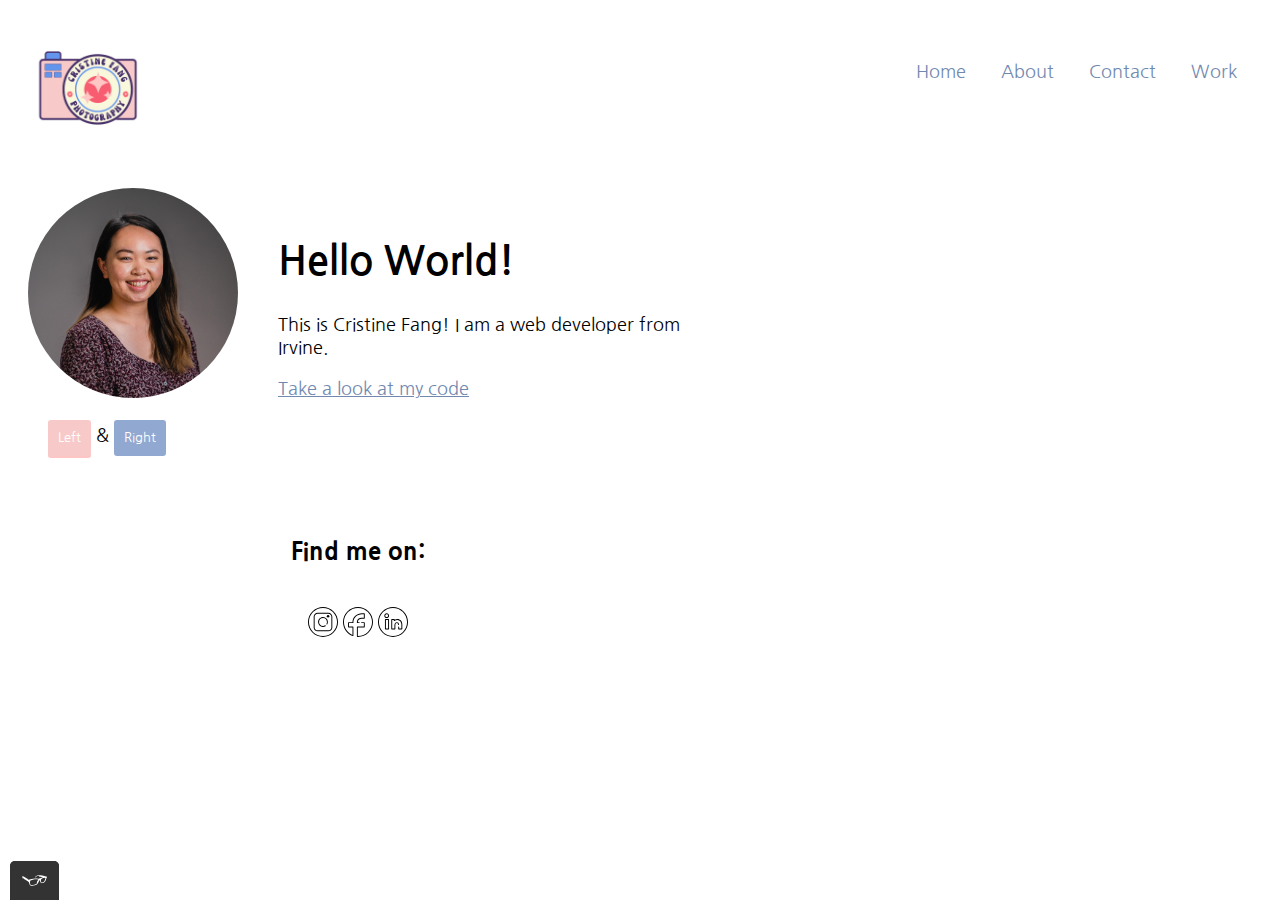
<file: index.html>
<!DOCTYPE html>
<html lang="fr">

<head>
	<title>Cristine's Portfolio</title>
	<link href="https://fonts.googleapis.com/css2?family=Nanum+Gothic:wght@400;700;800&display=swap" rel="stylesheet">
	<link rel="stylesheet" type= "text/css" href="https://necolas.github.io/normalize.css/8.0.1/normalize.css">
	<link rel="shortcut icon" href="img/favicon-32x32.png"/>
	<link rel="stylesheet" type="text/css" href="css/style.production.css"/>
	<meta charset=UTF-8>
</head>
<body>
	<!--This is the Header-->
	<header class="page_header">
		<!--This is for the logo-->
		<img src="img/cristine_logo.png" width="120" height="120" alt="Camera Logo" >
		<nav class="page_header_menubar">
			<ul role="menubar" class="navigation-list">
				<li role="presentation">
					<a href="index.html" role="menuitem" class="navigation-list_item">Home</a>
				</li>
				<li role="presentation">
					<a href="about.html" role="menuitem" class="navigation-list_item">About</a>
				</li>
				<li role="presentation">
					<a href="contact.html" role="menuitem" class="navigation-list_item">Contact</a>
				</li>
				<li role="presentation">
					<a href="work.html" role="menuitem" class="navigation-list_item">Work</a>
				</li>
			</ul>
		</nav>
	</header>


	<!--Main content-->
	<div class=profile>
		<!--This is my portrait-->
		<img src="img/Sis_2019_CristineFang.JPG" width="200" height= "120" alt="This is me" class="self_portrait">
		<div class=profile_text>
			<h1>Hello World!</h1>
			<p> This is Cristine Fang! I am a <span>web</span> developer from Irvine.</p>
			<a href="#">Take a look at my <span>code</span></a>
			<p>
				<button type="button">Left</button> & <button class="button__secondary">Right</button>
			</p>
		</div>
	</div>


	<!--This is the Footer-->
	<footer class=page_footer>
		<h2>Find me on:</h2>
		<div class="social_media">
			<a href="https://www.instagram.com/cristinefang/" target=_blank><img src="img/instagram.svg" width="30" height="30" alt=Instagram></a>
			<a href="https://www.facebook.com/cristinefang123" target=_blank><img src="img/facebook.svg" width="30" height="30" alt=Facebook></a>
			<a href="https://www.linkedin.com/in/cristine-fang" target=_blank><img src="img/linkedin.svg" width="30" height="30" alt=LinkedIn></a>
		</div>
	</footer>
<script src="js/tota11y.min.js"></script>
</body>
</html>
</file>
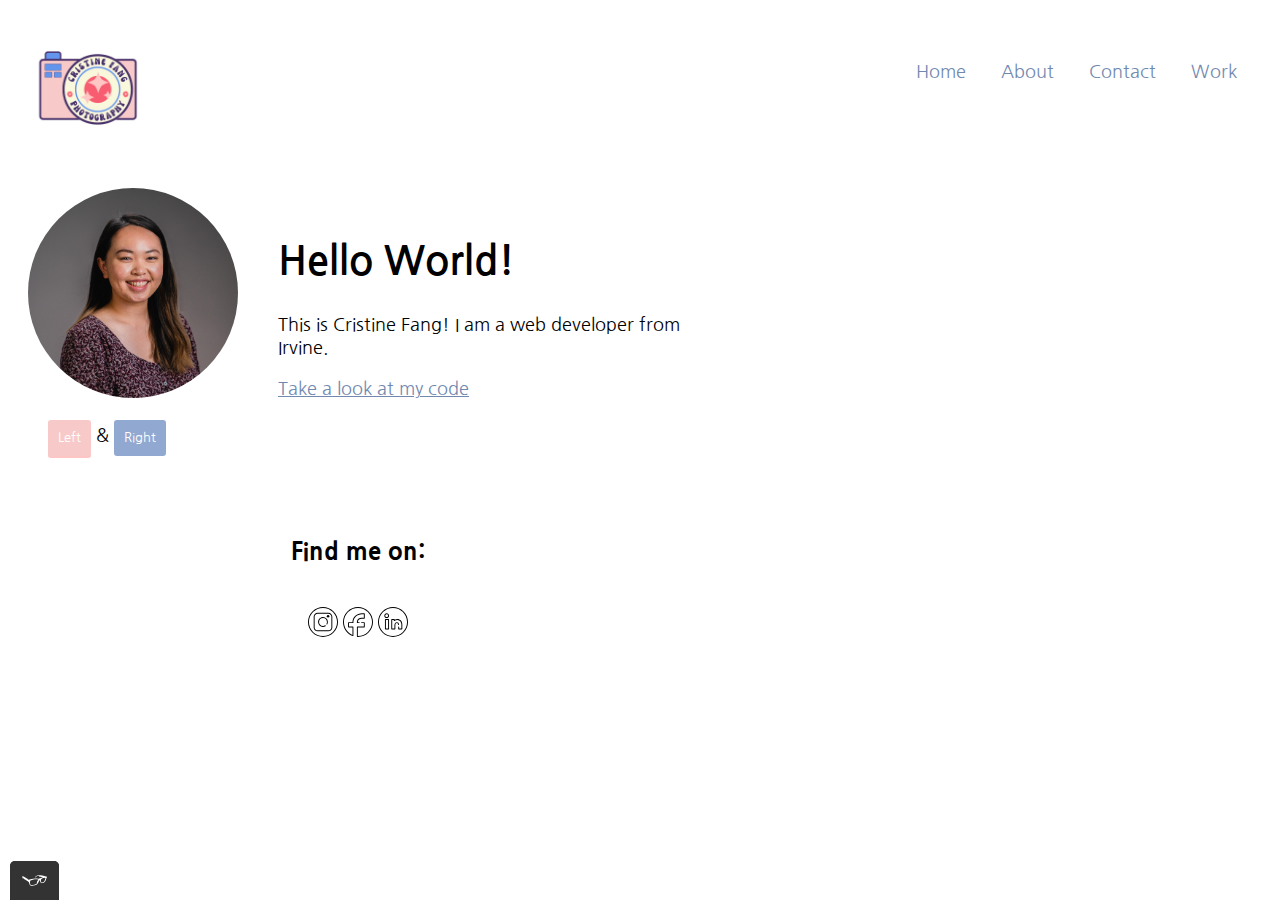
<file: HTML/index.html>
<!DOCTYPE html>
<html>

<head>
	<title>Cristine's HTML Document</title>
	<link href="https://fonts.googleapis.com/css2?family=Nanum+Gothic:wght@400;700;800&display=swap" rel="stylesheet">
	<link rel="stylesheet" type= "text/css" href="https://necolas.github.io/normalize.css/8.0.1/normalize.css">
	<link rel="shortcut icon" href="img/favicon-32x32.png"/>
	<link rel="stylesheet" type="text/css" href="css/styles.css"/>
</head>
<body>
	<!--This is the Header-->
	<header class="page_header">
		<!--This is for the logo-->
		<img src="img/cristine_logo.png" width="120px" height="120px" alt="Camera Logo" >
		<nav class="page_header_menubar">
			<ul role="menubar" class="navigation-list">
				<li role="presentation">
					<a href="index.html" role="menuitem" class="navigation-list_item">Home</a>
				</li>
				<li role="presentation">
					<a href="about.html" role="menuitem" class="navigation-list_item">About</a>
				</li>
				<li role="presentation">
					<a href="contact.html" role="menuitem" class="navigation-list_item">Contact</a>
				</li>
				<li role="presentation">
					<a href="work.html" role="menuitem" class="navigation-list_item">Work</a>
				</li>
			</ul>
		</nav>
	</header>


	<!--Main content-->
	<div class=profile>
		<!--This is my portrait-->
		<img src="img/Sis_2019_CristineFang.JPG" width="200px" height= "120px" alt="This is me" class="self_portrait">
		<div class=profile_text>
			<h1>Hello World!</h1>
			<p> This is Cristine Fang! I am a <span>web</span> developer from Irvine.</p>
			<a href="#">Take a look at my <span>code</span></a>
			<p>
				<button type="button">Left</button> & <button class="button__secondary">Right</button>
			</p>
		</div>
	</div>


	<!--This is the Footer-->
	<footer class=page_footer>
		<h2>Find me on:</h2>
		<div class="social_media">
			<a href="https://www.instagram.com/cristinefang/" target=_blank><img src="img/instagram.svg" width="30px" height="30px" alt=Instagram></a>
			<a href="https://www.facebook.com/cristinefang123" target=_blank><img src="img/facebook.svg" width="30px" height="30px"alt=Facebook></a>
			<a href="https://www.linkedin.com/in/cristine-fang" target=_blank><img src="img/linkedin.svg" width="30px" height="30px" alt=LinkedIn></a>
		</div>
	</footer>
<script src="js/tota11y.min.js"></script>
</body>
</html>
</file>
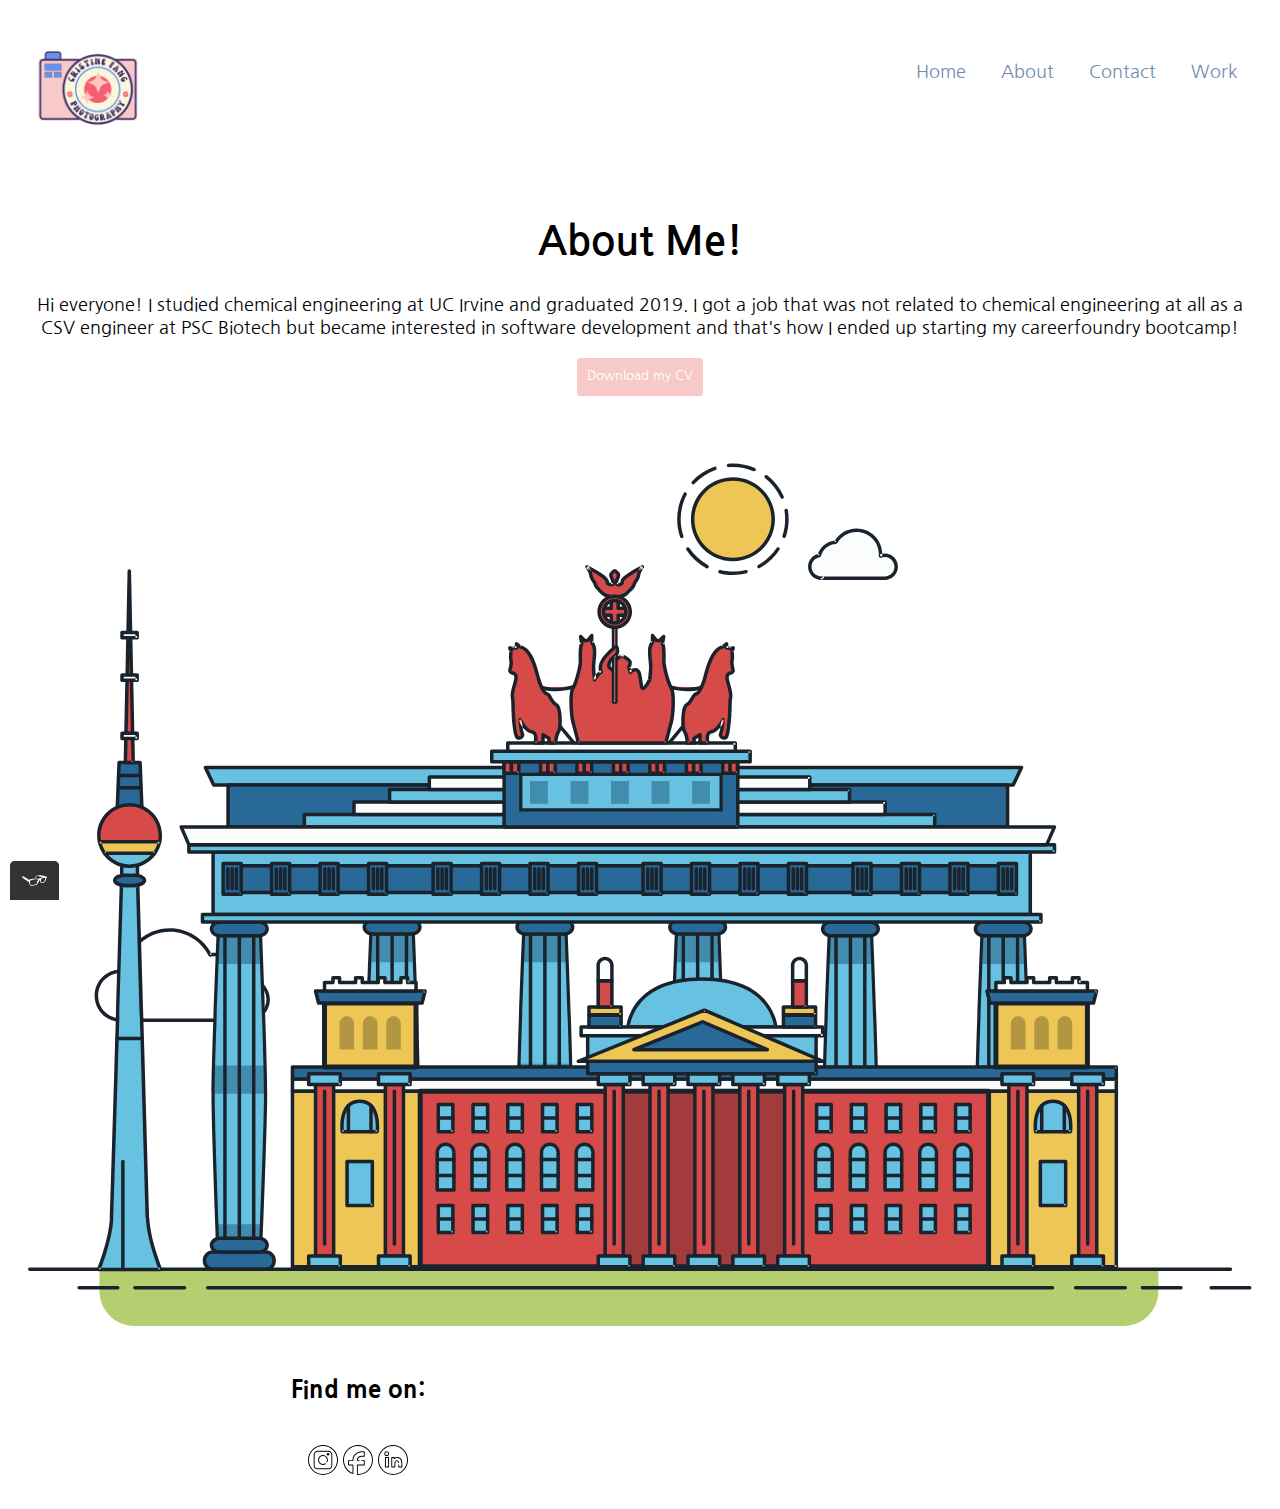
<file: about.html>
<!DOCTYPE html>
<html lang="fr">


<head>
	<title>About Cristine Fang</title>
	<link href="https://fonts.googleapis.com/css2?family=Nanum+Gothic:wght@400;700;800&display=swap" rel="stylesheet">
	<link rel="stylesheet" type= "text/css" href="https://necolas.github.io/normalize.css/8.0.1/normalize.css">
	<link rel="shortcut icon" href="img/favicon-32x32.png"/>
	<link rel="stylesheet" type="text/css" href="css/style.production.css"/>
	<meta charset=UTF-8>
</head>

<body>
	<header class="page_header">
		<!--This is for the logo-->
	<img src="img/cristine_logo.png" width="120" height="120" alt="Camera Logo" >
		<nav class="page_header_menubar">
			<ul role="menubar" class="navigation-list">
				<li role="presentation">
					<a href="index.html" role="menuitem" class="navigation-list_item">Home</a>
				</li>
				<li role="presentation">
					<a href="about.html" role="menuitem" class="navigation-list_item">About</a>
				</li>
				<li role="presentation">
					<a href="contact.html" role="menuitem" class="navigation-list_item">Contact</a>
				</li>
				<li role="presentation">
					<a href="work.html" role="menuitem" class="navigation-list_item">Work</a>
				</li>
			</ul>
		</nav>
	</header>

	<div class="manual_table">
		<h1>About Me!</h1>

		Hi everyone! I studied chemical engineering at UC Irvine and graduated 2019. I got a job that was not related to chemical engineering at all as a CSV engineer at PSC Biotech but became interested in software development and that's how I ended up starting my careerfoundry bootcamp!

	<p>
		<button type: "button"> Download my CV </button>
	</p>
</div>

<div>


	<svg id="about-picture" xmlns="http://www.w3.org/2000/svg" class="berlin-illustration" height="auto" viewBox="0 0 700 505" xmlns:xlink="http://www.w3.org/1999/xlink">
        <defs>
            <polygon id="a" points=".06 231.917 .06 .929 688.717 .929 688.717 231.917"></polygon>
        </defs>
        <g fill="none" fill-rule="evenodd">
          <g transform="translate(0 241)" class="cloud-front">
          <path fill="#1A232C" d="M87.602,29 L87.602,28 C87.326,28.001 87.103,28.024 86.927,28.033 L86.979,29.031 L87.947,28.78 C85.741,20.282 78.041,14.002 68.852,14 C67.858,14 66.904,14.096 65.98,14.231 L66.125,15.22 L67.019,14.772 C62.626,6.015 53.567,0.001 43.102,0 C29.041,0.002 17.524,10.848 16.443,24.632 L17.44,24.71 L17.606,23.724 C16.803,23.589 15.969,23.5 15.102,23.5 C6.817,23.501 0.102,30.215 0.102,38.5 C0.102,46.785 6.817,53.499 15.102,53.5 L87.602,53.5 C94.644,53.499 100.351,47.792 100.352,40.75 C100.351,33.708 94.644,28.001 87.602,28 L87.602,30 C90.573,30 93.254,31.202 95.203,33.149 C97.15,35.097 98.351,37.778 98.352,40.75 C98.351,43.722 97.15,46.403 95.203,48.351 C93.254,50.298 90.573,51.5 87.602,51.5 L15.102,51.5 C11.509,51.5 8.265,50.046 5.909,47.692 C3.555,45.337 2.102,42.093 2.102,38.5 C2.102,34.907 3.555,31.663 5.909,29.308 C8.265,26.954 11.509,25.5 15.102,25.5 C15.831,25.5 16.553,25.575 17.273,25.697 C17.551,25.743 17.832,25.672 18.055,25.499 C18.277,25.325 18.414,25.07 18.436,24.789 C19.436,12.04 30.094,1.998 43.102,2 C52.786,1.999 61.163,7.564 65.231,15.669 C65.425,16.055 65.842,16.272 66.27,16.21 C67.132,16.084 67.988,16 68.852,16 C77.108,15.998 84.027,21.647 86.011,29.283 C86.13,29.741 86.557,30.054 87.031,30.03 C87.27,30.017 87.457,29.999 87.602,30 L87.602,29" transform="translate(38 36)"></path>
            </g>
            <path fill="#B5CE6F" d="M646.484,484.382 C646.484,489.501 644.531,494.62 640.627,498.525 C636.722,502.43 631.603,504.382 626.484,504.382 L60.873,504.382 C55.754,504.382 50.636,502.43 46.731,498.525 C42.826,494.62 40.873,489.501 40.873,484.382 L40.873,471.917 L646.484,471.917 L646.484,484.382"></path>
            <polyline fill="#67C2E2" points="334.824 185.029 101.449 185.029 106.209 195.08 563.438 195.08 568.2 185.029 334.824 185.029"></polyline>
            <path fill="#1A232C" d="M334.824,185.029 L334.824,184.029 L101.449,184.029 C101.104,184.029 100.788,184.203 100.604,184.494 C100.42,184.785 100.398,185.146 100.545,185.457 L105.306,195.508 C105.471,195.856 105.824,196.079 106.209,196.079 L563.438,196.079 C563.824,196.079 564.177,195.856 564.342,195.508 L569.104,185.457 C569.251,185.146 569.229,184.785 569.045,184.494 C568.861,184.203 568.544,184.029 568.2,184.029 L334.824,184.029 L334.824,186.029 L566.62,186.029 L562.806,194.08 L106.842,194.08 L103.029,186.029 L334.824,186.029 L334.824,185.029"></path>
            <polygon fill="#296997" points="114.416 218.974 560.222 218.974 560.222 195.08 114.416 195.08"></polygon>
            <path fill="#1A232C" d="M560.222,218.974 L560.222,217.974 L115.416,217.974 L115.416,196.079 L559.222,196.079 L559.222,218.974 L560.222,218.974 L560.222,217.974 L560.222,218.974 L561.222,218.974 L561.222,195.08 C561.222,194.816 561.115,194.559 560.929,194.372 C560.742,194.186 560.485,194.08 560.222,194.08 L114.416,194.08 C114.152,194.08 113.895,194.186 113.708,194.372 C113.522,194.559 113.416,194.816 113.416,195.08 L113.416,218.974 C113.416,219.237 113.522,219.495 113.708,219.681 C113.895,219.867 114.152,219.974 114.416,219.974 L560.222,219.974 C560.485,219.974 560.742,219.867 560.929,219.681 C561.115,219.495 561.222,219.237 561.222,218.974 L560.222,218.974"></path>
            <polygon fill="#67C2E2" points="105.85 269.08 573.225 269.08 573.225 233.398 105.85 233.398"></polygon>
            <path fill="#1A232C" d="M573.225,233.398 L573.225,232.398 L105.85,232.398 C105.587,232.398 105.329,232.505 105.143,232.691 C104.957,232.877 104.85,233.134 104.85,233.398 L104.85,269.08 C104.85,269.344 104.957,269.601 105.143,269.788 C105.329,269.974 105.587,270.08 105.85,270.08 L573.225,270.08 C573.488,270.08 573.745,269.974 573.932,269.788 C574.118,269.601 574.225,269.344 574.225,269.08 L574.225,233.398 C574.225,233.134 574.118,232.877 573.932,232.691 C573.745,232.505 573.488,232.398 573.225,232.398 L573.225,233.398 L572.225,233.398 L572.225,268.08 L106.85,268.08 L106.85,234.398 L573.225,234.398 L573.225,233.398 L572.225,233.398 L573.225,233.398"></path>
            <polygon fill="#296997" points="116.751 256.508 562.557 256.508 562.557 241.243 116.751 241.243"></polygon>
            <path fill="#1A232C" d="M562.557,256.508 L562.557,255.508 L117.75,255.508 L117.75,242.243 L561.557,242.243 L561.557,256.508 L562.557,256.508 L562.557,255.508 L562.557,256.508 L563.557,256.508 L563.557,241.243 C563.557,240.979 563.45,240.722 563.264,240.535 C563.078,240.349 562.82,240.243 562.557,240.243 L116.75,240.243 C116.487,240.243 116.23,240.349 116.043,240.535 C115.857,240.722 115.751,240.979 115.751,241.243 L115.751,256.508 C115.751,256.771 115.857,257.029 116.043,257.215 C116.23,257.401 116.487,257.508 116.751,257.508 L562.557,257.508 C562.82,257.508 563.077,257.401 563.264,257.215 C563.45,257.029 563.557,256.771 563.557,256.508 L562.557,256.508"></path>
            <polygon fill="#67C2E2" points="158.07 218.974 518.563 218.974 518.563 211.858 158.07 211.858"></polygon>
            <path fill="#1A232C" d="M518.563,211.858 L518.563,210.858 L158.07,210.858 C157.807,210.858 157.549,210.964 157.363,211.151 C157.177,211.337 157.07,211.594 157.07,211.858 L157.07,218.974 C157.07,219.237 157.177,219.495 157.363,219.681 C157.549,219.867 157.807,219.974 158.07,219.974 L518.563,219.974 C518.826,219.974 519.083,219.867 519.27,219.681 C519.456,219.495 519.562,219.237 519.562,218.974 L519.562,211.858 C519.562,211.594 519.456,211.337 519.27,211.151 C519.083,210.964 518.826,210.858 518.563,210.858 L518.563,211.858 L517.563,211.858 L517.563,217.974 L159.07,217.974 L159.07,212.858 L518.563,212.858 L518.563,211.858 L517.563,211.858 L518.563,211.858"></path>
            <polygon fill="#FBFDFC" points="186.438 211.858 490.194 211.858 490.194 204.741 186.438 204.741"></polygon>
            <path fill="#1A232C" d="M490.194,204.741 L490.194,203.741 L186.438,203.741 C186.175,203.741 185.917,203.848 185.731,204.034 C185.545,204.221 185.438,204.478 185.438,204.741 L185.438,211.858 C185.438,212.121 185.545,212.379 185.731,212.565 C185.917,212.751 186.175,212.858 186.438,212.858 L490.194,212.858 C490.458,212.858 490.715,212.751 490.902,212.565 C491.088,212.379 491.194,212.121 491.194,211.858 L491.194,204.741 C491.194,204.478 491.088,204.221 490.902,204.034 C490.715,203.848 490.458,203.741 490.194,203.741 L490.194,204.741 L489.194,204.741 L489.194,210.858 L187.438,210.858 L187.438,205.741 L490.194,205.741 L490.194,204.741 L489.194,204.741 L490.194,204.741"></path>
            <polygon fill="#67C2E2" points="206.805 204.741 469.828 204.741 469.828 197.624 206.805 197.624"></polygon>
            <path fill="#1A232C" d="M469.828,197.624 L469.828,196.624 L206.805,196.624 C206.541,196.624 206.284,196.731 206.098,196.917 C205.911,197.103 205.805,197.361 205.805,197.624 L205.805,204.741 C205.805,205.005 205.911,205.262 206.098,205.449 C206.284,205.635 206.541,205.741 206.805,205.741 L469.828,205.741 C470.091,205.741 470.349,205.635 470.535,205.449 C470.722,205.262 470.828,205.005 470.828,204.741 L470.828,197.624 C470.828,197.361 470.722,197.103 470.535,196.917 C470.349,196.731 470.091,196.624 469.828,196.624 L469.828,197.624 L468.828,197.624 L468.828,203.741 L207.805,203.741 L207.805,198.624 L469.828,198.624 L469.828,197.624 L468.828,197.624 L469.828,197.624"></path>
            <polygon fill="#FBFDFC" points="229.521 197.624 447.111 197.624 447.111 190.509 229.521 190.509"></polygon>
            <path fill="#1A232C" d="M447.111,190.509 L447.111,189.509 L229.521,189.509 C229.258,189.509 229,189.616 228.814,189.802 C228.628,189.988 228.521,190.246 228.521,190.509 L228.521,197.624 C228.521,197.888 228.628,198.145 228.814,198.332 C229,198.518 229.258,198.624 229.521,198.624 L447.111,198.624 C447.375,198.624 447.632,198.518 447.818,198.332 C448.005,198.145 448.111,197.888 448.111,197.624 L448.111,190.509 C448.111,190.246 448.005,189.988 447.818,189.802 C447.632,189.616 447.375,189.509 447.111,189.509 L447.111,190.509 L446.111,190.509 L446.111,196.624 L230.521,196.624 L230.521,191.509 L447.111,191.509 L447.111,190.509 L446.111,190.509 L447.111,190.509"></path>
            <path fill="#67C2E2" d="M135.607,355.447 C135.163,337.766 134.264,313.326 133.648,297.387 C133.274,287.721 133.004,281.18 133.004,281.18 L108.722,281.18 C108.722,281.18 108.452,287.721 108.079,297.387 C107.462,313.326 106.563,337.766 106.119,355.447 C105.953,362.059 105.85,367.732 105.85,371.653 L105.85,371.654 C105.85,386.117 107.243,424.332 108.089,446.189 C108.457,455.706 108.722,462.126 108.722,462.126 L133.004,462.126 C133.004,462.126 133.269,455.706 133.637,446.189 C134.482,424.332 135.876,386.117 135.876,371.654 L135.876,371.653 C135.876,367.732 135.773,362.059 135.607,355.447"></path>
            <path fill="#428DAE" d="M133.648 297.387L108.079 297.387C108.452 287.721 108.722 281.18 108.722 281.18L133.004 281.18C133.004 281.18 133.274 287.721 133.648 297.387M135.876 371.654L105.85 371.654 105.85 371.653C105.85 367.732 105.953 362.059 106.119 355.447L135.607 355.447C135.773 362.059 135.876 367.732 135.876 371.653L135.876 371.654M133.004 462.126L108.722 462.126C108.722 462.126 108.457 455.706 108.089 446.189L133.637 446.189C133.269 455.706 133.004 462.126 133.004 462.126"></path>
            <path fill="#1A232C" d="M109.612,461.199 L132.114,461.199 C132.447,453.007 134.949,390.886 134.949,371.653 C134.949,352.42 132.447,290.299 132.114,282.108 L109.612,282.108 C109.279,290.299 106.778,352.42 106.778,371.653 C106.778,390.886 109.279,453.007 109.612,461.199 Z M133.895,463.054 L107.832,463.054 L107.794,462.164 C107.766,461.466 104.922,392.193 104.922,371.653 C104.922,351.114 107.766,281.839 107.794,281.142 L107.832,280.252 L133.895,280.252 L133.931,281.142 C133.96,281.839 136.804,351.114 136.804,371.653 C136.804,392.193 133.96,461.466 133.931,462.164 L133.895,463.054 L133.895,463.054 Z"></path>
            <path fill="#1A232C" d="M111.638 281.18L111.638 462.126C111.638 462.679 112.086 463.126 112.638 463.126 113.19 463.126 113.638 462.679 113.638 462.126L113.638 281.18C113.638 280.628 113.19 280.18 112.638 280.18 112.086 280.18 111.638 280.628 111.638 281.18M119.863 281.18L119.863 462.126C119.863 462.679 120.311 463.126 120.863 463.126 121.416 463.126 121.863 462.679 121.863 462.126L121.863 281.18C121.863 280.628 121.416 280.18 120.863 280.18 120.311 280.18 119.863 280.628 119.863 281.18M128.088 281.18L128.088 462.126C128.088 462.679 128.536 463.126 129.088 463.126 129.64 463.126 130.088 462.679 130.088 462.126L130.088 281.18C130.088 280.628 129.64 280.18 129.088 280.18 128.536 280.18 128.088 280.628 128.088 281.18"></path>
            <path fill="#296997" d="M136.79,277.265 C136.79,279.418 134.675,281.18 132.09,281.18 L109.636,281.18 C107.051,281.18 104.936,279.418 104.936,277.265 C104.936,275.111 107.051,273.349 109.636,273.349 L132.09,273.349 C134.675,273.349 136.79,275.111 136.79,277.265"></path>
            <path fill="#1A232C" d="M136.79,277.265 L135.79,277.265 C135.789,278.005 135.433,278.704 134.769,279.262 C134.109,279.814 133.155,280.181 132.09,280.18 L109.636,280.18 C108.571,280.181 107.617,279.814 106.956,279.262 C106.293,278.704 105.936,278.005 105.936,277.265 C105.936,276.524 106.293,275.825 106.957,275.267 C107.617,274.715 108.571,274.348 109.636,274.349 L132.09,274.349 C133.155,274.348 134.109,274.716 134.769,275.267 C135.433,275.825 135.789,276.524 135.79,277.265 L137.79,277.265 C137.791,275.851 137.09,274.593 136.049,273.731 C135.006,272.863 133.61,272.35 132.09,272.349 L109.636,272.349 C108.116,272.35 106.72,272.863 105.676,273.731 C104.636,274.593 103.935,275.851 103.936,277.265 C103.935,278.678 104.636,279.937 105.677,280.798 C106.72,281.666 108.116,282.179 109.636,282.18 L132.09,282.18 C133.61,282.179 135.006,281.666 136.049,280.798 C137.09,279.937 137.791,278.678 137.79,277.265 L136.79,277.265"></path>
            <path fill="#296997" d="M140.775,467.217 C140.775,469.803 138.661,471.917 136.076,471.917 L105.65,471.917 C103.065,471.917 100.951,469.803 100.951,467.217 L100.951,466.825 C100.951,464.241 103.065,462.126 105.65,462.126 L136.076,462.126 C138.661,462.126 140.775,464.241 140.775,466.825 L140.775,467.217"></path>
            <path fill="#1A232C" d="M140.775,467.217 L139.775,467.217 C139.775,468.235 139.361,469.155 138.688,469.83 C138.013,470.503 137.093,470.917 136.076,470.917 L105.65,470.917 C104.633,470.917 103.713,470.504 103.038,469.83 C102.365,469.155 101.951,468.235 101.951,467.217 L101.951,466.825 C101.951,465.808 102.365,464.889 103.038,464.214 C103.713,463.54 104.633,463.127 105.65,463.126 L136.076,463.126 C137.093,463.127 138.013,463.54 138.688,464.214 C139.362,464.889 139.775,465.808 139.775,466.825 L139.775,467.217 L141.775,467.217 L141.775,466.825 C141.772,463.684 139.217,461.13 136.076,461.126 L105.65,461.126 C102.509,461.13 99.955,463.684 99.951,466.825 L99.951,467.217 C99.954,470.36 102.509,472.914 105.65,472.917 L136.076,472.917 C139.217,472.914 141.772,470.36 141.775,467.217 L140.775,467.217"></path>
            <path fill="#296997" d="M136.79,458.208 C136.79,460.363 134.675,462.126 132.09,462.126 L109.636,462.126 C107.051,462.126 104.936,460.363 104.936,458.208 C104.936,456.057 107.051,454.292 109.636,454.292 L132.09,454.292 C134.675,454.292 136.79,456.057 136.79,458.208"></path>
            <path fill="#1A232C" d="M136.79,458.208 L135.79,458.208 C135.789,458.949 135.432,459.649 134.769,460.207 C134.108,460.76 133.154,461.128 132.09,461.126 L109.636,461.126 C108.572,461.128 107.617,460.76 106.957,460.207 C106.293,459.649 105.936,458.949 105.936,458.208 C105.936,457.47 106.293,456.77 106.957,456.212 C107.617,455.659 108.572,455.291 109.636,455.292 L132.09,455.292 C133.154,455.291 134.108,455.659 134.769,456.212 C135.433,456.77 135.789,457.47 135.79,458.208 L137.79,458.208 C137.791,456.796 137.09,455.538 136.05,454.675 C135.006,453.808 133.61,453.294 132.09,453.292 L109.636,453.292 C108.115,453.294 106.719,453.808 105.676,454.675 C104.636,455.538 103.935,456.796 103.936,458.208 C103.935,459.622 104.636,460.881 105.676,461.743 C106.72,462.611 108.116,463.125 109.636,463.126 L132.09,463.126 C133.61,463.125 135.006,462.611 136.05,461.743 C137.09,460.881 137.791,459.622 137.79,458.208 L136.79,458.208"></path>
            <path fill="#67C2E2" d="M572.471,355.447 C572.025,337.766 571.126,313.326 570.51,297.387 C570.137,287.721 569.867,281.18 569.867,281.18 L545.585,281.18 C545.585,281.18 545.315,287.721 544.942,297.387 C544.326,313.326 543.427,337.766 542.981,355.447 C542.815,362.059 542.713,367.732 542.713,371.653 L542.713,371.654 C542.713,386.117 544.107,424.332 544.952,446.189 C545.32,455.706 545.585,462.126 545.585,462.126 L569.867,462.126 C569.867,462.126 570.132,455.706 570.499,446.189 C571.346,424.332 572.739,386.117 572.739,371.654 L572.739,371.653 C572.739,367.732 572.637,362.059 572.471,355.447"></path>
            <path fill="#428DAE" d="M569.582 297.387L566.951 297.387 566.951 282.108 568.977 282.108C569.063 284.206 569.29 289.841 569.582 297.387M564.951 297.387L545.871 297.387C546.162 289.841 546.39 284.206 546.476 282.108L564.951 282.108 564.951 297.387M571.8 369.187L566.951 369.187 566.951 356.265 571.562 356.265C571.685 361.272 571.771 365.701 571.8 369.187M564.951 369.187L543.653 369.187C543.684 365.512 543.777 360.79 543.912 355.447L553.551 355.447 553.551 356.265 564.951 356.265 564.951 369.187"></path>
            <path fill="#1A232C" d="M546.476,461.199 L568.977,461.199 C569.31,453.007 571.812,390.886 571.812,371.653 C571.812,352.42 569.31,290.299 568.977,282.108 L546.476,282.108 C546.142,290.299 543.642,352.42 543.642,371.653 C543.642,390.886 546.142,453.007 546.476,461.199 M570.758,463.054 L544.694,463.054 L544.658,462.164 C544.629,461.466 541.785,392.193 541.785,371.653 C541.785,351.114 544.629,281.839 544.658,281.142 L544.694,280.252 L570.758,280.252 L570.795,281.142 C570.823,281.839 573.667,351.114 573.667,371.653 C573.667,392.193 570.823,461.466 570.795,462.164 L570.758,463.054"></path>
            <path fill="#1A232C" d="M548.501 281.18L548.501 462.126C548.501 462.679 548.949 463.126 549.501 463.126 550.053 463.126 550.501 462.679 550.501 462.126L550.501 281.18C550.501 280.628 550.053 280.18 549.501 280.18 548.949 280.18 548.501 280.628 548.501 281.18M556.727 281.18L556.727 462.126C556.727 462.679 557.174 463.126 557.727 463.126 558.279 463.126 558.727 462.679 558.727 462.126L558.727 281.18C558.727 280.628 558.279 280.18 557.727 280.18 557.174 280.18 556.727 280.628 556.727 281.18M564.951 281.18L564.951 462.126C564.951 462.679 565.399 463.126 565.951 463.126 566.503 463.126 566.951 462.679 566.951 462.126L566.951 281.18C566.951 280.628 566.503 280.18 565.951 280.18 565.399 280.18 564.951 280.628 564.951 281.18"></path>
            <path fill="#296997" d="M573.653,277.265 C573.653,279.418 571.537,281.18 568.953,281.18 L546.499,281.18 C543.915,281.18 541.799,279.418 541.799,277.265 C541.799,275.111 543.915,273.349 546.499,273.349 L568.953,273.349 C571.537,273.349 573.653,275.111 573.653,277.265"></path>
            <path fill="#1A232C" d="M573.653,277.265 L572.653,277.265 C572.653,278.005 572.296,278.704 571.632,279.262 C570.972,279.814 570.017,280.181 568.953,280.18 L546.499,280.18 C545.435,280.181 544.48,279.814 543.82,279.262 C543.156,278.704 542.8,278.005 542.799,277.265 C542.8,276.525 543.156,275.825 543.82,275.267 C544.481,274.715 545.435,274.348 546.499,274.349 L568.953,274.349 C570.017,274.348 570.972,274.715 571.632,275.267 C572.296,275.825 572.653,276.525 572.653,277.265 L574.653,277.265 C574.654,275.851 573.953,274.593 572.912,273.731 C571.869,272.863 570.473,272.35 568.953,272.349 L546.499,272.349 C544.979,272.35 543.583,272.863 542.54,273.731 C541.499,274.593 540.798,275.851 540.799,277.265 C540.798,278.679 541.499,279.937 542.54,280.798 C543.583,281.666 544.979,282.179 546.499,282.18 L568.953,282.18 C570.473,282.179 571.869,281.666 572.912,280.798 C573.953,279.937 574.654,278.679 574.653,277.265 L573.653,277.265"></path>
            <path fill="#296997" d="M577.639,467.217 C577.639,469.803 575.524,471.917 572.938,471.917 L542.514,471.917 C539.929,471.917 537.813,469.803 537.813,467.217 L537.813,466.825 C537.813,464.241 539.929,462.126 542.514,462.126 L572.938,462.126 C575.524,462.126 577.639,464.241 577.639,466.825 L577.639,467.217"></path>
            <path fill="#1A232C" d="M577.639,467.217 L576.639,467.217 C576.638,468.235 576.225,469.155 575.551,469.83 C574.876,470.503 573.956,470.917 572.938,470.917 L542.514,470.917 C541.497,470.917 540.576,470.503 539.901,469.83 C539.227,469.155 538.814,468.234 538.813,467.217 L538.813,466.825 C538.814,465.808 539.227,464.889 539.901,464.214 C540.576,463.54 541.497,463.127 542.514,463.126 L572.938,463.126 C573.956,463.127 574.876,463.54 575.551,464.214 C576.225,464.888 576.638,465.808 576.639,466.825 L576.639,467.217 L578.639,467.217 L578.639,466.825 C578.635,463.684 576.081,461.13 572.938,461.126 L542.514,461.126 C539.372,461.13 536.817,463.684 536.813,466.825 L536.813,467.217 C536.817,470.36 539.372,472.914 542.514,472.917 L572.938,472.917 C576.081,472.914 578.635,470.359 578.639,467.217 L577.639,467.217"></path>
            <path fill="#296997" d="M573.653,458.208 C573.653,460.363 571.537,462.126 568.953,462.126 L546.499,462.126 C543.915,462.126 541.799,460.363 541.799,458.208 C541.799,456.057 543.915,454.292 546.499,454.292 L568.953,454.292 C571.537,454.292 573.653,456.057 573.653,458.208"></path>
            <path fill="#1A232C" d="M573.653,458.208 L572.653,458.208 C572.653,458.949 572.296,459.649 571.632,460.207 C570.971,460.76 570.017,461.128 568.953,461.126 L546.499,461.126 C545.435,461.128 544.481,460.76 543.82,460.207 C543.157,459.649 542.799,458.949 542.799,458.208 C542.799,457.47 543.156,456.77 543.82,456.212 C544.481,455.659 545.435,455.291 546.499,455.292 L568.953,455.292 C570.017,455.291 570.971,455.659 571.632,456.212 C572.296,456.77 572.653,457.47 572.653,458.208 L574.653,458.208 C574.654,456.796 573.953,455.538 572.912,454.675 C571.869,453.808 570.473,453.294 568.953,453.292 L546.499,453.292 C544.979,453.294 543.583,453.808 542.54,454.675 C541.499,455.538 540.798,456.796 540.799,458.208 C540.798,459.622 541.499,460.881 542.54,461.743 C543.583,462.611 544.979,463.125 546.499,463.126 L568.953,463.126 C570.473,463.125 571.869,462.611 572.912,461.743 C573.953,460.881 574.654,459.622 574.653,458.208 L573.653,458.208"></path>
            <path fill="#67C2E2" d="M485.098,355.447 C484.654,337.766 483.753,313.326 483.137,297.387 C482.764,287.721 482.494,281.18 482.494,281.18 L458.213,281.18 C458.213,281.18 457.942,287.721 457.569,297.387 C456.953,313.326 456.055,337.766 455.608,355.447 C455.443,362.059 455.34,367.732 455.34,371.653 L455.34,371.654 C455.34,386.117 456.733,424.332 457.58,446.189 C457.948,455.706 458.213,462.126 458.213,462.126 L482.494,462.126 C482.494,462.126 482.759,455.706 483.126,446.189 C483.973,424.332 485.366,386.117 485.366,371.654 L485.366,371.653 C485.366,367.732 485.265,362.059 485.098,355.447"></path>
            <path fill="#428DAE" d="M483.137 297.387L457.569 297.387C457.942 287.721 458.213 281.18 458.213 281.18L482.494 281.18C482.494 281.18 482.764 287.721 483.137 297.387M485.355 369.187L455.351 369.187C455.382 365.502 455.475 360.78 455.608 355.447L485.098 355.447C485.232 360.78 485.325 365.502 485.355 369.187"></path>
            <path fill="#1A232C" d="M459.103,461.199 L481.605,461.199 C481.938,453.007 484.439,390.886 484.439,371.653 C484.439,352.42 481.938,290.299 481.605,282.108 L459.103,282.108 C458.769,290.299 456.268,352.42 456.268,371.653 C456.268,390.886 458.769,453.007 459.103,461.199 Z M483.386,463.054 L457.321,463.054 L457.285,462.164 C457.256,461.466 454.412,392.193 454.412,371.653 C454.412,351.114 457.256,281.839 457.285,281.142 L457.321,280.252 L483.386,280.252 L483.422,281.142 C483.45,281.839 486.294,351.114 486.294,371.653 C486.294,392.193 483.45,461.466 483.422,462.164 L483.386,463.054 L483.386,463.054 Z"></path>
            <path fill="#1A232C" d="M461.128 281.18L461.128 462.126C461.128 462.679 461.576 463.126 462.128 463.126 462.68 463.126 463.128 462.679 463.128 462.126L463.128 281.18C463.128 280.628 462.68 280.18 462.128 280.18 461.576 280.18 461.128 280.628 461.128 281.18M469.354 281.18L469.354 462.126C469.354 462.679 469.801 463.126 470.354 463.126 470.906 463.126 471.354 462.679 471.354 462.126L471.354 281.18C471.354 280.628 470.906 280.18 470.354 280.18 469.801 280.18 469.354 280.628 469.354 281.18M477.578 281.18L477.578 462.126C477.578 462.679 478.026 463.126 478.578 463.126 479.13 463.126 479.578 462.679 479.578 462.126L479.578 281.18C479.578 280.628 479.13 280.18 478.578 280.18 478.026 280.18 477.578 280.628 477.578 281.18"></path>
            <path fill="#296997" d="M486.281,277.265 C486.281,279.418 484.164,281.18 481.58,281.18 L459.126,281.18 C456.542,281.18 454.426,279.418 454.426,277.265 C454.426,275.111 456.542,273.349 459.126,273.349 L481.58,273.349 C484.164,273.349 486.281,275.111 486.281,277.265"></path>
            <path fill="#1A232C" d="M486.281,277.265 L485.281,277.265 C485.281,278.005 484.924,278.704 484.26,279.262 C483.599,279.814 482.644,280.181 481.58,280.18 L459.126,280.18 C458.062,280.181 457.107,279.814 456.447,279.262 C455.783,278.704 455.427,278.005 455.426,277.265 C455.427,276.525 455.783,275.825 456.447,275.267 C457.108,274.715 458.062,274.348 459.126,274.349 L481.58,274.349 C482.644,274.348 483.599,274.716 484.26,275.268 C484.924,275.825 485.281,276.525 485.281,277.265 L487.281,277.265 C487.282,275.851 486.58,274.593 485.54,273.731 C484.496,272.863 483.1,272.35 481.58,272.349 L459.126,272.349 C457.606,272.35 456.21,272.863 455.167,273.731 C454.126,274.593 453.425,275.851 453.426,277.265 C453.425,278.679 454.126,279.937 455.167,280.798 C456.21,281.666 457.606,282.179 459.126,282.18 L481.58,282.18 C483.1,282.179 484.496,281.666 485.54,280.799 C486.58,279.937 487.282,278.679 487.281,277.265 L486.281,277.265"></path>
            <path fill="#296997" d="M490.266,467.217 C490.266,469.803 488.151,471.917 485.565,471.917 L455.141,471.917 C452.556,471.917 450.44,469.803 450.44,467.217 L450.44,466.825 C450.44,464.241 452.556,462.126 455.141,462.126 L485.565,462.126 C488.151,462.126 490.266,464.241 490.266,466.825 L490.266,467.217"></path>
            <path fill="#1A232C" d="M490.266,467.217 L489.266,467.217 C489.265,468.235 488.852,469.155 488.178,469.83 C487.503,470.503 486.583,470.917 485.565,470.917 L455.141,470.917 C454.124,470.917 453.203,470.503 452.528,469.83 C451.854,469.155 451.441,468.234 451.44,467.217 L451.44,466.825 C451.441,465.808 451.854,464.889 452.528,464.214 C453.203,463.54 454.124,463.127 455.141,463.126 L485.565,463.126 C486.583,463.127 487.503,463.54 488.178,464.214 C488.852,464.888 489.265,465.808 489.266,466.825 L489.266,467.217 L491.266,467.217 L491.266,466.825 C491.262,463.684 488.708,461.13 485.565,461.126 L455.141,461.126 C451.999,461.13 449.444,463.684 449.44,466.825 L449.44,467.217 C449.444,470.36 451.999,472.914 455.141,472.917 L485.565,472.917 C488.708,472.914 491.262,470.359 491.266,467.217 L490.266,467.217"></path>
            <path fill="#296997" d="M486.281,458.208 C486.281,460.363 484.164,462.126 481.58,462.126 L459.126,462.126 C456.542,462.126 454.426,460.363 454.426,458.208 C454.426,456.057 456.542,454.292 459.126,454.292 L481.58,454.292 C484.164,454.292 486.281,456.057 486.281,458.208"></path>
            <path fill="#1A232C" d="M486.281,458.208 L485.281,458.208 C485.281,458.949 484.923,459.649 484.26,460.207 C483.599,460.76 482.644,461.128 481.58,461.126 L459.126,461.126 C458.062,461.128 457.108,460.76 456.447,460.207 C455.784,459.649 455.427,458.949 455.426,458.208 C455.426,457.47 455.783,456.77 456.447,456.212 C457.108,455.659 458.062,455.291 459.126,455.292 L481.58,455.292 C482.644,455.291 483.598,455.659 484.26,456.212 C484.924,456.77 485.281,457.47 485.281,458.208 L487.281,458.208 C487.282,456.795 486.58,455.538 485.54,454.675 C484.496,453.808 483.1,453.294 481.58,453.292 L459.126,453.292 C457.606,453.294 456.21,453.808 455.167,454.675 C454.126,455.538 453.425,456.796 453.426,458.208 C453.425,459.622 454.126,460.881 455.167,461.743 C456.21,462.611 457.606,463.125 459.126,463.126 L481.58,463.126 C483.1,463.125 484.496,462.611 485.54,461.743 C486.581,460.881 487.282,459.622 487.281,458.208 L486.281,458.208"></path>
            <path fill="#67C2E2" d="M397.726,354.466 C397.28,336.787 396.381,312.346 395.765,296.407 C395.392,286.742 395.122,280.2 395.122,280.2 L370.84,280.2 C370.84,280.2 370.57,286.742 370.197,296.407 C369.581,312.346 368.682,336.787 368.236,354.466 C368.07,361.078 367.968,366.751 367.968,370.672 L367.968,370.673 C367.968,385.136 369.361,423.352 370.207,445.208 C370.575,454.726 370.84,461.146 370.84,461.146 L395.122,461.146 C395.122,461.146 395.386,454.726 395.754,445.208 C396.601,423.352 397.994,385.136 397.994,370.673 L397.994,370.672 C397.994,366.751 397.892,361.078 397.726,354.466"></path>
            <path fill="#428DAE" d="M394.837 296.407L392.206 296.407 392.206 281.127 394.233 281.127C394.318 283.225 394.545 288.861 394.837 296.407L394.837 296.407zM383.981 296.407L390.206 296.407 390.206 281.127 383.981 281.127 383.981 296.407zM375.756 296.407L381.98 296.407 381.98 281.127 375.756 281.127 375.756 296.407zM373.756 296.407L371.126 296.407C371.417 288.861 371.645 283.225 371.73 281.127L373.756 281.127 373.756 296.407 373.756 296.407zM397.062 369.187L392.206 369.187 392.206 354.466 396.796 354.466C396.943 360.298 397.041 365.389 397.062 369.187L397.062 369.187zM383.981 369.187L390.206 369.187 390.206 354.466 383.981 354.466 383.981 369.187zM375.756 369.187L381.98 369.187 381.98 354.466 375.756 354.466 375.756 369.187zM373.756 369.187L368.9 369.187C368.921 365.389 369.019 360.298 369.166 354.466L373.756 354.466 373.756 369.187 373.756 369.187z"></path>
            <path fill="#1A232C" d="M371.73,460.218 L394.233,460.218 C394.565,452.027 397.066,389.906 397.066,370.672 C397.066,351.44 394.565,289.319 394.233,281.127 L371.73,281.127 C371.397,289.319 368.895,351.44 368.895,370.672 C368.895,389.906 371.397,452.027 371.73,460.218 M396.013,462.074 L369.949,462.074 L369.912,461.184 C369.884,460.486 367.04,391.212 367.04,370.672 C367.04,350.133 369.884,280.859 369.912,280.162 L369.949,279.272 L396.013,279.272 L396.05,280.162 C396.078,280.859 398.922,350.133 398.922,370.672 C398.922,391.212 396.078,460.486 396.05,461.184 L396.013,462.074"></path>
            <path fill="#1A232C" d="M373.756 280.2L373.756 461.146C373.756 461.698 374.203 462.146 374.756 462.146 375.308 462.146 375.756 461.698 375.756 461.146L375.756 280.2C375.756 279.647 375.308 279.2 374.756 279.2 374.203 279.2 373.756 279.647 373.756 280.2M381.98 280.2L381.98 461.146C381.98 461.698 382.428 462.146 382.98 462.146 383.533 462.146 383.981 461.698 383.981 461.146L383.981 280.2C383.981 279.647 383.533 279.2 382.98 279.2 382.428 279.2 381.98 279.647 381.98 280.2M390.206 280.2L390.206 461.146C390.206 461.698 390.654 462.146 391.206 462.146 391.758 462.146 392.206 461.698 392.206 461.146L392.206 280.2C392.206 279.647 391.758 279.2 391.206 279.2 390.654 279.2 390.206 279.647 390.206 280.2"></path>
            <path fill="#296997" d="M398.908,276.285 C398.908,278.439 396.792,280.2 394.208,280.2 L371.754,280.2 C369.17,280.2 367.053,278.439 367.053,276.285 C367.053,274.13 369.17,272.369 371.754,272.369 L394.208,272.369 C396.792,272.369 398.908,274.13 398.908,276.285"></path>
            <path fill="#1A232C" d="M398.908,276.285 L397.908,276.285 C397.907,277.025 397.551,277.724 396.887,278.281 C396.227,278.833 395.272,279.201 394.208,279.2 L371.754,279.2 C370.69,279.201 369.735,278.833 369.074,278.281 C368.41,277.724 368.053,277.025 368.053,276.285 C368.053,275.544 368.41,274.845 369.074,274.287 C369.735,273.735 370.69,273.367 371.754,273.369 L394.208,273.369 C395.272,273.367 396.227,273.735 396.887,274.287 C397.551,274.844 397.907,275.544 397.908,276.285 L399.908,276.285 C399.909,274.871 399.208,273.612 398.167,272.75 C397.124,271.883 395.728,271.37 394.208,271.369 L371.754,271.369 C370.234,271.37 368.838,271.883 367.794,272.75 C366.754,273.612 366.052,274.871 366.053,276.285 C366.052,277.699 366.754,278.957 367.795,279.818 C368.838,280.686 370.234,281.198 371.754,281.2 L394.208,281.2 C395.728,281.198 397.123,280.686 398.167,279.818 C399.208,278.957 399.909,277.698 399.908,276.285 L398.908,276.285"></path>
            <path fill="#296997" d="M402.894,466.237 C402.894,468.823 400.779,470.937 398.193,470.937 L367.768,470.937 C365.183,470.937 363.068,468.823 363.068,466.237 L363.068,465.844 C363.068,463.26 365.183,461.146 367.768,461.146 L398.193,461.146 C400.779,461.146 402.894,463.26 402.894,465.844 L402.894,466.237"></path>
            <path fill="#1A232C" d="M402.894,466.237 L401.894,466.237 C401.893,467.254 401.48,468.174 400.806,468.849 C400.131,469.523 399.211,469.937 398.193,469.937 L367.768,469.937 C366.751,469.937 365.831,469.523 365.156,468.849 C364.482,468.174 364.069,467.254 364.068,466.237 L364.068,465.844 C364.069,464.828 364.482,463.908 365.156,463.233 C365.831,462.56 366.751,462.146 367.768,462.146 L398.193,462.146 C399.211,462.146 400.131,462.56 400.806,463.233 C401.48,463.908 401.893,464.828 401.894,465.844 L401.894,466.237 L403.894,466.237 L403.894,465.844 C403.89,462.703 401.336,460.15 398.193,460.146 L367.768,460.146 C364.626,460.15 362.072,462.703 362.068,465.844 L362.068,466.237 C362.072,469.379 364.626,471.933 367.768,471.937 L398.193,471.937 C401.336,471.933 403.89,469.379 403.894,466.237 L402.894,466.237"></path>
            <path fill="#296997" d="M398.908,457.228 C398.908,459.382 396.792,461.146 394.208,461.146 L371.754,461.146 C369.17,461.146 367.053,459.382 367.053,457.228 C367.053,455.077 369.17,453.312 371.754,453.312 L394.208,453.312 C396.792,453.312 398.908,455.077 398.908,457.228"></path>
            <path fill="#1A232C" d="M398.908,457.228 L397.908,457.228 C397.908,457.968 397.55,458.669 396.887,459.226 C396.226,459.779 395.272,460.147 394.208,460.146 L371.754,460.146 C370.69,460.147 369.736,459.779 369.074,459.226 C368.411,458.668 368.053,457.968 368.053,457.228 C368.053,456.489 368.41,455.789 369.074,455.231 C369.736,454.679 370.69,454.311 371.754,454.312 L394.208,454.312 C395.272,454.311 396.226,454.679 396.887,455.231 C397.551,455.789 397.908,456.489 397.908,457.228 L399.908,457.228 C399.909,455.815 399.208,454.557 398.167,453.695 C397.124,452.827 395.728,452.313 394.208,452.312 L371.754,452.312 C370.234,452.313 368.838,452.827 367.794,453.695 C366.754,454.557 366.052,455.815 366.053,457.228 C366.052,458.642 366.753,459.901 367.794,460.763 C368.838,461.631 370.234,462.145 371.754,462.146 L394.208,462.146 C395.728,462.145 397.124,461.631 398.167,460.763 C399.208,459.9 399.909,458.642 399.908,457.228 L398.908,457.228"></path>
            <path fill="#67C2E2" d="M310.353,354.466 C309.908,336.787 309.009,312.346 308.393,296.407 C308.019,286.742 307.75,280.2 307.75,280.2 L283.467,280.2 C283.467,280.2 283.198,286.742 282.824,296.407 C282.208,312.346 281.309,336.787 280.864,354.466 C280.698,361.078 280.596,366.751 280.596,370.672 L280.596,370.673 C280.596,385.136 281.989,423.352 282.834,445.208 C283.202,454.726 283.467,461.146 283.467,461.146 L307.75,461.146 C307.75,461.146 308.014,454.726 308.382,445.208 C309.228,423.352 310.622,385.136 310.622,370.673 L310.622,370.672 C310.622,366.751 310.518,361.078 310.353,354.466"></path>
            <path fill="#428DAE" d="M308.393 296.407L282.824 296.407C283.198 286.742 283.467 280.2 283.467 280.2L307.75 280.2C307.75 280.2 308.019 286.742 308.393 296.407M310.617 369.187L280.6 369.187C280.621 365.377 280.718 360.285 280.864 354.466L310.353 354.466C310.498 360.285 310.596 365.377 310.617 369.187"></path>
            <path fill="#1A232C" d="M284.357,460.218 L306.86,460.218 C307.193,452.027 309.694,389.906 309.694,370.672 C309.694,351.44 307.193,289.319 306.86,281.127 L284.357,281.127 C284.024,289.319 281.523,351.44 281.523,370.672 C281.523,389.906 284.024,452.027 284.357,460.218 Z M308.639,462.074 L282.576,462.074 L282.54,461.184 C282.511,460.486 279.668,391.212 279.668,370.672 C279.668,350.133 282.511,280.859 282.54,280.162 L282.576,279.272 L308.639,279.272 L308.677,280.162 C308.706,280.859 311.549,350.133 311.549,370.672 C311.549,391.212 308.706,460.486 308.677,461.184 L308.639,462.074 L308.639,462.074 Z"></path>
            <path fill="#1A232C" d="M286.383 280.2L286.383 461.146C286.383 461.698 286.831 462.146 287.383 462.146 287.936 462.146 288.383 461.698 288.383 461.146L288.383 280.2C288.383 279.647 287.936 279.2 287.383 279.2 286.831 279.2 286.383 279.647 286.383 280.2M294.608 280.2L294.608 461.146C294.608 461.698 295.056 462.146 295.608 462.146 296.161 462.146 296.608 461.698 296.608 461.146L296.608 280.2C296.608 279.647 296.161 279.2 295.608 279.2 295.056 279.2 294.608 279.647 294.608 280.2M302.834 280.2L302.834 461.146C302.834 461.698 303.281 462.146 303.834 462.146 304.386 462.146 304.834 461.698 304.834 461.146L304.834 280.2C304.834 279.647 304.386 279.2 303.834 279.2 303.281 279.2 302.834 279.647 302.834 280.2"></path>
            <path fill="#296997" d="M311.535,276.285 C311.535,278.439 309.42,280.2 306.836,280.2 L284.381,280.2 C281.797,280.2 279.681,278.439 279.681,276.285 C279.681,274.13 281.797,272.369 284.381,272.369 L306.836,272.369 C309.42,272.369 311.535,274.13 311.535,276.285"></path>
            <path fill="#1A232C" d="M311.535,276.285 L310.535,276.285 C310.534,277.025 310.177,277.724 309.514,278.282 C308.854,278.833 307.901,279.201 306.836,279.2 L284.381,279.2 C283.316,279.201 282.362,278.833 281.702,278.281 C281.038,277.724 280.681,277.025 280.681,276.285 C280.681,275.544 281.038,274.844 281.702,274.287 C282.362,273.735 283.317,273.367 284.381,273.369 L306.836,273.369 C307.9,273.367 308.854,273.735 309.514,274.287 C310.177,274.844 310.534,275.544 310.535,276.285 L312.535,276.285 C312.535,274.871 311.835,273.613 310.795,272.75 C309.751,271.883 308.356,271.37 306.836,271.369 L284.381,271.369 C282.861,271.37 281.465,271.883 280.422,272.75 C279.381,273.612 278.68,274.871 278.681,276.285 C278.68,277.698 279.381,278.957 280.422,279.818 C281.465,280.686 282.861,281.198 284.381,281.2 L306.836,281.2 C308.356,281.198 309.751,280.685 310.794,279.818 C311.835,278.956 312.535,277.698 312.535,276.285 L311.535,276.285"></path>
            <path fill="#296997" d="M315.522,466.237 C315.522,468.823 313.407,470.937 310.821,470.937 L280.396,470.937 C277.811,470.937 275.696,468.823 275.696,466.237 L275.696,465.844 C275.696,463.26 277.811,461.146 280.396,461.146 L310.821,461.146 C313.407,461.146 315.522,463.26 315.522,465.844 L315.522,466.237"></path>
            <path fill="#1A232C" d="M315.522,466.237 L314.522,466.237 C314.521,467.254 314.108,468.174 313.434,468.849 C312.759,469.523 311.838,469.937 310.821,469.937 L280.396,469.937 C279.379,469.937 278.458,469.523 277.783,468.849 C277.11,468.174 276.696,467.254 276.696,466.237 L276.696,465.844 C276.696,464.828 277.11,463.908 277.783,463.233 C278.458,462.56 279.379,462.146 280.396,462.146 L310.821,462.146 C311.838,462.146 312.759,462.56 313.434,463.233 C314.108,463.908 314.521,464.828 314.522,465.844 L314.522,466.237 L316.521,466.237 L316.521,465.844 C316.518,462.703 313.963,460.15 310.821,460.146 L280.396,460.146 C277.254,460.15 274.7,462.703 274.696,465.844 L274.696,466.237 C274.699,469.379 277.254,471.933 280.396,471.937 L310.821,471.937 C313.963,471.933 316.518,469.379 316.521,466.237 L315.522,466.237"></path>
            <path fill="#296997" d="M311.535,457.228 C311.535,459.382 309.42,461.146 306.836,461.146 L284.381,461.146 C281.797,461.146 279.681,459.382 279.681,457.228 C279.681,455.077 281.797,453.312 284.381,453.312 L306.836,453.312 C309.42,453.312 311.535,455.077 311.535,457.228"></path>
            <path fill="#1A232C" d="M311.535,457.228 L310.535,457.228 C310.534,457.969 310.177,458.669 309.514,459.227 C308.854,459.779 307.9,460.147 306.836,460.146 L284.381,460.146 C283.317,460.147 282.363,459.779 281.702,459.227 C281.038,458.669 280.681,457.968 280.681,457.228 C280.681,456.489 281.038,455.789 281.702,455.231 C282.363,454.679 283.317,454.311 284.381,454.312 L306.836,454.312 C307.9,454.311 308.854,454.679 309.514,455.231 C310.177,455.789 310.534,456.489 310.535,457.228 L312.535,457.228 C312.535,455.815 311.835,454.558 310.795,453.695 C309.752,452.827 308.356,452.313 306.836,452.312 L284.381,452.312 C282.861,452.313 281.465,452.827 280.422,453.695 C279.381,454.557 278.68,455.815 278.681,457.228 C278.68,458.642 279.381,459.9 280.422,460.763 C281.465,461.631 282.861,462.145 284.381,462.146 L306.836,462.146 C308.356,462.145 309.752,461.631 310.795,460.763 C311.835,459.9 312.535,458.641 312.535,457.228 L311.535,457.228"></path>
            <path fill="#67C2E2" d="M222.981,354.466 C222.535,336.787 221.636,312.346 221.02,296.407 C220.647,286.742 220.377,280.2 220.377,280.2 L196.094,280.2 C196.094,280.2 195.825,286.742 195.452,296.407 C194.835,312.346 193.936,336.787 193.491,354.466 C193.325,361.078 193.223,366.751 193.223,370.672 L193.223,370.673 C193.223,385.136 194.616,423.352 195.462,445.208 C195.83,454.726 196.094,461.146 196.094,461.146 L220.377,461.146 C220.377,461.146 220.642,454.726 221.009,445.208 C221.855,423.352 223.249,385.136 223.249,370.673 L223.249,370.672 C223.249,366.751 223.146,361.078 222.981,354.466"></path>
            <path fill="#428DAE" d="M220.091 296.407L209.236 296.407 209.236 281.127 219.487 281.127C219.573 283.225 219.8 288.861 220.091 296.407L220.091 296.407zM201.011 296.407L207.236 296.407 207.236 281.127 201.011 281.127 201.011 296.407zM199.011 296.407L196.381 296.407C196.672 288.861 196.899 283.225 196.985 281.127L199.011 281.127 199.011 296.407 199.011 296.407zM222.317 369.187L209.236 369.187 209.236 356.265 221.923 356.265 221.923 354.466 222.051 354.466C222.198 360.298 222.296 365.389 222.317 369.187L222.317 369.187zM201.011 369.187L207.236 369.187 207.236 356.265 201.011 356.265 201.011 369.187zM199.011 369.187L194.155 369.187C194.174 365.784 194.255 361.345 194.377 356.265L199.011 356.265 199.011 369.187 199.011 369.187z"></path>
            <path fill="#1A232C" d="M196.985,460.218 L219.487,460.218 C219.82,452.027 222.321,389.906 222.321,370.672 C222.321,351.44 219.82,289.319 219.487,281.127 L196.985,281.127 C196.651,289.319 194.151,351.44 194.151,370.672 C194.151,389.906 196.651,452.027 196.985,460.218 M221.267,462.074 L195.204,462.074 L195.167,461.184 C195.138,460.486 192.295,391.212 192.295,370.672 C192.295,350.133 195.138,280.859 195.167,280.162 L195.204,279.272 L221.267,279.272 L221.305,280.162 C221.334,280.859 224.177,350.133 224.177,370.672 C224.177,391.212 221.334,460.486 221.305,461.184 L221.267,462.074"></path>
            <path fill="#1A232C" d="M199.011 280.2L199.011 461.146C199.011 461.698 199.458 462.146 200.011 462.146 200.563 462.146 201.011 461.698 201.011 461.146L201.011 280.2C201.011 279.647 200.563 279.2 200.011 279.2 199.458 279.2 199.011 279.647 199.011 280.2M207.236 280.2L207.236 461.146C207.236 461.698 207.684 462.146 208.236 462.146 208.788 462.146 209.236 461.698 209.236 461.146L209.236 280.2C209.236 279.647 208.788 279.2 208.236 279.2 207.684 279.2 207.236 279.647 207.236 280.2M215.461 280.2L215.461 461.146C215.461 461.698 215.909 462.146 216.461 462.146 217.013 462.146 217.461 461.698 217.461 461.146L217.461 280.2C217.461 279.647 217.013 279.2 216.461 279.2 215.909 279.2 215.461 279.647 215.461 280.2"></path>
            <path fill="#296997" d="M224.162,276.285 C224.162,278.439 222.047,280.2 219.463,280.2 L197.008,280.2 C194.424,280.2 192.308,278.439 192.308,276.285 C192.308,274.13 194.424,272.369 197.008,272.369 L219.463,272.369 C222.047,272.369 224.162,274.13 224.162,276.285"></path>
            <path fill="#1A232C" d="M224.162,276.285 L223.162,276.285 C223.161,277.025 222.805,277.724 222.142,278.282 C221.482,278.833 220.528,279.201 219.463,279.2 L197.008,279.2 C195.944,279.201 194.99,278.833 194.329,278.281 C193.665,277.724 193.308,277.025 193.308,276.285 C193.308,275.544 193.665,274.845 194.329,274.287 C194.99,273.735 195.944,273.367 197.008,273.369 L219.463,273.369 C220.528,273.367 221.481,273.735 222.142,274.287 C222.805,274.844 223.161,275.544 223.162,276.285 L225.162,276.285 C225.163,274.871 224.462,273.613 223.422,272.75 C222.379,271.883 220.983,271.37 219.463,271.369 L197.008,271.369 C195.489,271.37 194.093,271.883 193.049,272.75 C192.008,273.612 191.307,274.871 191.308,276.285 C191.307,277.698 192.008,278.957 193.049,279.818 C194.093,280.686 195.489,281.198 197.008,281.2 L219.463,281.2 C220.983,281.198 222.379,280.686 223.422,279.818 C224.462,278.956 225.163,277.698 225.162,276.285 L224.162,276.285"></path>
            <path fill="#296997" d="M228.149,466.237 C228.149,468.823 226.034,470.937 223.448,470.937 L193.022,470.937 C190.438,470.937 188.323,468.823 188.323,466.237 L188.323,465.844 C188.323,463.26 190.438,461.146 193.022,461.146 L223.448,461.146 C226.034,461.146 228.149,463.26 228.149,465.844 L228.149,466.237"></path>
            <path fill="#1A232C" d="M228.149,466.237 L227.149,466.237 C227.149,467.254 226.735,468.174 226.061,468.849 C225.386,469.523 224.466,469.937 223.448,469.937 L193.022,469.937 C192.006,469.937 191.086,469.523 190.411,468.849 C189.737,468.174 189.324,467.254 189.323,466.237 L189.323,465.844 C189.324,464.828 189.737,463.908 190.411,463.233 C191.086,462.56 192.006,462.146 193.022,462.146 L223.448,462.146 C224.466,462.146 225.386,462.56 226.061,463.233 C226.735,463.908 227.149,464.828 227.149,465.844 L227.149,466.237 L229.149,466.237 L229.149,465.844 C229.145,462.703 226.59,460.15 223.448,460.146 L193.022,460.146 C189.881,460.15 187.327,462.703 187.323,465.844 L187.323,466.237 C187.327,469.379 189.881,471.933 193.022,471.937 L223.448,471.937 C226.59,471.933 229.145,469.379 229.149,466.237 L228.149,466.237"></path>
            <path fill="#296997" d="M224.162,457.228 C224.162,459.382 222.047,461.146 219.463,461.146 L197.008,461.146 C194.424,461.146 192.308,459.382 192.308,457.228 C192.308,455.077 194.424,453.312 197.008,453.312 L219.463,453.312 C222.047,453.312 224.162,455.077 224.162,457.228"></path>
            <path fill="#1A232C" d="M224.162,457.228 L223.162,457.228 C223.161,457.969 222.805,458.669 222.141,459.227 C221.481,459.779 220.527,460.147 219.463,460.146 L197.008,460.146 C195.944,460.147 194.99,459.779 194.329,459.227 C193.665,458.669 193.308,457.968 193.308,457.228 C193.308,456.489 193.665,455.789 194.329,455.231 C194.99,454.679 195.945,454.311 197.008,454.312 L219.463,454.312 C220.527,454.311 221.481,454.679 222.141,455.231 C222.805,455.789 223.161,456.489 223.162,457.228 L225.162,457.228 C225.163,455.815 224.462,454.557 223.422,453.695 C222.379,452.827 220.984,452.313 219.463,452.312 L197.008,452.312 C195.488,452.313 194.092,452.827 193.049,453.695 C192.008,454.557 191.307,455.815 191.308,457.228 C191.307,458.642 192.008,459.9 193.049,460.763 C194.092,461.631 195.488,462.145 197.008,462.146 L219.463,462.146 C220.983,462.145 222.379,461.631 223.422,460.763 C224.462,459.9 225.163,458.641 225.162,457.228 L224.162,457.228"></path>
            <polygon fill="#67C2E2" points="99.774 273.349 579.301 273.349 579.301 269.08 99.774 269.08"></polygon>
            <path fill="#1A232C" d="M579.301,273.349 L579.301,272.349 L100.774,272.349 L100.774,270.08 L578.301,270.08 L578.301,273.349 L579.301,273.349 L579.301,272.349 L579.301,273.349 L580.301,273.349 L580.301,269.08 C580.301,268.817 580.194,268.56 580.008,268.373 C579.822,268.187 579.564,268.08 579.301,268.08 L99.774,268.08 C99.511,268.08 99.254,268.187 99.067,268.373 C98.881,268.56 98.774,268.817 98.774,269.08 L98.774,273.349 C98.774,273.612 98.881,273.87 99.067,274.056 C99.254,274.242 99.511,274.349 99.774,274.349 L579.301,274.349 C579.564,274.349 579.822,274.242 580.008,274.056 C580.194,273.87 580.301,273.612 580.301,273.349 L579.301,273.349"></path>
            <polygon fill="#67C2E2" points="92.01 233.398 587.064 233.398 587.064 229.131 92.01 229.131"></polygon>
            <path fill="#1A232C" d="M587.064,233.398 L587.064,232.398 L93.01,232.398 L93.01,230.131 L586.064,230.131 L586.064,233.398 L587.064,233.398 L587.064,232.398 L587.064,233.398 L588.064,233.398 L588.064,229.131 C588.064,228.868 587.958,228.61 587.772,228.424 C587.585,228.238 587.328,228.131 587.064,228.131 L92.01,228.131 C91.746,228.131 91.489,228.238 91.303,228.424 C91.116,228.61 91.01,228.868 91.01,229.131 L91.01,233.398 C91.01,233.661 91.117,233.919 91.303,234.105 C91.489,234.291 91.746,234.398 92.01,234.398 L587.064,234.398 C587.328,234.398 587.585,234.291 587.771,234.105 C587.958,233.919 588.064,233.661 588.064,233.398 L587.064,233.398"></path>
            <polyline fill="#FBFDFC" points="337.318 218.974 87.572 218.974 92.01 229.131 582.626 229.131 587.064 218.974 337.318 218.974"></polyline>
            <path fill="#1A232C" d="M337.318,218.974 L337.318,217.974 L87.572,217.974 C87.235,217.974 86.92,218.144 86.736,218.426 C86.551,218.709 86.521,219.065 86.656,219.374 L91.093,229.532 C91.253,229.896 91.612,230.131 92.01,230.131 L582.626,230.131 C583.024,230.131 583.383,229.897 583.542,229.532 L587.981,219.374 C588.116,219.065 588.086,218.709 587.901,218.426 C587.716,218.144 587.402,217.974 587.064,217.974 L337.318,217.974 L337.318,219.974 L585.536,219.974 L581.972,228.131 L92.664,228.131 L89.1,219.974 L337.318,219.974 L337.318,218.974"></path>
            <polygon fill="#296997" points="272.283 218.974 405.943 218.974 405.943 181.701 272.283 181.701"></polygon>
            <path fill="#1A232C" d="M405.943,218.974 L405.943,217.974 L273.283,217.974 L273.283,182.701 L404.943,182.701 L404.943,218.974 L405.943,218.974 L405.943,217.974 L405.943,218.974 L406.943,218.974 L406.943,181.701 C406.943,181.437 406.837,181.18 406.65,180.993 C406.464,180.807 406.207,180.701 405.943,180.701 L272.283,180.701 C272.02,180.701 271.762,180.807 271.576,180.993 C271.39,181.18 271.283,181.437 271.283,181.701 L271.283,218.974 C271.283,219.237 271.39,219.495 271.576,219.681 C271.762,219.867 272.02,219.974 272.283,219.974 L405.943,219.974 C406.207,219.974 406.464,219.867 406.65,219.681 C406.837,219.495 406.943,219.237 406.943,218.974 L405.943,218.974"></path>
            <polygon fill="#67C2E2" points="281.833 209.312 396.393 209.312 396.393 188.946 281.833 188.946"></polygon>
            <polygon fill="#428DAE" points="287.111 205.753 297.328 205.753 297.328 192.749 287.111 192.749"></polygon>
            <polygon fill="#428DAE" points="310.284 205.753 320.501 205.753 320.501 192.749 310.284 192.749"></polygon>
            <polygon fill="#428DAE" points="333.457 205.753 343.673 205.753 343.673 192.749 333.457 192.749"></polygon>
            <polygon fill="#428DAE" points="356.63 205.753 366.847 205.753 366.847 192.749 356.63 192.749"></polygon>
            <polygon fill="#428DAE" points="379.804 205.753 390.02 205.753 390.02 192.749 379.804 192.749"></polygon>
            <path fill="#1A232C" d="M282.761,208.384 L395.465,208.384 L395.465,189.873 L282.761,189.873 L282.761,208.384 Z M280.905,210.24 L397.32,210.24 L397.32,188.018 L280.905,188.018 L280.905,210.24 Z"></path>
            <polygon fill="#D64A4A" points="272.283 188.359 276.48 188.359 276.48 181.701 272.283 181.701"></polygon>
            <path fill="#1A232C" d="M276.48,188.359 L276.48,187.359 L273.283,187.359 L273.283,182.701 L275.48,182.701 L275.48,188.359 L276.48,188.359 L276.48,187.359 L276.48,188.359 L277.48,188.359 L277.48,181.701 C277.48,181.437 277.374,181.18 277.188,180.993 C277.001,180.807 276.744,180.701 276.48,180.701 L272.283,180.701 C272.02,180.701 271.762,180.807 271.576,180.993 C271.39,181.18 271.283,181.437 271.283,181.701 L271.283,188.359 C271.283,188.622 271.39,188.88 271.576,189.066 C271.762,189.252 272.02,189.359 272.283,189.359 L276.48,189.359 C276.744,189.359 277.001,189.252 277.188,189.066 C277.374,188.88 277.48,188.622 277.48,188.359 L276.48,188.359"></path>
            <polygon fill="#D64A4A" points="276.48 188.359 280.678 188.359 280.678 181.701 276.48 181.701"></polygon>
            <path fill="#1A232C" d="M280.678,188.359 L280.678,187.359 L277.48,187.359 L277.48,182.701 L279.678,182.701 L279.678,188.359 L280.678,188.359 L280.678,187.359 L280.678,188.359 L281.678,188.359 L281.678,181.701 C281.678,181.437 281.571,181.18 281.385,180.993 C281.199,180.807 280.941,180.701 280.678,180.701 L276.48,180.701 C276.217,180.701 275.96,180.807 275.773,180.993 C275.587,181.18 275.48,181.437 275.48,181.701 L275.48,188.359 C275.48,188.622 275.587,188.88 275.773,189.066 C275.96,189.252 276.217,189.359 276.48,189.359 L280.678,189.359 C280.941,189.359 281.199,189.252 281.385,189.066 C281.571,188.88 281.678,188.622 281.678,188.359 L280.678,188.359"></path>
            <polygon fill="#D64A4A" points="293.13 188.359 297.328 188.359 297.328 181.701 293.13 181.701"></polygon>
            <path fill="#1A232C" d="M297.328,188.359 L297.328,187.359 L294.13,187.359 L294.13,182.701 L296.328,182.701 L296.328,188.359 L297.328,188.359 L297.328,187.359 L297.328,188.359 L298.328,188.359 L298.328,181.701 C298.328,181.437 298.221,181.18 298.035,180.993 C297.849,180.807 297.591,180.701 297.328,180.701 L293.13,180.701 C292.867,180.701 292.609,180.807 292.423,180.993 C292.237,181.18 292.13,181.437 292.13,181.701 L292.13,188.359 C292.13,188.622 292.237,188.88 292.423,189.066 C292.609,189.252 292.867,189.359 293.13,189.359 L297.328,189.359 C297.591,189.359 297.849,189.252 298.035,189.066 C298.221,188.88 298.328,188.622 298.328,188.359 L297.328,188.359"></path>
            <polygon fill="#D64A4A" points="297.328 188.359 301.524 188.359 301.524 181.701 297.328 181.701"></polygon>
            <path fill="#1A232C" d="M301.524,188.359 L301.524,187.359 L298.328,187.359 L298.328,182.701 L300.524,182.701 L300.524,188.359 L301.524,188.359 L301.524,187.359 L301.524,188.359 L302.524,188.359 L302.524,181.701 C302.524,181.437 302.418,181.18 302.232,180.993 C302.045,180.807 301.788,180.701 301.524,180.701 L297.328,180.701 C297.064,180.701 296.807,180.807 296.621,180.993 C296.434,181.18 296.328,181.437 296.328,181.701 L296.328,188.359 C296.328,188.622 296.434,188.88 296.621,189.066 C296.807,189.252 297.064,189.359 297.328,189.359 L301.524,189.359 C301.788,189.359 302.045,189.252 302.232,189.066 C302.418,188.88 302.524,188.622 302.524,188.359 L301.524,188.359"></path>
            <polygon fill="#D64A4A" points="313.977 188.359 318.175 188.359 318.175 181.701 313.977 181.701"></polygon>
            <path fill="#1A232C" d="M318.175,188.359 L318.175,187.359 L314.977,187.359 L314.977,182.701 L317.175,182.701 L317.175,188.359 L318.175,188.359 L318.175,187.359 L318.175,188.359 L319.175,188.359 L319.175,181.701 C319.175,181.437 319.068,181.18 318.882,180.993 C318.696,180.807 318.438,180.701 318.175,180.701 L313.977,180.701 C313.714,180.701 313.456,180.807 313.27,180.993 C313.084,181.18 312.977,181.437 312.977,181.701 L312.977,188.359 C312.977,188.622 313.084,188.88 313.27,189.066 C313.456,189.252 313.714,189.359 313.977,189.359 L318.175,189.359 C318.438,189.359 318.696,189.252 318.882,189.066 C319.068,188.88 319.175,188.622 319.175,188.359 L318.175,188.359"></path>
            <polygon fill="#D64A4A" points="318.175 188.359 322.372 188.359 322.372 181.701 318.175 181.701"></polygon>
            <path fill="#1A232C" d="M322.372,188.359 L322.372,187.359 L319.175,187.359 L319.175,182.701 L321.372,182.701 L321.372,188.359 L322.372,188.359 L322.372,187.359 L322.372,188.359 L323.372,188.359 L323.372,181.701 C323.372,181.437 323.265,181.18 323.079,180.993 C322.893,180.807 322.635,180.701 322.372,180.701 L318.175,180.701 C317.911,180.701 317.654,180.807 317.468,180.993 C317.281,181.18 317.175,181.437 317.175,181.701 L317.175,188.359 C317.175,188.622 317.282,188.88 317.468,189.066 C317.654,189.252 317.911,189.359 318.175,189.359 L322.372,189.359 C322.635,189.359 322.892,189.252 323.079,189.066 C323.265,188.88 323.372,188.622 323.372,188.359 L322.372,188.359"></path>
            <polygon fill="#D64A4A" points="334.824 188.359 339.022 188.359 339.022 181.701 334.824 181.701"></polygon>
            <path fill="#1A232C" d="M339.022,188.359 L339.022,187.359 L335.824,187.359 L335.824,182.701 L338.021,182.701 L338.022,188.359 L339.022,188.359 L339.022,187.359 L339.022,188.359 L340.021,188.359 L340.021,181.701 C340.021,181.437 339.915,181.18 339.729,180.993 C339.542,180.807 339.285,180.701 339.022,180.701 L334.824,180.701 C334.561,180.701 334.303,180.807 334.117,180.993 C333.931,181.18 333.824,181.437 333.824,181.701 L333.824,188.359 C333.824,188.622 333.931,188.88 334.117,189.066 C334.303,189.252 334.561,189.359 334.824,189.359 L339.022,189.359 C339.285,189.359 339.542,189.252 339.729,189.066 C339.915,188.88 340.021,188.622 340.021,188.359 L339.022,188.359"></path>
            <polygon fill="#D64A4A" points="339.022 188.359 343.219 188.359 343.219 181.701 339.022 181.701"></polygon>
            <path fill="#1A232C" d="M343.219,188.359 L343.219,187.359 L340.021,187.359 L340.021,182.701 L342.219,182.701 L342.219,188.359 L343.219,188.359 L343.219,187.359 L343.219,188.359 L344.219,188.359 L344.219,181.701 C344.219,181.437 344.112,181.18 343.926,180.993 C343.74,180.807 343.482,180.701 343.219,180.701 L339.022,180.701 C338.758,180.701 338.501,180.807 338.314,180.993 C338.128,181.18 338.022,181.437 338.022,181.701 L338.022,188.359 C338.022,188.622 338.128,188.88 338.314,189.066 C338.501,189.252 338.758,189.359 339.022,189.359 L343.219,189.359 C343.482,189.359 343.74,189.252 343.926,189.066 C344.112,188.88 344.219,188.622 344.219,188.359 L343.219,188.359"></path>
            <polygon fill="#D64A4A" points="355.671 188.359 359.868 188.359 359.868 181.701 355.671 181.701"></polygon>
            <path fill="#1A232C" d="M359.868,188.359 L359.868,187.359 L356.671,187.359 L356.671,182.701 L358.868,182.701 L358.868,188.359 L359.868,188.359 L359.868,187.359 L359.868,188.359 L360.868,188.359 L360.868,181.701 C360.868,181.437 360.762,181.18 360.575,180.993 C360.389,180.807 360.132,180.701 359.868,180.701 L355.671,180.701 C355.408,180.701 355.15,180.807 354.964,180.993 C354.778,181.18 354.671,181.437 354.671,181.701 L354.671,188.359 C354.671,188.622 354.778,188.88 354.964,189.066 C355.15,189.252 355.408,189.359 355.671,189.359 L359.868,189.359 C360.132,189.359 360.389,189.252 360.575,189.066 C360.762,188.88 360.868,188.622 360.868,188.359 L359.868,188.359"></path>
            <polygon fill="#D64A4A" points="359.868 188.359 364.065 188.359 364.065 181.701 359.868 181.701"></polygon>
            <path fill="#1A232C" d="M364.065,188.359 L364.065,187.359 L360.868,187.359 L360.868,182.701 L363.065,182.701 L363.065,188.359 L364.065,188.359 L364.065,187.359 L364.065,188.359 L365.065,188.359 L365.065,181.701 C365.065,181.437 364.959,181.18 364.773,180.993 C364.586,180.807 364.329,180.701 364.065,180.701 L359.868,180.701 C359.605,180.701 359.347,180.807 359.161,180.993 C358.975,181.18 358.868,181.437 358.868,181.701 L358.868,188.359 C358.868,188.622 358.975,188.88 359.161,189.066 C359.347,189.252 359.605,189.359 359.868,189.359 L364.065,189.359 C364.329,189.359 364.586,189.252 364.773,189.066 C364.959,188.88 365.065,188.622 365.065,188.359 L364.065,188.359"></path>
            <polygon fill="#D64A4A" points="376.518 188.359 380.715 188.359 380.715 181.701 376.518 181.701"></polygon>
            <path fill="#1A232C" d="M380.715,188.359 L380.715,187.359 L377.518,187.359 L377.518,182.701 L379.715,182.701 L379.715,188.359 L380.715,188.359 L380.715,187.359 L380.715,188.359 L381.715,188.359 L381.715,181.701 C381.715,181.437 381.608,181.18 381.422,180.993 C381.236,180.807 380.978,180.701 380.715,180.701 L376.518,180.701 C376.254,180.701 375.997,180.807 375.81,180.993 C375.624,181.18 375.518,181.437 375.518,181.701 L375.518,188.359 C375.518,188.622 375.624,188.88 375.81,189.066 C375.997,189.252 376.254,189.359 376.518,189.359 L380.715,189.359 C380.978,189.359 381.236,189.252 381.422,189.066 C381.608,188.88 381.715,188.622 381.715,188.359 L380.715,188.359"></path>
            <polygon fill="#D64A4A" points="380.715 188.359 384.912 188.359 384.912 181.701 380.715 181.701"></polygon>
            <path fill="#1A232C" d="M384.912,188.359 L384.912,187.359 L381.715,187.359 L381.715,182.701 L383.912,182.701 L383.912,188.359 L384.912,188.359 L384.912,187.359 L384.912,188.359 L385.912,188.359 L385.912,181.701 C385.912,181.437 385.805,181.18 385.619,180.993 C385.433,180.807 385.175,180.701 384.912,180.701 L380.715,180.701 C380.452,180.701 380.194,180.807 380.008,180.993 C379.822,181.18 379.715,181.437 379.715,181.701 L379.715,188.359 C379.715,188.622 379.822,188.88 380.008,189.066 C380.194,189.252 380.452,189.359 380.715,189.359 L384.912,189.359 C385.175,189.359 385.433,189.252 385.619,189.066 C385.805,188.88 385.912,188.622 385.912,188.359 L384.912,188.359"></path>
            <polygon fill="#D64A4A" points="397.364 188.359 401.561 188.359 401.561 181.701 397.364 181.701"></polygon>
            <path fill="#1A232C" d="M401.561,188.359 L401.561,187.359 L398.364,187.359 L398.364,182.701 L400.561,182.701 L400.561,188.359 L401.561,188.359 L401.561,187.359 L401.561,188.359 L402.561,188.359 L402.561,181.701 C402.561,181.437 402.454,181.18 402.268,180.993 C402.081,180.807 401.824,180.701 401.561,180.701 L397.364,180.701 C397.101,180.701 396.843,180.807 396.657,180.993 C396.471,181.18 396.364,181.437 396.364,181.701 L396.364,188.359 C396.364,188.622 396.471,188.88 396.657,189.066 C396.843,189.252 397.101,189.359 397.364,189.359 L401.561,189.359 C401.824,189.359 402.081,189.252 402.268,189.066 C402.454,188.88 402.561,188.622 402.561,188.359 L401.561,188.359"></path>
            <polygon fill="#D64A4A" points="401.561 188.359 405.759 188.359 405.759 181.701 401.561 181.701"></polygon>
            <path fill="#1A232C" d="M405.759,188.359 L405.759,187.359 L402.561,187.359 L402.561,182.701 L404.759,182.701 L404.759,188.359 L405.759,188.359 L405.759,187.359 L405.759,188.359 L406.759,188.359 L406.759,181.701 C406.759,181.437 406.652,181.18 406.466,180.993 C406.28,180.807 406.022,180.701 405.759,180.701 L401.561,180.701 C401.297,180.701 401.04,180.807 400.853,180.993 C400.667,181.18 400.561,181.437 400.561,181.701 L400.561,188.359 C400.561,188.622 400.667,188.88 400.853,189.066 C401.04,189.252 401.297,189.359 401.561,189.359 L405.759,189.359 C406.022,189.359 406.28,189.252 406.466,189.066 C406.652,188.88 406.759,188.622 406.759,188.359 L405.759,188.359"></path>
            <polygon fill="#67C2E2" points="265.221 181.701 413.006 181.701 413.006 175.695 265.221 175.695"></polygon>
            <path fill="#1A232C" d="M413.006,175.695 L413.006,174.695 L265.221,174.695 C264.957,174.695 264.7,174.801 264.514,174.988 C264.327,175.174 264.221,175.431 264.221,175.695 L264.221,181.701 C264.221,181.964 264.327,182.221 264.514,182.408 C264.7,182.594 264.957,182.701 265.221,182.701 L413.006,182.701 C413.269,182.701 413.527,182.594 413.713,182.408 C413.899,182.221 414.006,181.964 414.006,181.701 L414.006,175.695 C414.006,175.431 413.899,175.174 413.713,174.988 C413.527,174.801 413.269,174.695 413.006,174.695 L413.006,175.695 L412.006,175.695 L412.006,180.701 L266.221,180.701 L266.221,176.695 L413.006,176.695 L413.006,175.695 L412.006,175.695 L413.006,175.695"></path>
            <polygon fill="#FBFDFC" points="274.382 175.695 404.506 175.695 404.506 170.979 274.382 170.979"></polygon>
            <path fill="#1A232C" d="M404.506,170.979 L404.506,169.979 L274.382,169.979 C274.119,169.979 273.861,170.086 273.675,170.272 C273.489,170.458 273.382,170.716 273.382,170.979 L273.382,175.695 C273.382,175.958 273.489,176.216 273.675,176.402 C273.861,176.588 274.119,176.695 274.382,176.695 L404.506,176.695 C404.769,176.695 405.027,176.588 405.213,176.402 C405.399,176.216 405.506,175.958 405.506,175.695 L405.506,170.979 C405.506,170.716 405.399,170.458 405.213,170.272 C405.027,170.086 404.769,169.979 404.506,169.979 L404.506,170.979 L403.506,170.979 L403.506,174.695 L275.382,174.695 L275.382,171.979 L404.506,171.979 L404.506,170.979 L403.506,170.979 L404.506,170.979"></path>
            <path fill="#D64A4A" d="M375.91,159.845 L366.735,170.979"></path>
            <path fill="#1A232C" d="M375.138,159.209 L365.964,170.343 C365.612,170.769 365.673,171.399 366.099,171.751 C366.526,172.102 367.156,172.041 367.507,171.615 L376.682,160.481 C377.033,160.055 376.972,159.425 376.546,159.073 C376.12,158.722 375.49,158.783 375.138,159.209"></path>
            <path fill="#D64A4A" d="M401.361,153.429 C401.361,153.429 400.742,167.964 398.733,168.119 C396.723,168.273 395.486,167.037 396.259,165.335 C397.031,163.634 397.495,157.604 397.495,157.604 C397.495,157.604 394.402,164.098 390.847,164.562 C387.29,165.026 388.837,170.979 388.837,170.979 L384.353,170.979 L384.353,166.263 L380.95,168.273 L380.95,170.979 L377.239,170.979 C377.239,170.979 376.621,165.953 375.384,164.252 C374.147,162.552 374.147,150.336 376.775,149.099 C379.404,147.862 380.485,143.068 382.033,142.914 C383.579,142.759 385.435,139.049 386.672,135.183 C387.909,131.317 390.46,117.285 397.418,116.009 L399.506,114.269 L399.506,116.704 C399.506,116.704 400.55,116.473 401.361,116.936 L403.333,116.588 L402.637,118.676 C402.637,118.676 403.101,122.851 402.637,124.011 C402.173,125.17 403.333,129.693 403.333,129.693 C403.333,129.693 402.985,130.737 401.478,131.085 C399.97,131.433 399.622,132.593 399.854,134.448 C400.086,136.304 402.289,141.986 401.825,144.653 C401.361,147.321 401.519,150.726 401.361,153.429"></path>
            <path fill="#1A232C" d="M401.361,153.429 L400.362,153.387 C400.362,153.387 400.353,153.608 400.332,154.002 C400.26,155.379 400.05,158.847 399.645,161.95 C399.444,163.499 399.189,164.962 398.898,165.982 C398.756,166.49 398.597,166.888 398.479,167.088 L398.408,167.196 L398.387,167.221 L398.569,167.406 L398.449,167.179 L398.387,167.221 L398.569,167.406 L398.449,167.179 L398.697,167.651 L398.657,167.121 L398.449,167.179 L398.697,167.651 L398.657,167.121 L398.4,167.132 C397.86,167.133 397.483,166.988 397.289,166.836 C397.096,166.675 397.036,166.56 397.026,166.316 C397.026,166.178 397.06,165.99 397.169,165.749 C397.429,165.165 397.598,164.439 397.76,163.595 C398.232,161.093 398.49,157.699 398.492,157.681 C398.529,157.199 398.219,156.762 397.753,156.638 C397.286,156.513 396.8,156.738 396.592,157.174 L396.563,157.235 C396.404,157.559 395.603,159.129 394.473,160.622 C393.91,161.368 393.264,162.092 392.605,162.628 C391.945,163.168 391.285,163.5 390.717,163.57 C390.092,163.65 389.529,163.876 389.079,164.214 C388.399,164.723 388.006,165.437 387.788,166.143 C387.568,166.854 387.503,167.584 387.502,168.266 C387.505,169.843 387.859,171.184 387.869,171.23 L388.837,170.979 L388.837,169.979 L385.353,169.979 L385.353,166.263 C385.353,165.903 385.161,165.573 384.848,165.395 C384.535,165.216 384.154,165.219 383.844,165.402 L380.442,167.412 C380.137,167.592 379.95,167.919 379.95,168.273 L379.95,169.979 L377.239,169.979 L377.239,170.979 L378.232,170.857 C378.229,170.84 378.073,169.562 377.754,168.047 C377.594,167.289 377.395,166.472 377.146,165.71 C376.893,164.947 376.61,164.245 376.192,163.664 L376.176,163.636 C376.129,163.552 376.04,163.311 375.966,162.986 C375.733,162 375.58,160.263 375.582,158.403 C375.581,156.47 375.74,154.375 376.074,152.735 C376.24,151.917 376.452,151.213 376.681,150.727 C376.904,150.231 377.156,150.009 377.201,150.004 C378.062,149.596 378.721,148.948 379.272,148.253 C380.096,147.208 380.706,146.017 381.241,145.125 C381.505,144.681 381.752,144.314 381.942,144.105 C382.036,144 382.113,143.937 382.15,143.914 L382.173,143.901 L382.117,143.754 L382.132,143.909 L382.173,143.901 L382.117,143.754 L382.132,143.909 C382.515,143.87 382.854,143.729 383.15,143.547 C383.668,143.224 384.09,142.773 384.499,142.232 C385.107,141.42 385.67,140.39 386.198,139.232 C386.723,138.074 387.208,136.789 387.624,135.488 C387.953,134.457 388.339,132.869 388.858,131.003 C389.632,128.212 390.698,124.826 392.168,122.09 C392.9,120.722 393.733,119.522 394.645,118.638 C395.56,117.752 396.531,117.189 397.598,116.992 C397.765,116.962 397.928,116.885 398.058,116.777 L398.506,116.404 L398.506,116.704 C398.506,117.008 398.643,117.294 398.88,117.484 C399.117,117.674 399.426,117.747 399.723,117.681 L399.644,117.325 L399.716,117.682 L399.723,117.681 L399.644,117.325 L399.716,117.682 C399.725,117.68 399.905,117.646 400.129,117.646 C400.388,117.644 400.688,117.698 400.865,117.805 C401.069,117.921 401.303,117.962 401.535,117.921 L401.853,117.865 L401.688,118.36 C401.642,118.498 401.627,118.641 401.643,118.787 C401.643,118.787 401.655,118.894 401.674,119.088 C401.73,119.666 401.843,120.989 401.843,122.112 C401.843,122.485 401.83,122.836 401.803,123.115 C401.778,123.391 401.725,123.606 401.708,123.639 C401.549,124.057 401.533,124.424 401.527,124.834 C401.531,125.838 401.744,127.072 401.95,128.105 C402.157,129.132 402.362,129.931 402.364,129.942 L403.333,129.693 L402.384,129.377 L402.762,129.503 L402.395,129.347 L402.384,129.377 L402.762,129.503 L402.395,129.347 C402.392,129.356 402.329,129.497 402.165,129.654 C401.999,129.81 401.739,129.996 401.253,130.11 C400.462,130.284 399.756,130.712 399.337,131.358 C398.916,131.999 398.789,132.737 398.788,133.5 C398.788,133.844 398.815,134.201 398.861,134.572 C398.93,135.103 399.092,135.731 399.296,136.481 C399.602,137.597 400.005,138.947 400.329,140.271 C400.655,141.591 400.892,142.895 400.889,143.819 C400.889,144.076 400.872,144.301 400.84,144.482 C400.353,147.317 400.521,150.743 400.363,153.371 L400.362,153.387 L401.361,153.429 L402.36,153.487 C402.516,150.709 402.37,147.325 402.81,144.825 C402.867,144.499 402.889,144.165 402.889,143.819 C402.883,142.181 402.401,140.226 401.915,138.423 C401.671,137.525 401.422,136.673 401.225,135.952 C401.027,135.236 400.882,134.633 400.846,134.324 C400.807,134.016 400.788,133.74 400.788,133.5 C400.787,132.958 400.889,132.631 401.005,132.462 C401.122,132.297 401.261,132.17 401.703,132.059 C402.656,131.843 403.32,131.368 403.712,130.929 C404.108,130.49 404.25,130.103 404.282,130.009 C404.342,129.829 404.349,129.629 404.302,129.445 L404.269,129.315 C404.195,129.014 404.006,128.224 403.837,127.337 C403.668,126.455 403.525,125.457 403.527,124.834 C403.527,124.694 403.534,124.575 403.545,124.493 L403.561,124.4 L403.566,124.381 L403.547,124.375 L403.565,124.382 L403.566,124.381 L403.547,124.375 L403.565,124.382 C403.703,124.028 403.753,123.689 403.793,123.311 C403.83,122.935 403.843,122.529 403.843,122.112 C403.842,120.451 403.632,118.585 403.631,118.566 L402.637,118.676 L403.585,118.993 L404.282,116.905 C404.394,116.569 404.321,116.203 404.09,115.935 C403.859,115.667 403.508,115.542 403.159,115.603 L401.187,115.952 L401.361,116.936 L401.858,116.068 C401.224,115.711 400.595,115.649 400.129,115.646 C399.661,115.647 399.337,115.718 399.289,115.728 L399.506,116.704 L400.506,116.704 L400.506,114.269 C400.506,113.88 400.282,113.528 399.93,113.363 C399.578,113.198 399.165,113.252 398.866,113.501 L396.778,115.24 L397.418,116.009 L397.238,115.025 C395.176,115.405 393.519,116.71 392.195,118.377 C390.205,120.888 388.847,124.295 387.829,127.447 C387.323,129.023 386.907,130.535 386.561,131.829 C386.215,133.121 385.936,134.204 385.719,134.878 C385.118,136.76 384.36,138.607 383.599,139.946 C383.22,140.615 382.838,141.155 382.513,141.494 C382.352,141.663 382.206,141.78 382.101,141.844 C381.995,141.91 381.938,141.919 381.934,141.919 C381.485,141.964 381.12,142.169 380.841,142.397 C380.351,142.803 380.016,143.307 379.669,143.86 C379.161,144.688 378.665,145.643 378.108,146.459 C377.555,147.28 376.945,147.922 376.35,148.194 C375.615,148.556 375.203,149.184 374.869,149.88 C374.379,150.938 374.079,152.284 373.874,153.772 C373.673,155.257 373.583,156.873 373.582,158.403 C373.583,159.803 373.658,161.127 373.803,162.222 C373.876,162.77 373.966,163.261 374.081,163.689 C374.201,164.12 374.322,164.481 374.575,164.84 C374.777,165.11 375.034,165.674 375.245,166.331 C375.569,167.321 375.826,168.528 375.994,169.475 C376.079,169.949 376.142,170.358 376.185,170.648 C376.206,170.793 376.221,170.908 376.232,170.985 L376.247,171.101 C376.308,171.601 376.735,171.979 377.239,171.979 L380.95,171.979 C381.214,171.979 381.471,171.872 381.657,171.686 C381.844,171.5 381.95,171.242 381.95,170.979 L381.95,168.844 L383.353,168.015 L383.353,170.979 C383.353,171.242 383.459,171.5 383.645,171.686 C383.832,171.872 384.089,171.979 384.353,171.979 L388.837,171.979 C389.148,171.979 389.438,171.836 389.628,171.591 C389.818,171.345 389.883,171.028 389.805,170.727 L389.803,170.721 C389.776,170.62 389.5,169.458 389.502,168.266 C389.498,167.536 389.614,166.806 389.854,166.343 C389.973,166.109 390.11,165.941 390.277,165.816 C390.445,165.692 390.65,165.598 390.976,165.553 C392.149,165.395 393.157,164.785 394.035,164.04 C395.349,162.913 396.412,161.428 397.176,160.214 C397.937,159.001 398.386,158.058 398.398,158.034 L397.495,157.604 L396.498,157.527 C396.498,157.528 396.47,157.894 396.415,158.479 C396.333,159.356 396.191,160.715 396,161.994 C395.905,162.634 395.798,163.254 395.683,163.775 C395.571,164.294 395.44,164.725 395.348,164.922 C395.14,165.379 395.026,165.85 395.026,166.316 C395.016,167.158 395.435,167.95 396.075,168.426 C396.713,168.91 397.523,169.13 398.4,169.131 C398.535,169.131 398.671,169.126 398.81,169.116 C399.245,169.082 399.583,168.857 399.801,168.635 C400.213,168.207 400.418,167.722 400.63,167.14 C400.982,166.128 401.245,164.807 401.468,163.351 C402.127,158.999 402.359,153.49 402.36,153.472 L401.361,153.429 L402.36,153.487 L401.361,153.429"></path>
            <path fill="#D64A4A" d="M385.085,139.252 C385.085,139.252 376.873,142.052 366.735,138.714"></path>
            <path fill="#1A232C" d="M384.762,138.305 L384.739,138.313 C384.438,138.411 381.414,139.352 376.96,139.351 C374.127,139.351 370.717,138.973 367.048,137.764 C366.523,137.592 365.958,137.877 365.786,138.402 C365.613,138.926 365.898,139.491 366.423,139.664 C370.325,140.949 373.949,141.351 376.96,141.351 C382.011,141.35 385.335,140.222 385.408,140.198 C385.93,140.02 386.21,139.452 386.031,138.929 C385.853,138.406 385.285,138.127 384.762,138.305"></path>
            <polyline fill="#CA6A6F" points="334.873 122.735 336.209 121.807 336.209 103.793 334.873 103.793 334.873 122.735"></polyline>
            <path fill="#1A232C" d="M334.873,122.735 L335.443,123.556 L336.779,122.628 C337.049,122.441 337.209,122.135 337.209,121.807 L337.209,103.793 C337.209,103.53 337.102,103.272 336.916,103.086 C336.73,102.9 336.472,102.793 336.209,102.793 L334.873,102.793 C334.61,102.793 334.352,102.9 334.166,103.086 C333.98,103.272 333.873,103.53 333.873,103.793 L333.873,122.735 C333.873,123.108 334.079,123.448 334.41,123.621 C334.74,123.794 335.137,123.769 335.443,123.556 L334.873,122.735 L335.873,122.735 L335.873,104.793 L336.209,104.793 L336.209,103.793 L335.209,103.793 L335.209,121.284 L334.303,121.913 L334.873,122.735 L335.873,122.735 L334.873,122.735"></path>
            <path fill="#D64A4A" d="M367.891,139.512 C366.035,136.729 363.603,126.832 363.659,124.359 C363.715,121.885 363.909,115.777 362.865,114.269 L363.562,110.094 L361.01,112.53 L359.387,112.298 L357.183,109.514 L357.183,113.457 C357.183,113.457 355.676,114.849 355.56,118.212 C355.443,121.575 356.255,125.75 356.139,128.302 C356.023,130.853 355.549,134.796 355.549,134.796 C355.549,134.796 352.987,140.117 351.563,139.742 C350.139,139.367 350.663,130.296 348.414,129.396 C346.166,128.497 344.426,130.621 344.426,130.621 L343.614,127.606 C343.614,127.606 344.774,125.634 344.194,124.359 C343.628,123.113 339.976,121.209 339.804,121.12 L339.804,121.111 L339.796,121.116 L339.787,121.111 L339.787,121.12 C339.614,121.21 335.963,123.113 335.397,124.359 C334.816,125.634 335.977,127.606 335.977,127.606 L335.165,130.621 C335.165,130.621 334.469,129.345 332.846,128.185 C331.222,127.026 332.961,123.895 333.657,123.083 C334.353,122.271 337.601,120.415 337.137,118.096 C336.673,115.777 337.368,114.153 331.338,120.3 C325.307,126.446 327.858,130.505 327.858,130.505 C326.351,130.853 324.043,134.796 324.043,134.796 C324.043,134.796 323.568,130.853 323.452,128.302 C323.336,125.75 324.147,121.575 324.032,118.212 C323.916,114.849 322.408,113.457 322.408,113.457 L322.408,109.514 L320.205,112.298 L318.581,112.53 L316.03,110.094 L316.726,114.269 C315.682,115.777 315.875,121.885 315.931,124.359 C315.987,126.832 313.555,136.729 311.7,139.512 C309.844,142.295 310.617,155.285 311.7,159.15 C312.782,163.015 314.792,170.979 314.792,170.979 L364.799,170.979 C364.799,170.979 366.809,163.015 367.891,159.15 C368.974,155.285 369.746,142.295 367.891,139.512"></path>
            <path fill="#1A232C" d="M367.891,139.512 L368.723,138.957 C368.35,138.406 367.861,137.322 367.396,136.025 C366.691,134.073 365.998,131.609 365.488,129.41 C365.233,128.31 365.022,127.275 364.878,126.407 C364.733,125.542 364.656,124.828 364.658,124.447 L364.659,124.386 L364.659,124.381 C364.677,123.58 364.71,122.379 364.71,121.071 C364.71,119.714 364.675,118.244 364.547,116.949 C364.482,116.3 364.395,115.696 364.268,115.155 C364.136,114.613 363.984,114.138 363.687,113.7 L362.865,114.269 L363.852,114.433 L364.548,110.259 C364.619,109.833 364.411,109.412 364.029,109.21 C363.648,109.008 363.184,109.073 362.871,109.371 L360.671,111.471 L359.923,111.364 L357.967,108.893 C357.702,108.559 357.256,108.43 356.854,108.57 C356.452,108.71 356.183,109.088 356.183,109.514 L356.183,113.457 L357.183,113.457 L356.504,112.723 C356.362,112.843 354.68,114.514 354.56,118.178 C354.552,118.416 354.548,118.657 354.548,118.9 C354.549,120.464 354.703,122.111 354.854,123.658 C355.005,125.203 355.151,126.654 355.15,127.767 C355.15,127.939 355.147,128.102 355.14,128.257 C355.084,129.495 354.938,131.11 354.806,132.404 C354.74,133.052 354.677,133.621 354.631,134.028 C354.585,134.434 354.556,134.676 354.556,134.676 L355.549,134.796 L354.648,134.362 L354.624,134.411 C354.5,134.664 353.897,135.868 353.185,136.968 C352.832,137.516 352.447,138.038 352.119,138.379 C351.958,138.549 351.81,138.671 351.719,138.727 L351.641,138.769 L351.712,138.968 L351.712,138.76 L351.641,138.769 L351.712,138.968 L351.712,138.76 L351.712,139.173 L351.816,138.774 L351.712,138.76 L351.712,139.173 L351.816,138.774 L351.691,139.252 L352.076,138.922 C352.063,138.906 351.978,138.817 351.817,138.775 L351.691,139.252 L352.076,138.922 L352.021,138.969 L352.08,138.927 L352.076,138.922 L352.021,138.969 L352.08,138.927 C352.066,138.917 351.966,138.714 351.888,138.414 C351.741,137.884 351.611,137.06 351.488,136.142 C351.301,134.758 351.122,133.155 350.799,131.766 C350.636,131.07 350.44,130.425 350.153,129.856 C350.008,129.571 349.838,129.303 349.619,129.061 C349.401,128.821 349.124,128.603 348.786,128.468 C348.276,128.263 347.766,128.174 347.289,128.174 C346.154,128.178 345.255,128.651 344.647,129.084 C344.035,129.522 343.69,129.943 343.652,129.987 L344.426,130.621 L345.391,130.361 L344.58,127.346 L343.614,127.606 L344.476,128.113 C344.493,128.084 344.7,127.731 344.913,127.204 C345.123,126.675 345.352,125.977 345.357,125.186 C345.356,124.791 345.295,124.364 345.105,123.945 C344.969,123.65 344.791,123.418 344.593,123.196 C344.247,122.814 343.826,122.468 343.375,122.135 C342.031,121.149 340.398,120.304 340.265,120.233 L339.804,121.12 L340.804,121.12 L340.804,121.111 C340.804,120.757 340.614,120.427 340.309,120.248 C340.003,120.069 339.622,120.066 339.313,120.24 L339.306,120.244 L339.796,121.116 L340.243,120.221 L340.234,120.217 C339.923,120.061 339.557,120.078 339.261,120.261 C338.966,120.443 338.787,120.764 338.787,121.111 L338.787,121.12 L339.787,121.12 L339.326,120.233 C339.226,120.285 338.249,120.793 337.201,121.463 C336.675,121.8 336.132,122.175 335.656,122.573 C335.418,122.772 335.196,122.977 334.998,123.196 C334.8,123.418 334.622,123.65 334.486,123.945 C334.296,124.364 334.234,124.791 334.234,125.186 C334.239,125.977 334.468,126.675 334.678,127.204 C334.891,127.731 335.098,128.084 335.115,128.113 L335.977,127.606 L335.011,127.346 L334.199,130.361 L335.165,130.621 L336.043,130.142 C335.995,130.057 335.223,128.658 333.427,127.372 C333.33,127.3 333.288,127.243 333.245,127.148 C333.204,127.054 333.173,126.912 333.173,126.722 C333.167,126.278 333.363,125.608 333.639,125.023 C333.907,124.44 334.262,123.909 334.416,123.734 C334.465,123.669 334.758,123.413 335.116,123.124 C335.66,122.677 336.383,122.09 337.003,121.354 C337.313,120.984 337.6,120.574 337.818,120.109 C338.035,119.645 338.182,119.118 338.182,118.55 C338.182,118.336 338.161,118.118 338.117,117.9 C338.016,117.403 337.978,116.908 337.867,116.413 C337.805,116.163 337.736,115.896 337.518,115.592 C337.409,115.442 337.248,115.287 337.042,115.178 C336.837,115.068 336.599,115.018 336.389,115.019 C335.932,115.029 335.609,115.188 335.271,115.38 C334.77,115.679 334.219,116.129 333.471,116.81 C332.727,117.49 331.801,118.4 330.624,119.599 C327.22,123.058 326.316,126.058 326.322,128.137 C326.323,129.893 326.943,130.927 327.012,131.037 L327.858,130.505 L327.633,129.53 C327.271,129.616 326.974,129.777 326.699,129.962 C326.221,130.29 325.799,130.714 325.394,131.173 C324.197,132.543 323.198,134.264 323.18,134.291 L324.043,134.796 L325.035,134.676 C325.035,134.676 325.006,134.434 324.96,134.027 C324.822,132.81 324.535,130.118 324.451,128.256 C324.444,128.103 324.44,127.94 324.44,127.769 C324.439,126.656 324.585,125.204 324.737,123.658 C324.888,122.11 325.043,120.462 325.043,118.897 C325.043,118.655 325.039,118.416 325.031,118.178 C324.911,114.514 323.229,112.843 323.087,112.723 L322.408,113.457 L323.408,113.457 L323.408,109.514 C323.408,109.088 323.139,108.709 322.737,108.57 C322.335,108.43 321.888,108.559 321.624,108.893 L319.668,111.364 L318.92,111.471 L316.72,109.371 C316.408,109.073 315.944,109.008 315.562,109.21 C315.18,109.412 314.972,109.832 315.043,110.259 L315.739,114.433 L316.726,114.269 L315.903,113.7 C315.607,114.138 315.455,114.614 315.323,115.157 C315.133,115.967 315.028,116.928 314.963,117.954 C314.9,118.978 314.88,120.061 314.88,121.079 C314.88,122.384 314.913,123.581 314.931,124.382 L314.931,124.38 L314.932,124.446 C314.935,124.96 314.795,126.042 314.546,127.326 C314.175,129.263 313.567,131.723 312.889,133.931 C312.55,135.034 312.193,136.076 311.843,136.953 C311.495,137.828 311.144,138.546 310.868,138.957 C310.573,139.404 310.38,139.916 310.218,140.502 C309.746,142.248 309.583,144.724 309.579,147.403 C309.58,149.695 309.709,152.114 309.916,154.248 C310.125,156.387 310.402,158.218 310.737,159.42 C311.274,161.337 312.047,164.293 312.683,166.763 C313.002,167.999 313.287,169.114 313.492,169.921 C313.697,170.727 313.822,171.222 313.822,171.224 C313.935,171.669 314.333,171.979 314.792,171.979 L364.799,171.979 C365.258,171.979 365.656,171.669 365.768,171.224 C365.769,171.222 365.894,170.727 366.099,169.921 C366.714,167.504 368.048,162.297 368.854,159.419 C369.188,158.218 369.465,156.387 369.675,154.249 C369.882,152.115 370.011,149.696 370.011,147.404 C370.011,145.621 369.933,143.919 369.747,142.472 C369.653,141.748 369.532,141.088 369.373,140.502 C369.21,139.916 369.018,139.404 368.723,138.957 L367.059,140.067 C367.169,140.228 367.32,140.569 367.443,141.03 C367.83,142.422 368.015,144.825 368.011,147.404 C368.011,149.62 367.885,151.987 367.684,154.055 C367.485,156.119 367.203,157.907 366.928,158.88 C365.839,162.771 363.831,170.73 363.829,170.734 L364.799,170.979 L364.799,169.979 L314.792,169.979 L314.792,170.979 L315.762,170.734 C315.76,170.73 313.752,162.771 312.663,158.88 C312.388,157.907 312.105,156.119 311.906,154.055 C311.706,151.986 311.579,149.619 311.579,147.403 C311.579,145.681 311.656,144.046 311.827,142.728 C311.912,142.069 312.021,141.49 312.147,141.03 C312.271,140.569 312.421,140.228 312.532,140.067 C313.077,139.242 313.575,138.082 314.075,136.704 C314.819,134.644 315.524,132.128 316.05,129.861 C316.313,128.727 316.531,127.657 316.685,126.734 C316.838,125.807 316.93,125.043 316.932,124.446 L316.93,124.337 L316.93,124.336 C316.912,123.529 316.88,122.351 316.88,121.079 C316.879,119.758 316.915,118.335 317.033,117.15 C317.092,116.559 317.172,116.028 317.269,115.615 C317.362,115.204 317.492,114.909 317.548,114.838 C317.695,114.625 317.755,114.36 317.712,114.105 L317.509,112.889 L317.891,113.253 C318.113,113.465 318.418,113.563 318.723,113.52 L320.346,113.288 C320.599,113.252 320.83,113.119 320.989,112.918 L321.408,112.388 L321.408,113.457 C321.408,113.736 321.525,114.003 321.73,114.192 L321.98,113.921 L321.72,114.183 L321.73,114.192 L321.98,113.921 L321.72,114.183 C321.749,114.222 322.927,115.373 323.032,118.247 C323.04,118.459 323.043,118.676 323.043,118.897 C323.043,120.33 322.897,121.924 322.746,123.464 C322.597,125.007 322.441,126.493 322.44,127.769 C322.44,127.966 322.444,128.159 322.453,128.347 C322.573,130.964 323.049,134.903 323.05,134.915 C323.101,135.341 323.419,135.688 323.839,135.775 C324.259,135.862 324.689,135.671 324.905,135.301 L324.928,135.264 C325.045,135.066 325.627,134.109 326.326,133.195 C326.673,132.738 327.053,132.293 327.394,131.971 C327.563,131.811 327.723,131.682 327.85,131.599 C327.977,131.514 328.07,131.48 328.083,131.479 C328.399,131.406 328.659,131.186 328.783,130.886 C328.907,130.586 328.878,130.247 328.705,129.973 L328.242,130.263 L328.712,129.984 L328.705,129.973 L328.242,130.263 L328.712,129.984 L328.654,129.869 C328.545,129.629 328.323,129.035 328.322,128.137 C328.329,126.634 328.923,124.201 332.052,121 C333.601,119.42 334.701,118.363 335.449,117.731 C335.822,117.416 336.108,117.208 336.289,117.102 L336.463,117.014 L336.461,117.009 L336.462,117.013 L336.463,117.014 L336.461,117.009 L336.462,117.013 L336.389,116.646 L336.389,117.019 L336.462,117.013 L336.389,116.646 L336.389,117.019 L336.389,116.416 L336.109,116.947 C336.206,117 336.321,117.021 336.389,117.019 L336.389,116.416 L336.109,116.947 L336.385,116.423 L335.924,116.799 L336.109,116.947 L336.385,116.423 L335.924,116.799 L336.176,116.593 L335.881,116.734 L335.924,116.799 L336.176,116.593 L335.881,116.734 L335.891,116.762 C335.918,116.84 335.959,117.051 335.998,117.32 C336.038,117.591 336.083,117.925 336.156,118.292 L336.182,118.55 C336.182,118.845 336.081,119.166 335.866,119.524 C335.547,120.06 334.976,120.627 334.407,121.112 C334.122,121.356 333.839,121.583 333.585,121.794 C333.328,122.009 333.107,122.192 332.898,122.432 C332.566,122.825 332.178,123.429 331.826,124.181 C331.482,124.931 331.18,125.796 331.173,126.722 C331.173,127.119 331.235,127.535 331.408,127.939 C331.579,128.342 331.873,128.722 332.265,128.999 C332.99,129.517 333.507,130.062 333.838,130.469 C334.003,130.672 334.122,130.841 334.196,130.953 L334.274,131.077 L334.288,131.102 L334.29,131.105 L334.771,130.836 L334.287,131.1 L334.29,131.105 L334.771,130.836 L334.287,131.1 C334.482,131.458 334.878,131.662 335.283,131.614 C335.688,131.566 336.025,131.274 336.131,130.881 L336.942,127.866 C337.012,127.608 336.974,127.329 336.838,127.099 L336.547,127.27 L336.84,127.101 L336.838,127.099 L336.547,127.27 L336.84,127.101 C336.835,127.093 336.671,126.807 336.518,126.419 C336.362,126.034 336.23,125.541 336.234,125.186 C336.234,125.002 336.265,124.864 336.307,124.773 C336.312,124.756 336.372,124.656 336.484,124.535 C336.678,124.318 337.014,124.029 337.4,123.747 C338.565,122.888 340.156,122.054 340.248,122.007 C340.579,121.835 340.787,121.493 340.787,121.12 L340.787,121.111 L339.787,121.111 L339.34,122.006 L339.349,122.01 C339.645,122.158 339.998,122.149 340.286,121.987 L340.294,121.983 L339.804,121.111 L338.804,121.111 L338.804,121.12 C338.804,121.493 339.011,121.835 339.342,122.007 C339.415,122.045 340.35,122.533 341.312,123.148 C341.792,123.455 342.279,123.794 342.652,124.107 C342.839,124.262 342.996,124.411 343.107,124.535 C343.218,124.656 343.279,124.756 343.284,124.773 C343.326,124.864 343.357,125.002 343.357,125.186 C343.361,125.553 343.219,126.065 343.058,126.456 C342.979,126.653 342.898,126.821 342.84,126.936 L342.771,127.066 L342.754,127.096 L342.751,127.101 L343.045,127.271 L342.752,127.099 L342.751,127.101 L343.045,127.271 L342.752,127.099 C342.617,127.329 342.579,127.608 342.649,127.866 L343.46,130.881 C343.558,131.244 343.848,131.52 344.216,131.599 C344.584,131.678 344.961,131.546 345.199,131.255 L345.151,131.215 L345.198,131.256 L345.199,131.255 L345.151,131.215 L345.198,131.256 C345.227,131.221 345.494,130.922 345.886,130.658 C346.281,130.389 346.779,130.172 347.289,130.174 C347.522,130.175 347.767,130.215 348.043,130.325 L348.11,130.376 C348.192,130.452 348.335,130.656 348.465,130.968 C348.7,131.511 348.903,132.349 349.062,133.274 C349.305,134.668 349.464,136.261 349.677,137.579 C349.786,138.241 349.904,138.831 350.084,139.346 C350.176,139.604 350.282,139.848 350.453,140.09 C350.62,140.324 350.887,140.595 351.308,140.709 C351.443,140.744 351.58,140.761 351.712,140.76 C352.185,140.755 352.546,140.576 352.846,140.379 C353.37,140.025 353.788,139.544 354.199,139.009 C355.406,137.413 356.433,135.258 356.45,135.23 C356.498,135.13 356.528,135.025 356.542,134.915 C356.543,134.903 357.019,130.964 357.138,128.347 C357.146,128.158 357.15,127.965 357.15,127.767 C357.149,126.491 356.994,125.007 356.844,123.464 C356.694,121.925 356.548,120.332 356.548,118.9 C356.548,118.678 356.552,118.46 356.559,118.247 C356.613,116.71 356.978,115.674 357.306,115.027 C357.47,114.705 357.627,114.48 357.733,114.343 L357.85,114.204 L357.871,114.183 L357.611,113.922 L357.861,114.192 L357.871,114.183 L357.611,113.922 L357.861,114.192 C358.066,114.003 358.183,113.736 358.183,113.457 L358.183,112.388 L358.603,112.918 C358.761,113.119 358.992,113.252 359.245,113.288 L360.868,113.52 C361.172,113.563 361.478,113.465 361.7,113.253 L362.082,112.889 L361.879,114.104 C361.836,114.36 361.895,114.625 362.043,114.838 C362.099,114.909 362.228,115.203 362.321,115.614 C362.468,116.233 362.571,117.114 362.63,118.073 C362.69,119.034 362.71,120.081 362.71,121.071 C362.71,122.346 362.678,123.527 362.659,124.336 L362.66,124.332 L362.658,124.447 C362.661,125.238 362.822,126.348 363.079,127.704 C363.468,129.726 364.088,132.233 364.79,134.519 C365.141,135.661 365.512,136.748 365.89,137.695 C366.271,138.644 366.647,139.447 367.059,140.067 L367.891,139.512"></path>
            <polyline fill="#CA6A6F" points="334.873 122.028 334.873 147.553 336.209 147.553 336.209 120.741 334.873 122.028"></polyline>
            <path fill="#1A232C" d="M334.873,122.028 L333.873,122.028 L333.873,147.553 C333.873,147.816 333.98,148.074 334.166,148.26 C334.352,148.446 334.61,148.553 334.873,148.553 L336.209,148.553 C336.472,148.553 336.73,148.446 336.916,148.26 C337.102,148.074 337.209,147.816 337.209,147.553 L337.209,120.741 C337.209,120.339 336.97,119.977 336.6,119.82 C336.231,119.663 335.804,119.742 335.515,120.02 L334.179,121.308 C333.984,121.496 333.873,121.757 333.873,122.028 L334.873,122.028 L335.567,122.748 L336.903,121.461 L336.209,120.741 L335.209,120.741 L335.209,146.553 L334.873,146.553 L334.873,147.553 L335.873,147.553 L335.873,122.028 L334.873,122.028 L335.567,122.748 L334.873,122.028"></path>
            <polyline fill="#D64A4A" points="342.586 93.971 337.516 93.971 337.516 88.9 333.565 88.9 333.565 93.971 328.495 93.971 328.495 97.921 333.565 97.921 333.565 102.991 337.516 102.991 337.516 97.921 342.586 97.921 342.586 93.971"></polyline>
            <path fill="#1A232C" d="M342.586,93.971 L342.586,92.971 L338.516,92.971 L338.516,88.9 C338.516,88.637 338.409,88.379 338.223,88.193 C338.037,88.007 337.779,87.9 337.516,87.9 L333.565,87.9 C333.302,87.9 333.045,88.007 332.858,88.193 C332.672,88.379 332.565,88.637 332.565,88.9 L332.565,92.971 L328.495,92.971 C328.232,92.971 327.974,93.077 327.788,93.263 C327.602,93.45 327.495,93.707 327.495,93.971 L327.495,97.921 C327.495,98.184 327.602,98.442 327.788,98.628 C327.974,98.814 328.232,98.921 328.495,98.921 L332.565,98.921 L332.565,102.991 C332.565,103.254 332.672,103.512 332.858,103.698 C333.045,103.884 333.302,103.991 333.565,103.991 L337.516,103.991 C337.779,103.991 338.037,103.884 338.223,103.698 C338.409,103.512 338.516,103.254 338.516,102.991 L338.516,98.921 L342.586,98.921 C342.849,98.921 343.107,98.814 343.293,98.628 C343.479,98.442 343.586,98.184 343.586,97.921 L343.586,93.971 C343.586,93.707 343.479,93.45 343.293,93.263 C343.107,93.077 342.849,92.971 342.586,92.971 L342.586,93.971 L341.586,93.971 L341.586,96.921 L337.516,96.921 C337.252,96.921 336.995,97.027 336.809,97.214 C336.622,97.4 336.516,97.657 336.516,97.921 L336.516,101.991 L334.565,101.991 L334.565,97.921 C334.565,97.657 334.459,97.4 334.273,97.214 C334.086,97.027 333.829,96.921 333.565,96.921 L329.495,96.921 L329.495,94.971 L333.565,94.971 C333.829,94.971 334.086,94.864 334.273,94.678 C334.459,94.491 334.565,94.234 334.565,93.971 L334.565,89.9 L336.516,89.9 L336.516,93.971 C336.516,94.234 336.622,94.491 336.809,94.678 C336.995,94.864 337.252,94.971 337.516,94.971 L342.586,94.971 L342.586,93.971 L341.586,93.971 L342.586,93.971"></path>
            <path fill="#D64A4A" d="M335.541,102.324 C332.019,102.324 329.162,99.468 329.162,95.946 C329.162,92.423 332.019,89.567 335.541,89.567 C339.064,89.567 341.919,92.423 341.919,95.946 C341.919,99.468 339.064,102.324 335.541,102.324 Z M335.541,87.016 C330.609,87.016 326.611,91.014 326.611,95.946 C326.611,100.878 330.609,104.875 335.541,104.875 C340.473,104.875 344.471,100.878 344.471,95.946 C344.471,91.014 340.473,87.016 335.541,87.016 L335.541,87.016 Z"></path>
            <path fill="#1A232C" d="M335.541,102.324 L335.541,101.324 C334.053,101.324 332.714,100.724 331.738,99.749 C330.763,98.772 330.163,97.434 330.162,95.946 C330.163,94.458 330.763,93.119 331.738,92.143 C332.714,91.168 334.053,90.568 335.541,90.567 C337.029,90.568 338.367,91.168 339.344,92.143 C340.319,93.119 340.918,94.457 340.919,95.946 C340.918,97.434 340.319,98.772 339.344,99.749 C338.367,100.724 337.029,101.324 335.541,101.324 L335.541,103.324 C339.616,103.323 342.918,100.021 342.919,95.946 C342.918,91.871 339.616,88.568 335.541,88.567 C331.466,88.568 328.163,91.87 328.162,95.946 C328.163,100.021 331.466,103.323 335.541,103.324 L335.541,102.324 Z M335.541,87.016 L335.541,86.016 C330.057,86.017 325.612,90.461 325.611,95.946 C325.612,101.431 330.057,105.875 335.541,105.875 C341.025,105.875 345.47,101.43 345.471,95.946 C345.47,90.461 341.025,86.017 335.541,86.016 L335.541,88.016 C337.734,88.016 339.71,88.902 341.148,90.339 C342.585,91.777 343.47,93.753 343.471,95.946 C343.47,98.139 342.585,100.115 341.148,101.553 C339.71,102.989 337.734,103.875 335.541,103.875 C333.348,103.875 331.372,102.989 329.934,101.553 C328.497,100.115 327.611,98.139 327.611,95.946 C327.611,93.753 328.497,91.777 329.934,90.339 C331.372,88.902 333.348,88.016 335.541,88.016 L335.541,87.016 L335.541,87.016 Z"></path>
            <path fill="#D64A4A" d="M339.82,78.756 C340.028,80.465 338.022,80.532 336.685,80.394 C336.639,80.248 336.308,79.108 336.693,77.97 C337.106,76.752 338.44,75.129 337.223,73.853 C336.005,72.578 335.541,72.531 335.541,72.531 C335.541,72.531 335.077,72.578 333.859,73.853 C332.642,75.129 333.976,76.752 334.389,77.97 C334.774,79.108 334.442,80.248 334.397,80.394 C333.061,80.532 331.054,80.465 331.261,78.756 C331.569,76.217 319.664,70.239 319.664,70.239 C319.664,70.239 321.751,72.868 321.905,74.955 C322.06,77.042 324.303,78.975 324.457,80.367 C324.611,81.759 327.858,84.62 328.941,85.702 C330.024,86.784 333.432,87.272 333.432,87.272 L335.541,87.016 L337.65,87.272 C337.65,87.272 341.058,86.784 342.141,85.702 C343.223,84.62 346.47,81.759 346.624,80.367 C346.779,78.975 349.022,77.042 349.176,74.955 C349.33,72.868 351.418,70.239 351.418,70.239 C351.418,70.239 339.512,76.217 339.82,78.756"></path>
            <path fill="#1A232C" d="M339.82,78.756 L338.828,78.876 L338.835,78.993 C338.832,79.12 338.813,79.136 338.803,79.155 C338.793,79.177 338.711,79.261 338.471,79.333 C338.239,79.403 337.894,79.442 337.536,79.441 C337.284,79.441 337.025,79.424 336.787,79.4 L336.685,80.394 L337.639,80.094 C337.629,80.067 337.507,79.648 337.509,79.151 C337.508,78.872 337.545,78.571 337.64,78.291 C337.74,77.987 337.987,77.518 338.229,76.983 C338.466,76.445 338.718,75.822 338.723,75.074 C338.734,74.437 338.483,73.711 337.946,73.163 C337.297,72.484 336.824,72.102 336.463,71.871 C336.103,71.642 335.847,71.558 335.641,71.536 L335.442,71.536 C335.235,71.558 334.979,71.642 334.619,71.871 C334.258,72.102 333.785,72.484 333.136,73.163 C332.599,73.711 332.348,74.437 332.359,75.074 C332.364,75.822 332.616,76.445 332.853,76.983 C333.095,77.518 333.342,77.987 333.442,78.291 C333.537,78.57 333.573,78.871 333.573,79.15 C333.574,79.649 333.454,80.062 333.441,80.102 L334.397,80.394 L334.295,79.4 C334.057,79.424 333.798,79.441 333.546,79.441 C333.068,79.446 332.614,79.365 332.42,79.26 C332.319,79.209 332.29,79.172 332.278,79.155 C332.268,79.136 332.249,79.119 332.246,78.992 L332.253,78.877 L332.254,78.876 L332.267,78.657 C332.266,78.306 332.172,77.996 332.045,77.718 C331.802,77.197 331.435,76.752 330.989,76.296 C330.206,75.506 329.155,74.707 327.998,73.918 C324.537,71.564 320.132,69.357 320.112,69.345 C319.694,69.135 319.183,69.245 318.888,69.608 C318.592,69.972 318.589,70.495 318.88,70.861 L318.897,70.882 C318.993,71.006 319.488,71.658 319.96,72.485 C320.436,73.306 320.866,74.325 320.908,75.029 C321.023,76.411 321.738,77.524 322.344,78.468 C322.651,78.939 322.943,79.366 323.147,79.724 C323.355,80.08 323.457,80.368 323.463,80.477 L323.463,80.478 C323.503,80.824 323.616,81.114 323.753,81.395 C323.997,81.883 324.336,82.35 324.727,82.826 C325.311,83.537 326.014,84.255 326.662,84.891 C327.308,85.524 327.904,86.078 328.235,86.409 C328.666,86.833 329.176,87.096 329.713,87.326 C330.517,87.662 331.392,87.886 332.084,88.038 C332.773,88.188 333.273,88.26 333.29,88.262 L333.552,88.265 L335.541,88.023 L337.53,88.265 L337.792,88.262 C337.815,88.259 338.694,88.133 339.742,87.861 C340.266,87.723 340.833,87.551 341.369,87.326 C341.906,87.096 342.416,86.833 342.848,86.409 C343.356,85.899 344.46,84.894 345.458,83.837 C345.959,83.304 346.438,82.757 346.825,82.216 C347.018,81.945 347.189,81.675 347.328,81.395 C347.465,81.114 347.577,80.823 347.618,80.477 L347.618,80.478 C347.624,80.369 347.726,80.08 347.934,79.725 C348.241,79.185 348.743,78.5 349.202,77.727 C349.657,76.95 350.092,76.065 350.173,75.029 C350.217,74.277 350.706,73.171 351.216,72.322 C351.468,71.894 351.719,71.522 351.905,71.261 C351.997,71.131 352.074,71.028 352.126,70.959 L352.185,70.882 L352.201,70.861 C352.492,70.495 352.489,69.972 352.194,69.608 C351.899,69.245 351.388,69.135 350.969,69.345 C350.955,69.353 348.039,70.816 345.093,72.624 C343.619,73.529 342.139,74.516 340.986,75.481 C340.408,75.966 339.911,76.442 339.524,76.936 C339.331,77.185 339.165,77.439 339.036,77.718 C338.909,77.996 338.815,78.306 338.814,78.657 L338.828,78.879 L338.828,78.876 L339.82,78.756 L340.813,78.633 L340.62,78.657 L340.814,78.657 L340.813,78.633 L340.62,78.657 L340.814,78.657 L340.756,78.657 L340.814,78.664 L340.814,78.657 L340.756,78.657 L340.814,78.664 C340.804,78.655 340.903,78.387 341.189,78.057 C341.677,77.468 342.617,76.685 343.724,75.907 C345.387,74.733 347.433,73.531 349.054,72.631 C349.865,72.181 350.57,71.805 351.072,71.543 C351.322,71.411 351.522,71.308 351.659,71.238 C351.795,71.169 351.866,71.133 351.867,71.133 L351.418,70.239 L350.635,69.617 C350.617,69.641 350.071,70.327 349.493,71.306 C348.921,72.294 348.289,73.545 348.179,74.881 C348.139,75.587 347.655,76.484 347.063,77.375 C346.771,77.823 346.463,78.27 346.199,78.731 C345.938,79.194 345.702,79.669 345.63,80.256 L345.63,80.257 C345.632,80.259 345.609,80.362 345.535,80.508 C345.409,80.767 345.146,81.15 344.81,81.556 C344.306,82.17 343.643,82.852 343.019,83.463 C342.394,84.076 341.813,84.615 341.434,84.994 C341.324,85.112 341.002,85.315 340.595,85.482 C339.984,85.74 339.194,85.949 338.573,86.084 C338.262,86.151 337.991,86.202 337.801,86.235 C337.706,86.251 337.631,86.264 337.58,86.272 L337.509,86.282 L337.65,87.272 L337.771,86.28 L335.662,86.023 L335.42,86.023 L333.311,86.28 L333.432,87.272 L333.574,86.282 L333.443,86.262 C333.134,86.212 332.316,86.067 331.495,85.829 C331.085,85.711 330.675,85.57 330.339,85.417 C330.003,85.268 329.745,85.096 329.648,84.994 C329.074,84.422 328.013,83.455 327.078,82.464 C326.613,81.972 326.184,81.475 325.884,81.055 C325.735,80.845 325.618,80.655 325.545,80.508 C325.471,80.362 325.448,80.258 325.45,80.257 L325.451,80.257 C325.38,79.67 325.143,79.195 324.883,78.731 C324.486,78.042 323.992,77.373 323.601,76.709 C323.206,76.047 322.937,75.41 322.903,74.881 C322.792,73.545 322.161,72.294 321.588,71.306 C321.01,70.327 320.465,69.641 320.447,69.617 L319.664,70.239 L319.215,71.133 C319.215,71.133 319.389,71.22 319.702,71.382 C320.797,71.949 323.555,73.414 326.005,74.997 C327.228,75.786 328.376,76.608 329.174,77.329 C329.573,77.687 329.883,78.022 330.065,78.28 C330.156,78.408 330.214,78.515 330.241,78.584 L330.265,78.655 L330.267,78.665 L330.335,78.657 L330.267,78.657 L330.267,78.665 L330.335,78.657 L330.267,78.657 L330.443,78.657 L330.268,78.635 L330.267,78.657 L330.443,78.657 L330.268,78.635 L330.268,78.634 C330.254,78.754 330.246,78.873 330.246,78.992 C330.243,79.45 330.371,79.907 330.617,80.269 C330.99,80.82 331.537,81.1 332.04,81.25 C332.551,81.4 333.063,81.44 333.546,81.441 C333.885,81.441 334.208,81.419 334.5,81.389 C334.899,81.348 335.236,81.071 335.354,80.687 C335.398,80.539 335.572,79.948 335.573,79.15 C335.573,78.703 335.517,78.187 335.336,77.649 C335.146,77.1 334.878,76.617 334.678,76.165 C334.472,75.717 334.353,75.318 334.359,75.074 C334.369,74.861 334.39,74.761 334.583,74.544 C335.152,73.947 335.519,73.668 335.695,73.557 L335.79,73.501 L335.813,73.49 L335.582,72.942 L335.641,73.526 C335.756,73.515 335.813,73.49 335.813,73.49 L335.582,72.942 L335.641,73.526 L335.541,72.531 L335.442,73.526 L335.506,72.885 L335.27,73.49 C335.28,73.494 335.339,73.516 335.442,73.526 L335.506,72.885 L335.27,73.49 L335.28,73.495 C335.352,73.527 335.753,73.76 336.499,74.544 C336.692,74.761 336.713,74.861 336.723,75.074 C336.729,75.318 336.61,75.717 336.404,76.165 C336.204,76.617 335.936,77.1 335.746,77.649 C335.564,78.187 335.509,78.704 335.509,79.151 C335.51,79.95 335.682,80.535 335.731,80.694 C335.85,81.074 336.186,81.348 336.582,81.389 C336.874,81.419 337.197,81.441 337.536,81.441 C338.179,81.436 338.876,81.378 339.551,81.051 C339.885,80.886 340.22,80.634 340.464,80.27 C340.71,79.908 340.838,79.451 340.835,78.993 C340.835,78.875 340.828,78.755 340.813,78.635 L340.813,78.633 L339.82,78.756"></path>
            <path fill="#D64A4A" d="M302.979,159.845 L312.154,170.979"></path>
            <path fill="#1A232C" d="M302.207,160.481 L311.382,171.615 C311.733,172.041 312.364,172.102 312.79,171.751 C313.216,171.399 313.277,170.769 312.926,170.343 L303.75,159.209 C303.399,158.783 302.769,158.722 302.343,159.073 C301.916,159.425 301.856,160.055 302.207,160.481"></path>
            <path fill="#D64A4A" d="M277.527,153.429 C277.527,153.429 278.146,167.964 280.156,168.119 C282.166,168.273 283.403,167.037 282.63,165.335 C281.856,163.634 281.393,157.604 281.393,157.604 C281.393,157.604 284.485,164.098 288.042,164.562 C291.598,165.026 290.052,170.979 290.052,170.979 L294.536,170.979 L294.536,166.263 L297.938,168.273 L297.938,170.979 L301.649,170.979 C301.649,170.979 302.267,165.953 303.505,164.252 C304.742,162.552 304.742,150.336 302.113,149.099 C299.484,147.862 298.402,143.068 296.855,142.914 C295.309,142.759 293.454,139.049 292.217,135.183 C290.98,131.317 288.429,117.285 281.47,116.009 L279.383,114.269 L279.383,116.704 C279.383,116.704 278.339,116.473 277.527,116.936 L275.556,116.588 L276.251,118.676 C276.251,118.676 275.788,122.851 276.251,124.011 C276.715,125.17 275.556,129.693 275.556,129.693 C275.556,129.693 275.904,130.737 277.411,131.085 C278.919,131.433 279.267,132.593 279.035,134.448 C278.803,136.304 276.6,141.986 277.064,144.653 C277.527,147.321 277.37,150.726 277.527,153.429"></path>
            <path fill="#1A232C" d="M277.527,153.429 L276.528,153.472 C276.529,153.484 276.684,157.131 277.094,160.826 C277.3,162.677 277.567,164.534 277.926,165.997 C278.109,166.732 278.307,167.364 278.574,167.896 C278.711,168.162 278.863,168.408 279.088,168.635 C279.307,168.857 279.644,169.082 280.079,169.116 C280.218,169.126 280.354,169.131 280.489,169.131 C281.366,169.13 282.176,168.91 282.814,168.426 C283.454,167.95 283.873,167.158 283.862,166.316 C283.862,165.85 283.748,165.379 283.54,164.922 C283.414,164.655 283.234,163.989 283.093,163.224 C282.873,162.065 282.695,160.63 282.575,159.496 C282.514,158.928 282.468,158.434 282.437,158.083 C282.405,157.732 282.39,157.528 282.39,157.527 L281.393,157.604 L280.49,158.034 C280.506,158.066 281.297,159.73 282.574,161.495 C283.214,162.379 283.975,163.289 284.853,164.04 C285.731,164.785 286.739,165.395 287.912,165.553 C288.238,165.598 288.444,165.692 288.612,165.816 C288.858,166 289.054,166.298 289.191,166.737 C289.328,167.172 289.387,167.721 289.386,168.268 C289.387,168.902 289.31,169.531 289.233,169.992 C289.194,170.223 289.156,170.413 289.128,170.541 L289.094,170.687 L289.086,170.721 L289.084,170.728 C289.006,171.028 289.071,171.345 289.261,171.591 C289.451,171.836 289.742,171.979 290.052,171.979 L294.536,171.979 C294.799,171.979 295.057,171.872 295.243,171.686 C295.429,171.5 295.536,171.242 295.536,170.979 L295.536,168.015 L296.938,168.844 L296.938,170.979 C296.938,171.242 297.045,171.5 297.231,171.686 C297.417,171.872 297.675,171.979 297.938,171.979 L301.649,171.979 C302.153,171.979 302.581,171.601 302.642,171.101 C302.642,171.101 302.651,171.031 302.669,170.895 C302.734,170.421 302.917,169.189 303.211,167.919 C303.357,167.285 303.531,166.641 303.725,166.089 C303.916,165.538 304.139,165.076 304.313,164.841 C304.567,164.481 304.688,164.12 304.808,163.689 C304.979,163.048 305.098,162.261 305.181,161.36 C305.264,160.46 305.306,159.452 305.307,158.402 C305.306,156.361 305.147,154.172 304.774,152.337 C304.586,151.417 304.348,150.586 304.02,149.88 C303.686,149.184 303.273,148.556 302.539,148.194 C302.085,147.983 301.623,147.569 301.184,147.012 C300.522,146.179 299.939,145.069 299.364,144.1 C299.072,143.614 298.784,143.161 298.433,142.768 C298.257,142.572 298.062,142.388 297.822,142.232 C297.584,142.078 297.289,141.952 296.955,141.919 C296.951,141.919 296.893,141.91 296.787,141.844 C296.601,141.734 296.301,141.453 295.989,141.032 C295.514,140.402 294.997,139.475 294.512,138.405 C294.025,137.333 293.565,136.114 293.169,134.878 C292.88,133.976 292.483,132.36 291.958,130.468 C291.166,127.622 290.079,124.123 288.484,121.144 C287.683,119.654 286.755,118.29 285.636,117.203 C284.521,116.119 283.192,115.307 281.651,115.025 L281.47,116.009 L282.11,115.24 L280.023,113.501 C279.724,113.252 279.311,113.198 278.959,113.363 C278.606,113.528 278.383,113.88 278.383,114.269 L278.383,116.704 L279.383,116.704 L279.6,115.728 C279.551,115.718 279.228,115.647 278.759,115.646 C278.293,115.649 277.665,115.711 277.031,116.068 L277.527,116.936 L277.701,115.952 L275.73,115.603 C275.384,115.543 275.028,115.669 274.799,115.935 C274.569,116.201 274.496,116.572 274.607,116.904 L275.303,118.992 L276.251,118.676 L275.258,118.566 C275.256,118.585 275.046,120.451 275.045,122.112 C275.045,122.529 275.058,122.935 275.095,123.311 C275.135,123.689 275.185,124.028 275.323,124.382 L275.342,124.374 L275.322,124.38 L275.323,124.382 L275.342,124.374 L275.322,124.38 C275.333,124.405 275.363,124.59 275.361,124.834 C275.364,125.549 275.175,126.744 274.978,127.711 C274.88,128.197 274.782,128.634 274.708,128.947 C274.671,129.104 274.641,129.229 274.619,129.315 L274.587,129.445 C274.54,129.629 274.547,129.829 274.607,130.01 C274.639,130.103 274.781,130.49 275.177,130.929 C275.569,131.368 276.233,131.843 277.186,132.059 C277.628,132.17 277.766,132.297 277.884,132.462 C278,132.631 278.102,132.958 278.101,133.499 C278.101,133.739 278.081,134.016 278.043,134.324 C278.006,134.633 277.862,135.237 277.664,135.952 C277.368,137.034 276.957,138.407 276.617,139.796 C276.278,141.189 276.003,142.587 275.999,143.82 C276,144.165 276.022,144.5 276.078,144.825 C276.296,146.07 276.373,147.548 276.411,149.053 C276.449,150.56 276.448,152.093 276.529,153.487 L277.527,153.429 L276.528,153.472 L277.527,153.429 L278.526,153.371 C278.449,152.062 278.448,150.541 278.41,149.003 C278.371,147.462 278.295,145.904 278.049,144.482 C278.017,144.301 277.999,144.076 277.999,143.82 C277.993,142.582 278.424,140.691 278.903,138.948 C279.142,138.072 279.389,137.225 279.593,136.481 C279.797,135.731 279.959,135.103 280.027,134.572 C280.074,134.201 280.101,133.844 280.101,133.499 C280.099,132.737 279.973,131.998 279.551,131.357 C279.132,130.712 278.426,130.284 277.636,130.11 C277.082,129.979 276.818,129.757 276.66,129.587 L276.512,129.384 L276.493,129.346 L276.127,129.503 L276.504,129.377 L276.493,129.346 L276.127,129.503 L276.504,129.377 L275.556,129.693 L276.524,129.942 C276.527,129.931 276.732,129.132 276.939,128.105 C277.144,127.072 277.357,125.838 277.361,124.834 C277.355,124.425 277.339,124.057 277.18,123.639 C277.163,123.606 277.11,123.391 277.086,123.115 C277.058,122.836 277.045,122.485 277.045,122.112 C277.045,121.364 277.095,120.525 277.145,119.879 C277.171,119.556 277.196,119.281 277.215,119.088 C277.233,118.894 277.245,118.787 277.245,118.787 C277.261,118.641 277.246,118.499 277.2,118.36 L277.035,117.865 L277.353,117.921 C277.585,117.962 277.819,117.921 278.024,117.805 C278.201,117.698 278.501,117.644 278.759,117.646 C278.887,117.646 279.001,117.657 279.077,117.667 L279.159,117.68 L279.173,117.682 L279.245,117.324 L279.166,117.681 L279.173,117.682 L279.245,117.324 L279.166,117.681 C279.462,117.747 279.772,117.674 280.009,117.484 C280.245,117.294 280.383,117.008 280.383,116.704 L280.383,116.404 L280.83,116.777 C280.964,116.889 281.118,116.961 281.29,116.992 C282.707,117.25 283.978,118.178 285.128,119.622 C286.85,121.776 288.181,125.012 289.156,128.06 C289.646,129.584 290.053,131.062 290.396,132.346 C290.74,133.631 291.017,134.712 291.264,135.488 C291.9,137.471 292.689,139.412 293.551,140.934 C293.984,141.695 294.433,142.353 294.929,142.875 C295.179,143.136 295.441,143.364 295.739,143.547 C296.035,143.729 296.373,143.87 296.756,143.909 L296.775,143.724 L296.723,143.903 L296.756,143.909 L296.775,143.724 L296.723,143.903 L296.738,143.852 L296.715,143.9 L296.723,143.903 L296.738,143.852 L296.715,143.9 C296.723,143.902 296.807,143.953 296.92,144.076 C297.122,144.289 297.395,144.696 297.686,145.191 C298.128,145.935 298.626,146.875 299.248,147.76 C299.873,148.641 300.627,149.499 301.688,150.004 C301.733,150.009 301.984,150.231 302.208,150.727 C302.554,151.458 302.85,152.671 303.033,154.04 C303.219,155.413 303.307,156.952 303.307,158.402 C303.307,159.728 303.233,160.983 303.103,161.958 C303.039,162.445 302.959,162.863 302.877,163.171 C302.836,163.324 302.794,163.449 302.758,163.536 L302.713,163.636 L302.696,163.664 C302.279,164.245 301.995,164.947 301.742,165.71 C301.004,167.983 300.663,170.825 300.657,170.857 L301.649,170.979 L301.649,169.979 L298.938,169.979 L298.938,168.273 C298.938,167.919 298.751,167.592 298.447,167.412 L295.045,165.402 C294.734,165.219 294.354,165.216 294.04,165.395 C293.727,165.573 293.536,165.903 293.536,166.263 L293.536,169.979 L290.052,169.979 L290.052,170.979 L291.02,171.23 C291.03,171.184 291.384,169.844 291.386,168.268 C291.382,167.36 291.277,166.361 290.82,165.443 C290.591,164.987 290.261,164.552 289.809,164.214 C289.359,163.876 288.796,163.65 288.171,163.57 C287.565,163.496 286.854,163.121 286.151,162.518 C285.096,161.622 284.104,160.27 283.406,159.152 C283.055,158.593 282.775,158.092 282.583,157.735 C282.488,157.556 282.414,157.413 282.365,157.316 L282.311,157.206 L282.295,157.174 C282.088,156.738 281.602,156.513 281.135,156.638 C280.668,156.762 280.358,157.199 280.396,157.681 C280.396,157.69 280.513,159.208 280.729,160.954 C280.837,161.828 280.969,162.758 281.128,163.596 C281.291,164.439 281.459,165.165 281.72,165.749 C281.829,165.99 281.862,166.178 281.862,166.316 C281.852,166.56 281.792,166.676 281.6,166.837 C281.405,166.988 281.028,167.133 280.489,167.132 L280.232,167.121 L280.192,167.649 L280.442,167.18 L280.232,167.121 L280.192,167.649 L280.442,167.18 L280.323,167.403 L280.502,167.221 L280.442,167.18 L280.323,167.403 L280.502,167.221 C280.487,167.222 280.298,166.935 280.15,166.49 C279.872,165.706 279.61,164.454 279.4,163.063 C279.082,160.972 278.862,158.544 278.723,156.647 C278.654,155.698 278.605,154.881 278.573,154.302 C278.541,153.724 278.527,153.387 278.526,153.387 L278.526,153.371 L277.527,153.429"></path>
            <path fill="#D64A4A" d="M293.804,139.252 C293.804,139.252 302.015,142.052 312.154,138.714"></path>
            <path fill="#1A232C" d="M293.481,140.198 C293.555,140.222 296.878,141.35 301.929,141.351 C304.939,141.351 308.564,140.949 312.467,139.664 C312.991,139.491 313.276,138.926 313.104,138.402 C312.931,137.877 312.366,137.592 311.841,137.764 C308.171,138.973 304.762,139.351 301.929,139.351 C299.553,139.351 297.585,139.084 296.219,138.82 C295.536,138.687 295.004,138.556 294.647,138.459 C294.469,138.41 294.334,138.37 294.246,138.343 L294.15,138.313 L294.127,138.305 C293.604,138.127 293.036,138.406 292.858,138.929 C292.679,139.452 292.959,140.02 293.481,140.198"></path>
            <polygon fill="#296997" points="111.594 257.55 121.907 257.55 121.907 239.925 111.594 239.925"></polygon>
            <path fill="#1A232C" d="M121.907,257.55 L121.907,256.55 L112.594,256.55 L112.594,240.925 L120.907,240.925 L120.907,257.55 L121.907,257.55 L121.907,256.55 L121.907,257.55 L122.907,257.55 L122.907,239.925 C122.907,239.662 122.801,239.404 122.614,239.218 C122.428,239.032 122.171,238.925 121.907,238.925 L111.594,238.925 C111.331,238.925 111.073,239.032 110.887,239.218 C110.701,239.404 110.594,239.662 110.594,239.925 L110.594,257.55 C110.594,257.813 110.701,258.071 110.887,258.257 C111.073,258.443 111.331,258.55 111.594,258.55 L121.907,258.55 C122.171,258.55 122.428,258.443 122.614,258.257 C122.801,258.071 122.907,257.813 122.907,257.55 L121.907,257.55"></path>
            <path fill="#296997" d="M114.335,242.929 L114.335,254.287"></path>
            <path fill="#1A232C" d="M113.335,242.929 L113.335,254.287 C113.335,254.839 113.783,255.287 114.335,255.287 C114.888,255.287 115.335,254.839 115.335,254.287 L115.335,242.929 C115.335,242.377 114.888,241.929 114.335,241.929 C113.783,241.929 113.335,242.377 113.335,242.929"></path>
            <path fill="#296997" d="M116.751,242.929 L116.751,254.287"></path>
            <path fill="#1A232C" d="M115.751,242.929 L115.751,254.287 C115.751,254.839 116.198,255.287 116.751,255.287 C117.303,255.287 117.751,254.839 117.751,254.287 L117.751,242.929 C117.751,242.377 117.303,241.929 116.751,241.929 C116.198,241.929 115.751,242.377 115.751,242.929"></path>
            <path fill="#296997" d="M119.166,242.929 L119.166,254.287"></path>
            <path fill="#1A232C" d="M118.166,242.929 L118.166,254.287 C118.166,254.839 118.614,255.287 119.166,255.287 C119.718,255.287 120.166,254.839 120.166,254.287 L120.166,242.929 C120.166,242.377 119.718,241.929 119.166,241.929 C118.614,241.929 118.166,242.377 118.166,242.929"></path>
            <polygon fill="#296997" points="139.314 257.55 149.627 257.55 149.627 239.925 139.314 239.925"></polygon>
            <path fill="#1A232C" d="M149.627,257.55 L149.627,256.55 L140.314,256.55 L140.314,240.925 L148.627,240.925 L148.627,257.55 L149.627,257.55 L149.627,256.55 L149.627,257.55 L150.627,257.55 L150.627,239.925 C150.627,239.662 150.521,239.404 150.335,239.218 C150.148,239.032 149.891,238.925 149.627,238.925 L139.314,238.925 C139.051,238.925 138.794,239.032 138.607,239.218 C138.421,239.404 138.314,239.662 138.314,239.925 L138.314,257.55 C138.314,257.813 138.421,258.071 138.607,258.257 C138.794,258.443 139.051,258.55 139.314,258.55 L149.627,258.55 C149.891,258.55 150.148,258.443 150.335,258.257 C150.521,258.071 150.627,257.813 150.627,257.55 L149.627,257.55"></path>
            <path fill="#296997" d="M142.055,242.929 L142.055,254.287"></path>
            <path fill="#1A232C" d="M141.055,242.929 L141.055,254.287 C141.055,254.839 141.503,255.287 142.055,255.287 C142.607,255.287 143.055,254.839 143.055,254.287 L143.055,242.929 C143.055,242.377 142.607,241.929 142.055,241.929 C141.503,241.929 141.055,242.377 141.055,242.929"></path>
            <path fill="#296997" d="M144.47,242.929 L144.47,254.287"></path>
            <path fill="#1A232C" d="M143.47,242.929 L143.47,254.287 C143.47,254.839 143.918,255.287 144.47,255.287 C145.023,255.287 145.47,254.839 145.47,254.287 L145.47,242.929 C145.47,242.377 145.023,241.929 144.47,241.929 C143.918,241.929 143.47,242.377 143.47,242.929"></path>
            <path fill="#296997" d="M146.886,242.929 L146.886,254.287"></path>
            <path fill="#1A232C" d="M145.886,242.929 L145.886,254.287 C145.886,254.839 146.333,255.287 146.886,255.287 C147.438,255.287 147.886,254.839 147.886,254.287 L147.886,242.929 C147.886,242.377 147.438,241.929 146.886,241.929 C146.333,241.929 145.886,242.377 145.886,242.929"></path>
            <polygon fill="#296997" points="167.034 257.55 177.347 257.55 177.347 239.925 167.034 239.925"></polygon>
            <path fill="#1A232C" d="M177.347,257.55 L177.347,256.55 L168.034,256.55 L168.034,240.925 L176.347,240.925 L176.347,257.55 L177.347,257.55 L177.347,256.55 L177.347,257.55 L178.347,257.55 L178.347,239.925 C178.347,239.662 178.241,239.404 178.054,239.218 C177.868,239.032 177.611,238.925 177.347,238.925 L167.034,238.925 C166.771,238.925 166.513,239.032 166.327,239.218 C166.141,239.404 166.034,239.662 166.034,239.925 L166.034,257.55 C166.034,257.813 166.141,258.071 166.327,258.257 C166.513,258.443 166.771,258.55 167.034,258.55 L177.347,258.55 C177.611,258.55 177.868,258.443 178.054,258.257 C178.24,258.071 178.347,257.813 178.347,257.55 L177.347,257.55"></path>
            <path fill="#296997" d="M169.775,242.929 L169.775,254.287"></path>
            <path fill="#1A232C" d="M168.775,242.929 L168.775,254.287 C168.775,254.839 169.223,255.287 169.775,255.287 C170.327,255.287 170.775,254.839 170.775,254.287 L170.775,242.929 C170.775,242.377 170.327,241.929 169.775,241.929 C169.223,241.929 168.775,242.377 168.775,242.929"></path>
            <path fill="#296997" d="M172.19,242.929 L172.19,254.287"></path>
            <path fill="#1A232C" d="M171.19,242.929 L171.19,254.287 C171.19,254.839 171.638,255.287 172.19,255.287 C172.743,255.287 173.19,254.839 173.19,254.287 L173.19,242.929 C173.19,242.377 172.743,241.929 172.19,241.929 C171.638,241.929 171.19,242.377 171.19,242.929"></path>
            <path fill="#296997" d="M174.606,242.929 L174.606,254.287"></path>
            <path fill="#1A232C" d="M173.606,242.929 L173.606,254.287 C173.606,254.839 174.054,255.287 174.606,255.287 C175.158,255.287 175.606,254.839 175.606,254.287 L175.606,242.929 C175.606,242.377 175.158,241.929 174.606,241.929 C174.054,241.929 173.606,242.377 173.606,242.929"></path>
            <polygon fill="#296997" points="194.754 257.55 205.067 257.55 205.067 239.925 194.754 239.925"></polygon>
            <path fill="#1A232C" d="M205.067,257.55 L205.067,256.55 L195.754,256.55 L195.754,240.925 L204.067,240.925 L204.067,257.55 L205.067,257.55 L205.067,256.55 L205.067,257.55 L206.067,257.55 L206.067,239.925 C206.067,239.662 205.961,239.404 205.775,239.218 C205.588,239.032 205.331,238.925 205.067,238.925 L194.754,238.925 C194.491,238.925 194.233,239.032 194.047,239.218 C193.861,239.404 193.754,239.662 193.754,239.925 L193.754,257.55 C193.754,257.813 193.861,258.071 194.047,258.257 C194.233,258.443 194.491,258.55 194.754,258.55 L205.067,258.55 C205.331,258.55 205.588,258.443 205.775,258.257 C205.961,258.071 206.067,257.813 206.067,257.55 L205.067,257.55"></path>
            <path fill="#296997" d="M197.495,242.929 L197.495,254.287"></path>
            <path fill="#1A232C" d="M196.495,242.929 L196.495,254.287 C196.495,254.839 196.942,255.287 197.495,255.287 C198.047,255.287 198.495,254.839 198.495,254.287 L198.495,242.929 C198.495,242.377 198.047,241.929 197.495,241.929 C196.942,241.929 196.495,242.377 196.495,242.929"></path>
            <path fill="#296997" d="M199.91,242.929 L199.91,254.287"></path>
            <path fill="#1A232C" d="M198.91,242.929 L198.91,254.287 C198.91,254.839 199.358,255.287 199.91,255.287 C200.462,255.287 200.91,254.839 200.91,254.287 L200.91,242.929 C200.91,242.377 200.462,241.929 199.91,241.929 C199.358,241.929 198.91,242.377 198.91,242.929"></path>
            <path fill="#296997" d="M202.326,242.929 L202.326,254.287"></path>
            <path fill="#1A232C" d="M201.326,242.929 L201.326,254.287 C201.326,254.839 201.773,255.287 202.326,255.287 C202.878,255.287 203.326,254.839 203.326,254.287 L203.326,242.929 C203.326,242.377 202.878,241.929 202.326,241.929 C201.773,241.929 201.326,242.377 201.326,242.929"></path>
            <polygon fill="#296997" points="231.671 257.55 241.985 257.55 241.985 239.925 231.671 239.925"></polygon>
            <path fill="#1A232C" d="M241.985,257.55 L241.985,256.55 L232.671,256.55 L232.671,240.925 L240.985,240.925 L240.985,257.55 L241.985,257.55 L241.985,256.55 L241.985,257.55 L242.985,257.55 L242.985,239.925 C242.985,239.662 242.878,239.404 242.692,239.218 C242.506,239.032 242.248,238.925 241.985,238.925 L231.671,238.925 C231.408,238.925 231.15,239.032 230.964,239.218 C230.778,239.404 230.671,239.662 230.671,239.925 L230.671,257.55 C230.671,257.813 230.778,258.071 230.964,258.257 C231.15,258.443 231.408,258.55 231.671,258.55 L241.985,258.55 C242.248,258.55 242.506,258.443 242.692,258.257 C242.878,258.071 242.985,257.813 242.985,257.55 L241.985,257.55"></path>
            <path fill="#296997" d="M234.413,242.929 L234.413,254.287"></path>
            <path fill="#1A232C" d="M233.413,242.929 L233.413,254.287 C233.413,254.839 233.86,255.287 234.413,255.287 C234.965,255.287 235.413,254.839 235.413,254.287 L235.413,242.929 C235.413,242.377 234.965,241.929 234.413,241.929 C233.86,241.929 233.413,242.377 233.413,242.929"></path>
            <path fill="#296997" d="M236.828,242.929 L236.828,254.287"></path>
            <path fill="#1A232C" d="M235.828,242.929 L235.828,254.287 C235.828,254.839 236.276,255.287 236.828,255.287 C237.38,255.287 237.828,254.839 237.828,254.287 L237.828,242.929 C237.828,242.377 237.38,241.929 236.828,241.929 C236.276,241.929 235.828,242.377 235.828,242.929"></path>
            <path fill="#296997" d="M239.243,242.929 L239.243,254.287"></path>
            <path fill="#1A232C" d="M238.243,242.929 L238.243,254.287 C238.243,254.839 238.691,255.287 239.243,255.287 C239.795,255.287 240.243,254.839 240.243,254.287 L240.243,242.929 C240.243,242.377 239.795,241.929 239.243,241.929 C238.691,241.929 238.243,242.377 238.243,242.929"></path>
            <polygon fill="#296997" points="259.391 257.55 269.705 257.55 269.705 239.925 259.391 239.925"></polygon>
            <path fill="#1A232C" d="M269.705,257.55 L269.705,256.55 L260.391,256.55 L260.391,240.925 L268.705,240.925 L268.705,257.55 L269.705,257.55 L269.705,256.55 L269.705,257.55 L270.705,257.55 L270.705,239.925 C270.705,239.662 270.598,239.404 270.412,239.218 C270.226,239.032 269.968,238.925 269.705,238.925 L259.391,238.925 C259.128,238.925 258.87,239.032 258.684,239.218 C258.498,239.404 258.391,239.662 258.391,239.925 L258.391,257.55 C258.391,257.813 258.498,258.071 258.684,258.257 C258.87,258.443 259.128,258.55 259.391,258.55 L269.705,258.55 C269.968,258.55 270.225,258.443 270.412,258.257 C270.598,258.071 270.705,257.813 270.705,257.55 L269.705,257.55"></path>
            <path fill="#296997" d="M262.133,242.929 L262.133,254.287"></path>
            <path fill="#1A232C" d="M261.133,242.929 L261.133,254.287 C261.133,254.839 261.581,255.287 262.133,255.287 C262.685,255.287 263.133,254.839 263.133,254.287 L263.133,242.929 C263.133,242.377 262.685,241.929 262.133,241.929 C261.581,241.929 261.133,242.377 261.133,242.929"></path>
            <path fill="#296997" d="M264.548,242.929 L264.548,254.287"></path>
            <path fill="#1A232C" d="M263.548,242.929 L263.548,254.287 C263.548,254.839 263.996,255.287 264.548,255.287 C265.1,255.287 265.548,254.839 265.548,254.287 L265.548,242.929 C265.548,242.377 265.1,241.929 264.548,241.929 C263.996,241.929 263.548,242.377 263.548,242.929"></path>
            <path fill="#296997" d="M266.963,242.929 L266.963,254.287"></path>
            <path fill="#1A232C" d="M265.963,242.929 L265.963,254.287 C265.963,254.839 266.411,255.287 266.963,255.287 C267.515,255.287 267.963,254.839 267.963,254.287 L267.963,242.929 C267.963,242.377 267.515,241.929 266.963,241.929 C266.411,241.929 265.963,242.377 265.963,242.929"></path>
            <polygon fill="#296997" points="287.111 257.55 297.425 257.55 297.425 239.925 287.111 239.925"></polygon>
            <path fill="#1A232C" d="M297.425,257.55 L297.425,256.55 L288.111,256.55 L288.111,240.925 L296.425,240.925 L296.425,257.55 L297.425,257.55 L297.425,256.55 L297.425,257.55 L298.425,257.55 L298.425,239.925 C298.425,239.662 298.318,239.404 298.132,239.218 C297.946,239.032 297.688,238.925 297.425,238.925 L287.111,238.925 C286.848,238.925 286.59,239.032 286.404,239.218 C286.218,239.404 286.111,239.662 286.111,239.925 L286.111,257.55 C286.111,257.813 286.218,258.071 286.404,258.257 C286.59,258.443 286.848,258.55 287.111,258.55 L297.425,258.55 C297.688,258.55 297.946,258.443 298.132,258.257 C298.318,258.071 298.425,257.813 298.425,257.55 L297.425,257.55"></path>
            <path fill="#296997" d="M289.853,242.929 L289.853,254.287"></path>
            <path fill="#1A232C" d="M288.853,242.929 L288.853,254.287 C288.853,254.839 289.3,255.287 289.853,255.287 C290.405,255.287 290.853,254.839 290.853,254.287 L290.853,242.929 C290.853,242.377 290.405,241.929 289.853,241.929 C289.3,241.929 288.853,242.377 288.853,242.929"></path>
            <path fill="#296997" d="M292.268,242.929 L292.268,254.287"></path>
            <path fill="#1A232C" d="M291.268,242.929 L291.268,254.287 C291.268,254.839 291.715,255.287 292.268,255.287 C292.82,255.287 293.268,254.839 293.268,254.287 L293.268,242.929 C293.268,242.377 292.82,241.929 292.268,241.929 C291.715,241.929 291.268,242.377 291.268,242.929"></path>
            <path fill="#296997" d="M294.683,242.929 L294.683,254.287"></path>
            <path fill="#1A232C" d="M293.683,242.929 L293.683,254.287 C293.683,254.839 294.13,255.287 294.683,255.287 C295.235,255.287 295.683,254.839 295.683,254.287 L295.683,242.929 C295.683,242.377 295.235,241.929 294.683,241.929 C294.13,241.929 293.683,242.377 293.683,242.929"></path>
            <polygon fill="#296997" points="314.831 257.55 325.145 257.55 325.145 239.925 314.831 239.925"></polygon>
            <path fill="#1A232C" d="M325.145,257.55 L325.145,256.55 L315.831,256.55 L315.831,240.925 L324.145,240.925 L324.145,257.55 L325.145,257.55 L325.145,256.55 L325.145,257.55 L326.145,257.55 L326.145,239.925 C326.145,239.662 326.038,239.404 325.852,239.218 C325.665,239.032 325.408,238.925 325.145,238.925 L314.831,238.925 C314.568,238.925 314.31,239.032 314.124,239.218 C313.938,239.404 313.831,239.662 313.831,239.925 L313.831,257.55 C313.831,257.813 313.938,258.071 314.124,258.257 C314.31,258.443 314.568,258.55 314.831,258.55 L325.145,258.55 C325.408,258.55 325.665,258.443 325.852,258.257 C326.038,258.071 326.145,257.813 326.145,257.55 L325.145,257.55"></path>
            <path fill="#296997" d="M317.573,242.929 L317.573,254.287"></path>
            <path fill="#1A232C" d="M316.573,242.929 L316.573,254.287 C316.573,254.839 317.02,255.287 317.573,255.287 C318.125,255.287 318.573,254.839 318.573,254.287 L318.573,242.929 C318.573,242.377 318.125,241.929 317.573,241.929 C317.02,241.929 316.573,242.377 316.573,242.929"></path>
            <path fill="#296997" d="M319.987,242.929 L319.987,254.287"></path>
            <path fill="#1A232C" d="M318.987,242.929 L318.987,254.287 C318.987,254.839 319.435,255.287 319.987,255.287 C320.54,255.287 320.987,254.839 320.987,254.287 L320.987,242.929 C320.987,242.377 320.54,241.929 319.987,241.929 C319.435,241.929 318.987,242.377 318.987,242.929"></path>
            <path fill="#296997" d="M322.403,242.929 L322.403,254.287"></path>
            <path fill="#1A232C" d="M321.403,242.929 L321.403,254.287 C321.403,254.839 321.851,255.287 322.403,255.287 C322.955,255.287 323.403,254.839 323.403,254.287 L323.403,242.929 C323.403,242.377 322.955,241.929 322.403,241.929 C321.851,241.929 321.403,242.377 321.403,242.929"></path>
            <polygon fill="#296997" points="351.749 257.55 362.063 257.55 362.063 239.925 351.749 239.925"></polygon>
            <path fill="#1A232C" d="M362.063,257.55 L362.063,256.55 L352.749,256.55 L352.749,240.925 L361.063,240.925 L361.063,257.55 L362.063,257.55 L362.063,256.55 L362.063,257.55 L363.063,257.55 L363.063,239.925 C363.063,239.662 362.956,239.404 362.77,239.218 C362.583,239.032 362.326,238.925 362.063,238.925 L351.749,238.925 C351.486,238.925 351.228,239.032 351.042,239.218 C350.856,239.404 350.749,239.662 350.749,239.925 L350.749,257.55 C350.749,257.813 350.856,258.071 351.042,258.257 C351.228,258.443 351.486,258.55 351.749,258.55 L362.063,258.55 C362.326,258.55 362.583,258.443 362.77,258.257 C362.956,258.071 363.063,257.813 363.063,257.55 L362.063,257.55"></path>
            <path fill="#296997" d="M354.49,242.929 L354.49,254.287"></path>
            <path fill="#1A232C" d="M353.49,242.929 L353.49,254.287 C353.49,254.839 353.938,255.287 354.49,255.287 C355.043,255.287 355.49,254.839 355.49,254.287 L355.49,242.929 C355.49,242.377 355.043,241.929 354.49,241.929 C353.938,241.929 353.49,242.377 353.49,242.929"></path>
            <path fill="#296997" d="M356.904,242.929 L356.904,254.287"></path>
            <path fill="#1A232C" d="M355.904,242.929 L355.904,254.287 C355.904,254.839 356.352,255.287 356.904,255.287 C357.457,255.287 357.904,254.839 357.904,254.287 L357.904,242.929 C357.904,242.377 357.457,241.929 356.904,241.929 C356.352,241.929 355.904,242.377 355.904,242.929"></path>
            <path fill="#296997" d="M359.321,242.929 L359.321,254.287"></path>
            <path fill="#1A232C" d="M358.321,242.929 L358.321,254.287 C358.321,254.839 358.769,255.287 359.321,255.287 C359.874,255.287 360.321,254.839 360.321,254.287 L360.321,242.929 C360.321,242.377 359.874,241.929 359.321,241.929 C358.769,241.929 358.321,242.377 358.321,242.929"></path>
            <polygon fill="#296997" points="379.469 257.55 389.781 257.55 389.781 239.925 379.469 239.925"></polygon>
            <path fill="#1A232C" d="M389.781,257.55 L389.781,256.55 L380.469,256.55 L380.469,240.925 L388.781,240.925 L388.781,257.55 L389.781,257.55 L389.781,256.55 L389.781,257.55 L390.781,257.55 L390.781,239.925 C390.781,239.662 390.675,239.404 390.488,239.218 C390.302,239.032 390.045,238.925 389.781,238.925 L379.469,238.925 C379.205,238.925 378.948,239.032 378.762,239.218 C378.575,239.404 378.469,239.662 378.469,239.925 L378.469,257.55 C378.469,257.813 378.575,258.071 378.762,258.257 C378.948,258.443 379.205,258.55 379.469,258.55 L389.781,258.55 C390.045,258.55 390.302,258.443 390.488,258.257 C390.675,258.071 390.781,257.813 390.781,257.55 L389.781,257.55"></path>
            <path fill="#296997" d="M382.21,242.929 L382.21,254.287"></path>
            <path fill="#1A232C" d="M381.21,242.929 L381.21,254.287 C381.21,254.839 381.658,255.287 382.21,255.287 C382.762,255.287 383.21,254.839 383.21,254.287 L383.21,242.929 C383.21,242.377 382.762,241.929 382.21,241.929 C381.658,241.929 381.21,242.377 381.21,242.929"></path>
            <path fill="#296997" d="M384.625,242.929 L384.625,254.287"></path>
            <path fill="#1A232C" d="M383.625,242.929 L383.625,254.287 C383.625,254.839 384.073,255.287 384.625,255.287 C385.177,255.287 385.625,254.839 385.625,254.287 L385.625,242.929 C385.625,242.377 385.177,241.929 384.625,241.929 C384.073,241.929 383.625,242.377 383.625,242.929"></path>
            <path fill="#296997" d="M387.041,242.929 L387.041,254.287"></path>
            <path fill="#1A232C" d="M386.041,242.929 L386.041,254.287 C386.041,254.839 386.489,255.287 387.041,255.287 C387.593,255.287 388.041,254.839 388.041,254.287 L388.041,242.929 C388.041,242.377 387.593,241.929 387.041,241.929 C386.489,241.929 386.041,242.377 386.041,242.929"></path>
            <polygon fill="#296997" points="407.189 257.55 417.502 257.55 417.502 239.925 407.189 239.925"></polygon>
            <path fill="#1A232C" d="M417.502,257.55 L417.502,256.55 L408.188,256.55 L408.188,240.925 L416.502,240.925 L416.502,257.55 L417.502,257.55 L417.502,256.55 L417.502,257.55 L418.502,257.55 L418.502,239.925 C418.502,239.662 418.395,239.404 418.209,239.218 C418.023,239.032 417.765,238.925 417.502,238.925 L407.189,238.925 C406.925,238.925 406.668,239.032 406.481,239.218 C406.295,239.404 406.189,239.662 406.189,239.925 L406.189,257.55 C406.189,257.813 406.295,258.071 406.481,258.257 C406.668,258.443 406.925,258.55 407.189,258.55 L417.502,258.55 C417.765,258.55 418.023,258.443 418.209,258.257 C418.395,258.071 418.502,257.813 418.502,257.55 L417.502,257.55"></path>
            <path fill="#296997" d="M409.93,242.929 L409.93,254.287"></path>
            <path fill="#1A232C" d="M408.93,242.929 L408.93,254.287 C408.93,254.839 409.377,255.287 409.93,255.287 C410.482,255.287 410.93,254.839 410.93,254.287 L410.93,242.929 C410.93,242.377 410.482,241.929 409.93,241.929 C409.377,241.929 408.93,242.377 408.93,242.929"></path>
            <path fill="#296997" d="M412.345,242.929 L412.345,254.287"></path>
            <path fill="#1A232C" d="M411.345,242.929 L411.345,254.287 C411.345,254.839 411.792,255.287 412.345,255.287 C412.897,255.287 413.345,254.839 413.345,254.287 L413.345,242.929 C413.345,242.377 412.897,241.929 412.345,241.929 C411.792,241.929 411.345,242.377 411.345,242.929"></path>
            <path fill="#296997" d="M414.761,242.929 L414.761,254.287"></path>
            <path fill="#1A232C" d="M413.761,242.929 L413.761,254.287 C413.761,254.839 414.208,255.287 414.761,255.287 C415.313,255.287 415.761,254.839 415.761,254.287 L415.761,242.929 C415.761,242.377 415.313,241.929 414.761,241.929 C414.208,241.929 413.761,242.377 413.761,242.929"></path>
            <polygon fill="#296997" points="434.908 257.55 445.222 257.55 445.222 239.925 434.908 239.925"></polygon>
            <path fill="#1A232C" d="M445.222,257.55 L445.222,256.55 L435.908,256.55 L435.908,240.925 L444.222,240.925 L444.222,257.55 L445.222,257.55 L445.222,256.55 L445.222,257.55 L446.222,257.55 L446.222,239.925 C446.222,239.662 446.115,239.404 445.929,239.218 C445.743,239.032 445.485,238.925 445.222,238.925 L434.908,238.925 C434.645,238.925 434.387,239.032 434.201,239.218 C434.015,239.404 433.908,239.662 433.908,239.925 L433.908,257.55 C433.908,257.813 434.015,258.071 434.201,258.257 C434.387,258.443 434.645,258.55 434.908,258.55 L445.222,258.55 C445.485,258.55 445.743,258.443 445.929,258.257 C446.115,258.071 446.222,257.813 446.222,257.55 L445.222,257.55"></path>
            <path fill="#296997" d="M437.649,242.929 L437.649,254.287"></path>
            <path fill="#1A232C" d="M436.649,242.929 L436.649,254.287 C436.649,254.839 437.097,255.287 437.649,255.287 C438.202,255.287 438.649,254.839 438.649,254.287 L438.649,242.929 C438.649,242.377 438.202,241.929 437.649,241.929 C437.097,241.929 436.649,242.377 436.649,242.929"></path>
            <path fill="#296997" d="M440.065,242.929 L440.065,254.287"></path>
            <path fill="#1A232C" d="M439.065,242.929 L439.065,254.287 C439.065,254.839 439.513,255.287 440.065,255.287 C440.618,255.287 441.065,254.839 441.065,254.287 L441.065,242.929 C441.065,242.377 440.618,241.929 440.065,241.929 C439.513,241.929 439.065,242.377 439.065,242.929"></path>
            <path fill="#296997" d="M442.48,242.929 L442.48,254.287"></path>
            <path fill="#1A232C" d="M441.48,242.929 L441.48,254.287 C441.48,254.839 441.928,255.287 442.48,255.287 C443.033,255.287 443.48,254.839 443.48,254.287 L443.48,242.929 C443.48,242.377 443.033,241.929 442.48,241.929 C441.928,241.929 441.48,242.377 441.48,242.929"></path>
            <polygon fill="#296997" points="471.825 257.55 482.139 257.55 482.139 239.925 471.825 239.925"></polygon>
            <path fill="#1A232C" d="M482.139,257.55 L482.139,256.55 L472.825,256.55 L472.825,240.925 L481.139,240.925 L481.139,257.55 L482.139,257.55 L482.139,256.55 L482.139,257.55 L483.139,257.55 L483.139,239.925 C483.139,239.662 483.032,239.404 482.846,239.218 C482.66,239.032 482.402,238.925 482.139,238.925 L471.825,238.925 C471.562,238.925 471.304,239.032 471.118,239.218 C470.932,239.404 470.825,239.662 470.825,239.925 L470.825,257.55 C470.825,257.813 470.932,258.071 471.118,258.257 C471.304,258.443 471.562,258.55 471.825,258.55 L482.139,258.55 C482.402,258.55 482.66,258.443 482.846,258.257 C483.032,258.071 483.139,257.813 483.139,257.55 L482.139,257.55"></path>
            <path fill="#296997" d="M474.566,242.929 L474.566,254.287"></path>
            <path fill="#1A232C" d="M473.566,242.929 L473.566,254.287 C473.566,254.839 474.014,255.287 474.566,255.287 C475.119,255.287 475.566,254.839 475.566,254.287 L475.566,242.929 C475.566,242.377 475.119,241.929 474.566,241.929 C474.014,241.929 473.566,242.377 473.566,242.929"></path>
            <path fill="#296997" d="M476.981,242.929 L476.981,254.287"></path>
            <path fill="#1A232C" d="M475.981,242.929 L475.981,254.287 C475.981,254.839 476.429,255.287 476.981,255.287 C477.534,255.287 477.981,254.839 477.981,254.287 L477.981,242.929 C477.981,242.377 477.534,241.929 476.981,241.929 C476.429,241.929 475.981,242.377 475.981,242.929"></path>
            <path fill="#296997" d="M479.397,242.929 L479.397,254.287"></path>
            <path fill="#1A232C" d="M478.397,242.929 L478.397,254.287 C478.397,254.839 478.844,255.287 479.397,255.287 C479.949,255.287 480.397,254.839 480.397,254.287 L480.397,242.929 C480.397,242.377 479.949,241.929 479.397,241.929 C478.844,241.929 478.397,242.377 478.397,242.929"></path>
            <polygon fill="#296997" points="499.545 257.55 509.858 257.55 509.858 239.925 499.545 239.925"></polygon>
            <path fill="#1A232C" d="M509.858,257.55 L509.858,256.55 L500.545,256.55 L500.545,240.925 L508.858,240.925 L508.858,257.55 L509.858,257.55 L509.858,256.55 L509.858,257.55 L510.858,257.55 L510.858,239.925 C510.858,239.662 510.752,239.404 510.566,239.218 C510.379,239.032 510.122,238.925 509.858,238.925 L499.545,238.925 C499.282,238.925 499.024,239.032 498.838,239.218 C498.652,239.404 498.545,239.662 498.545,239.925 L498.545,257.55 C498.545,257.813 498.652,258.071 498.838,258.257 C499.024,258.443 499.282,258.55 499.545,258.55 L509.858,258.55 C510.122,258.55 510.379,258.443 510.566,258.257 C510.752,258.071 510.858,257.813 510.858,257.55 L509.858,257.55"></path>
            <path fill="#296997" d="M502.286,242.929 L502.286,254.287"></path>
            <path fill="#1A232C" d="M501.286,242.929 L501.286,254.287 C501.286,254.839 501.734,255.287 502.286,255.287 C502.838,255.287 503.286,254.839 503.286,254.287 L503.286,242.929 C503.286,242.377 502.838,241.929 502.286,241.929 C501.734,241.929 501.286,242.377 501.286,242.929"></path>
            <path fill="#296997" d="M504.702,242.929 L504.702,254.287"></path>
            <path fill="#1A232C" d="M503.702,242.929 L503.702,254.287 C503.702,254.839 504.15,255.287 504.702,255.287 C505.254,255.287 505.702,254.839 505.702,254.287 L505.702,242.929 C505.702,242.377 505.254,241.929 504.702,241.929 C504.15,241.929 503.702,242.377 503.702,242.929"></path>
            <path fill="#296997" d="M507.117,242.929 L507.117,254.287"></path>
            <path fill="#1A232C" d="M506.117,242.929 L506.117,254.287 C506.117,254.839 506.565,255.287 507.117,255.287 C507.669,255.287 508.117,254.839 508.117,254.287 L508.117,242.929 C508.117,242.377 507.669,241.929 507.117,241.929 C506.565,241.929 506.117,242.377 506.117,242.929"></path>
            <polygon fill="#296997" points="527.265 257.55 537.579 257.55 537.579 239.925 527.265 239.925"></polygon>
            <path fill="#1A232C" d="M537.579,257.55 L537.579,256.55 L528.265,256.55 L528.265,240.925 L536.579,240.925 L536.579,257.55 L537.579,257.55 L537.579,256.55 L537.579,257.55 L538.579,257.55 L538.579,239.925 C538.579,239.662 538.472,239.404 538.286,239.218 C538.1,239.032 537.842,238.925 537.579,238.925 L527.265,238.925 C527.001,238.925 526.744,239.032 526.557,239.218 C526.371,239.404 526.265,239.662 526.265,239.925 L526.265,257.55 C526.265,257.813 526.371,258.071 526.557,258.257 C526.744,258.443 527.001,258.55 527.265,258.55 L537.579,258.55 C537.842,258.55 538.1,258.443 538.286,258.257 C538.472,258.071 538.579,257.813 538.579,257.55 L537.579,257.55"></path>
            <path fill="#296997" d="M530.007,242.929 L530.007,254.287"></path>
            <path fill="#1A232C" d="M529.007,242.929 L529.007,254.287 C529.007,254.839 529.455,255.287 530.007,255.287 C530.559,255.287 531.007,254.839 531.007,254.287 L531.007,242.929 C531.007,242.377 530.559,241.929 530.007,241.929 C529.455,241.929 529.007,242.377 529.007,242.929"></path>
            <path fill="#296997" d="M532.422,242.929 L532.422,254.287"></path>
            <path fill="#1A232C" d="M531.422,242.929 L531.422,254.287 C531.422,254.839 531.87,255.287 532.422,255.287 C532.974,255.287 533.422,254.839 533.422,254.287 L533.422,242.929 C533.422,242.377 532.974,241.929 532.422,241.929 C531.87,241.929 531.422,242.377 531.422,242.929"></path>
            <path fill="#296997" d="M534.838,242.929 L534.838,254.287"></path>
            <path fill="#1A232C" d="M533.838,242.929 L533.838,254.287 C533.838,254.839 534.286,255.287 534.838,255.287 C535.39,255.287 535.838,254.839 535.838,254.287 L535.838,242.929 C535.838,242.377 535.39,241.929 534.838,241.929 C534.286,241.929 533.838,242.377 533.838,242.929"></path>
            <polygon fill="#296997" points="554.985 257.55 565.299 257.55 565.299 239.925 554.985 239.925"></polygon>
            <path fill="#1A232C" d="M565.299,257.55 L565.299,256.55 L555.985,256.55 L555.985,240.925 L564.299,240.925 L564.299,257.55 L565.299,257.55 L565.299,256.55 L565.299,257.55 L566.299,257.55 L566.299,239.925 C566.299,239.662 566.192,239.404 566.006,239.218 C565.82,239.032 565.562,238.925 565.299,238.925 L554.985,238.925 C554.722,238.925 554.464,239.032 554.278,239.218 C554.092,239.404 553.985,239.662 553.985,239.925 L553.985,257.55 C553.985,257.813 554.092,258.071 554.278,258.257 C554.464,258.443 554.722,258.55 554.985,258.55 L565.299,258.55 C565.562,258.55 565.82,258.443 566.006,258.257 C566.192,258.071 566.299,257.813 566.299,257.55 L565.299,257.55"></path>
            <path fill="#296997" d="M557.727,242.929 L557.727,254.287"></path>
            <path fill="#1A232C" d="M556.727,242.929 L556.727,254.287 C556.727,254.839 557.174,255.287 557.727,255.287 C558.279,255.287 558.727,254.839 558.727,254.287 L558.727,242.929 C558.727,242.377 558.279,241.929 557.727,241.929 C557.174,241.929 556.727,242.377 556.727,242.929"></path>
            <path fill="#296997" d="M560.142,242.929 L560.142,254.287"></path>
            <path fill="#1A232C" d="M559.142,242.929 L559.142,254.287 C559.142,254.839 559.589,255.287 560.142,255.287 C560.694,255.287 561.142,254.839 561.142,254.287 L561.142,242.929 C561.142,242.377 560.694,241.929 560.142,241.929 C559.589,241.929 559.142,242.377 559.142,242.929"></path>
            <path fill="#296997" d="M562.557,242.929 L562.557,254.287"></path>
            <g transform="translate(0 241)">
                <mask id="b" fill="white">
                    <use xlink:href="#a"></use>
                </mask>
                <path fill="#1A232C" d="M561.557 1.929L561.557 13.287C561.557 13.839 562.004 14.287 562.557 14.287 563.109 14.287 563.557 13.839 563.557 13.287L563.557 1.929C563.557 1.377 563.109.929 562.557.929 562.004.929 561.557 1.377 561.557 1.929M1 231.917L687.717 231.917C688.269 231.917 688.717 231.47 688.717 230.917 688.717 230.365 688.269 229.917 687.717 229.917L1 229.917C.448 229.917 0 230.365 0 230.917 0 231.47.448 231.917 1 231.917" mask="url(#b)"></path>
            </g>

            <path fill="#FBFDFC" d="M102.808,482.615 L585.908,482.615"></path>
            <path fill="#1A232C" d="M102.808,483.615 L585.908,483.615 C586.46,483.615 586.908,483.167 586.908,482.615 C586.908,482.062 586.46,481.615 585.908,481.615 L102.808,481.615 C102.256,481.615 101.808,482.062 101.808,482.615 C101.808,483.167 102.256,483.615 102.808,483.615"></path>
            <path fill="#67C2E2" d="M68.388,442.64 C67.908,430.16 62.767,252.426 62.767,252.426 L53.434,252.426 C53.434,252.426 48.293,430.16 47.814,442.64 C47.333,455.12 40.434,472.06 40.434,472.06 L75.767,472.06 C75.767,472.06 68.868,455.12 68.388,442.64"></path>
            <path fill="#1A232C" d="M68.388,442.64 L69.387,442.602 C69.147,436.377 67.742,388.814 66.397,342.824 C65.724,319.827 65.067,297.22 64.577,280.363 C64.333,271.934 64.13,264.943 63.988,260.059 C63.918,257.616 63.862,255.701 63.824,254.396 C63.787,253.091 63.767,252.399 63.767,252.397 C63.751,251.857 63.307,251.426 62.767,251.426 L53.434,251.426 C52.894,251.426 52.45,251.857 52.434,252.397 C52.434,252.399 52.414,253.091 52.377,254.396 C51.81,273.964 47.264,430.919 46.814,442.602 C46.584,448.681 44.762,455.987 42.988,461.736 C42.102,464.612 41.23,467.104 40.581,468.874 C40.256,469.759 39.987,470.463 39.799,470.945 C39.706,471.186 39.632,471.372 39.583,471.496 C39.533,471.621 39.508,471.683 39.508,471.683 C39.382,471.992 39.418,472.34 39.604,472.618 C39.791,472.895 40.1,473.06 40.434,473.06 L75.767,473.06 C76.101,473.06 76.41,472.895 76.597,472.618 C76.784,472.34 76.819,471.992 76.693,471.683 C76.693,471.683 76.668,471.621 76.618,471.496 C76.246,470.562 74.542,466.204 72.881,460.64 C71.218,455.079 69.603,448.3 69.387,442.602 L68.388,442.64 L67.388,442.678 C67.638,449.08 69.505,456.484 71.302,462.324 C73.1,468.161 74.834,472.419 74.841,472.437 L75.767,472.06 L75.767,471.06 L40.434,471.06 L40.434,472.06 L41.36,472.437 C41.368,472.419 43.102,468.161 44.9,462.324 C46.696,456.484 48.563,449.08 48.813,442.678 C49.293,430.18 54.434,252.459 54.434,252.455 L53.434,252.426 L53.434,253.426 L62.767,253.426 L62.767,252.426 L61.768,252.455 C61.768,252.459 66.908,430.18 67.388,442.678 L68.388,442.64"></path>
            <polygon fill="#67C2E2" points="53.601 247.426 62.601 247.426 62.601 239.676 53.601 239.676"></polygon>
            <path fill="#1A232C" d="M62.601,247.426 L62.601,246.426 L54.601,246.426 L54.601,240.676 L61.601,240.676 L61.601,247.426 L62.601,247.426 L62.601,246.426 L62.601,247.426 L63.601,247.426 L63.601,239.676 C63.601,239.413 63.494,239.155 63.308,238.969 C63.121,238.783 62.864,238.676 62.601,238.676 L53.601,238.676 C53.337,238.676 53.08,238.783 52.894,238.969 C52.707,239.155 52.601,239.413 52.601,239.676 L52.601,247.426 C52.601,247.689 52.707,247.947 52.894,248.133 C53.08,248.319 53.337,248.426 53.601,248.426 L62.601,248.426 C62.864,248.426 63.121,248.319 63.308,248.133 C63.494,247.947 63.601,247.689 63.601,247.426 L62.601,247.426"></path>
            <polyline fill="#296997" points="65.267 211.176 50.934 211.176 52.101 182.093 64.101 182.093 65.267 211.176"></polyline>
            <path fill="#1A232C" d="M65.267,211.176 L65.267,210.176 L51.975,210.176 L53.061,183.093 L63.14,183.093 L64.268,211.216 L65.267,211.176 L65.267,210.176 L65.267,211.176 L66.266,211.136 L65.1,182.053 C65.078,181.516 64.638,181.093 64.101,181.093 L52.101,181.093 C51.564,181.093 51.123,181.516 51.101,182.053 L49.935,211.136 C49.924,211.407 50.025,211.674 50.213,211.869 C50.401,212.064 50.663,212.176 50.934,212.176 L65.267,212.176 C65.538,212.176 65.8,212.064 65.988,211.869 C66.176,211.674 66.277,211.407 66.266,211.136 L65.267,211.176"></path>
            <path fill="#296997" d="M66.601,249.509 C66.601,251.114 63.9,252.426 60.601,252.426 L55.601,252.426 C52.301,252.426 49.601,251.114 49.601,249.509 C49.601,247.906 52.301,246.593 55.601,246.593 L60.601,246.593 C63.9,246.593 66.601,247.906 66.601,249.509"></path>
            <path fill="#296997" d="M66.601,249.509 C66.601,251.114 63.9,252.426 60.601,252.426 L55.601,252.426 C52.301,252.426 49.601,251.114 49.601,249.509 C49.601,247.906 52.301,246.593 55.601,246.593 L60.601,246.593 C63.9,246.593 66.601,247.906 66.601,249.509"></path>
            <path fill="#1A232C" d="M66.601,249.509 L65.601,249.509 C65.599,249.621 65.562,249.764 65.374,249.984 C65.099,250.308 64.48,250.703 63.637,250.976 C62.794,251.254 61.738,251.427 60.601,251.426 L55.601,251.426 C54.084,251.429 52.71,251.116 51.8,250.67 C51.345,250.45 51.012,250.198 50.827,249.984 C50.639,249.764 50.602,249.621 50.601,249.509 C50.602,249.397 50.639,249.255 50.827,249.035 C51.102,248.711 51.721,248.316 52.565,248.043 C53.407,247.765 54.463,247.592 55.601,247.593 L60.601,247.593 C62.117,247.59 63.491,247.903 64.401,248.349 C64.856,248.569 65.189,248.821 65.374,249.035 C65.562,249.255 65.599,249.397 65.601,249.509 L67.601,249.509 C67.602,248.819 67.301,248.196 66.88,247.719 C66.241,246.998 65.334,246.501 64.262,246.143 C63.188,245.79 61.938,245.594 60.601,245.593 L55.601,245.593 C53.817,245.596 52.191,245.939 50.926,246.55 C50.294,246.859 49.746,247.236 49.321,247.719 C48.9,248.196 48.599,248.819 48.601,249.509 C48.599,250.199 48.9,250.823 49.321,251.3 C49.96,252.021 50.867,252.518 51.939,252.876 C53.013,253.229 54.263,253.425 55.601,253.426 L60.601,253.426 C62.384,253.423 64.01,253.08 65.275,252.469 C65.907,252.16 66.456,251.783 66.88,251.3 C67.301,250.823 67.602,250.199 67.601,249.509 L66.601,249.509"></path>
            <polyline fill="#D64A4A" points="60.184 182.093 55.684 182.093 57.934 72.676 60.184 182.093"></polyline>
            <path fill="#1A232C" d="M60.184,182.093 L60.184,181.093 L56.705,181.093 L57.934,121.316 L59.184,182.114 L60.184,182.093 L60.184,181.093 L60.184,182.093 L61.184,182.073 L58.934,72.656 C58.923,72.113 58.477,71.676 57.934,71.676 C57.391,71.676 56.945,72.113 56.934,72.656 L54.684,182.073 C54.679,182.34 54.783,182.602 54.97,182.793 C55.157,182.984 55.417,183.093 55.684,183.093 L60.184,183.093 C60.451,183.093 60.712,182.984 60.898,182.793 C61.085,182.602 61.189,182.34 61.184,182.073 L60.184,182.093"></path>
            <polygon fill="#FBFDFC" points="53.768 168.426 62.435 168.426 62.435 165.426 53.768 165.426"></polygon>
            <path fill="#1A232C" d="M62.434,168.426 L62.434,167.426 L54.768,167.426 L54.768,166.426 L61.434,166.426 L61.434,168.426 L62.434,168.426 L62.434,167.426 L62.434,168.426 L63.434,168.426 L63.434,165.426 C63.434,165.163 63.327,164.905 63.141,164.719 C62.955,164.533 62.697,164.426 62.434,164.426 L53.768,164.426 C53.504,164.426 53.247,164.533 53.061,164.719 C52.874,164.905 52.768,165.163 52.768,165.426 L52.768,168.426 C52.768,168.689 52.874,168.947 53.061,169.133 C53.247,169.319 53.504,169.426 53.768,169.426 L62.434,169.426 C62.697,169.426 62.955,169.319 63.141,169.133 C63.327,168.947 63.434,168.689 63.434,168.426 L62.434,168.426"></path>
            <polygon fill="#FBFDFC" points="53.768 135.093 62.435 135.093 62.435 132.093 53.768 132.093"></polygon>
            <path fill="#1A232C" d="M62.434,135.093 L62.434,134.093 L54.768,134.093 L54.768,133.093 L61.434,133.093 L61.434,135.093 L62.434,135.093 L62.434,134.093 L62.434,135.093 L63.434,135.093 L63.434,132.093 C63.434,131.829 63.327,131.572 63.141,131.386 C62.955,131.199 62.697,131.093 62.434,131.093 L53.768,131.093 C53.504,131.093 53.247,131.199 53.061,131.386 C52.874,131.572 52.768,131.829 52.768,132.093 L52.768,135.093 C52.768,135.356 52.874,135.614 53.061,135.8 C53.247,135.986 53.504,136.093 53.768,136.093 L62.434,136.093 C62.697,136.093 62.955,135.986 63.141,135.8 C63.327,135.614 63.434,135.356 63.434,135.093 L62.434,135.093"></path>
            <polygon fill="#FBFDFC" points="53.768 110.759 62.435 110.759 62.435 107.759 53.768 107.759"></polygon>
            <path fill="#1A232C" d="M62.434 110.759L62.434 109.759 54.768 109.759 54.768 108.759 61.434 108.759 61.434 110.759 62.434 110.759 62.434 109.759 62.434 110.759 63.434 110.759 63.434 107.759C63.434 107.496 63.327 107.238 63.141 107.052 62.955 106.866 62.697 106.759 62.434 106.759L53.768 106.759C53.504 106.759 53.247 106.866 53.061 107.052 52.874 107.238 52.768 107.496 52.768 107.759L52.768 110.759C52.768 111.022 52.874 111.28 53.061 111.466 53.247 111.652 53.504 111.759 53.768 111.759L62.434 111.759C62.697 111.759 62.955 111.652 63.141 111.466 63.327 111.28 63.434 111.022 63.434 110.759L62.434 110.759M52.05 190.551L63.809 190.551C64.361 190.551 64.809 190.103 64.809 189.551 64.809 188.999 64.361 188.551 63.809 188.551L52.05 188.551C51.498 188.551 51.05 188.999 51.05 189.551 51.05 190.103 51.498 190.551 52.05 190.551M52.05 197.634L63.809 197.634C64.361 197.634 64.809 197.186 64.809 196.634 64.809 196.082 64.361 195.634 63.809 195.634L52.05 195.634C51.498 195.634 51.05 196.082 51.05 196.634 51.05 197.186 51.498 197.634 52.05 197.634"></path>
            <path fill="#D64A4A" d="M75.684,223.843 C75.684,214.132 67.811,206.259 58.101,206.259 C48.39,206.259 40.517,214.132 40.517,223.843 C40.517,225.072 40.645,226.269 40.884,227.426 L75.317,227.426 C75.556,226.269 75.684,225.072 75.684,223.843"></path>
            <path fill="#1A232C" d="M75.684,223.843 L76.684,223.843 C76.683,213.58 68.364,205.26 58.101,205.259 C47.837,205.26 39.518,213.58 39.517,223.843 C39.517,225.141 39.652,226.407 39.905,227.629 C40.001,228.093 40.41,228.426 40.884,228.426 L75.317,228.426 C75.791,228.426 76.2,228.093 76.296,227.629 C76.549,226.407 76.684,225.141 76.684,223.843 L74.684,223.843 C74.684,225.002 74.564,226.131 74.338,227.224 L75.317,227.426 L75.317,226.426 L40.884,226.426 L40.884,227.426 L41.864,227.224 C41.638,226.131 41.517,225.002 41.517,223.843 C41.518,219.261 43.372,215.121 46.374,212.117 C49.379,209.114 53.518,207.26 58.101,207.259 C62.683,207.26 66.823,209.114 69.827,212.117 C72.829,215.121 74.684,219.261 74.684,223.843 L75.684,223.843"></path>
            <path fill="#67C2E2" d="M58.101,241.426 C63.971,241.426 69.155,238.538 72.349,234.118 L43.852,234.118 C47.046,238.538 52.23,241.426 58.101,241.426"></path>
            <path fill="#1A232C" d="M58.101,241.426 L58.101,242.426 C64.305,242.426 69.789,239.371 73.16,234.703 C73.38,234.398 73.411,233.998 73.24,233.662 C73.068,233.327 72.725,233.118 72.349,233.118 L43.852,233.118 C43.476,233.118 43.133,233.327 42.962,233.662 C42.79,233.997 42.821,234.398 43.042,234.703 C46.412,239.371 51.897,242.426 58.101,242.426 L58.101,240.426 C52.563,240.426 47.68,237.705 44.663,233.532 L43.852,234.118 L43.852,235.118 L72.349,235.118 L72.349,234.118 L71.538,233.532 C68.521,237.705 63.638,240.426 58.101,240.426 L58.101,241.426"></path>
            <path fill="#EDC655" d="M40.884,227.426 C41.394,229.888 42.431,232.15 43.852,234.118 L72.349,234.118 C73.771,232.15 74.807,229.888 75.317,227.426 L40.884,227.426"></path>
            <path fill="#1A232C" d="M40.884,227.426 L39.905,227.629 C40.445,230.236 41.542,232.628 43.041,234.703 C43.229,234.963 43.531,235.118 43.852,235.118 L72.349,235.118 C72.67,235.118 72.972,234.963 73.16,234.703 C74.659,232.628 75.756,230.236 76.296,227.629 C76.357,227.335 76.282,227.028 76.092,226.795 C75.903,226.562 75.617,226.426 75.317,226.426 L40.884,226.426 C40.584,226.426 40.298,226.562 40.109,226.795 C39.919,227.028 39.844,227.335 39.905,227.629 L40.884,227.426 L40.884,228.426 L75.317,228.426 L75.317,227.426 L74.338,227.223 C73.858,229.54 72.882,231.672 71.538,233.532 L72.349,234.118 L72.349,233.118 L43.852,233.118 L43.852,234.118 L44.663,233.532 C43.319,231.672 42.343,229.54 41.863,227.223 L40.884,227.426 L40.884,228.426 L40.884,227.426"></path>
            <polygon fill="#FBFDFC" points="151.248 370.187 622.418 370.187 622.418 363.226 151.248 363.226"></polygon>
            <path fill="#1A232C" d="M622.418,363.226 L622.418,362.226 L151.248,362.226 C150.984,362.226 150.727,362.333 150.54,362.519 C150.354,362.705 150.248,362.963 150.248,363.226 L150.248,370.187 C150.248,370.45 150.354,370.708 150.54,370.894 C150.727,371.08 150.984,371.187 151.248,371.187 L622.418,371.187 C622.681,371.187 622.939,371.08 623.125,370.894 C623.311,370.708 623.418,370.45 623.418,370.187 L623.418,363.226 C623.418,362.963 623.311,362.705 623.125,362.519 C622.939,362.333 622.681,362.226 622.418,362.226 L622.418,363.226 L621.418,363.226 L621.418,369.187 L152.248,369.187 L152.248,364.226 L622.418,364.226 L622.418,363.226 L621.418,363.226 L622.418,363.226"></path>
            <polygon fill="#296997" points="151.248 363.226 622.418 363.226 622.418 356.265 151.248 356.265"></polygon>
            <path fill="#1A232C" d="M622.418,356.265 L622.418,355.265 L151.248,355.265 C150.984,355.265 150.727,355.372 150.54,355.558 C150.354,355.744 150.248,356.002 150.248,356.265 L150.248,363.226 C150.248,363.489 150.354,363.747 150.54,363.933 C150.727,364.119 150.984,364.226 151.248,364.226 L622.418,364.226 C622.681,364.226 622.939,364.119 623.125,363.933 C623.311,363.747 623.418,363.489 623.418,363.226 L623.418,356.265 C623.418,356.002 623.311,355.744 623.125,355.558 C622.939,355.372 622.681,355.265 622.418,355.265 L622.418,356.265 L621.418,356.265 L621.418,362.226 L152.248,362.226 L152.248,357.265 L622.418,357.265 L622.418,356.265 L621.418,356.265 L622.418,356.265"></path>
            <polygon fill="#EDC655" points="151.248 470.489 622.418 470.489 622.418 370.187 151.248 370.187"></polygon>
            <path fill="#1A232C" d="M622.418,470.489 L622.418,469.489 L152.248,469.489 L152.248,371.187 L621.418,371.187 L621.418,470.489 L622.418,470.489 L622.418,469.489 L622.418,470.489 L623.418,470.489 L623.418,370.187 C623.418,369.923 623.311,369.666 623.125,369.48 C622.939,369.294 622.681,369.187 622.418,369.187 L151.248,369.187 C150.984,369.187 150.727,369.294 150.541,369.48 C150.354,369.666 150.248,369.923 150.248,370.187 L150.248,470.489 C150.248,470.752 150.354,471.009 150.541,471.196 C150.727,471.382 150.984,471.489 151.248,471.489 L622.418,471.489 C622.681,471.489 622.939,471.382 623.125,471.196 C623.311,471.009 623.418,470.752 623.418,470.489 L622.418,470.489"></path>
            <path fill="#67C2E2" d="M385.404,305.937 C345.101,305.937 343.136,333.42 343.136,333.42 L427.674,333.42 C427.674,333.42 425.709,305.937 385.404,305.937"></path>
            <path fill="#1A232C" d="M385.404,305.937 L385.404,304.937 C375.216,304.937 367.392,306.675 361.394,309.316 C352.392,313.274 347.542,319.273 344.993,324.269 C342.438,329.268 342.146,333.259 342.138,333.349 C342.118,333.627 342.214,333.898 342.404,334.102 C342.594,334.305 342.857,334.42 343.136,334.42 L427.674,334.42 C427.952,334.42 428.216,334.305 428.406,334.102 C428.595,333.898 428.691,333.627 428.671,333.349 C428.66,333.234 428.148,326.163 422.432,319.052 C419.576,315.5 415.414,311.955 409.415,309.316 C403.417,306.675 395.593,304.937 385.404,304.937 L385.404,306.937 C395.368,306.937 402.904,308.634 408.609,311.146 C417.164,314.918 421.644,320.513 424.036,325.18 C425.229,327.512 425.892,329.612 426.255,331.118 C426.436,331.871 426.542,332.476 426.603,332.887 C426.633,333.092 426.652,333.249 426.663,333.352 L426.674,333.464 L426.676,333.492 L427.674,333.42 L427.674,332.42 L343.136,332.42 L343.136,333.42 L344.133,333.492 L344.134,333.483 C344.156,333.184 344.779,326.52 350.189,319.994 C352.896,316.727 356.796,313.478 362.469,311.029 C368.141,308.582 375.597,306.937 385.404,306.937 L385.404,305.937"></path>
            <polygon fill="#FBFDFC" points="316.336 338.418 454.474 338.418 454.474 333.42 316.336 333.42"></polygon>
            <path fill="#1A232C" d="M454.474,338.418 L454.474,337.418 L317.336,337.418 L317.336,334.42 L453.474,334.42 L453.474,338.418 L454.474,338.418 L454.474,337.418 L454.474,338.418 L455.474,338.418 L455.474,333.42 C455.474,333.157 455.367,332.899 455.181,332.713 C454.995,332.527 454.737,332.42 454.474,332.42 L316.336,332.42 C316.073,332.42 315.815,332.527 315.629,332.713 C315.443,332.899 315.336,333.157 315.336,333.42 L315.336,338.418 C315.336,338.682 315.443,338.939 315.629,339.125 C315.815,339.312 316.073,339.418 316.336,339.418 L454.474,339.418 C454.737,339.418 454.995,339.312 455.181,339.125 C455.367,338.939 455.474,338.682 455.474,338.418 L454.474,338.418"></path>
            <polygon fill="#67C2E2" points="320.084 353.053 450.726 353.053 450.726 338.418 320.084 338.418"></polygon>
            <path fill="#1A232C" d="M450.726,353.053 L450.726,352.053 L321.083,352.053 L321.083,339.418 L449.726,339.418 L449.726,353.053 L450.726,353.053 L450.726,352.053 L450.726,353.053 L451.726,353.053 L451.726,338.418 C451.726,338.155 451.619,337.897 451.433,337.711 C451.247,337.525 450.989,337.418 450.726,337.418 L320.084,337.418 C319.82,337.418 319.563,337.525 319.376,337.711 C319.19,337.897 319.084,338.155 319.084,338.418 L319.084,353.053 C319.084,353.316 319.19,353.574 319.376,353.76 C319.563,353.946 319.82,354.053 320.084,354.053 L450.726,354.053 C450.989,354.053 451.246,353.946 451.433,353.76 C451.619,353.574 451.726,353.316 451.726,353.053 L450.726,353.053"></path>
            <polygon fill="#D64A4A" points="224.304 470.489 549.362 470.489 549.362 370.187 224.304 370.187"></polygon>
            <polygon fill="#A33B3C" points="333.939 470.489 437.875 470.489 437.875 371.615 333.939 371.615"></polygon>
            <path fill="#1A232C" d="M225.731,469.061 L547.935,469.061 L547.935,371.615 L225.731,371.615 L225.731,469.061 Z M549.362,471.916 L224.304,471.916 C223.514,471.916 222.876,471.278 222.876,470.489 L222.876,370.187 C222.876,369.397 223.514,368.758 224.304,368.758 L549.362,368.758 C550.151,368.758 550.79,369.397 550.79,370.187 L550.79,470.489 C550.79,471.278 550.151,471.916 549.362,471.916 L549.362,471.916 Z"></path>
            <polygon fill="#D64A4A" points="330.079 464.42 340.429 464.42 340.429 366.26 330.079 366.26"></polygon>
            <path fill="#1A232C" d="M340.429,464.42 L340.429,463.42 L331.079,463.42 L331.079,367.26 L339.429,367.26 L339.429,464.42 L340.429,464.42 L340.429,463.42 L340.429,464.42 L341.429,464.42 L341.429,366.26 C341.429,365.997 341.322,365.739 341.136,365.553 C340.95,365.367 340.692,365.26 340.429,365.26 L330.079,365.26 C329.816,365.26 329.558,365.367 329.372,365.553 C329.186,365.739 329.079,365.997 329.079,366.26 L329.079,464.42 C329.079,464.684 329.186,464.941 329.372,465.127 C329.558,465.314 329.816,465.42 330.079,465.42 L340.429,465.42 C340.692,465.42 340.95,465.314 341.136,465.127 C341.322,464.941 341.429,464.684 341.429,464.42 L340.429,464.42"></path>
            <path fill="#1A232C" d="M334.254,370.187 L334.254,457.52 C334.254,458.072 334.702,458.52 335.254,458.52 C335.806,458.52 336.254,458.072 336.254,457.52 L336.254,370.187 C336.254,369.635 335.806,369.187 335.254,369.187 C334.702,369.187 334.254,369.635 334.254,370.187"></path>
            <polygon fill="#67C2E2" points="326.15 366.26 344.237 366.26 344.237 360.192 326.15 360.192"></polygon>
            <path fill="#1A232C" d="M344.237,366.26 L344.237,365.26 L327.15,365.26 L327.15,361.192 L343.237,361.192 L343.237,366.26 L344.237,366.26 L344.237,365.26 L344.237,366.26 L345.237,366.26 L345.237,360.192 C345.237,359.928 345.131,359.671 344.944,359.485 C344.758,359.298 344.501,359.192 344.237,359.192 L326.15,359.192 C325.887,359.192 325.63,359.298 325.443,359.485 C325.257,359.671 325.15,359.928 325.15,360.192 L325.15,366.26 C325.15,366.523 325.257,366.781 325.443,366.967 C325.63,367.153 325.887,367.26 326.15,367.26 L344.237,367.26 C344.501,367.26 344.758,367.153 344.944,366.967 C345.131,366.781 345.237,366.523 345.237,366.26 L344.237,366.26"></path>
            <polygon fill="#67C2E2" points="326.15 470.489 344.237 470.489 344.237 464.42 326.15 464.42"></polygon>
            <path fill="#1A232C" d="M344.237,470.489 L344.237,469.489 L327.15,469.489 L327.15,465.42 L343.237,465.42 L343.237,470.489 L344.237,470.489 L344.237,469.489 L344.237,470.489 L345.237,470.489 L345.237,464.42 C345.237,464.157 345.131,463.899 344.944,463.713 C344.758,463.527 344.501,463.42 344.237,463.42 L326.15,463.42 C325.887,463.42 325.63,463.527 325.443,463.713 C325.257,463.899 325.15,464.157 325.15,464.42 L325.15,470.489 C325.15,470.752 325.257,471.01 325.443,471.196 C325.63,471.382 325.887,471.489 326.15,471.489 L344.237,471.489 C344.501,471.489 344.758,471.382 344.944,471.196 C345.131,471.01 345.237,470.752 345.237,470.489 L344.237,470.489"></path>
            <polygon fill="#D64A4A" points="164.455 464.42 174.806 464.42 174.806 366.26 164.455 366.26"></polygon>
            <path fill="#1A232C" d="M174.806,464.42 L174.806,463.42 L165.455,463.42 L165.455,367.26 L173.806,367.26 L173.806,464.42 L174.806,464.42 L174.806,463.42 L174.806,464.42 L175.806,464.42 L175.806,366.26 C175.806,365.997 175.699,365.739 175.513,365.553 C175.327,365.367 175.069,365.26 174.806,365.26 L164.455,365.26 C164.191,365.26 163.934,365.367 163.748,365.553 C163.561,365.739 163.455,365.997 163.455,366.26 L163.455,464.42 C163.455,464.684 163.561,464.941 163.748,465.127 C163.934,465.314 164.191,465.42 164.455,465.42 L174.806,465.42 C175.069,465.42 175.327,465.314 175.513,465.127 C175.699,464.941 175.806,464.684 175.806,464.42 L174.806,464.42"></path>
            <path fill="#1A232C" d="M168.631,370.187 L168.631,457.52 C168.631,458.072 169.079,458.52 169.631,458.52 C170.183,458.52 170.631,458.072 170.631,457.52 L170.631,370.187 C170.631,369.635 170.183,369.187 169.631,369.187 C169.079,369.187 168.631,369.635 168.631,370.187"></path>
            <polygon fill="#67C2E2" points="160.528 366.26 178.614 366.26 178.614 360.192 160.528 360.192"></polygon>
            <path fill="#1A232C" d="M178.614,366.26 L178.614,365.26 L161.528,365.26 L161.528,361.192 L177.614,361.192 L177.614,366.26 L178.614,366.26 L178.614,365.26 L178.614,366.26 L179.614,366.26 L179.614,360.192 C179.614,359.928 179.507,359.671 179.321,359.485 C179.135,359.298 178.877,359.192 178.614,359.192 L160.528,359.192 C160.265,359.192 160.007,359.298 159.821,359.485 C159.635,359.671 159.528,359.928 159.528,360.192 L159.528,366.26 C159.528,366.523 159.635,366.781 159.821,366.967 C160.007,367.153 160.265,367.26 160.528,367.26 L178.614,367.26 C178.877,367.26 179.135,367.153 179.321,366.967 C179.507,366.781 179.614,366.523 179.614,366.26 L178.614,366.26"></path>
            <polygon fill="#67C2E2" points="160.528 470.489 178.614 470.489 178.614 464.42 160.528 464.42"></polygon>
            <path fill="#1A232C" d="M178.614,470.489 L178.614,469.489 L161.528,469.489 L161.528,465.42 L177.614,465.42 L177.614,470.489 L178.614,470.489 L178.614,469.489 L178.614,470.489 L179.614,470.489 L179.614,464.42 C179.614,464.157 179.507,463.899 179.321,463.713 C179.135,463.527 178.877,463.42 178.614,463.42 L160.528,463.42 C160.265,463.42 160.007,463.527 159.821,463.713 C159.635,463.899 159.528,464.157 159.528,464.42 L159.528,470.489 C159.528,470.752 159.635,471.01 159.821,471.196 C160.007,471.382 160.265,471.489 160.528,471.489 L178.614,471.489 C178.877,471.489 179.135,471.382 179.321,471.196 C179.507,471.01 179.614,470.752 179.614,470.489 L178.614,470.489"></path>
            <polygon fill="#D64A4A" points="204.375 464.42 214.726 464.42 214.726 366.26 204.375 366.26"></polygon>
            <path fill="#1A232C" d="M214.726,464.42 L214.726,463.42 L205.375,463.42 L205.375,367.26 L213.726,367.26 L213.726,464.42 L214.726,464.42 L214.726,463.42 L214.726,464.42 L215.726,464.42 L215.726,366.26 C215.726,365.997 215.619,365.739 215.433,365.553 C215.247,365.367 214.989,365.26 214.726,365.26 L204.375,365.26 C204.111,365.26 203.854,365.367 203.667,365.553 C203.481,365.739 203.375,365.997 203.375,366.26 L203.375,464.42 C203.375,464.684 203.481,464.941 203.667,465.127 C203.854,465.314 204.111,465.42 204.375,465.42 L214.726,465.42 C214.989,465.42 215.246,465.314 215.433,465.127 C215.619,464.941 215.726,464.684 215.726,464.42 L214.726,464.42"></path>
            <path fill="#1A232C" d="M208.55,370.187 L208.55,457.52 C208.55,458.072 208.998,458.52 209.55,458.52 C210.102,458.52 210.55,458.072 210.55,457.52 L210.55,370.187 C210.55,369.635 210.102,369.187 209.55,369.187 C208.998,369.187 208.55,369.635 208.55,370.187"></path>
            <polygon fill="#67C2E2" points="200.447 366.26 218.534 366.26 218.534 360.192 200.447 360.192"></polygon>
            <path fill="#1A232C" d="M218.534,366.26 L218.534,365.26 L201.447,365.26 L201.447,361.192 L217.534,361.192 L217.534,366.26 L218.534,366.26 L218.534,365.26 L218.534,366.26 L219.534,366.26 L219.534,360.192 C219.534,359.928 219.427,359.671 219.241,359.485 C219.055,359.298 218.797,359.192 218.534,359.192 L200.447,359.192 C200.184,359.192 199.926,359.298 199.74,359.485 C199.554,359.671 199.447,359.928 199.447,360.192 L199.447,366.26 C199.447,366.523 199.554,366.781 199.74,366.967 C199.926,367.153 200.184,367.26 200.447,367.26 L218.534,367.26 C218.797,367.26 219.055,367.153 219.241,366.967 C219.427,366.781 219.534,366.523 219.534,366.26 L218.534,366.26"></path>
            <polygon fill="#67C2E2" points="200.447 470.489 218.534 470.489 218.534 464.42 200.447 464.42"></polygon>
            <path fill="#1A232C" d="M218.534,470.489 L218.534,469.489 L201.447,469.489 L201.447,465.42 L217.534,465.42 L217.534,470.489 L218.534,470.489 L218.534,469.489 L218.534,470.489 L219.534,470.489 L219.534,464.42 C219.534,464.157 219.427,463.899 219.241,463.713 C219.055,463.527 218.797,463.42 218.534,463.42 L200.447,463.42 C200.184,463.42 199.926,463.527 199.74,463.713 C199.554,463.899 199.447,464.157 199.447,464.42 L199.447,470.489 C199.447,470.752 199.554,471.01 199.74,471.196 C199.926,471.382 200.184,471.489 200.447,471.489 L218.534,471.489 C218.797,471.489 219.055,471.382 219.241,471.196 C219.427,471.01 219.534,470.752 219.534,470.489 L218.534,470.489"></path>
            <polygon fill="#D64A4A" points="432.7 464.42 443.053 464.42 443.053 366.26 432.7 366.26"></polygon>
            <path fill="#1A232C" d="M443.053,464.42 L443.053,463.42 L433.7,463.42 L433.7,367.26 L442.053,367.26 L442.053,464.42 L443.053,464.42 L443.053,463.42 L443.053,464.42 L444.053,464.42 L444.053,366.26 C444.053,365.997 443.946,365.739 443.76,365.553 C443.574,365.367 443.316,365.26 443.053,365.26 L432.7,365.26 C432.437,365.26 432.179,365.367 431.993,365.553 C431.807,365.739 431.7,365.997 431.7,366.26 L431.7,464.42 C431.7,464.684 431.807,464.941 431.993,465.127 C432.179,465.314 432.437,465.42 432.7,465.42 L443.053,465.42 C443.316,465.42 443.574,465.314 443.76,465.127 C443.946,464.941 444.053,464.684 444.053,464.42 L443.053,464.42"></path>
            <path fill="#1A232C" d="M436.875,370.187 L436.875,457.52 C436.875,458.072 437.323,458.52 437.875,458.52 C438.427,458.52 438.875,458.072 438.875,457.52 L438.875,370.187 C438.875,369.635 438.427,369.187 437.875,369.187 C437.323,369.187 436.875,369.635 436.875,370.187"></path>
            <polygon fill="#67C2E2" points="428.774 366.26 446.859 366.26 446.859 360.192 428.774 360.192"></polygon>
            <path fill="#1A232C" d="M446.859,366.26 L446.859,365.26 L429.774,365.26 L429.774,361.192 L445.859,361.192 L445.859,366.26 L446.859,366.26 L446.859,365.26 L446.859,366.26 L447.859,366.26 L447.859,360.192 C447.859,359.928 447.753,359.671 447.566,359.485 C447.38,359.298 447.123,359.192 446.859,359.192 L428.774,359.192 C428.511,359.192 428.254,359.298 428.067,359.485 C427.881,359.671 427.774,359.928 427.774,360.192 L427.774,366.26 C427.774,366.523 427.881,366.781 428.067,366.967 C428.254,367.153 428.511,367.26 428.774,367.26 L446.859,367.26 C447.123,367.26 447.38,367.153 447.566,366.967 C447.753,366.781 447.859,366.523 447.859,366.26 L446.859,366.26"></path>
            <polygon fill="#67C2E2" points="428.774 470.489 446.859 470.489 446.859 464.42 428.774 464.42"></polygon>
            <path fill="#1A232C" d="M446.859,470.489 L446.859,469.489 L429.774,469.489 L429.774,465.42 L445.859,465.42 L445.859,470.489 L446.859,470.489 L446.859,469.489 L446.859,470.489 L447.859,470.489 L447.859,464.42 C447.859,464.157 447.753,463.899 447.566,463.713 C447.38,463.527 447.123,463.42 446.859,463.42 L428.774,463.42 C428.511,463.42 428.254,463.527 428.067,463.713 C427.881,463.899 427.774,464.157 427.774,464.42 L427.774,470.489 C427.774,470.752 427.881,471.01 428.067,471.196 C428.254,471.382 428.511,471.489 428.774,471.489 L446.859,471.489 C447.123,471.489 447.38,471.382 447.566,471.196 C447.753,471.01 447.859,470.752 447.859,470.489 L446.859,470.489"></path>
            <polygon fill="#D64A4A" points="407.045 464.42 417.396 464.42 417.396 366.26 407.045 366.26"></polygon>
            <path fill="#1A232C" d="M417.396,464.42 L417.396,463.42 L408.045,463.42 L408.045,367.26 L416.396,367.26 L416.396,464.42 L417.396,464.42 L417.396,463.42 L417.396,464.42 L418.396,464.42 L418.396,366.26 C418.396,365.997 418.289,365.739 418.103,365.553 C417.916,365.367 417.659,365.26 417.396,365.26 L407.045,365.26 C406.782,365.26 406.524,365.367 406.338,365.553 C406.152,365.739 406.045,365.997 406.045,366.26 L406.045,464.42 C406.045,464.684 406.152,464.941 406.338,465.127 C406.524,465.314 406.782,465.42 407.045,465.42 L417.396,465.42 C417.659,465.42 417.916,465.314 418.103,465.127 C418.289,464.941 418.396,464.684 418.396,464.42 L417.396,464.42"></path>
            <path fill="#1A232C" d="M411.221,370.187 L411.221,457.52 C411.221,458.072 411.668,458.52 412.221,458.52 C412.773,458.52 413.221,458.072 413.221,457.52 L413.221,370.187 C413.221,369.635 412.773,369.187 412.221,369.187 C411.668,369.187 411.221,369.635 411.221,370.187"></path>
            <polygon fill="#67C2E2" points="403.118 366.26 421.203 366.26 421.203 360.192 403.118 360.192"></polygon>
            <path fill="#1A232C" d="M421.203,366.26 L421.203,365.26 L404.118,365.26 L404.118,361.192 L420.203,361.192 L420.203,366.26 L421.203,366.26 L421.203,365.26 L421.203,366.26 L422.203,366.26 L422.203,360.192 C422.203,359.928 422.096,359.671 421.91,359.485 C421.724,359.298 421.466,359.192 421.203,359.192 L403.118,359.192 C402.855,359.192 402.597,359.298 402.411,359.485 C402.225,359.671 402.118,359.928 402.118,360.192 L402.118,366.26 C402.118,366.523 402.225,366.781 402.411,366.967 C402.597,367.153 402.855,367.26 403.118,367.26 L421.203,367.26 C421.466,367.26 421.724,367.153 421.91,366.967 C422.096,366.781 422.203,366.523 422.203,366.26 L421.203,366.26"></path>
            <polygon fill="#67C2E2" points="403.118 470.489 421.203 470.489 421.203 464.42 403.118 464.42"></polygon>
            <path fill="#1A232C" d="M421.203,470.489 L421.203,469.489 L404.118,469.489 L404.118,465.42 L420.203,465.42 L420.203,470.489 L421.203,470.489 L421.203,469.489 L421.203,470.489 L422.203,470.489 L422.203,464.42 C422.203,464.157 422.096,463.899 421.91,463.713 C421.724,463.527 421.466,463.42 421.203,463.42 L403.118,463.42 C402.855,463.42 402.597,463.527 402.411,463.713 C402.225,463.899 402.118,464.157 402.118,464.42 L402.118,470.489 C402.118,470.752 402.225,471.01 402.411,471.196 C402.597,471.382 402.855,471.489 403.118,471.489 L421.203,471.489 C421.466,471.489 421.724,471.382 421.91,471.196 C422.096,471.01 422.203,470.752 422.203,470.489 L421.203,470.489"></path>
            <polygon fill="#D64A4A" points="381.389 464.42 391.74 464.42 391.74 366.26 381.389 366.26"></polygon>
            <path fill="#1A232C" d="M391.74,464.42 L391.74,463.42 L382.389,463.42 L382.389,367.26 L390.74,367.26 L390.74,464.42 L391.74,464.42 L391.74,463.42 L391.74,464.42 L392.74,464.42 L392.74,366.26 C392.74,365.997 392.634,365.739 392.447,365.553 C392.261,365.367 392.004,365.26 391.74,365.26 L381.389,365.26 C381.125,365.26 380.868,365.367 380.682,365.553 C380.495,365.739 380.389,365.997 380.389,366.26 L380.389,464.42 C380.389,464.684 380.495,464.941 380.682,465.127 C380.868,465.314 381.125,465.42 381.389,465.42 L391.74,465.42 C392.004,465.42 392.261,465.314 392.447,465.127 C392.634,464.941 392.74,464.684 392.74,464.42 L391.74,464.42"></path>
            <path fill="#1A232C" d="M385.565,370.187 L385.565,457.52 C385.565,458.072 386.013,458.52 386.565,458.52 C387.118,458.52 387.565,458.072 387.565,457.52 L387.565,370.187 C387.565,369.635 387.118,369.187 386.565,369.187 C386.013,369.187 385.565,369.635 385.565,370.187"></path>
            <polygon fill="#67C2E2" points="377.463 366.26 395.549 366.26 395.549 360.192 377.463 360.192"></polygon>
            <path fill="#1A232C" d="M395.549,366.26 L395.549,365.26 L378.463,365.26 L378.463,361.192 L394.549,361.192 L394.549,366.26 L395.549,366.26 L395.549,365.26 L395.549,366.26 L396.549,366.26 L396.549,360.192 C396.549,359.928 396.442,359.671 396.256,359.485 C396.07,359.298 395.812,359.192 395.549,359.192 L377.463,359.192 C377.2,359.192 376.942,359.298 376.756,359.485 C376.57,359.671 376.463,359.928 376.463,360.192 L376.463,366.26 C376.463,366.523 376.57,366.781 376.756,366.967 C376.942,367.153 377.2,367.26 377.463,367.26 L395.549,367.26 C395.812,367.26 396.07,367.153 396.256,366.967 C396.442,366.781 396.549,366.523 396.549,366.26 L395.549,366.26"></path>
            <polygon fill="#67C2E2" points="377.463 470.489 395.549 470.489 395.549 464.42 377.463 464.42"></polygon>
            <path fill="#1A232C" d="M395.549,470.489 L395.549,469.489 L378.463,469.489 L378.463,465.42 L394.549,465.42 L394.549,470.489 L395.549,470.489 L395.549,469.489 L395.549,470.489 L396.549,470.489 L396.549,464.42 C396.549,464.157 396.442,463.899 396.256,463.713 C396.07,463.527 395.812,463.42 395.549,463.42 L377.463,463.42 C377.2,463.42 376.942,463.527 376.756,463.713 C376.57,463.899 376.463,464.157 376.463,464.42 L376.463,470.489 C376.463,470.752 376.57,471.01 376.756,471.196 C376.942,471.382 377.2,471.489 377.463,471.489 L395.549,471.489 C395.812,471.489 396.07,471.382 396.256,471.196 C396.442,471.01 396.549,470.752 396.549,470.489 L395.549,470.489"></path>
            <polygon fill="#D64A4A" points="355.733 464.42 366.086 464.42 366.086 366.26 355.733 366.26"></polygon>
            <path fill="#1A232C" d="M366.086,464.42 L366.086,463.42 L356.733,463.42 L356.733,367.26 L365.086,367.26 L365.086,464.42 L366.086,464.42 L366.086,463.42 L366.086,464.42 L367.086,464.42 L367.086,366.26 C367.086,365.997 366.979,365.739 366.793,365.553 C366.607,365.367 366.349,365.26 366.086,365.26 L355.733,365.26 C355.47,365.26 355.213,365.367 355.026,365.553 C354.84,365.739 354.733,365.997 354.733,366.26 L354.733,464.42 C354.733,464.684 354.84,464.941 355.026,465.127 C355.213,465.314 355.47,465.42 355.733,465.42 L366.086,465.42 C366.349,465.42 366.607,465.314 366.793,465.127 C366.979,464.941 367.086,464.684 367.086,464.42 L366.086,464.42"></path>
            <path fill="#1A232C" d="M359.909,370.187 L359.909,457.52 C359.909,458.072 360.357,458.52 360.909,458.52 C361.461,458.52 361.909,458.072 361.909,457.52 L361.909,370.187 C361.909,369.635 361.461,369.187 360.909,369.187 C360.357,369.187 359.909,369.635 359.909,370.187"></path>
            <polygon fill="#67C2E2" points="351.808 366.26 369.893 366.26 369.893 360.192 351.808 360.192"></polygon>
            <path fill="#1A232C" d="M369.893,366.26 L369.893,365.26 L352.808,365.26 L352.808,361.192 L368.893,361.192 L368.893,366.26 L369.893,366.26 L369.893,365.26 L369.893,366.26 L370.893,366.26 L370.893,360.192 C370.893,359.928 370.786,359.671 370.6,359.485 C370.414,359.298 370.156,359.192 369.893,359.192 L351.808,359.192 C351.544,359.192 351.287,359.298 351.101,359.485 C350.914,359.671 350.808,359.928 350.808,360.192 L350.808,366.26 C350.808,366.523 350.914,366.781 351.101,366.967 C351.287,367.153 351.544,367.26 351.808,367.26 L369.893,367.26 C370.156,367.26 370.413,367.153 370.6,366.967 C370.786,366.781 370.893,366.523 370.893,366.26 L369.893,366.26"></path>
            <polygon fill="#67C2E2" points="351.808 470.489 369.893 470.489 369.893 464.42 351.808 464.42"></polygon>
            <path fill="#1A232C" d="M369.893,470.489 L369.893,469.489 L352.808,469.489 L352.808,465.42 L368.893,465.42 L368.893,470.489 L369.893,470.489 L369.893,469.489 L369.893,470.489 L370.893,470.489 L370.893,464.42 C370.893,464.157 370.786,463.899 370.6,463.713 C370.414,463.527 370.156,463.42 369.893,463.42 L351.808,463.42 C351.544,463.42 351.287,463.527 351.101,463.713 C350.914,463.899 350.808,464.157 350.808,464.42 L350.808,470.489 C350.808,470.752 350.914,471.01 351.101,471.196 C351.287,471.382 351.544,471.489 351.808,471.489 L369.893,471.489 C370.156,471.489 370.413,471.382 370.6,471.196 C370.786,471.01 370.893,470.752 370.893,470.489 L369.893,470.489"></path>
            <polygon fill="#296997" points="320.084 360.192 450.726 360.192 450.726 353.053 320.084 353.053"></polygon>
            <path fill="#1A232C" d="M450.726,360.192 L450.726,359.192 L321.083,359.192 L321.083,354.053 L449.726,354.053 L449.726,360.192 L450.726,360.192 L450.726,359.192 L450.726,360.192 L451.726,360.192 L451.726,353.053 C451.726,352.79 451.619,352.532 451.433,352.346 C451.247,352.16 450.989,352.053 450.726,352.053 L320.084,352.053 C319.82,352.053 319.563,352.16 319.376,352.346 C319.19,352.532 319.084,352.79 319.084,353.053 L319.084,360.192 C319.084,360.455 319.19,360.713 319.376,360.899 C319.563,361.085 319.82,361.192 320.084,361.192 L450.726,361.192 C450.989,361.192 451.246,361.085 451.433,360.899 C451.619,360.713 451.726,360.455 451.726,360.192 L450.726,360.192"></path>
            <polyline fill="#EDC655" points="386.833 323.783 314.73 353.053 454.651 353.053 386.833 323.783"></polyline>
            <path fill="#1A232C" d="M386.833,323.783 L386.457,322.856 L314.353,352.127 C313.911,352.306 313.657,352.777 313.748,353.245 C313.839,353.713 314.253,354.053 314.73,354.053 L454.651,354.053 C455.125,354.053 455.535,353.72 455.631,353.255 C455.727,352.791 455.483,352.323 455.048,352.135 L387.229,322.864 C386.984,322.759 386.704,322.756 386.457,322.856 L386.833,323.783 L386.437,324.701 L449.811,352.053 L319.851,352.053 L387.209,324.709 L386.833,323.783 L386.437,324.701 L386.833,323.783"></path>
            <polyline fill="#296997" points="385.859 330.435 346.522 346.403 422.859 346.403 385.859 330.435"></polyline>
            <path fill="#1A232C" d="M385.859,330.435 L385.483,329.508 L346.146,345.476 C345.704,345.656 345.45,346.126 345.541,346.594 C345.632,347.062 346.046,347.403 346.522,347.403 L422.859,347.403 C423.333,347.403 423.743,347.069 423.839,346.605 C423.935,346.141 423.691,345.672 423.256,345.485 L386.256,329.517 C386.01,329.411 385.731,329.408 385.483,329.508 L385.859,330.435 L385.463,331.353 L418.018,345.403 L351.645,345.403 L386.236,331.361 L385.859,330.435 L385.463,331.353 L385.859,330.435"></path>
            <polygon fill="#296997" points="320.821 333.42 339.204 333.42 339.204 326.639 320.821 326.639"></polygon>
            <path fill="#1A232C" d="M339.204,333.42 L339.204,332.42 L321.821,332.42 L321.821,327.639 L338.204,327.639 L338.204,333.42 L339.204,333.42 L339.204,332.42 L339.204,333.42 L340.204,333.42 L340.204,326.639 C340.204,326.376 340.097,326.118 339.911,325.932 C339.725,325.746 339.467,325.639 339.204,325.639 L320.821,325.639 C320.558,325.639 320.3,325.746 320.114,325.932 C319.928,326.118 319.821,326.376 319.821,326.639 L319.821,333.42 C319.821,333.684 319.928,333.941 320.114,334.127 C320.3,334.314 320.558,334.42 320.821,334.42 L339.204,334.42 C339.467,334.42 339.725,334.314 339.911,334.127 C340.097,333.941 340.204,333.684 340.204,333.42 L339.204,333.42"></path>
            <polygon fill="#EDC655" points="320.821 326.459 339.204 326.459 339.204 321.999 320.821 321.999"></polygon>
            <path fill="#1A232C" d="M339.204,326.459 L339.204,325.459 L321.821,325.459 L321.821,322.999 L338.204,322.999 L338.204,326.459 L339.204,326.459 L339.204,325.459 L339.204,326.459 L340.204,326.459 L340.204,321.999 C340.204,321.736 340.097,321.478 339.911,321.292 C339.725,321.106 339.467,320.999 339.204,320.999 L320.821,320.999 C320.558,320.999 320.3,321.106 320.114,321.292 C319.928,321.478 319.821,321.736 319.821,321.999 L319.821,326.459 C319.821,326.723 319.928,326.98 320.114,327.166 C320.3,327.353 320.558,327.459 320.821,327.459 L339.204,327.459 C339.467,327.459 339.725,327.353 339.911,327.166 C340.097,326.98 340.204,326.723 340.204,326.459 L339.204,326.459"></path>
            <polygon fill="#D64A4A" points="326.086 321.999 333.939 321.999 333.939 306.956 326.086 306.956"></polygon>
            <path fill="#1A232C" d="M333.939,321.999 L333.939,320.999 L327.086,320.999 L327.086,307.956 L332.939,307.956 L332.939,321.999 L333.939,321.999 L333.939,320.999 L333.939,321.999 L334.939,321.999 L334.939,306.956 C334.939,306.693 334.833,306.436 334.647,306.249 C334.46,306.063 334.203,305.956 333.939,305.956 L326.086,305.956 C325.823,305.956 325.565,306.063 325.379,306.249 C325.193,306.436 325.086,306.693 325.086,306.956 L325.086,321.999 C325.086,322.263 325.193,322.52 325.379,322.706 C325.565,322.893 325.823,322.999 326.086,322.999 L333.939,322.999 C334.203,322.999 334.46,322.893 334.647,322.706 C334.833,322.52 334.939,322.263 334.939,321.999 L333.939,321.999"></path>
            <path fill="#FBFDFC" d="M330.012,294.232 C327.842,294.232 326.086,295.99 326.086,298.159 L326.086,306.956 L333.939,306.956 L333.939,298.159 C333.939,295.99 332.183,294.232 330.012,294.232"></path>
            <path fill="#1A232C" d="M330.012,294.232 L330.012,293.232 C327.29,293.232 325.086,295.438 325.086,298.159 L325.086,306.956 C325.086,307.22 325.193,307.477 325.379,307.664 C325.565,307.85 325.823,307.956 326.086,307.956 L333.939,307.956 C334.203,307.956 334.46,307.85 334.647,307.664 C334.833,307.477 334.939,307.22 334.939,306.956 L334.939,298.159 C334.939,295.437 332.735,293.232 330.012,293.232 L330.012,295.232 C331.63,295.235 332.937,296.542 332.939,298.159 L332.939,305.956 L327.086,305.956 L327.086,298.159 C327.089,296.542 328.395,295.235 330.012,295.232 L330.012,294.232"></path>
            <polygon fill="#296997" points="432.034 333.42 450.418 333.42 450.418 326.639 432.034 326.639"></polygon>
            <path fill="#1A232C" d="M450.418,333.42 L450.418,332.42 L433.034,332.42 L433.034,327.639 L449.418,327.639 L449.418,333.42 L450.418,333.42 L450.418,332.42 L450.418,333.42 L451.418,333.42 L451.418,326.639 C451.418,326.376 451.311,326.118 451.125,325.932 C450.939,325.746 450.681,325.639 450.418,325.639 L432.034,325.639 C431.771,325.639 431.513,325.746 431.327,325.932 C431.141,326.118 431.034,326.376 431.034,326.639 L431.034,333.42 C431.034,333.684 431.141,333.941 431.327,334.127 C431.513,334.314 431.771,334.42 432.034,334.42 L450.418,334.42 C450.681,334.42 450.939,334.314 451.125,334.127 C451.311,333.941 451.418,333.684 451.418,333.42 L450.418,333.42"></path>
            <polygon fill="#EDC655" points="432.034 326.459 450.418 326.459 450.418 321.999 432.034 321.999"></polygon>
            <path fill="#1A232C" d="M450.418,326.459 L450.418,325.459 L433.034,325.459 L433.034,322.999 L449.418,322.999 L449.418,326.459 L450.418,326.459 L450.418,325.459 L450.418,326.459 L451.418,326.459 L451.418,321.999 C451.418,321.736 451.311,321.478 451.125,321.292 C450.939,321.106 450.681,320.999 450.418,320.999 L432.034,320.999 C431.771,320.999 431.513,321.106 431.327,321.292 C431.141,321.478 431.034,321.736 431.034,321.999 L431.034,326.459 C431.034,326.723 431.141,326.98 431.327,327.166 C431.513,327.353 431.771,327.459 432.034,327.459 L450.418,327.459 C450.681,327.459 450.939,327.353 451.125,327.166 C451.311,326.98 451.418,326.723 451.418,326.459 L450.418,326.459"></path>
            <polygon fill="#D64A4A" points="437.301 321.999 445.152 321.999 445.152 306.956 437.301 306.956"></polygon>
            <path fill="#1A232C" d="M445.152,321.999 L445.152,320.999 L438.301,320.999 L438.301,307.956 L444.152,307.956 L444.152,321.999 L445.152,321.999 L445.152,320.999 L445.152,321.999 L446.152,321.999 L446.152,306.956 C446.152,306.693 446.046,306.436 445.859,306.249 C445.673,306.063 445.416,305.956 445.152,305.956 L437.301,305.956 C437.037,305.956 436.78,306.063 436.594,306.249 C436.407,306.436 436.301,306.693 436.301,306.956 L436.301,321.999 C436.301,322.263 436.408,322.52 436.594,322.706 C436.78,322.893 437.037,322.999 437.301,322.999 L445.152,322.999 C445.416,322.999 445.673,322.893 445.859,322.706 C446.046,322.52 446.152,322.263 446.152,321.999 L445.152,321.999"></path>
            <path fill="#FBFDFC" d="M441.227,294.232 C439.057,294.232 437.301,295.99 437.301,298.159 L437.301,306.956 L445.152,306.956 L445.152,298.159 C445.152,295.99 443.397,294.232 441.227,294.232"></path>
            <path fill="#1A232C" d="M441.227,294.232 L441.227,293.232 C438.504,293.232 436.301,295.438 436.301,298.159 L436.301,306.956 C436.301,307.22 436.408,307.477 436.594,307.664 C436.78,307.85 437.037,307.956 437.301,307.956 L445.152,307.956 C445.416,307.956 445.673,307.85 445.859,307.664 C446.046,307.477 446.152,307.22 446.152,306.956 L446.152,298.159 C446.152,295.438 443.949,293.232 441.227,293.232 L441.227,295.232 C442.844,295.235 444.149,296.541 444.152,298.159 L444.152,305.956 L438.301,305.956 L438.301,298.159 C438.304,296.541 439.609,295.235 441.227,295.232 L441.227,294.232"></path>
            <path fill="#67C2E2" d="M323.059,405.168 C323.059,402.541 320.928,400.409 318.298,400.409 C315.668,400.409 313.539,402.541 313.539,405.168 L313.539,426.585 L323.058,426.585 L323.058,405.182 L323.059,405.168"></path>
            <path fill="#1A232C" d="M323.059,405.168 L324.059,405.168 C324.058,401.989 321.481,399.409 318.298,399.409 C315.115,399.409 312.54,401.989 312.539,405.168 L312.539,426.585 C312.539,426.849 312.646,427.106 312.832,427.292 C313.018,427.479 313.276,427.585 313.539,427.585 L323.058,427.585 C323.321,427.585 323.579,427.479 323.765,427.292 C323.951,427.106 324.058,426.849 324.058,426.585 L324.058,405.182 L323.058,405.182 L324.055,405.253 L324.056,405.24 L324.059,405.168 L323.059,405.168 L322.061,405.097 L322.06,405.111 L322.058,405.182 L322.058,425.585 L314.539,425.585 L314.539,405.168 C314.54,404.128 314.958,403.194 315.64,402.51 C316.323,401.828 317.256,401.409 318.298,401.409 C319.34,401.409 320.274,401.828 320.957,402.51 C321.639,403.194 322.058,404.128 322.059,405.168 L323.059,405.168 L322.061,405.097 L323.059,405.168"></path>
            <path fill="#67C2E2" d="M313.539,409.212 L323.058,409.212"></path>
            <path fill="#1A232C" d="M313.539,410.212 L323.058,410.212 C323.61,410.212 324.058,409.765 324.058,409.212 C324.058,408.66 323.61,408.212 323.058,408.212 L313.539,408.212 C312.987,408.212 312.539,408.66 312.539,409.212 C312.539,409.765 312.987,410.212 313.539,410.212"></path>
            <path fill="#67C2E2" d="M313.539,418.373 L323.058,418.373"></path>
            <path fill="#1A232C" d="M313.539,419.373 L323.058,419.373 C323.61,419.373 324.058,418.926 324.058,418.373 C324.058,417.821 323.61,417.373 323.058,417.373 L313.539,417.373 C312.987,417.373 312.539,417.821 312.539,418.373 C312.539,418.926 312.987,419.373 313.539,419.373"></path>
            <path fill="#67C2E2" d="M303.189,405.168 C303.189,402.541 301.058,400.409 298.43,400.409 C295.8,400.409 293.67,402.541 293.67,405.168 L293.67,426.585 L303.189,426.585 L303.189,405.168"></path>
            <path fill="#1A232C" d="M303.189,405.168 L304.189,405.168 C304.188,401.988 301.611,399.41 298.43,399.409 C295.247,399.409 292.671,401.989 292.67,405.168 L292.67,426.585 C292.67,426.849 292.777,427.106 292.963,427.292 C293.149,427.479 293.407,427.585 293.67,427.585 L303.189,427.585 C303.452,427.585 303.709,427.479 303.896,427.292 C304.082,427.106 304.188,426.849 304.188,426.585 L304.188,405.182 L303.189,405.182 L304.186,405.253 L304.187,405.24 L304.189,405.168 L303.189,405.168 L302.192,405.097 L302.191,405.111 L302.189,405.182 L302.189,425.585 L294.67,425.585 L294.67,405.168 C294.67,404.128 295.089,403.194 295.771,402.51 C296.454,401.828 297.388,401.409 298.43,401.409 C299.471,401.409 300.404,401.828 301.088,402.51 C301.77,403.194 302.189,404.128 302.189,405.168 L303.189,405.168 L302.192,405.097 L303.189,405.168"></path>
            <path fill="#67C2E2" d="M293.67,409.212 L303.189,409.212"></path>
            <path fill="#1A232C" d="M293.67,410.212 L303.189,410.212 C303.741,410.212 304.189,409.765 304.189,409.212 C304.189,408.66 303.741,408.212 303.189,408.212 L293.67,408.212 C293.118,408.212 292.67,408.66 292.67,409.212 C292.67,409.765 293.118,410.212 293.67,410.212"></path>
            <path fill="#67C2E2" d="M293.67,418.373 L303.189,418.373"></path>
            <path fill="#1A232C" d="M293.67,419.373 L303.189,419.373 C303.741,419.373 304.189,418.926 304.189,418.373 C304.189,417.821 303.741,417.373 303.189,417.373 L293.67,417.373 C293.118,417.373 292.67,417.821 292.67,418.373 C292.67,418.926 293.118,419.373 293.67,419.373"></path>
            <path fill="#67C2E2" d="M283.321,405.168 C283.321,402.541 281.189,400.409 278.561,400.409 C275.931,400.409 273.8,402.541 273.8,405.168 L273.8,426.585 L283.319,426.585 L283.319,405.182 L283.321,405.168"></path>
            <path fill="#1A232C" d="M283.321,405.168 L284.321,405.168 C284.32,401.988 281.743,399.41 278.561,399.409 C275.378,399.409 272.801,401.989 272.8,405.168 L272.8,426.585 C272.8,426.849 272.907,427.106 273.093,427.292 C273.279,427.479 273.537,427.585 273.8,427.585 L283.319,427.585 C283.582,427.585 283.84,427.479 284.026,427.292 C284.212,427.106 284.319,426.849 284.319,426.585 L284.319,405.182 L283.319,405.182 L284.303,405.358 L284.306,405.344 L284.321,405.168 L283.321,405.168 L282.337,404.993 L282.334,405.006 L282.319,405.182 L282.319,425.585 L274.8,425.585 L274.8,405.168 C274.801,404.128 275.219,403.194 275.901,402.51 C276.585,401.828 277.519,401.409 278.561,401.409 C279.602,401.409 280.536,401.828 281.22,402.51 C281.902,403.194 282.321,404.128 282.321,405.168 L283.321,405.168 L282.337,404.993 L283.321,405.168"></path>
            <path fill="#67C2E2" d="M273.8,409.212 L283.319,409.212"></path>
            <path fill="#1A232C" d="M273.8,410.212 L283.319,410.212 C283.871,410.212 284.319,409.765 284.319,409.212 C284.319,408.66 283.871,408.212 283.319,408.212 L273.8,408.212 C273.248,408.212 272.8,408.66 272.8,409.212 C272.8,409.765 273.248,410.212 273.8,410.212"></path>
            <path fill="#67C2E2" d="M273.8,418.373 L283.319,418.373"></path>
            <path fill="#1A232C" d="M273.8,419.373 L283.319,419.373 C283.871,419.373 284.319,418.926 284.319,418.373 C284.319,417.821 283.871,417.373 283.319,417.373 L273.8,417.373 C273.248,417.373 272.8,417.821 272.8,418.373 C272.8,418.926 273.248,419.373 273.8,419.373"></path>
            <path fill="#67C2E2" d="M263.452,405.168 C263.452,402.541 261.32,400.409 258.691,400.409 C256.062,400.409 253.931,402.541 253.931,405.168 L253.931,426.585 L263.451,426.585 L263.451,405.182 L263.452,405.168"></path>
            <path fill="#1A232C" d="M263.452,405.168 L264.452,405.168 C264.451,401.988 261.873,399.41 258.691,399.409 C255.509,399.409 252.932,401.989 252.931,405.168 L252.931,426.585 C252.931,426.849 253.038,427.106 253.224,427.292 C253.41,427.479 253.668,427.585 253.931,427.585 L263.451,427.585 C263.714,427.585 263.972,427.479 264.158,427.292 C264.344,427.106 264.451,426.849 264.451,426.585 L264.451,405.182 L263.451,405.182 L264.448,405.253 L264.449,405.24 L264.452,405.168 L263.452,405.168 L262.454,405.097 L262.453,405.111 L262.451,405.182 L262.451,425.585 L254.931,425.585 L254.931,405.168 C254.932,404.128 255.35,403.194 256.032,402.51 C256.716,401.828 257.65,401.409 258.691,401.409 C259.732,401.409 260.666,401.828 261.35,402.51 C262.032,403.194 262.451,404.128 262.452,405.168 L263.452,405.168 L262.454,405.097 L263.452,405.168"></path>
            <path fill="#67C2E2" d="M253.931,409.212 L263.451,409.212"></path>
            <path fill="#1A232C" d="M253.931,410.212 L263.451,410.212 C264.003,410.212 264.451,409.765 264.451,409.212 C264.451,408.66 264.003,408.212 263.451,408.212 L253.931,408.212 C253.379,408.212 252.931,408.66 252.931,409.212 C252.931,409.765 253.379,410.212 253.931,410.212"></path>
            <path fill="#67C2E2" d="M253.931,418.373 L263.451,418.373"></path>
            <path fill="#1A232C" d="M253.931,419.373 L263.451,419.373 C264.003,419.373 264.451,418.926 264.451,418.373 C264.451,417.821 264.003,417.373 263.451,417.373 L253.931,417.373 C253.379,417.373 252.931,417.821 252.931,418.373 C252.931,418.926 253.379,419.373 253.931,419.373"></path>
            <path fill="#67C2E2" d="M243.583,405.168 C243.583,402.541 241.451,400.409 238.822,400.409 C236.193,400.409 234.062,402.541 234.062,405.168 L234.062,426.585 L243.581,426.585 L243.581,405.182 L243.583,405.168"></path>
            <path fill="#1A232C" d="M243.583,405.168 L244.583,405.168 C244.582,401.988 242.004,399.41 238.822,399.409 C235.64,399.409 233.063,401.989 233.062,405.168 L233.062,426.585 C233.062,426.849 233.169,427.106 233.355,427.292 C233.541,427.479 233.799,427.585 234.062,427.585 L243.581,427.585 C243.844,427.585 244.102,427.479 244.288,427.292 C244.474,427.106 244.581,426.849 244.581,426.585 L244.581,405.182 L243.581,405.182 L244.575,405.289 L244.577,405.275 L244.583,405.168 L243.583,405.168 L242.588,405.062 L242.587,405.075 L242.581,405.182 L242.581,425.585 L235.062,425.585 L235.062,405.168 C235.063,404.128 235.481,403.194 236.163,402.51 C236.847,401.828 237.781,401.409 238.822,401.409 C239.863,401.409 240.797,401.828 241.481,402.51 C242.163,403.194 242.582,404.128 242.583,405.168 L243.583,405.168 L242.588,405.062 L243.583,405.168"></path>
            <path fill="#67C2E2" d="M234.062,409.212 L243.581,409.212"></path>
            <path fill="#1A232C" d="M234.062,410.212 L243.581,410.212 C244.133,410.212 244.581,409.765 244.581,409.212 C244.581,408.66 244.133,408.212 243.581,408.212 L234.062,408.212 C233.51,408.212 233.062,408.66 233.062,409.212 C233.062,409.765 233.51,410.212 234.062,410.212"></path>
            <path fill="#67C2E2" d="M234.062,418.373 L243.581,418.373"></path>
            <path fill="#1A232C" d="M234.062,419.373 L243.581,419.373 C244.133,419.373 244.581,418.926 244.581,418.373 C244.581,417.821 244.133,417.373 243.581,417.373 L234.062,417.373 C233.51,417.373 233.062,417.821 233.062,418.373 C233.062,418.926 233.51,419.373 234.062,419.373"></path>
            <polygon fill="#67C2E2" points="314.134 393.269 322.464 393.269 322.464 377.801 314.134 377.801"></polygon>
            <path fill="#1A232C" d="M322.464,393.269 L322.464,392.269 L315.134,392.269 L315.134,378.801 L321.464,378.801 L321.464,393.269 L322.464,393.269 L322.464,392.269 L322.464,393.269 L323.464,393.269 L323.464,377.801 C323.464,377.538 323.357,377.28 323.171,377.094 C322.985,376.908 322.727,376.801 322.464,376.801 L314.134,376.801 C313.87,376.801 313.613,376.908 313.427,377.094 C313.24,377.28 313.134,377.538 313.134,377.801 L313.134,393.269 C313.134,393.532 313.241,393.79 313.427,393.976 C313.613,394.162 313.87,394.269 314.134,394.269 L322.464,394.269 C322.727,394.269 322.985,394.162 323.171,393.976 C323.357,393.79 323.464,393.532 323.464,393.269 L322.464,393.269"></path>
            <path fill="#67C2E2" d="M314.134,385.535 L322.464,385.535"></path>
            <path fill="#1A232C" d="M314.134,386.535 L322.464,386.535 C323.016,386.535 323.464,386.087 323.464,385.535 C323.464,384.982 323.016,384.535 322.464,384.535 L314.134,384.535 C313.582,384.535 313.134,384.982 313.134,385.535 C313.134,386.087 313.582,386.535 314.134,386.535"></path>
            <polygon fill="#67C2E2" points="294.264 393.269 302.593 393.269 302.593 377.801 294.264 377.801"></polygon>
            <path fill="#1A232C" d="M302.593,393.269 L302.593,392.269 L295.264,392.269 L295.264,378.801 L301.593,378.801 L301.593,393.269 L302.593,393.269 L302.593,392.269 L302.593,393.269 L303.593,393.269 L303.593,377.801 C303.593,377.538 303.486,377.28 303.3,377.094 C303.114,376.908 302.856,376.801 302.593,376.801 L294.264,376.801 C294,376.801 293.743,376.908 293.557,377.094 C293.37,377.28 293.264,377.538 293.264,377.801 L293.264,393.269 C293.264,393.532 293.37,393.79 293.557,393.976 C293.743,394.162 294,394.269 294.264,394.269 L302.593,394.269 C302.856,394.269 303.114,394.162 303.3,393.976 C303.486,393.79 303.593,393.532 303.593,393.269 L302.593,393.269"></path>
            <path fill="#67C2E2" d="M294.264,385.535 L302.593,385.535"></path>
            <path fill="#1A232C" d="M294.264,386.535 L302.593,386.535 C303.145,386.535 303.593,386.087 303.593,385.535 C303.593,384.982 303.145,384.535 302.593,384.535 L294.264,384.535 C293.711,384.535 293.264,384.982 293.264,385.535 C293.264,386.087 293.711,386.535 294.264,386.535"></path>
            <polygon fill="#67C2E2" points="274.393 393.269 282.723 393.269 282.723 377.801 274.393 377.801"></polygon>
            <path fill="#1A232C" d="M282.723,393.269 L282.723,392.269 L275.393,392.269 L275.393,378.801 L281.723,378.801 L281.723,393.269 L282.723,393.269 L282.723,392.269 L282.723,393.269 L283.723,393.269 L283.723,377.801 C283.723,377.538 283.616,377.28 283.43,377.094 C283.244,376.908 282.986,376.801 282.723,376.801 L274.393,376.801 C274.13,376.801 273.872,376.908 273.686,377.094 C273.5,377.28 273.393,377.538 273.393,377.801 L273.393,393.269 C273.393,393.532 273.5,393.79 273.686,393.976 C273.872,394.162 274.13,394.269 274.393,394.269 L282.723,394.269 C282.986,394.269 283.244,394.162 283.43,393.976 C283.616,393.79 283.723,393.532 283.723,393.269 L282.723,393.269"></path>
            <path fill="#67C2E2" d="M274.393,385.535 L282.723,385.535"></path>
            <path fill="#1A232C" d="M274.393,386.535 L282.723,386.535 C283.275,386.535 283.723,386.087 283.723,385.535 C283.723,384.982 283.275,384.535 282.723,384.535 L274.393,384.535 C273.841,384.535 273.393,384.982 273.393,385.535 C273.393,386.087 273.841,386.535 274.393,386.535"></path>
            <polygon fill="#67C2E2" points="254.522 393.269 262.852 393.269 262.852 377.801 254.522 377.801"></polygon>
            <path fill="#1A232C" d="M262.852,393.269 L262.852,392.269 L255.522,392.269 L255.522,378.801 L261.852,378.801 L261.852,393.269 L262.852,393.269 L262.852,392.269 L262.852,393.269 L263.852,393.269 L263.852,377.801 C263.852,377.538 263.745,377.28 263.559,377.094 C263.373,376.908 263.115,376.801 262.852,376.801 L254.522,376.801 C254.259,376.801 254.001,376.908 253.815,377.094 C253.629,377.28 253.522,377.538 253.522,377.801 L253.522,393.269 C253.522,393.532 253.629,393.79 253.815,393.976 C254.001,394.162 254.259,394.269 254.522,394.269 L262.852,394.269 C263.115,394.269 263.373,394.162 263.559,393.976 C263.745,393.79 263.852,393.532 263.852,393.269 L262.852,393.269"></path>
            <path fill="#67C2E2" d="M254.522,385.535 L262.852,385.535"></path>
            <path fill="#1A232C" d="M254.522,386.535 L262.852,386.535 C263.404,386.535 263.852,386.087 263.852,385.535 C263.852,384.982 263.404,384.535 262.852,384.535 L254.522,384.535 C253.97,384.535 253.522,384.982 253.522,385.535 C253.522,386.087 253.97,386.535 254.522,386.535"></path>
            <polygon fill="#67C2E2" points="234.651 393.269 242.981 393.269 242.981 377.801 234.651 377.801"></polygon>
            <path fill="#1A232C" d="M242.981,393.269 L242.981,392.269 L235.651,392.269 L235.651,378.801 L241.981,378.801 L241.981,393.269 L242.981,393.269 L242.981,392.269 L242.981,393.269 L243.981,393.269 L243.981,377.801 C243.981,377.538 243.875,377.28 243.689,377.094 C243.502,376.908 243.245,376.801 242.981,376.801 L234.651,376.801 C234.388,376.801 234.13,376.908 233.944,377.094 C233.758,377.28 233.651,377.538 233.651,377.801 L233.651,393.269 C233.651,393.532 233.758,393.79 233.944,393.976 C234.131,394.162 234.388,394.269 234.651,394.269 L242.981,394.269 C243.245,394.269 243.502,394.162 243.689,393.976 C243.875,393.79 243.981,393.532 243.981,393.269 L242.981,393.269"></path>
            <path fill="#67C2E2" d="M234.651,385.535 L242.981,385.535"></path>
            <path fill="#1A232C" d="M234.651,386.535 L242.981,386.535 C243.534,386.535 243.981,386.087 243.981,385.535 C243.981,384.982 243.534,384.535 242.981,384.535 L234.651,384.535 C234.099,384.535 233.651,384.982 233.651,385.535 C233.651,386.087 234.099,386.535 234.651,386.535"></path>
            <polygon fill="#67C2E2" points="314.134 450.974 322.464 450.974 322.464 435.506 314.134 435.506"></polygon>
            <path fill="#1A232C" d="M322.464,450.974 L322.464,449.974 L315.134,449.974 L315.134,436.506 L321.464,436.506 L321.464,450.974 L322.464,450.974 L322.464,449.974 L322.464,450.974 L323.464,450.974 L323.464,435.506 C323.464,435.243 323.357,434.985 323.171,434.799 C322.985,434.613 322.727,434.506 322.464,434.506 L314.134,434.506 C313.87,434.506 313.613,434.613 313.427,434.799 C313.24,434.985 313.134,435.243 313.134,435.506 L313.134,450.974 C313.134,451.237 313.241,451.495 313.427,451.681 C313.613,451.867 313.87,451.974 314.134,451.974 L322.464,451.974 C322.727,451.974 322.985,451.867 323.171,451.681 C323.357,451.495 323.464,451.237 323.464,450.974 L322.464,450.974"></path>
            <path fill="#67C2E2" d="M314.134,443.241 L322.464,443.241"></path>
            <path fill="#1A232C" d="M314.134,444.241 L322.464,444.241 C323.016,444.241 323.464,443.793 323.464,443.241 C323.464,442.688 323.016,442.241 322.464,442.241 L314.134,442.241 C313.582,442.241 313.134,442.688 313.134,443.241 C313.134,443.793 313.582,444.241 314.134,444.241"></path>
            <polygon fill="#67C2E2" points="294.264 450.974 302.593 450.974 302.593 435.506 294.264 435.506"></polygon>
            <path fill="#1A232C" d="M302.593,450.974 L302.593,449.974 L295.264,449.974 L295.264,436.506 L301.593,436.506 L301.593,450.974 L302.593,450.974 L302.593,449.974 L302.593,450.974 L303.593,450.974 L303.593,435.506 C303.593,435.243 303.486,434.985 303.3,434.799 C303.114,434.613 302.856,434.506 302.593,434.506 L294.264,434.506 C294,434.506 293.743,434.613 293.557,434.799 C293.37,434.985 293.264,435.243 293.264,435.506 L293.264,450.974 C293.264,451.237 293.37,451.495 293.557,451.681 C293.743,451.867 294,451.974 294.264,451.974 L302.593,451.974 C302.856,451.974 303.114,451.867 303.3,451.681 C303.486,451.495 303.593,451.237 303.593,450.974 L302.593,450.974"></path>
            <path fill="#67C2E2" d="M294.264,443.241 L302.593,443.241"></path>
            <path fill="#1A232C" d="M294.264,444.241 L302.593,444.241 C303.145,444.241 303.593,443.793 303.593,443.241 C303.593,442.688 303.145,442.241 302.593,442.241 L294.264,442.241 C293.711,442.241 293.264,442.688 293.264,443.241 C293.264,443.793 293.711,444.241 294.264,444.241"></path>
            <polygon fill="#67C2E2" points="274.393 450.974 282.723 450.974 282.723 435.506 274.393 435.506"></polygon>
            <path fill="#1A232C" d="M282.723,450.974 L282.723,449.974 L275.393,449.974 L275.393,436.506 L281.723,436.506 L281.723,450.974 L282.723,450.974 L282.723,449.974 L282.723,450.974 L283.723,450.974 L283.723,435.506 C283.723,435.243 283.616,434.985 283.43,434.799 C283.244,434.613 282.986,434.506 282.723,434.506 L274.393,434.506 C274.13,434.506 273.872,434.613 273.686,434.799 C273.5,434.985 273.393,435.243 273.393,435.506 L273.393,450.974 C273.393,451.237 273.5,451.495 273.686,451.681 C273.872,451.867 274.13,451.974 274.393,451.974 L282.723,451.974 C282.986,451.974 283.244,451.867 283.43,451.681 C283.616,451.495 283.723,451.237 283.723,450.974 L282.723,450.974"></path>
            <path fill="#67C2E2" d="M274.393,443.241 L282.723,443.241"></path>
            <path fill="#1A232C" d="M274.393,444.241 L282.723,444.241 C283.275,444.241 283.723,443.793 283.723,443.241 C283.723,442.688 283.275,442.241 282.723,442.241 L274.393,442.241 C273.841,442.241 273.393,442.688 273.393,443.241 C273.393,443.793 273.841,444.241 274.393,444.241"></path>
            <polygon fill="#67C2E2" points="254.522 450.974 262.852 450.974 262.852 435.506 254.522 435.506"></polygon>
            <path fill="#1A232C" d="M262.852,450.974 L262.852,449.974 L255.522,449.974 L255.522,436.506 L261.852,436.506 L261.852,450.974 L262.852,450.974 L262.852,449.974 L262.852,450.974 L263.852,450.974 L263.852,435.506 C263.852,435.243 263.745,434.985 263.559,434.799 C263.373,434.613 263.115,434.506 262.852,434.506 L254.522,434.506 C254.259,434.506 254.001,434.613 253.815,434.799 C253.629,434.985 253.522,435.243 253.522,435.506 L253.522,450.974 C253.522,451.237 253.629,451.495 253.815,451.681 C254.001,451.867 254.259,451.974 254.522,451.974 L262.852,451.974 C263.115,451.974 263.373,451.867 263.559,451.681 C263.745,451.495 263.852,451.237 263.852,450.974 L262.852,450.974"></path>
            <path fill="#67C2E2" d="M254.522,443.241 L262.852,443.241"></path>
            <path fill="#1A232C" d="M254.522,444.241 L262.852,444.241 C263.404,444.241 263.852,443.793 263.852,443.241 C263.852,442.688 263.404,442.241 262.852,442.241 L254.522,442.241 C253.97,442.241 253.522,442.688 253.522,443.241 C253.522,443.793 253.97,444.241 254.522,444.241"></path>
            <polygon fill="#67C2E2" points="234.651 450.974 242.981 450.974 242.981 435.506 234.651 435.506"></polygon>
            <path fill="#1A232C" d="M242.981,450.974 L242.981,449.974 L235.651,449.974 L235.651,436.506 L241.981,436.506 L241.981,450.974 L242.981,450.974 L242.981,449.974 L242.981,450.974 L243.981,450.974 L243.981,435.506 C243.981,435.243 243.875,434.985 243.689,434.799 C243.502,434.613 243.245,434.506 242.981,434.506 L234.651,434.506 C234.388,434.506 234.13,434.613 233.944,434.799 C233.758,434.985 233.651,435.243 233.651,435.506 L233.651,450.974 C233.651,451.237 233.758,451.495 233.944,451.681 C234.131,451.867 234.388,451.974 234.651,451.974 L242.981,451.974 C243.245,451.974 243.502,451.867 243.689,451.681 C243.875,451.495 243.981,451.237 243.981,450.974 L242.981,450.974"></path>
            <path fill="#67C2E2" d="M234.651,443.241 L242.981,443.241"></path>
            <path fill="#1A232C" d="M234.651,444.241 L242.981,444.241 C243.534,444.241 243.981,443.793 243.981,443.241 C243.981,442.688 243.534,442.241 242.981,442.241 L234.651,442.241 C234.099,442.241 233.651,442.688 233.651,443.241 C233.651,443.793 234.099,444.241 234.651,444.241"></path>
            <path fill="#67C2E2" d="M539.414,405.168 C539.414,402.541 537.283,400.409 534.654,400.409 C532.024,400.409 529.894,402.541 529.894,405.168 L529.894,426.585 L539.413,426.585 L539.413,405.182 L539.414,405.168"></path>
            <path fill="#1A232C" d="M539.414,405.168 L540.414,405.168 C540.413,401.989 537.836,399.409 534.654,399.409 C531.471,399.409 528.894,401.989 528.894,405.168 L528.894,426.585 C528.894,426.849 529,427.106 529.186,427.292 C529.373,427.479 529.63,427.585 529.894,427.585 L539.413,427.585 C539.676,427.585 539.934,427.479 540.12,427.292 C540.306,427.106 540.413,426.849 540.413,426.585 L540.413,405.182 L539.413,405.182 L540.411,405.253 L540.411,405.24 L540.414,405.168 L539.414,405.168 L538.417,405.097 L538.416,405.111 L538.413,405.182 L538.413,425.585 L530.893,425.585 L530.893,405.168 C530.894,404.128 531.313,403.194 531.995,402.51 C532.679,401.828 533.612,401.409 534.654,401.409 C535.695,401.409 536.629,401.828 537.313,402.51 C537.995,403.194 538.414,404.128 538.414,405.168 L539.414,405.168 L538.417,405.097 L539.414,405.168"></path>
            <path fill="#67C2E2" d="M529.894,409.212 L539.413,409.212"></path>
            <path fill="#1A232C" d="M529.894,410.212 L539.413,410.212 C539.965,410.212 540.413,409.765 540.413,409.212 C540.413,408.66 539.965,408.212 539.413,408.212 L529.894,408.212 C529.341,408.212 528.894,408.66 528.894,409.212 C528.894,409.765 529.341,410.212 529.894,410.212"></path>
            <path fill="#67C2E2" d="M529.894,418.373 L539.413,418.373"></path>
            <path fill="#1A232C" d="M529.894,419.373 L539.413,419.373 C539.965,419.373 540.413,418.926 540.413,418.373 C540.413,417.821 539.965,417.373 539.413,417.373 L529.894,417.373 C529.341,417.373 528.894,417.821 528.894,418.373 C528.894,418.926 529.341,419.373 529.894,419.373"></path>
            <path fill="#67C2E2" d="M519.545,405.168 C519.545,402.541 517.413,400.409 514.785,400.409 C512.155,400.409 510.025,402.541 510.025,405.168 L510.025,426.585 L519.544,426.585 L519.544,405.182 L519.545,405.168"></path>
            <path fill="#1A232C" d="M519.545,405.168 L520.545,405.168 C520.544,401.988 517.966,399.41 514.785,399.409 C511.602,399.409 509.026,401.989 509.025,405.168 L509.025,426.585 C509.025,426.849 509.132,427.106 509.318,427.292 C509.505,427.479 509.762,427.585 510.025,427.585 L519.544,427.585 C519.807,427.585 520.065,427.479 520.251,427.292 C520.437,427.106 520.544,426.849 520.544,426.585 L520.544,405.182 L519.544,405.182 L520.541,405.253 L520.542,405.24 L520.545,405.168 L519.545,405.168 L518.547,405.097 L518.546,405.111 L518.544,405.182 L518.544,425.585 L511.025,425.585 L511.025,405.168 C511.026,404.128 511.444,403.194 512.126,402.51 C512.81,401.828 513.743,401.409 514.785,401.409 C515.826,401.409 516.76,401.828 517.443,402.51 C518.126,403.194 518.544,404.128 518.545,405.168 L519.545,405.168 L518.547,405.097 L519.545,405.168"></path>
            <path fill="#67C2E2" d="M510.025,409.212 L519.544,409.212"></path>
            <path fill="#1A232C" d="M510.025,410.212 L519.544,410.212 C520.096,410.212 520.544,409.765 520.544,409.212 C520.544,408.66 520.096,408.212 519.544,408.212 L510.025,408.212 C509.473,408.212 509.025,408.66 509.025,409.212 C509.025,409.765 509.473,410.212 510.025,410.212"></path>
            <path fill="#67C2E2" d="M510.025,418.373 L519.544,418.373"></path>
            <path fill="#1A232C" d="M510.025,419.373 L519.544,419.373 C520.096,419.373 520.544,418.926 520.544,418.373 C520.544,417.821 520.096,417.373 519.544,417.373 L510.025,417.373 C509.473,417.373 509.025,417.821 509.025,418.373 C509.025,418.926 509.473,419.373 510.025,419.373"></path>
            <path fill="#67C2E2" d="M499.677,405.168 C499.677,402.541 497.545,400.409 494.917,400.409 C492.287,400.409 490.156,402.541 490.156,405.168 L490.156,426.585 L499.676,426.585 L499.676,405.182 L499.677,405.168"></path>
            <path fill="#1A232C" d="M499.677,405.168 L500.677,405.168 C500.676,401.988 498.098,399.41 494.917,399.409 C491.734,399.409 489.157,401.989 489.156,405.168 L489.156,426.585 C489.156,426.849 489.263,427.106 489.449,427.292 C489.635,427.479 489.893,427.585 490.156,427.585 L499.676,427.585 C499.939,427.585 500.197,427.479 500.383,427.292 C500.569,427.106 500.676,426.849 500.676,426.585 L500.676,405.182 L499.676,405.182 L500.673,405.253 L500.674,405.24 L500.677,405.168 L499.677,405.168 L498.679,405.097 L498.678,405.111 L498.676,405.182 L498.676,425.585 L491.156,425.585 L491.156,405.168 C491.157,404.128 491.575,403.194 492.258,402.51 C492.941,401.828 493.875,401.409 494.917,401.409 C495.958,401.409 496.891,401.828 497.575,402.51 C498.257,403.194 498.676,404.128 498.677,405.168 L499.677,405.168 L498.679,405.097 L499.677,405.168"></path>
            <path fill="#67C2E2" d="M490.156,409.212 L499.676,409.212"></path>
            <path fill="#1A232C" d="M490.156,410.212 L499.676,410.212 C500.228,410.212 500.676,409.765 500.676,409.212 C500.676,408.66 500.228,408.212 499.676,408.212 L490.156,408.212 C489.604,408.212 489.156,408.66 489.156,409.212 C489.156,409.765 489.604,410.212 490.156,410.212"></path>
            <path fill="#67C2E2" d="M490.156,418.373 L499.676,418.373"></path>
            <path fill="#1A232C" d="M490.156,419.373 L499.676,419.373 C500.228,419.373 500.676,418.926 500.676,418.373 C500.676,417.821 500.228,417.373 499.676,417.373 L490.156,417.373 C489.604,417.373 489.156,417.821 489.156,418.373 C489.156,418.926 489.604,419.373 490.156,419.373"></path>
            <path fill="#67C2E2" d="M479.808,405.168 C479.808,402.541 477.676,400.409 475.047,400.409 C472.418,400.409 470.286,402.541 470.286,405.168 L470.286,426.585 L479.807,426.585 L479.807,405.182 L479.808,405.168"></path>
            <path fill="#1A232C" d="M479.808,405.168 L480.808,405.168 C480.807,401.988 478.229,399.41 475.047,399.409 C471.865,399.41 469.287,401.988 469.286,405.168 L469.286,426.585 C469.286,426.849 469.393,427.106 469.579,427.292 C469.765,427.479 470.023,427.585 470.286,427.585 L479.807,427.585 C480.07,427.585 480.328,427.479 480.514,427.292 C480.7,427.106 480.807,426.849 480.807,426.585 L480.807,405.182 L479.807,405.182 L480.804,405.253 L480.805,405.24 L480.808,405.168 L479.808,405.168 L478.81,405.097 L478.809,405.111 L478.807,405.182 L478.807,425.585 L471.286,425.585 L471.286,405.168 C471.287,404.128 471.705,403.194 472.388,402.51 C473.072,401.828 474.006,401.409 475.047,401.409 C476.088,401.409 477.022,401.828 477.706,402.51 C478.388,403.194 478.807,404.128 478.808,405.168 L479.808,405.168 L478.81,405.097 L479.808,405.168"></path>
            <path fill="#67C2E2" d="M470.286,409.212 L479.807,409.212"></path>
            <path fill="#1A232C" d="M470.286,410.212 L479.807,410.212 C480.359,410.212 480.807,409.765 480.807,409.212 C480.807,408.66 480.359,408.212 479.807,408.212 L470.286,408.212 C469.734,408.212 469.286,408.66 469.286,409.212 C469.286,409.765 469.734,410.212 470.286,410.212"></path>
            <path fill="#67C2E2" d="M470.286,418.373 L479.807,418.373"></path>
            <path fill="#1A232C" d="M470.286,419.373 L479.807,419.373 C480.359,419.373 480.807,418.926 480.807,418.373 C480.807,417.821 480.359,417.373 479.807,417.373 L470.286,417.373 C469.734,417.373 469.286,417.821 469.286,418.373 C469.286,418.926 469.734,419.373 470.286,419.373"></path>
            <path fill="#67C2E2" d="M459.939,405.168 C459.939,402.541 457.806,400.409 455.178,400.409 C452.55,400.409 450.418,402.541 450.418,405.168 L450.418,426.585 L459.938,426.585 L459.938,405.182 L459.939,405.168"></path>
            <path fill="#1A232C" d="M459.939,405.168 L460.938,405.168 C460.937,401.988 458.359,399.41 455.178,399.409 C451.997,399.41 449.419,401.988 449.418,405.168 L449.418,426.585 C449.418,426.849 449.525,427.106 449.711,427.292 C449.897,427.479 450.155,427.585 450.418,427.585 L459.938,427.585 C460.201,427.585 460.458,427.479 460.645,427.292 C460.831,427.106 460.938,426.849 460.938,426.585 L460.938,405.182 L459.938,405.182 L460.935,405.253 L460.936,405.24 L460.938,405.168 L459.939,405.168 L458.941,405.097 L458.94,405.111 L458.938,405.182 L458.938,425.585 L451.418,425.585 L451.418,405.168 C451.418,404.128 451.837,403.194 452.52,402.51 C453.203,401.828 454.137,401.409 455.178,401.409 C456.218,401.409 457.152,401.828 457.837,402.511 C458.519,403.194 458.938,404.128 458.939,405.168 L459.939,405.168 L458.941,405.097 L459.939,405.168"></path>
            <path fill="#67C2E2" d="M450.418,409.212 L459.938,409.212"></path>
            <path fill="#1A232C" d="M450.418,410.212 L459.938,410.212 C460.49,410.212 460.938,409.765 460.938,409.212 C460.938,408.66 460.49,408.212 459.938,408.212 L450.418,408.212 C449.866,408.212 449.418,408.66 449.418,409.212 C449.418,409.765 449.866,410.212 450.418,410.212"></path>
            <path fill="#67C2E2" d="M450.418,418.373 L459.938,418.373"></path>
            <path fill="#1A232C" d="M450.418,419.373 L459.938,419.373 C460.49,419.373 460.938,418.926 460.938,418.373 C460.938,417.821 460.49,417.373 459.938,417.373 L450.418,417.373 C449.866,417.373 449.418,417.821 449.418,418.373 C449.418,418.926 449.866,419.373 450.418,419.373"></path>
            <polygon fill="#67C2E2" points="530.49 393.269 538.819 393.269 538.819 377.801 530.49 377.801"></polygon>
            <path fill="#1A232C" d="M538.819,393.269 L538.819,392.269 L531.49,392.269 L531.49,378.801 L537.819,378.801 L537.819,393.269 L538.819,393.269 L538.819,392.269 L538.819,393.269 L539.819,393.269 L539.819,377.801 C539.819,377.538 539.713,377.28 539.526,377.094 C539.34,376.908 539.083,376.801 538.819,376.801 L530.49,376.801 C530.227,376.801 529.969,376.908 529.783,377.094 C529.597,377.28 529.49,377.538 529.49,377.801 L529.49,393.269 C529.49,393.532 529.597,393.79 529.783,393.976 C529.969,394.162 530.227,394.269 530.49,394.269 L538.819,394.269 C539.083,394.269 539.34,394.162 539.526,393.976 C539.713,393.79 539.819,393.532 539.819,393.269 L538.819,393.269"></path>
            <path fill="#67C2E2" d="M530.49,385.535 L538.819,385.535"></path>
            <path fill="#1A232C" d="M530.49,386.535 L538.819,386.535 C539.372,386.535 539.819,386.087 539.819,385.535 C539.819,384.982 539.372,384.535 538.819,384.535 L530.49,384.535 C529.938,384.535 529.49,384.982 529.49,385.535 C529.49,386.087 529.938,386.535 530.49,386.535"></path>
            <polygon fill="#67C2E2" points="510.619 393.269 518.949 393.269 518.949 377.801 510.619 377.801"></polygon>
            <path fill="#1A232C" d="M518.949,393.269 L518.949,392.269 L511.619,392.269 L511.619,378.801 L517.949,378.801 L517.949,393.269 L518.949,393.269 L518.949,392.269 L518.949,393.269 L519.949,393.269 L519.949,377.801 C519.949,377.538 519.843,377.28 519.656,377.094 C519.47,376.908 519.213,376.801 518.949,376.801 L510.619,376.801 C510.356,376.801 510.098,376.908 509.912,377.094 C509.726,377.28 509.619,377.538 509.619,377.801 L509.619,393.269 C509.619,393.532 509.726,393.79 509.912,393.976 C510.098,394.162 510.356,394.269 510.619,394.269 L518.949,394.269 C519.213,394.269 519.47,394.162 519.656,393.976 C519.843,393.79 519.949,393.532 519.949,393.269 L518.949,393.269"></path>
            <path fill="#67C2E2" d="M510.619,385.535 L518.949,385.535"></path>
            <path fill="#1A232C" d="M510.619,386.535 L518.949,386.535 C519.501,386.535 519.949,386.087 519.949,385.535 C519.949,384.982 519.501,384.535 518.949,384.535 L510.619,384.535 C510.067,384.535 509.619,384.982 509.619,385.535 C509.619,386.087 510.067,386.535 510.619,386.535"></path>
            <polygon fill="#67C2E2" points="490.749 393.269 499.078 393.269 499.078 377.801 490.749 377.801"></polygon>
            <path fill="#1A232C" d="M499.078,393.269 L499.078,392.269 L491.749,392.269 L491.749,378.801 L498.078,378.801 L498.078,393.269 L499.078,393.269 L499.078,392.269 L499.078,393.269 L500.078,393.269 L500.078,377.801 C500.078,377.538 499.971,377.28 499.785,377.094 C499.599,376.908 499.341,376.801 499.078,376.801 L490.749,376.801 C490.486,376.801 490.228,376.908 490.042,377.094 C489.856,377.28 489.749,377.538 489.749,377.801 L489.749,393.269 C489.749,393.532 489.856,393.79 490.042,393.976 C490.228,394.162 490.486,394.269 490.749,394.269 L499.078,394.269 C499.341,394.269 499.599,394.162 499.785,393.976 C499.971,393.79 500.078,393.532 500.078,393.269 L499.078,393.269"></path>
            <path fill="#67C2E2" d="M490.749,385.535 L499.078,385.535"></path>
            <path fill="#1A232C" d="M490.749,386.535 L499.078,386.535 C499.63,386.535 500.078,386.087 500.078,385.535 C500.078,384.982 499.63,384.535 499.078,384.535 L490.749,384.535 C490.197,384.535 489.749,384.982 489.749,385.535 C489.749,386.087 490.197,386.535 490.749,386.535"></path>
            <polygon fill="#67C2E2" points="470.878 393.269 479.208 393.269 479.208 377.801 470.878 377.801"></polygon>
            <path fill="#1A232C" d="M479.208,393.269 L479.208,392.269 L471.878,392.269 L471.878,378.801 L478.208,378.801 L478.208,393.269 L479.208,393.269 L479.208,392.269 L479.208,393.269 L480.208,393.269 L480.208,377.801 C480.208,377.538 480.101,377.28 479.915,377.094 C479.729,376.908 479.471,376.801 479.208,376.801 L470.878,376.801 C470.615,376.801 470.357,376.908 470.171,377.094 C469.985,377.28 469.878,377.538 469.878,377.801 L469.878,393.269 C469.878,393.532 469.985,393.79 470.171,393.976 C470.357,394.162 470.615,394.269 470.878,394.269 L479.208,394.269 C479.471,394.269 479.729,394.162 479.915,393.976 C480.101,393.79 480.208,393.532 480.208,393.269 L479.208,393.269"></path>
            <path fill="#67C2E2" d="M470.878,385.535 L479.208,385.535"></path>
            <path fill="#1A232C" d="M470.878,386.535 L479.208,386.535 C479.76,386.535 480.208,386.087 480.208,385.535 C480.208,384.982 479.76,384.535 479.208,384.535 L470.878,384.535 C470.326,384.535 469.878,384.982 469.878,385.535 C469.878,386.087 470.326,386.535 470.878,386.535"></path>
            <polygon fill="#67C2E2" points="451.008 393.269 459.337 393.269 459.337 377.801 451.008 377.801"></polygon>
            <path fill="#1A232C" d="M459.337,393.269 L459.337,392.269 L452.008,392.269 L452.008,378.801 L458.337,378.801 L458.337,393.269 L459.337,393.269 L459.337,392.269 L459.337,393.269 L460.337,393.269 L460.337,377.801 C460.337,377.538 460.23,377.28 460.044,377.094 C459.858,376.908 459.6,376.801 459.337,376.801 L451.008,376.801 C450.745,376.801 450.487,376.908 450.301,377.094 C450.115,377.28 450.008,377.538 450.008,377.801 L450.008,393.269 C450.008,393.532 450.115,393.79 450.301,393.976 C450.487,394.162 450.745,394.269 451.008,394.269 L459.337,394.269 C459.6,394.269 459.858,394.162 460.044,393.976 C460.23,393.79 460.337,393.532 460.337,393.269 L459.337,393.269"></path>
            <path fill="#67C2E2" d="M451.008,385.535 L459.337,385.535"></path>
            <path fill="#1A232C" d="M451.008,386.535 L459.337,386.535 C459.889,386.535 460.337,386.087 460.337,385.535 C460.337,384.982 459.889,384.535 459.337,384.535 L451.008,384.535 C450.456,384.535 450.008,384.982 450.008,385.535 C450.008,386.087 450.456,386.535 451.008,386.535"></path>
            <polygon fill="#67C2E2" points="530.49 450.974 538.819 450.974 538.819 435.506 530.49 435.506"></polygon>
            <path fill="#1A232C" d="M538.819,450.974 L538.819,449.974 L531.49,449.974 L531.49,436.506 L537.819,436.506 L537.819,450.974 L538.819,450.974 L538.819,449.974 L538.819,450.974 L539.819,450.974 L539.819,435.506 C539.819,435.243 539.713,434.985 539.526,434.799 C539.34,434.613 539.083,434.506 538.819,434.506 L530.49,434.506 C530.227,434.506 529.969,434.613 529.783,434.799 C529.597,434.985 529.49,435.243 529.49,435.506 L529.49,450.974 C529.49,451.237 529.597,451.495 529.783,451.681 C529.969,451.867 530.227,451.974 530.49,451.974 L538.819,451.974 C539.083,451.974 539.34,451.867 539.526,451.681 C539.713,451.495 539.819,451.237 539.819,450.974 L538.819,450.974"></path>
            <path fill="#67C2E2" d="M530.49,443.241 L538.819,443.241"></path>
            <path fill="#1A232C" d="M530.49,444.241 L538.819,444.241 C539.372,444.241 539.819,443.793 539.819,443.241 C539.819,442.688 539.372,442.241 538.819,442.241 L530.49,442.241 C529.938,442.241 529.49,442.688 529.49,443.241 C529.49,443.793 529.938,444.241 530.49,444.241"></path>
            <polygon fill="#67C2E2" points="510.619 450.974 518.949 450.974 518.949 435.506 510.619 435.506"></polygon>
            <path fill="#1A232C" d="M518.949,450.974 L518.949,449.974 L511.619,449.974 L511.619,436.506 L517.949,436.506 L517.949,450.974 L518.949,450.974 L518.949,449.974 L518.949,450.974 L519.949,450.974 L519.949,435.506 C519.949,435.243 519.843,434.985 519.656,434.799 C519.47,434.613 519.213,434.506 518.949,434.506 L510.619,434.506 C510.356,434.506 510.098,434.613 509.912,434.799 C509.726,434.985 509.619,435.243 509.619,435.506 L509.619,450.974 C509.619,451.237 509.726,451.495 509.912,451.681 C510.098,451.867 510.356,451.974 510.619,451.974 L518.949,451.974 C519.213,451.974 519.47,451.867 519.656,451.681 C519.843,451.495 519.949,451.237 519.949,450.974 L518.949,450.974"></path>
            <path fill="#67C2E2" d="M510.619,443.241 L518.949,443.241"></path>
            <path fill="#1A232C" d="M510.619,444.241 L518.949,444.241 C519.501,444.241 519.949,443.793 519.949,443.241 C519.949,442.688 519.501,442.241 518.949,442.241 L510.619,442.241 C510.067,442.241 509.619,442.688 509.619,443.241 C509.619,443.793 510.067,444.241 510.619,444.241"></path>
            <polygon fill="#67C2E2" points="490.749 450.974 499.078 450.974 499.078 435.506 490.749 435.506"></polygon>
            <path fill="#1A232C" d="M499.078,450.974 L499.078,449.974 L491.749,449.974 L491.749,436.506 L498.078,436.506 L498.078,450.974 L499.078,450.974 L499.078,449.974 L499.078,450.974 L500.078,450.974 L500.078,435.506 C500.078,435.243 499.971,434.985 499.785,434.799 C499.599,434.613 499.341,434.506 499.078,434.506 L490.749,434.506 C490.486,434.506 490.228,434.613 490.042,434.799 C489.856,434.985 489.749,435.243 489.749,435.506 L489.749,450.974 C489.749,451.237 489.856,451.495 490.042,451.681 C490.228,451.867 490.486,451.974 490.749,451.974 L499.078,451.974 C499.341,451.974 499.599,451.867 499.785,451.681 C499.971,451.495 500.078,451.237 500.078,450.974 L499.078,450.974"></path>
            <path fill="#67C2E2" d="M490.749,443.241 L499.078,443.241"></path>
            <path fill="#1A232C" d="M490.749,444.241 L499.078,444.241 C499.63,444.241 500.078,443.793 500.078,443.241 C500.078,442.688 499.63,442.241 499.078,442.241 L490.749,442.241 C490.197,442.241 489.749,442.688 489.749,443.241 C489.749,443.793 490.197,444.241 490.749,444.241"></path>
            <polygon fill="#67C2E2" points="470.878 450.974 479.208 450.974 479.208 435.506 470.878 435.506"></polygon>
            <path fill="#1A232C" d="M479.208,450.974 L479.208,449.974 L471.878,449.974 L471.878,436.506 L478.208,436.506 L478.208,450.974 L479.208,450.974 L479.208,449.974 L479.208,450.974 L480.208,450.974 L480.208,435.506 C480.208,435.243 480.101,434.985 479.915,434.799 C479.729,434.613 479.471,434.506 479.208,434.506 L470.878,434.506 C470.615,434.506 470.357,434.613 470.171,434.799 C469.985,434.985 469.878,435.243 469.878,435.506 L469.878,450.974 C469.878,451.237 469.985,451.495 470.171,451.681 C470.357,451.867 470.615,451.974 470.878,451.974 L479.208,451.974 C479.471,451.974 479.729,451.867 479.915,451.681 C480.101,451.495 480.208,451.237 480.208,450.974 L479.208,450.974"></path>
            <path fill="#67C2E2" d="M470.878,443.241 L479.208,443.241"></path>
            <path fill="#1A232C" d="M470.878,444.241 L479.208,444.241 C479.76,444.241 480.208,443.793 480.208,443.241 C480.208,442.688 479.76,442.241 479.208,442.241 L470.878,442.241 C470.326,442.241 469.878,442.688 469.878,443.241 C469.878,443.793 470.326,444.241 470.878,444.241"></path>
            <polygon fill="#67C2E2" points="451.008 450.974 459.337 450.974 459.337 435.506 451.008 435.506"></polygon>
            <path fill="#1A232C" d="M459.337,450.974 L459.337,449.974 L452.008,449.974 L452.008,436.506 L458.337,436.506 L458.337,450.974 L459.337,450.974 L459.337,449.974 L459.337,450.974 L460.337,450.974 L460.337,435.506 C460.337,435.243 460.23,434.985 460.044,434.799 C459.858,434.613 459.6,434.506 459.337,434.506 L451.008,434.506 C450.745,434.506 450.487,434.613 450.301,434.799 C450.115,434.985 450.008,435.243 450.008,435.506 L450.008,450.974 C450.008,451.237 450.115,451.495 450.301,451.681 C450.487,451.867 450.745,451.974 451.008,451.974 L459.337,451.974 C459.6,451.974 459.858,451.867 460.044,451.681 C460.23,451.495 460.337,451.237 460.337,450.974 L459.337,450.974"></path>
            <path fill="#67C2E2" d="M451.008,443.241 L459.337,443.241"></path>
            <path fill="#1A232C" d="M451.008,444.241 L459.337,444.241 C459.889,444.241 460.337,443.793 460.337,443.241 C460.337,442.688 459.889,442.241 459.337,442.241 L451.008,442.241 C450.456,442.241 450.008,442.688 450.008,443.241 C450.008,443.793 450.456,444.241 451.008,444.241"></path>
            <path fill="#67C2E2" d="M189.709,375.898 C177.572,375.898 179.714,393.269 179.714,393.269 L199.704,393.269 C199.704,393.269 201.845,375.898 189.709,375.898"></path>
            <path fill="#1A232C" d="M189.709,375.898 L189.709,374.898 C187.292,374.894 185.306,375.549 183.764,376.641 C181.444,378.282 180.165,380.801 179.45,383.321 C178.735,385.848 178.57,388.422 178.569,390.339 C178.569,392.142 178.718,393.361 178.722,393.391 C178.784,393.891 179.21,394.269 179.714,394.269 L199.704,394.269 C200.208,394.269 200.634,393.891 200.696,393.391 C200.7,393.361 200.849,392.143 200.849,390.34 C200.844,387.785 200.564,384.061 199.047,380.835 C198.287,379.225 197.199,377.731 195.654,376.641 C194.112,375.549 192.126,374.894 189.709,374.898 L189.709,376.898 C191.777,376.901 193.301,377.433 194.501,378.275 C196.295,379.535 197.402,381.6 198.044,383.868 C198.686,386.127 198.85,388.543 198.849,390.34 C198.849,391.186 198.814,391.895 198.779,392.389 C198.761,392.636 198.744,392.829 198.731,392.959 L198.716,393.104 L198.711,393.147 L199.704,393.269 L199.704,392.269 L179.714,392.269 L179.714,393.269 L180.707,393.147 L180.702,393.104 C180.677,392.882 180.568,391.819 180.569,390.339 C180.563,387.942 180.868,384.446 182.179,381.689 C182.832,380.307 183.719,379.119 184.916,378.275 C186.116,377.433 187.641,376.901 189.709,376.898 L189.709,375.898"></path>
            <path fill="#1A232C" d="M182.25 378.326L182.25 393.269C182.25 393.821 182.698 394.269 183.25 394.269 183.802 394.269 184.25 393.821 184.25 393.269L184.25 378.326C184.25 377.773 183.802 377.326 183.25 377.326 182.698 377.326 182.25 377.773 182.25 378.326M195.167 378.326L195.167 393.269C195.167 393.821 195.615 394.269 196.167 394.269 196.719 394.269 197.167 393.821 197.167 393.269L197.167 378.326C197.167 377.773 196.719 377.326 196.167 377.326 195.615 377.326 195.167 377.773 195.167 378.326"></path>
            <polygon fill="#67C2E2" points="182.479 435.506 196.939 435.506 196.939 410.403 182.479 410.403"></polygon>
            <path fill="#1A232C" d="M196.939,435.506 L196.939,434.506 L183.479,434.506 L183.479,411.403 L195.938,411.403 L195.939,435.506 L196.939,435.506 L196.939,434.506 L196.939,435.506 L197.938,435.506 L197.938,410.403 C197.938,410.139 197.832,409.882 197.646,409.696 C197.459,409.509 197.202,409.403 196.939,409.403 L182.479,409.403 C182.216,409.403 181.958,409.509 181.772,409.696 C181.586,409.882 181.479,410.139 181.479,410.403 L181.479,435.506 C181.479,435.77 181.586,436.027 181.772,436.213 C181.958,436.4 182.216,436.506 182.479,436.506 L196.939,436.506 C197.202,436.506 197.459,436.4 197.646,436.213 C197.832,436.027 197.938,435.77 197.938,435.506 L196.939,435.506"></path>
            <polygon fill="#D64A4A" points="560.961 464.42 571.313 464.42 571.313 366.26 560.961 366.26"></polygon>
            <path fill="#1A232C" d="M571.313,464.42 L571.313,463.42 L561.961,463.42 L561.961,367.26 L570.312,367.26 L570.313,464.42 L571.313,464.42 L571.313,463.42 L571.313,464.42 L572.312,464.42 L572.312,366.26 C572.312,365.997 572.206,365.739 572.02,365.553 C571.833,365.367 571.576,365.26 571.313,365.26 L560.961,365.26 C560.698,365.26 560.44,365.367 560.254,365.553 C560.068,365.739 559.961,365.997 559.961,366.26 L559.961,464.42 C559.961,464.684 560.068,464.941 560.254,465.127 C560.44,465.314 560.698,465.42 560.961,465.42 L571.313,465.42 C571.576,465.42 571.833,465.314 572.02,465.127 C572.206,464.941 572.312,464.684 572.312,464.42 L571.313,464.42"></path>
            <path fill="#1A232C" d="M565.137,370.187 L565.137,457.52 C565.137,458.072 565.584,458.52 566.137,458.52 C566.689,458.52 567.137,458.072 567.137,457.52 L567.137,370.187 C567.137,369.635 566.689,369.187 566.137,369.187 C565.584,369.187 565.137,369.635 565.137,370.187"></path>
            <polygon fill="#67C2E2" points="557.034 366.26 575.121 366.26 575.121 360.192 557.034 360.192"></polygon>
            <path fill="#1A232C" d="M575.121,366.26 L575.121,365.26 L558.034,365.26 L558.034,361.192 L574.121,361.192 L574.121,366.26 L575.121,366.26 L575.121,365.26 L575.121,366.26 L576.121,366.26 L576.121,360.192 C576.121,359.928 576.014,359.671 575.828,359.485 C575.642,359.298 575.384,359.192 575.121,359.192 L557.034,359.192 C556.771,359.192 556.513,359.298 556.327,359.485 C556.141,359.671 556.034,359.928 556.034,360.192 L556.034,366.26 C556.034,366.523 556.141,366.781 556.327,366.967 C556.513,367.153 556.771,367.26 557.034,367.26 L575.121,367.26 C575.384,367.26 575.642,367.153 575.828,366.967 C576.014,366.781 576.121,366.523 576.121,366.26 L575.121,366.26"></path>
            <polygon fill="#67C2E2" points="557.034 470.489 575.121 470.489 575.121 464.42 557.034 464.42"></polygon>
            <path fill="#1A232C" d="M575.121,470.489 L575.121,469.489 L558.034,469.489 L558.034,465.42 L574.121,465.42 L574.121,470.489 L575.121,470.489 L575.121,469.489 L575.121,470.489 L576.121,470.489 L576.121,464.42 C576.121,464.157 576.014,463.899 575.828,463.713 C575.642,463.527 575.384,463.42 575.121,463.42 L557.034,463.42 C556.771,463.42 556.513,463.527 556.327,463.713 C556.141,463.899 556.034,464.157 556.034,464.42 L556.034,470.489 C556.034,470.752 556.141,471.01 556.327,471.196 C556.513,471.382 556.771,471.489 557.034,471.489 L575.121,471.489 C575.384,471.489 575.642,471.382 575.828,471.196 C576.014,471.01 576.121,470.752 576.121,470.489 L575.121,470.489"></path>
            <polygon fill="#D64A4A" points="600.881 464.42 611.231 464.42 611.231 366.26 600.881 366.26"></polygon>
            <path fill="#1A232C" d="M611.231,464.42 L611.231,463.42 L601.881,463.42 L601.881,367.26 L610.231,367.26 L610.231,464.42 L611.231,464.42 L611.231,463.42 L611.231,464.42 L612.231,464.42 L612.231,366.26 C612.231,365.997 612.125,365.739 611.939,365.553 C611.752,365.367 611.495,365.26 611.231,365.26 L600.881,365.26 C600.617,365.26 600.36,365.367 600.174,365.553 C599.987,365.739 599.881,365.997 599.881,366.26 L599.881,464.42 C599.881,464.684 599.988,464.941 600.174,465.127 C600.36,465.314 600.617,465.42 600.881,465.42 L611.231,465.42 C611.495,465.42 611.752,465.314 611.939,465.127 C612.125,464.941 612.231,464.684 612.231,464.42 L611.231,464.42"></path>
            <path fill="#1A232C" d="M605.057,370.187 L605.057,457.52 C605.057,458.072 605.504,458.52 606.057,458.52 C606.609,458.52 607.057,458.072 607.057,457.52 L607.057,370.187 C607.057,369.635 606.609,369.187 606.057,369.187 C605.504,369.187 605.057,369.635 605.057,370.187"></path>
            <polygon fill="#67C2E2" points="596.955 366.26 615.04 366.26 615.04 360.192 596.955 360.192"></polygon>
            <path fill="#1A232C" d="M615.04,366.26 L615.04,365.26 L597.955,365.26 L597.955,361.192 L614.04,361.192 L614.04,366.26 L615.04,366.26 L615.04,365.26 L615.04,366.26 L616.04,366.26 L616.04,360.192 C616.04,359.928 615.933,359.671 615.747,359.485 C615.561,359.298 615.303,359.192 615.04,359.192 L596.955,359.192 C596.692,359.192 596.434,359.298 596.248,359.485 C596.062,359.671 595.955,359.928 595.955,360.192 L595.955,366.26 C595.955,366.523 596.062,366.781 596.248,366.967 C596.434,367.153 596.692,367.26 596.955,367.26 L615.04,367.26 C615.303,367.26 615.561,367.153 615.747,366.967 C615.933,366.781 616.04,366.523 616.04,366.26 L615.04,366.26"></path>
            <polygon fill="#67C2E2" points="596.955 470.489 615.04 470.489 615.04 464.42 596.955 464.42"></polygon>
            <path fill="#1A232C" d="M615.04,470.489 L615.04,469.489 L597.955,469.489 L597.955,465.42 L614.04,465.42 L614.04,470.489 L615.04,470.489 L615.04,469.489 L615.04,470.489 L616.04,470.489 L616.04,464.42 C616.04,464.157 615.933,463.899 615.747,463.713 C615.561,463.527 615.303,463.42 615.04,463.42 L596.955,463.42 C596.692,463.42 596.434,463.527 596.248,463.713 C596.062,463.899 595.955,464.157 595.955,464.42 L595.955,470.489 C595.955,470.752 596.062,471.01 596.248,471.196 C596.434,471.382 596.692,471.489 596.955,471.489 L615.04,471.489 C615.303,471.489 615.561,471.382 615.747,471.196 C615.933,471.01 616.04,470.752 616.04,470.489 L615.04,470.489"></path>
            <path fill="#67C2E2" d="M586.214,375.898 C574.078,375.898 576.222,393.269 576.222,393.269 L596.209,393.269 C596.209,393.269 598.352,375.898 586.214,375.898"></path>
            <path fill="#1A232C" d="M586.214,375.898 L586.214,374.898 C583.797,374.894 581.812,375.549 580.27,376.64 C577.95,378.281 576.672,380.799 575.957,383.318 C575.242,385.845 575.077,388.419 575.076,390.336 C575.076,392.141 575.226,393.361 575.229,393.391 C575.291,393.892 575.718,394.269 576.222,394.269 L596.209,394.269 C596.713,394.269 597.14,393.891 597.201,393.391 C597.205,393.361 597.355,392.142 597.355,390.338 C597.35,387.783 597.069,384.059 595.552,380.834 C594.792,379.224 593.704,377.73 592.159,376.641 C590.617,375.549 588.631,374.894 586.214,374.898 L586.214,376.898 C588.282,376.901 589.806,377.433 591.007,378.275 C592.8,379.534 593.907,381.599 594.549,383.866 C595.192,386.125 595.356,388.541 595.355,390.338 C595.355,391.184 595.319,391.894 595.284,392.388 C595.267,392.635 595.249,392.829 595.237,392.958 L595.221,393.104 L595.216,393.147 L596.209,393.269 L596.209,392.269 L576.222,392.269 L576.222,393.269 L577.214,393.146 L577.209,393.104 C577.184,392.881 577.075,391.818 577.076,390.336 C577.07,387.939 577.375,384.443 578.686,381.687 C579.339,380.306 580.226,379.119 581.423,378.275 C582.622,377.433 584.146,376.901 586.214,376.898 L586.214,375.898"></path>
            <path fill="#1A232C" d="M578.757 378.326L578.757 393.269C578.757 393.821 579.205 394.269 579.757 394.269 580.309 394.269 580.757 393.821 580.757 393.269L580.757 378.326C580.757 377.773 580.309 377.326 579.757 377.326 579.205 377.326 578.757 377.773 578.757 378.326M591.674 378.326L591.674 393.269C591.674 393.821 592.122 394.269 592.674 394.269 593.226 394.269 593.674 393.821 593.674 393.269L593.674 378.326C593.674 377.773 593.226 377.326 592.674 377.326 592.122 377.326 591.674 377.773 591.674 378.326"></path>
            <polygon fill="#67C2E2" points="578.986 435.506 593.444 435.506 593.444 410.403 578.986 410.403"></polygon>
            <path fill="#1A232C" d="M593.444,435.506 L593.444,434.506 L579.986,434.506 L579.986,411.403 L592.444,411.403 L592.444,435.506 L593.444,435.506 L593.444,434.506 L593.444,435.506 L594.444,435.506 L594.444,410.403 C594.444,410.139 594.338,409.882 594.151,409.696 C593.965,409.509 593.708,409.403 593.444,409.403 L578.986,409.403 C578.723,409.403 578.465,409.509 578.279,409.696 C578.093,409.882 577.986,410.139 577.986,410.403 L577.986,435.506 C577.986,435.77 578.093,436.027 578.279,436.213 C578.465,436.4 578.723,436.506 578.986,436.506 L593.444,436.506 C593.708,436.506 593.965,436.4 594.151,436.213 C594.338,436.027 594.444,435.77 594.444,435.506 L593.444,435.506"></path>
            <polygon fill="#EDC655" points="169.572 356.265 221.923 356.265 221.923 319.678 169.572 319.678"></polygon>
            <path fill="#B29642" d="M186.496 346.271L178.168 346.271 178.168 331.457C178.168 329.158 180.032 327.294 182.333 327.294 184.632 327.294 186.495 329.158 186.495 331.457L186.496 331.457 186.496 346.271M199.853 346.271L191.524 346.271 191.524 331.457C191.524 329.158 193.388 327.294 195.689 327.294 197.988 327.294 199.851 329.158 199.851 331.457L199.853 331.457 199.853 346.271M213.209 346.271L204.88 346.271 204.88 331.457C204.88 329.158 206.744 327.294 209.046 327.294 211.344 327.294 213.207 329.158 213.207 331.457L213.209 331.457 213.209 346.271"></path>
            <path fill="#1A232C" d="M171,354.837 L220.496,354.837 L220.496,321.107 L171,321.107 L171,354.837 Z M221.923,357.694 L169.572,357.694 C168.782,357.694 168.144,357.055 168.144,356.265 L168.144,319.678 C168.144,318.89 168.782,318.25 169.572,318.25 L221.923,318.25 C222.712,318.25 223.35,318.89 223.35,319.678 L223.35,356.265 C223.35,357.055 222.712,357.694 221.923,357.694 L221.923,357.694 Z"></path>
            <polyline fill="#296997" points="227.102 312.858 164.455 312.858 166.154 319.678 225.402 319.678 227.102 312.858"></polyline>
            <path fill="#1A232C" d="M227.102,312.858 L227.102,311.858 L164.455,311.858 C164.147,311.858 163.856,312 163.667,312.242 C163.478,312.484 163.41,312.802 163.484,313.1 L165.184,319.92 C165.295,320.365 165.695,320.678 166.154,320.678 L225.402,320.678 C225.861,320.678 226.261,320.365 226.372,319.92 L228.072,313.1 C228.147,312.802 228.079,312.484 227.89,312.242 C227.701,312 227.409,311.858 227.102,311.858 L227.102,312.858 L226.132,312.616 L224.621,318.678 L166.936,318.678 L165.734,313.858 L227.102,313.858 L227.102,312.858 L226.132,312.616 L227.102,312.858"></path>
            <polyline fill="#FBFDFC" points="217.104 307.957 217.104 305.223 213.296 305.223 213.296 307.957 204.136 307.957 204.136 305.223 200.328 305.223 200.328 307.957 191.168 307.957 191.168 305.223 187.359 305.223 187.359 307.957 178.199 307.957 178.199 305.223 174.391 305.223 174.391 307.957 169.572 307.957 169.572 312.858 221.923 312.858 221.923 307.957 217.104 307.957"></polyline>
            <path fill="#1A232C" d="M217.104,307.957 L218.104,307.957 L218.104,305.223 C218.104,304.96 217.997,304.702 217.811,304.516 C217.625,304.33 217.367,304.223 217.104,304.223 L213.296,304.223 C213.033,304.223 212.776,304.33 212.589,304.516 C212.403,304.702 212.296,304.96 212.296,305.223 L212.296,306.957 L205.136,306.957 L205.136,305.223 C205.136,304.96 205.029,304.702 204.843,304.516 C204.657,304.33 204.399,304.223 204.136,304.223 L200.328,304.223 C200.065,304.223 199.807,304.33 199.621,304.516 C199.435,304.702 199.328,304.96 199.328,305.223 L199.328,306.957 L192.167,306.957 L192.167,305.223 C192.167,304.96 192.061,304.702 191.875,304.516 C191.688,304.33 191.431,304.223 191.168,304.223 L187.359,304.223 C187.096,304.223 186.839,304.33 186.652,304.516 C186.466,304.702 186.359,304.96 186.359,305.223 L186.359,306.957 L179.199,306.957 L179.199,305.223 C179.199,304.96 179.092,304.702 178.906,304.516 C178.72,304.33 178.462,304.223 178.199,304.223 L174.391,304.223 C174.127,304.223 173.87,304.33 173.684,304.516 C173.497,304.702 173.391,304.96 173.391,305.223 L173.391,306.957 L169.572,306.957 C169.308,306.957 169.051,307.064 168.865,307.25 C168.678,307.437 168.572,307.694 168.572,307.957 L168.572,312.858 C168.572,313.121 168.678,313.379 168.865,313.565 C169.051,313.751 169.308,313.858 169.572,313.858 L221.923,313.858 C222.187,313.858 222.444,313.751 222.63,313.565 C222.817,313.379 222.923,313.121 222.923,312.858 L222.923,307.957 C222.923,307.694 222.817,307.437 222.63,307.25 C222.444,307.064 222.187,306.957 221.923,306.957 L217.104,306.957 L217.104,307.957 L218.104,307.957 L217.104,307.957 L217.104,308.957 L220.923,308.957 L220.923,311.858 L170.572,311.858 L170.572,308.957 L174.391,308.957 C174.654,308.957 174.912,308.851 175.098,308.664 C175.284,308.478 175.391,308.221 175.391,307.957 L175.391,306.223 L177.199,306.223 L177.199,307.957 C177.199,308.221 177.305,308.478 177.492,308.664 C177.678,308.851 177.935,308.957 178.199,308.957 L187.359,308.957 C187.623,308.957 187.88,308.851 188.066,308.664 C188.253,308.478 188.359,308.221 188.359,307.957 L188.359,306.223 L190.168,306.223 L190.168,307.957 C190.168,308.221 190.274,308.478 190.46,308.664 C190.647,308.851 190.904,308.957 191.168,308.957 L200.328,308.957 C200.591,308.957 200.849,308.851 201.035,308.664 C201.221,308.478 201.328,308.221 201.328,307.957 L201.328,306.223 L203.136,306.223 L203.136,307.957 C203.136,308.221 203.242,308.478 203.429,308.664 C203.615,308.851 203.872,308.957 204.136,308.957 L213.296,308.957 C213.56,308.957 213.817,308.851 214.004,308.664 C214.19,308.478 214.296,308.221 214.296,307.957 L214.296,306.223 L216.104,306.223 L216.104,307.957 C216.104,308.221 216.211,308.478 216.397,308.664 C216.583,308.851 216.841,308.957 217.104,308.957 L217.104,307.957"></path>
            <polygon fill="#EDC655" points="553.551 356.265 605.902 356.265 605.902 319.678 553.551 319.678"></polygon>
            <path fill="#B29642" d="M570.476 346.271L562.146 346.271 562.146 331.457C562.146 329.158 564.01 327.294 566.312 327.294 568.609 327.294 570.475 329.158 570.475 331.457L570.476 331.457 570.476 346.271M583.831 346.271L575.503 346.271 575.503 331.457C575.503 329.158 577.367 327.294 579.668 327.294 581.966 327.294 583.83 329.158 583.83 331.457L583.831 331.457 583.831 346.271M597.188 346.271L588.858 346.271 588.858 331.457C588.858 329.158 590.724 327.294 593.023 327.294 595.324 327.294 597.186 329.158 597.186 331.457L597.188 331.457 597.188 346.271"></path>
            <path fill="#1A232C" d="M554.979,354.837 L604.474,354.837 L604.474,321.107 L554.979,321.107 L554.979,354.837 Z M605.902,357.694 L553.551,357.694 C552.762,357.694 552.123,357.055 552.123,356.265 L552.123,319.678 C552.123,318.89 552.762,318.25 553.551,318.25 L605.902,318.25 C606.69,318.25 607.33,318.89 607.33,319.678 L607.33,356.265 C607.33,357.055 606.69,357.694 605.902,357.694 L605.902,357.694 Z"></path>
            <polyline fill="#296997" points="611.08 312.858 548.434 312.858 550.133 319.678 609.381 319.678 611.08 312.858"></polyline>
            <path fill="#1A232C" d="M611.08,312.858 L611.08,311.858 L548.434,311.858 C548.126,311.858 547.835,312 547.646,312.242 C547.456,312.484 547.389,312.801 547.463,313.1 L549.162,319.92 C549.273,320.365 549.674,320.678 550.133,320.678 L609.381,320.678 C609.84,320.678 610.24,320.365 610.351,319.92 L612.05,313.1 C612.125,312.801 612.057,312.484 611.868,312.242 C611.679,312 611.387,311.858 611.08,311.858 L611.08,312.858 L610.11,312.616 L608.599,318.678 L550.914,318.678 L549.713,313.858 L611.08,313.858 L611.08,312.858 L610.11,312.616 L611.08,312.858"></path>
            <polyline fill="#FBFDFC" points="601.083 307.957 601.083 305.223 597.274 305.223 597.274 307.957 588.114 307.957 588.114 305.223 584.306 305.223 584.306 307.957 575.146 307.957 575.146 305.223 571.338 305.223 571.338 307.957 562.178 307.957 562.178 305.223 558.369 305.223 558.369 307.957 553.551 307.957 553.551 312.858 605.902 312.858 605.902 307.957 601.083 307.957"></polyline>
            <path fill="#1A232C" d="M601.083,307.957 L602.083,307.957 L602.083,305.223 C602.083,304.96 601.976,304.702 601.79,304.516 C601.604,304.33 601.346,304.223 601.083,304.223 L597.274,304.223 C597.011,304.223 596.753,304.33 596.567,304.516 C596.381,304.702 596.274,304.96 596.274,305.223 L596.274,306.957 L589.114,306.957 L589.114,305.223 C589.114,304.96 589.008,304.702 588.821,304.516 C588.635,304.33 588.378,304.223 588.114,304.223 L584.306,304.223 C584.042,304.223 583.785,304.33 583.599,304.516 C583.412,304.702 583.306,304.96 583.306,305.223 L583.306,306.957 L576.145,306.957 L576.145,305.223 C576.145,304.96 576.039,304.702 575.853,304.516 C575.666,304.33 575.409,304.223 575.146,304.223 L571.338,304.223 C571.075,304.223 570.817,304.33 570.631,304.516 C570.445,304.702 570.338,304.96 570.338,305.223 L570.338,306.957 L563.178,306.957 L563.178,305.223 C563.178,304.96 563.071,304.702 562.885,304.516 C562.699,304.33 562.441,304.223 562.178,304.223 L558.369,304.223 C558.106,304.223 557.848,304.33 557.662,304.516 C557.476,304.702 557.369,304.96 557.369,305.223 L557.369,306.957 L553.551,306.957 C553.287,306.957 553.03,307.064 552.844,307.25 C552.657,307.437 552.551,307.694 552.551,307.957 L552.551,312.858 C552.551,313.121 552.657,313.379 552.844,313.565 C553.03,313.751 553.287,313.858 553.551,313.858 L605.902,313.858 C606.166,313.858 606.423,313.751 606.609,313.565 C606.796,313.379 606.902,313.121 606.902,312.858 L606.902,307.957 C606.902,307.694 606.796,307.437 606.609,307.25 C606.423,307.064 606.166,306.957 605.902,306.957 L601.083,306.957 L601.083,307.957 L602.083,307.957 L601.083,307.957 L601.083,308.957 L604.902,308.957 L604.902,311.858 L554.551,311.858 L554.551,308.957 L558.369,308.957 C558.632,308.957 558.89,308.851 559.076,308.664 C559.262,308.478 559.369,308.221 559.369,307.957 L559.369,306.223 L561.178,306.223 L561.178,307.957 C561.178,308.221 561.284,308.478 561.471,308.664 C561.657,308.851 561.914,308.957 562.178,308.957 L571.338,308.957 C571.601,308.957 571.859,308.851 572.045,308.664 C572.231,308.478 572.338,308.221 572.338,307.957 L572.338,306.223 L574.145,306.223 L574.146,307.957 C574.146,308.221 574.252,308.478 574.438,308.664 C574.625,308.851 574.882,308.957 575.146,308.957 L584.306,308.957 C584.569,308.957 584.827,308.851 585.013,308.664 C585.199,308.478 585.306,308.221 585.306,307.957 L585.306,306.223 L587.114,306.223 L587.114,307.957 C587.114,308.221 587.221,308.478 587.407,308.664 C587.593,308.851 587.851,308.957 588.114,308.957 L597.274,308.957 C597.538,308.957 597.795,308.851 597.982,308.664 C598.168,308.478 598.274,308.221 598.274,307.957 L598.274,306.223 L600.083,306.223 L600.083,307.957 C600.083,308.221 600.19,308.478 600.376,308.664 C600.562,308.851 600.82,308.957 601.083,308.957 L601.083,307.957"></path>
            <path fill="#FBFDFC" d="M89.484,482.615 L61.151,482.615"></path>
            <path fill="#1A232C" d="M89.484,481.615 L61.151,481.615 C60.599,481.615 60.151,482.062 60.151,482.615 C60.151,483.167 60.599,483.615 61.151,483.615 L89.484,483.615 C90.037,483.615 90.484,483.167 90.484,482.615 C90.484,482.062 90.037,481.615 89.484,481.615"></path>
            <path fill="#FBFDFC" d="M51.309,482.615 L29.273,482.615"></path>
            <path fill="#1A232C" d="M51.309,481.615 L29.273,481.615 C28.721,481.615 28.273,482.062 28.273,482.615 C28.273,483.167 28.721,483.615 29.273,483.615 L51.309,483.615 C51.861,483.615 52.309,483.167 52.309,482.615 C52.309,482.062 51.861,481.615 51.309,481.615"></path>
            <path fill="#FBFDFC" d="M599.187,482.615 L627.52,482.615"></path>
            <path fill="#1A232C" d="M599.187,483.615 L627.52,483.615 C628.072,483.615 628.52,483.167 628.52,482.615 C628.52,482.062 628.072,481.615 627.52,481.615 L599.187,481.615 C598.634,481.615 598.187,482.062 598.187,482.615 C598.187,483.167 598.634,483.615 599.187,483.615"></path>
            <path fill="#FBFDFC" d="M637.361,482.615 L659.398,482.615"></path>
            <path fill="#1A232C" d="M637.361,483.615 L659.398,483.615 C659.951,483.615 660.398,483.167 660.398,482.615 C660.398,482.062 659.951,481.615 659.398,481.615 L637.361,481.615 C636.809,481.615 636.361,482.062 636.361,482.615 C636.361,483.167 636.809,483.615 637.361,483.615"></path>
            <path fill="#FBFDFC" d="M676.652,482.615 L698.689,482.615"></path>
            <path fill="#1A232C" d="M676.652,483.615 L698.689,483.615 C699.242,483.615 699.689,483.167 699.689,482.615 C699.689,482.062 699.242,481.615 698.689,481.615 L676.652,481.615 C676.1,481.615 675.652,482.062 675.652,482.615 C675.652,483.167 676.1,483.615 676.652,483.615"></path>
            <path fill="#EDC655" class="sun" d="M380.124,43.03 C380.124,30.313 390.433,20.004 403.149,20.004 C415.866,20.004 426.175,30.313 426.175,43.03 C426.175,55.746 415.866,66.056 403.149,66.056 C390.433,66.056 380.124,55.746 380.124,43.03"></path>
            <path fill="#1A232C" d="M380.124 43.03L381.124 43.03C381.125 36.944 383.588 31.444 387.575 27.455 391.564 23.468 397.064 21.004 403.149 21.004 409.235 21.004 414.735 23.468 418.724 27.455 422.711 31.444 425.174 36.944 425.175 43.03 425.174 49.115 422.711 54.615 418.724 58.604 414.735 62.592 409.235 65.055 403.149 65.056 397.064 65.055 391.564 62.592 387.575 58.604 383.588 54.615 381.125 49.115 381.124 43.03L379.124 43.03C379.125 56.299 389.88 67.055 403.149 67.056 416.419 67.055 427.174 56.299 427.175 43.03 427.174 29.76 416.419 19.004 403.149 19.004 389.88 19.004 379.125 29.76 379.124 43.03L380.124 43.03M381.18 22.782C384.441 19.246 388.544 16.499 393.169 14.86 393.69 14.676 393.962 14.104 393.778 13.584 393.594 13.063 393.022 12.791 392.502 12.975 387.564 14.725 383.187 17.655 379.71 21.426 379.336 21.832 379.361 22.465 379.767 22.839 380.173 23.214 380.806 23.188 381.18 22.782zM400.715 13.251C401.518 13.186 402.33 13.153 403.149 13.153 407.323 13.153 411.292 14.008 414.898 15.552 415.406 15.769 415.994 15.534 416.211 15.026 416.428 14.518 416.193 13.93 415.685 13.713 411.837 12.065 407.597 11.153 403.149 11.153 402.276 11.153 401.41 11.188 400.554 11.257 400.004 11.302 399.594 11.784 399.638 12.334 399.682 12.885 400.164 13.295 400.715 13.251zM421.54 19.483C425.344 22.458 428.408 26.335 430.411 30.789 430.638 31.293 431.23 31.518 431.734 31.291 432.237 31.065 432.462 30.473 432.236 29.969 430.097 25.214 426.829 21.081 422.773 17.907 422.338 17.567 421.709 17.644 421.369 18.079 421.029 18.514 421.105 19.143 421.54 19.483zM432.634 38.177C432.891 39.756 433.025 41.377 433.025 43.03 433.025 46.344 432.487 49.528 431.492 52.504 431.317 53.028 431.6 53.595 432.124 53.77 432.648 53.945 433.214 53.662 433.389 53.138 434.451 49.961 435.025 46.561 435.025 43.03 435.025 41.269 434.882 39.54 434.607 37.855 434.518 37.31 434.004 36.94 433.459 37.029 432.914 37.118 432.545 37.632 432.634 38.177zM428.116 59.444C425.45 63.492 421.824 66.854 417.566 69.204 417.082 69.471 416.907 70.079 417.174 70.563 417.44 71.047 418.049 71.222 418.532 70.955 423.077 68.447 426.942 64.863 429.786 60.545 430.09 60.084 429.963 59.463 429.501 59.16 429.04 58.856 428.42 58.983 428.116 59.444zM410.384 72.024C408.068 72.6 405.646 72.906 403.149 72.906 400.689 72.906 398.3 72.609 396.014 72.049 395.477 71.917 394.936 72.246 394.805 72.782 394.673 73.319 395.001 73.86 395.538 73.991 397.978 74.589 400.528 74.906 403.149 74.906 405.809 74.906 408.395 74.58 410.867 73.965 411.403 73.832 411.729 73.289 411.596 72.754 411.463 72.218 410.92 71.891 410.384 72.024zM388.821 69.253C384.554 66.916 380.917 63.566 378.238 59.528 377.932 59.068 377.312 58.942 376.852 59.248 376.391 59.553 376.266 60.174 376.571 60.634 379.43 64.941 383.307 68.513 387.86 71.007 388.345 71.272 388.952 71.094 389.218 70.61 389.483 70.126 389.305 69.518 388.821 69.253zM374.839 52.6C373.824 49.597 373.274 46.379 373.273 43.03 373.274 37.989 374.52 33.246 376.721 29.083 376.979 28.595 376.793 27.99 376.305 27.732 375.816 27.473 375.211 27.66 374.953 28.148 372.604 32.59 371.273 37.658 371.273 43.03 371.273 46.599 371.861 50.034 372.944 53.241 373.121 53.764 373.689 54.045 374.212 53.868 374.735 53.691 375.016 53.124 374.839 52.6L374.839 52.6z"></path>

<g transform="translate(446 48)" class="cloud-back">
                <path fill="#FBFDFC" d="M6.576,15.756 C7.715,11.539 11.462,8.405 15.984,8.187 C18.35,4.065 22.785,1.282 27.877,1.282 C35.451,1.282 41.59,7.422 41.59,14.995 C41.59,15.386 41.564,15.77 41.531,16.153 C42.297,15.838 43.134,15.662 44.013,15.662 C47.615,15.662 50.536,18.582 50.536,22.185 C50.536,25.787 47.615,28.708 44.013,28.708 L8.321,28.708 L8.321,28.672 C8.098,28.695 7.871,28.708 7.641,28.708 C4.039,28.708 1.117,25.787 1.117,22.185 C1.117,18.946 3.481,16.266 6.576,15.756"></path>
                <path fill="#1A232C" d="M6.576,15.756 L7.542,16.016 C8.569,12.212 11.952,9.381 16.033,9.186 C16.373,9.169 16.682,8.98 16.852,8.685 C19.048,4.86 23.156,2.282 27.877,2.282 C31.391,2.283 34.563,3.704 36.867,6.006 C39.169,8.309 40.589,11.481 40.59,14.995 C40.59,15.343 40.567,15.698 40.535,16.066 C40.505,16.412 40.659,16.753 40.939,16.959 C41.219,17.164 41.59,17.21 41.912,17.078 C42.562,16.81 43.268,16.662 44.013,16.661 C45.541,16.662 46.916,17.278 47.918,18.279 C48.919,19.282 49.536,20.656 49.536,22.185 C49.536,23.713 48.919,25.088 47.918,26.09 C46.916,27.091 45.541,27.707 44.013,27.708 L8.321,27.708 L8.321,28.708 L9.321,28.708 L9.321,28.672 C9.321,28.39 9.201,28.119 8.991,27.93 C8.782,27.741 8.5,27.649 8.219,27.677 C8.027,27.697 7.834,27.708 7.641,27.708 C6.113,27.707 4.738,27.091 3.735,26.09 C2.734,25.088 2.118,23.713 2.117,22.185 C2.115,19.444 4.12,17.174 6.739,16.742 C7.126,16.679 7.439,16.395 7.542,16.016 L6.576,15.756 L6.414,14.769 C2.843,15.357 0.119,18.447 0.117,22.185 C0.118,26.34 3.486,29.707 7.641,29.708 C7.908,29.708 8.169,29.693 8.423,29.667 L8.321,28.672 L7.321,28.672 L7.321,28.708 C7.321,28.971 7.428,29.229 7.614,29.415 C7.8,29.601 8.058,29.708 8.321,29.708 L44.013,29.708 C48.168,29.707 51.535,26.34 51.536,22.185 C51.535,18.029 48.168,14.662 44.013,14.662 C43,14.661 42.032,14.865 41.151,15.228 L41.531,16.153 L42.528,16.239 C42.562,15.843 42.59,15.429 42.59,14.995 C42.589,6.869 36.004,0.283 27.877,0.282 C22.414,0.282 17.651,3.27 15.117,7.689 L15.984,8.187 L15.936,7.188 C10.972,7.429 6.861,10.865 5.611,15.495 L6.576,15.756 L6.414,14.769 L6.576,15.756"></path>
            </g>
            <path fill="#1A232C" d="M55.253 470.489L55.253 410.403C55.253 409.85 54.805 409.403 54.253 409.403 53.701 409.403 53.253 409.85 53.253 410.403L53.253 470.489C53.253 471.041 53.701 471.489 54.253 471.489 54.805 471.489 55.253 471.041 55.253 470.489M50.889 340.95L65.312 340.95C65.865 340.95 66.312 340.502 66.312 339.95 66.312 339.397 65.865 338.95 65.312 338.95L50.889 338.95C50.336 338.95 49.889 339.397 49.889 339.95 49.889 340.502 50.336 340.95 50.889 340.95"></path>
        </g>
    </svg>
</div>


	<footer class=page_footer>
		<h2>Find me on:</h2>
		<div class="social_media">
			<img src="img/instagram.svg" width="30" height="30" alt=Instagram>
			<img src="img/facebook.svg" width="30" height="30" alt=Facebook>
			<img src="img/linkedin.svg" width="30" height="30" alt=LinkedIn>
		</div>
	</footer>
<script src="js/tota11y.min.js"></script>
</body>
</html>
</file>
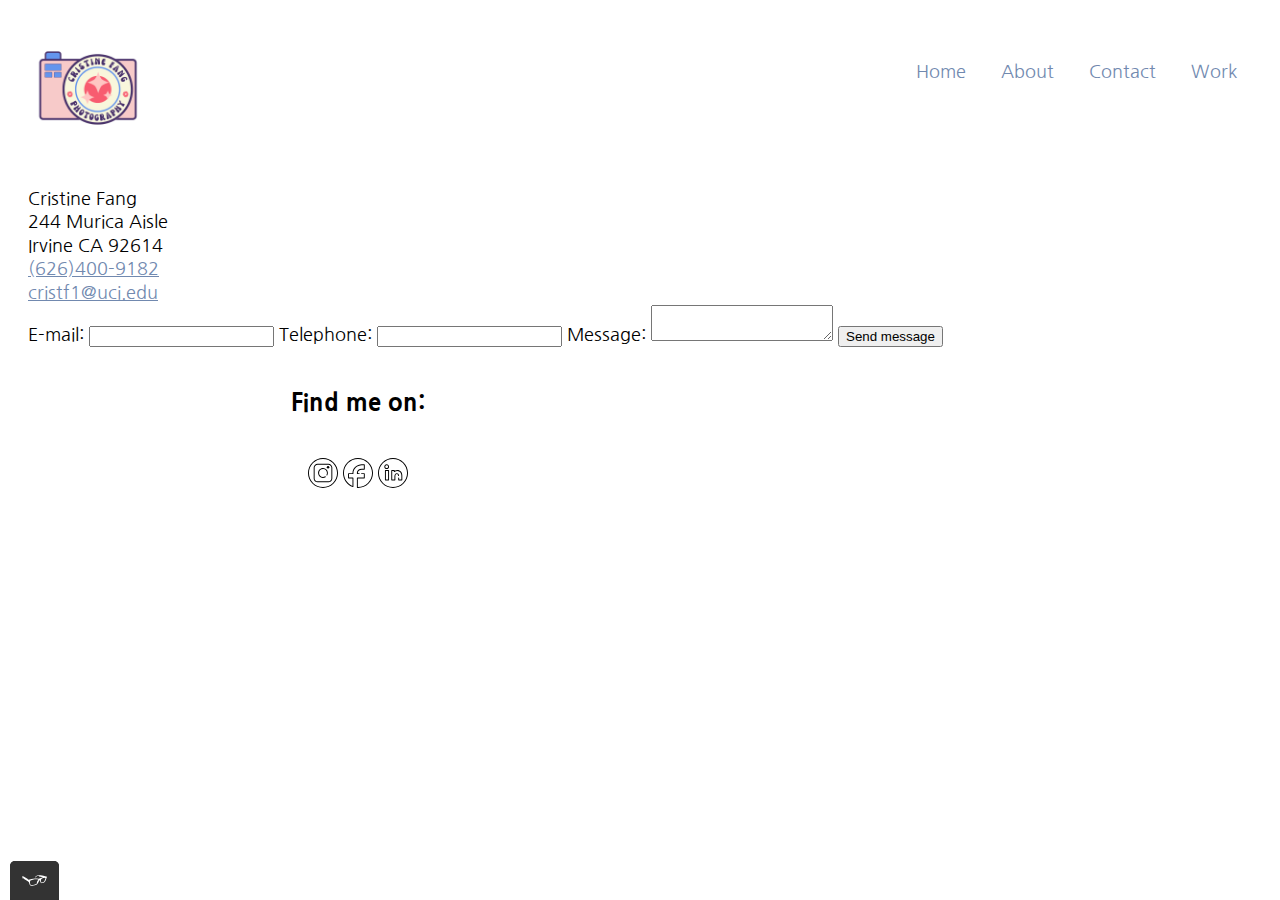
<file: contact.html>
<!DOCTYPE html>
<html lang="fr">


<head>
	<title>Contact Cristine Fang</title>
	<link href="https://fonts.googleapis.com/css2?family=Nanum+Gothic:wght@400;700;800&display=swap" rel="stylesheet">
	<link rel="stylesheet" type= "text/css" href="https://necolas.github.io/normalize.css/8.0.1/normalize.css">
	<link rel="shortcut icon" href="img/favicon-32x32.png"/>
	<link rel="stylesheet" type="text/css" href="css/style.production.css"/>
	<meta charset=UTF-8>
</head>

<body>
	<header class="page_header">
		<!--This is for the logo-->
		<img src="img/cristine_logo.png" width="120" height="120" alt="Camera Logo" >
		<nav class="page_header_menubar">
			<ul role="menubar" class="navigation-list">
				<li role="presentation">
					<a href="index.html" role="menuitem" class="navigation-list_item">Home</a>
				</li>
				<li role="presentation">
					<a href="about.html" role="menuitem" class="navigation-list_item">About</a>
				</li>
				<li role="presentation">
					<a href="contact.html" role="menuitem" class="navigation-list_item">Contact</a>
				</li>
				<li role="presentation">
					<a href="work.html" role="menuitem" class="navigation-list_item">Work</a>
				</li>
			</ul>
		</nav>
	</header>
	<div>
		Cristine Fang<br>
		244 Murica Aisle<br>
		Irvine CA 92614<br>
		<a href="tel:6264009182"> (626)400-9182 </a><br>
		<a href="mailto:cristft1@uci.edu"> cristf1@uci.edu </a>

		<form action="#" method="post" id="contact-form">
	  	<label class="standard-form" for="contact-email">E-mail: </label>
	  	<input type="email" id="contact-email" required>

	  	<label class="standard-form" for="contact-telephone">Telephone: </label>
	  	<input type="tel" id="contact-telephone" pattern="\d{3}[\-]\{d{3}[\-]\d{4}">

	  	<label class="standard-form" for="contact-message">Message: </label>
	  	<textarea id="contact-message" required maxlength="100"></textarea>

	  	<input type="submit" value="Send message">
		</form>

	</div>

	<footer class=page_footer>
		<h2>Find me on:</h2>
		<div class="social_media">
			<img src="img/instagram.svg" width="30" height="30" alt=Instagram>
			<img src="img/facebook.svg" width="30" height="30" alt=Facebook>
			<img src="img/linkedin.svg" width="30" height="30" alt=LinkedIn>
		</div>
	</footer>
<script src="js/tota11y.min.js"></script>
</body>
</html>
</file>
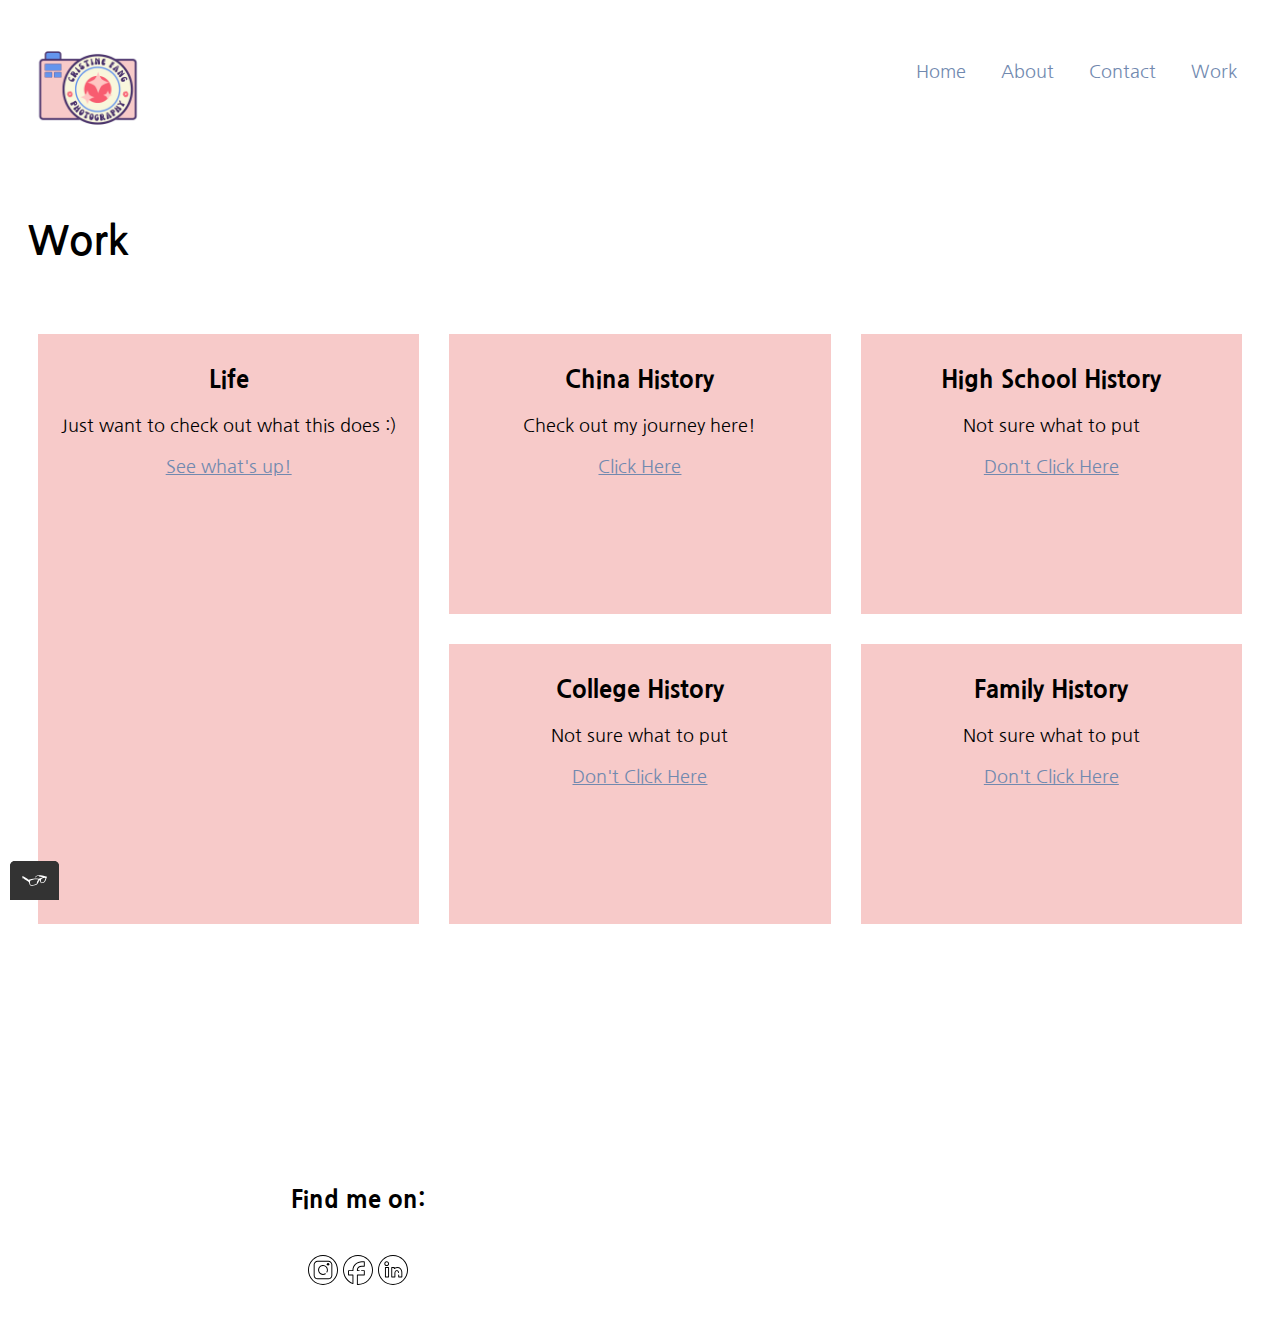
<file: work.html>
<!DOCTYPE html>
<html lang="fr">

<head>
	<title>Cristine's HTML Document</title>
	<link href="https://fonts.googleapis.com/css2?family=Nanum+Gothic:wght@400;700;800&display=swap" rel="stylesheet">
	<link rel="stylesheet" type= "text/css" href="https://necolas.github.io/normalize.css/8.0.1/normalize.css">
	<link rel="shortcut icon" href="img/favicon-32x32.png"/>
	<link rel="stylesheet" type="text/css" href="css/style.production.css"/>
  <meta charset=UTF-8>
</head>
<body>
  <!--This is the Header-->
	<header class="page_header">
		<!--This is for the logo-->
	<img src="img/cristine_logo.png" width="120" height="120" alt="Camera Logo" >
		<nav class="page_header_menubar">
			<ul role="menubar" class="navigation-list">
				<li role="presentation">
					<a href="index.html" role="menuitem" class="navigation-list_item">Home</a>
				</li>
				<li role="presentation">
					<a href="about.html" role="menuitem" class="navigation-list_item">About</a>
				</li>
				<li role="presentation">
					<a href="contact.html" role="menuitem" class="navigation-list_item">Contact</a>
				</li>
        <li role="presentation">
					<a href="work.html" role="menuitem" class="navigation-list_item">Work</a>
				</li>
			</ul>
		</nav>
	</header>



<!--Main content-->
  <section>
    <div>
      <h1>Work</h1>
    </div>
    <div class=grid>
      <div class=grid_item>
        <h2>Life</h2>
        <p> Just want to check out what this does :) </p>
        <a href="#">See what's up!</a>
      </div>
      <div class=grid_item>
        <h2>China History</h2>
        <p> Check out my journey here!</p>
        <a href="#"> Click Here</a>
      </div>
      <div class=grid_item>
        <h2>High School History</h2>
        <p> Not sure what to put</p>
        <a href="#"> Don't Click Here</a>
      </div>
      <div class=grid_item>
        <h2>College History</h2>
        <p> Not sure what to put</p>
        <a href="#"> Don't Click Here</a>
      </div>
      <div class=grid_item>
        <h2>Family History</h2>
        <p> Not sure what to put</p>
        <a href="#"> Don't Click Here</a>
      </div>
      <!--div class=grid_item>
        <h2>Grid 6</h2>
        <p> Ok let's stop</p>
        <a href="#"> Don't Click Here</a>
      </div>
      <div class=grid_item>
        <h2>Grid 7</h2>
        <p> Ok let's stop</p>
        <a href="#"> Don't Click Here</a>
      </div>
      <div class=grid_item>
        <h2>Grid 8</h2>
        <p> Ok let's stop</p>
        <a href="#"> Don't Click Here</a>
      </div>
      <div class=grid_item>
        <h2>Grid 9</h2>
        <p> Ok let's stop</p>
        <a href="#"> Don't Click Here</a>
      </div-->
    </div>
  </section>



	<!--This is the Footer-->
	<footer class=page_footer>
		<h2>Find me on:</h2>
		<div class="social_media">
			<img src="img/instagram.svg" width="30" height="30" alt=Instagram>
			<img src="img/facebook.svg" width="30" height="30" alt=Facebook>
			<img src="img/linkedin.svg" width="30" height="30" alt=LinkedIn>
		</div>
	</footer>
<script src="js/tota11y.min.js"></script>
</body>
</html>
</file>
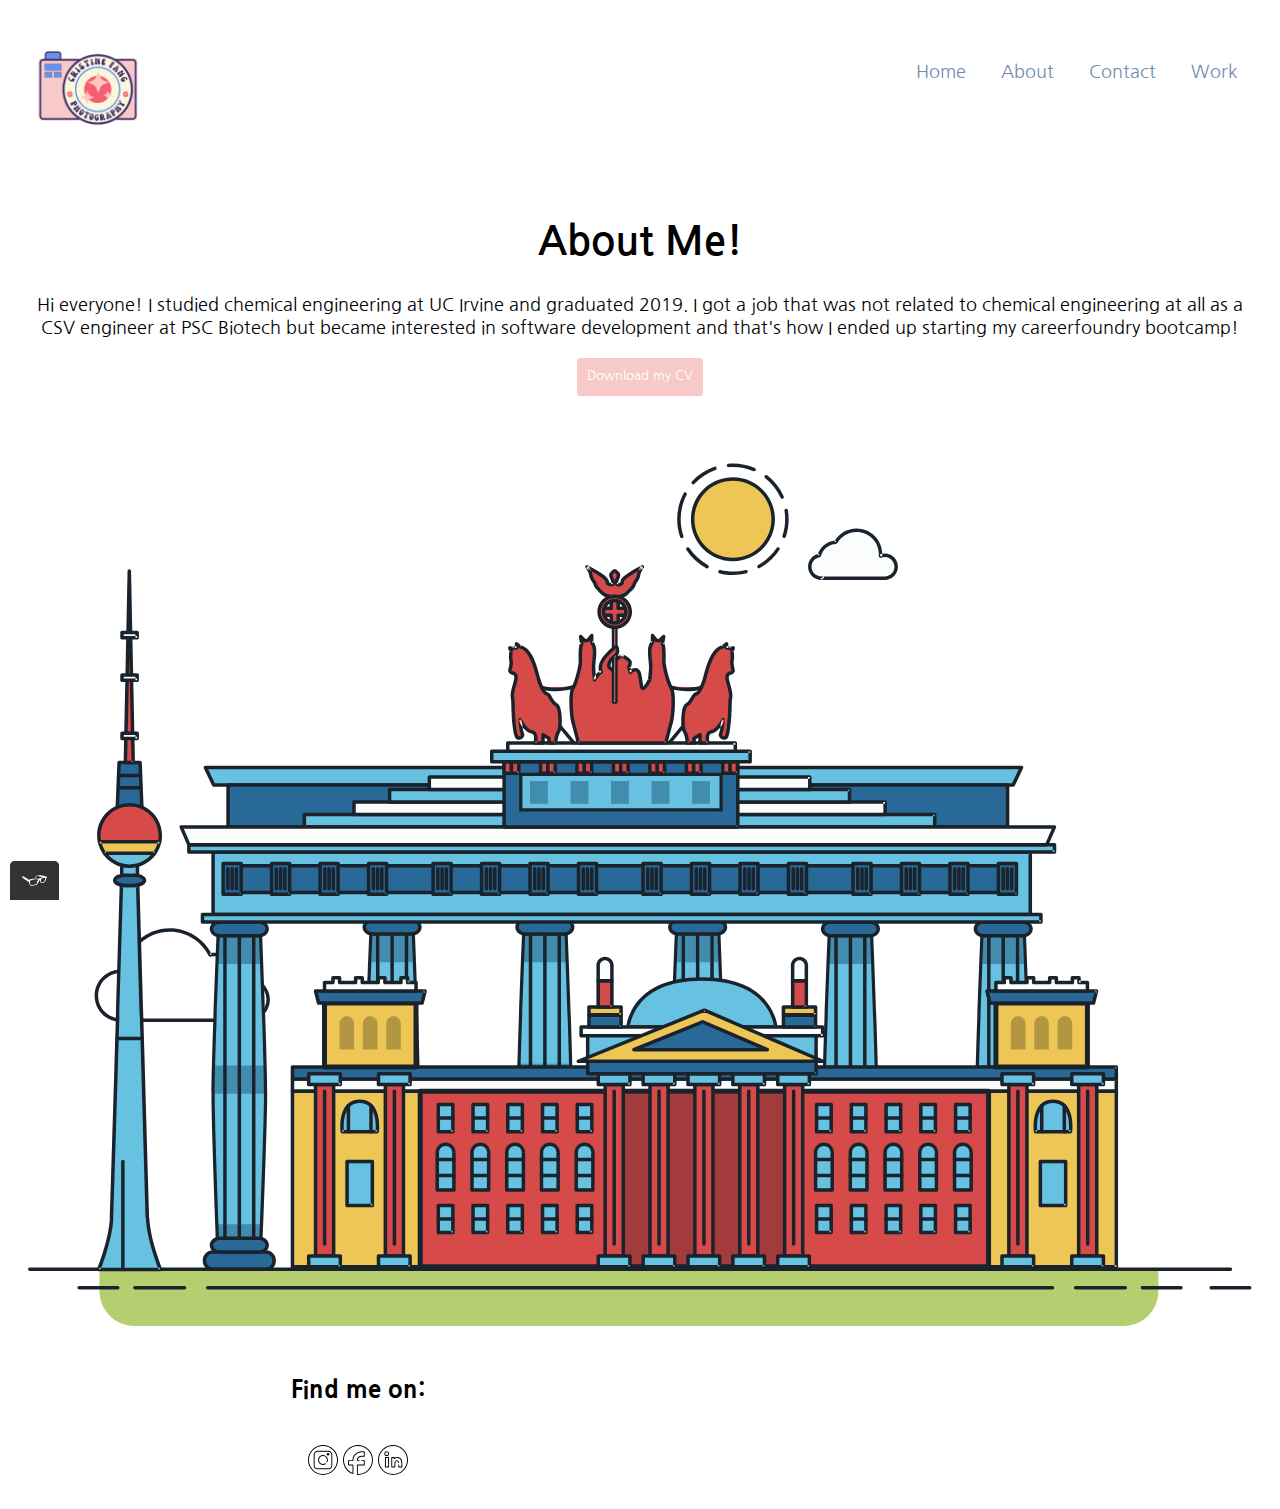
<file: HTML/about.html>
<!DOCTYPE html>
<html>


<head>
	<title>Cristine's HTML Document</title>
	<link href="https://fonts.googleapis.com/css2?family=Nanum+Gothic:wght@400;700;800&display=swap" rel="stylesheet">
	<link rel="stylesheet" type= "text/css" href="https://necolas.github.io/normalize.css/8.0.1/normalize.css">
	<link rel="shortcut icon" href="img/favicon-32x32.png"/>
	<link rel="stylesheet" type="text/css" href="css/styles.css"/>
</head>

<body>
	<header class="page_header">
		<!--This is for the logo-->
	<img src="img/cristine_logo.png" width="120px" height="120px" alt="Camera Logo" >
		<nav class="page_header_menubar">
			<ul role="menubar" class="navigation-list">
				<li role="presentation">
					<a href="index.html" role="menuitem" class="navigation-list_item">Home</a>
				</li>
				<li role="presentation">
					<a href="about.html" role="menuitem" class="navigation-list_item">About</a>
				</li>
				<li role="presentation">
					<a href="contact.html" role="menuitem" class="navigation-list_item">Contact</a>
				</li>
				<li role="presentation">
					<a href="work.html" role="menuitem" class="navigation-list_item">Work</a>
				</li>
			</ul>
		</nav>
	</header>

	<div class="manual_table">
		<h1>About Me!</h1>

		Hi everyone! I studied chemical engineering at UC Irvine and graduated 2019. I got a job that was not related to chemical engineering at all as a CSV engineer at PSC Biotech but became interested in software development and that's how I ended up starting my careerfoundry bootcamp!
	<!--p>
		<table>
		    <thead>
		      <tr>
		        <th>Skills</th>
		        <th>Years of Experience</th>
		        <th>Level of Expertise</th>
		      </tr>
		    </thead>
		    <tbody>
					<tr>
						<td>CSV</td>
						<td>3</td>
						<td>Advanced</td>
		      <tr>
		        <td>HTML</td>
		        <td>0</td>
		        <td>Advanced</td>
		      </tr>
		      <tr>
		        <td>CSS</td>
		        <td>0</td>
		        <td>Intermediate</td>
		      </tr>
		      <tr>
		        <td>JavaScript</td>
		        <td>0</td>
		        <td>Beginner</td>
		      </tr>
		    </tbody>
		</table>
	</p-->
	<p>
		<button type: "button"> Download my CV </button>
	</p>
</div>

<div>


	<svg id="about-picture" xmlns="http://www.w3.org/2000/svg" class="berlin-illustration" height="auto" viewBox="0 0 700 505" xmlns:xlink="http://www.w3.org/1999/xlink">
        <defs>
            <polygon id="a" points=".06 231.917 .06 .929 688.717 .929 688.717 231.917"></polygon>
        </defs>
        <g fill="none" fill-rule="evenodd">
          <g transform="translate(0 241)" class="cloud-front">
          <path fill="#1A232C" d="M87.602,29 L87.602,28 C87.326,28.001 87.103,28.024 86.927,28.033 L86.979,29.031 L87.947,28.78 C85.741,20.282 78.041,14.002 68.852,14 C67.858,14 66.904,14.096 65.98,14.231 L66.125,15.22 L67.019,14.772 C62.626,6.015 53.567,0.001 43.102,0 C29.041,0.002 17.524,10.848 16.443,24.632 L17.44,24.71 L17.606,23.724 C16.803,23.589 15.969,23.5 15.102,23.5 C6.817,23.501 0.102,30.215 0.102,38.5 C0.102,46.785 6.817,53.499 15.102,53.5 L87.602,53.5 C94.644,53.499 100.351,47.792 100.352,40.75 C100.351,33.708 94.644,28.001 87.602,28 L87.602,30 C90.573,30 93.254,31.202 95.203,33.149 C97.15,35.097 98.351,37.778 98.352,40.75 C98.351,43.722 97.15,46.403 95.203,48.351 C93.254,50.298 90.573,51.5 87.602,51.5 L15.102,51.5 C11.509,51.5 8.265,50.046 5.909,47.692 C3.555,45.337 2.102,42.093 2.102,38.5 C2.102,34.907 3.555,31.663 5.909,29.308 C8.265,26.954 11.509,25.5 15.102,25.5 C15.831,25.5 16.553,25.575 17.273,25.697 C17.551,25.743 17.832,25.672 18.055,25.499 C18.277,25.325 18.414,25.07 18.436,24.789 C19.436,12.04 30.094,1.998 43.102,2 C52.786,1.999 61.163,7.564 65.231,15.669 C65.425,16.055 65.842,16.272 66.27,16.21 C67.132,16.084 67.988,16 68.852,16 C77.108,15.998 84.027,21.647 86.011,29.283 C86.13,29.741 86.557,30.054 87.031,30.03 C87.27,30.017 87.457,29.999 87.602,30 L87.602,29" transform="translate(38 36)"></path>
            </g>
            <path fill="#B5CE6F" d="M646.484,484.382 C646.484,489.501 644.531,494.62 640.627,498.525 C636.722,502.43 631.603,504.382 626.484,504.382 L60.873,504.382 C55.754,504.382 50.636,502.43 46.731,498.525 C42.826,494.62 40.873,489.501 40.873,484.382 L40.873,471.917 L646.484,471.917 L646.484,484.382"></path>
            <polyline fill="#67C2E2" points="334.824 185.029 101.449 185.029 106.209 195.08 563.438 195.08 568.2 185.029 334.824 185.029"></polyline>
            <path fill="#1A232C" d="M334.824,185.029 L334.824,184.029 L101.449,184.029 C101.104,184.029 100.788,184.203 100.604,184.494 C100.42,184.785 100.398,185.146 100.545,185.457 L105.306,195.508 C105.471,195.856 105.824,196.079 106.209,196.079 L563.438,196.079 C563.824,196.079 564.177,195.856 564.342,195.508 L569.104,185.457 C569.251,185.146 569.229,184.785 569.045,184.494 C568.861,184.203 568.544,184.029 568.2,184.029 L334.824,184.029 L334.824,186.029 L566.62,186.029 L562.806,194.08 L106.842,194.08 L103.029,186.029 L334.824,186.029 L334.824,185.029"></path>
            <polygon fill="#296997" points="114.416 218.974 560.222 218.974 560.222 195.08 114.416 195.08"></polygon>
            <path fill="#1A232C" d="M560.222,218.974 L560.222,217.974 L115.416,217.974 L115.416,196.079 L559.222,196.079 L559.222,218.974 L560.222,218.974 L560.222,217.974 L560.222,218.974 L561.222,218.974 L561.222,195.08 C561.222,194.816 561.115,194.559 560.929,194.372 C560.742,194.186 560.485,194.08 560.222,194.08 L114.416,194.08 C114.152,194.08 113.895,194.186 113.708,194.372 C113.522,194.559 113.416,194.816 113.416,195.08 L113.416,218.974 C113.416,219.237 113.522,219.495 113.708,219.681 C113.895,219.867 114.152,219.974 114.416,219.974 L560.222,219.974 C560.485,219.974 560.742,219.867 560.929,219.681 C561.115,219.495 561.222,219.237 561.222,218.974 L560.222,218.974"></path>
            <polygon fill="#67C2E2" points="105.85 269.08 573.225 269.08 573.225 233.398 105.85 233.398"></polygon>
            <path fill="#1A232C" d="M573.225,233.398 L573.225,232.398 L105.85,232.398 C105.587,232.398 105.329,232.505 105.143,232.691 C104.957,232.877 104.85,233.134 104.85,233.398 L104.85,269.08 C104.85,269.344 104.957,269.601 105.143,269.788 C105.329,269.974 105.587,270.08 105.85,270.08 L573.225,270.08 C573.488,270.08 573.745,269.974 573.932,269.788 C574.118,269.601 574.225,269.344 574.225,269.08 L574.225,233.398 C574.225,233.134 574.118,232.877 573.932,232.691 C573.745,232.505 573.488,232.398 573.225,232.398 L573.225,233.398 L572.225,233.398 L572.225,268.08 L106.85,268.08 L106.85,234.398 L573.225,234.398 L573.225,233.398 L572.225,233.398 L573.225,233.398"></path>
            <polygon fill="#296997" points="116.751 256.508 562.557 256.508 562.557 241.243 116.751 241.243"></polygon>
            <path fill="#1A232C" d="M562.557,256.508 L562.557,255.508 L117.75,255.508 L117.75,242.243 L561.557,242.243 L561.557,256.508 L562.557,256.508 L562.557,255.508 L562.557,256.508 L563.557,256.508 L563.557,241.243 C563.557,240.979 563.45,240.722 563.264,240.535 C563.078,240.349 562.82,240.243 562.557,240.243 L116.75,240.243 C116.487,240.243 116.23,240.349 116.043,240.535 C115.857,240.722 115.751,240.979 115.751,241.243 L115.751,256.508 C115.751,256.771 115.857,257.029 116.043,257.215 C116.23,257.401 116.487,257.508 116.751,257.508 L562.557,257.508 C562.82,257.508 563.077,257.401 563.264,257.215 C563.45,257.029 563.557,256.771 563.557,256.508 L562.557,256.508"></path>
            <polygon fill="#67C2E2" points="158.07 218.974 518.563 218.974 518.563 211.858 158.07 211.858"></polygon>
            <path fill="#1A232C" d="M518.563,211.858 L518.563,210.858 L158.07,210.858 C157.807,210.858 157.549,210.964 157.363,211.151 C157.177,211.337 157.07,211.594 157.07,211.858 L157.07,218.974 C157.07,219.237 157.177,219.495 157.363,219.681 C157.549,219.867 157.807,219.974 158.07,219.974 L518.563,219.974 C518.826,219.974 519.083,219.867 519.27,219.681 C519.456,219.495 519.562,219.237 519.562,218.974 L519.562,211.858 C519.562,211.594 519.456,211.337 519.27,211.151 C519.083,210.964 518.826,210.858 518.563,210.858 L518.563,211.858 L517.563,211.858 L517.563,217.974 L159.07,217.974 L159.07,212.858 L518.563,212.858 L518.563,211.858 L517.563,211.858 L518.563,211.858"></path>
            <polygon fill="#FBFDFC" points="186.438 211.858 490.194 211.858 490.194 204.741 186.438 204.741"></polygon>
            <path fill="#1A232C" d="M490.194,204.741 L490.194,203.741 L186.438,203.741 C186.175,203.741 185.917,203.848 185.731,204.034 C185.545,204.221 185.438,204.478 185.438,204.741 L185.438,211.858 C185.438,212.121 185.545,212.379 185.731,212.565 C185.917,212.751 186.175,212.858 186.438,212.858 L490.194,212.858 C490.458,212.858 490.715,212.751 490.902,212.565 C491.088,212.379 491.194,212.121 491.194,211.858 L491.194,204.741 C491.194,204.478 491.088,204.221 490.902,204.034 C490.715,203.848 490.458,203.741 490.194,203.741 L490.194,204.741 L489.194,204.741 L489.194,210.858 L187.438,210.858 L187.438,205.741 L490.194,205.741 L490.194,204.741 L489.194,204.741 L490.194,204.741"></path>
            <polygon fill="#67C2E2" points="206.805 204.741 469.828 204.741 469.828 197.624 206.805 197.624"></polygon>
            <path fill="#1A232C" d="M469.828,197.624 L469.828,196.624 L206.805,196.624 C206.541,196.624 206.284,196.731 206.098,196.917 C205.911,197.103 205.805,197.361 205.805,197.624 L205.805,204.741 C205.805,205.005 205.911,205.262 206.098,205.449 C206.284,205.635 206.541,205.741 206.805,205.741 L469.828,205.741 C470.091,205.741 470.349,205.635 470.535,205.449 C470.722,205.262 470.828,205.005 470.828,204.741 L470.828,197.624 C470.828,197.361 470.722,197.103 470.535,196.917 C470.349,196.731 470.091,196.624 469.828,196.624 L469.828,197.624 L468.828,197.624 L468.828,203.741 L207.805,203.741 L207.805,198.624 L469.828,198.624 L469.828,197.624 L468.828,197.624 L469.828,197.624"></path>
            <polygon fill="#FBFDFC" points="229.521 197.624 447.111 197.624 447.111 190.509 229.521 190.509"></polygon>
            <path fill="#1A232C" d="M447.111,190.509 L447.111,189.509 L229.521,189.509 C229.258,189.509 229,189.616 228.814,189.802 C228.628,189.988 228.521,190.246 228.521,190.509 L228.521,197.624 C228.521,197.888 228.628,198.145 228.814,198.332 C229,198.518 229.258,198.624 229.521,198.624 L447.111,198.624 C447.375,198.624 447.632,198.518 447.818,198.332 C448.005,198.145 448.111,197.888 448.111,197.624 L448.111,190.509 C448.111,190.246 448.005,189.988 447.818,189.802 C447.632,189.616 447.375,189.509 447.111,189.509 L447.111,190.509 L446.111,190.509 L446.111,196.624 L230.521,196.624 L230.521,191.509 L447.111,191.509 L447.111,190.509 L446.111,190.509 L447.111,190.509"></path>
            <path fill="#67C2E2" d="M135.607,355.447 C135.163,337.766 134.264,313.326 133.648,297.387 C133.274,287.721 133.004,281.18 133.004,281.18 L108.722,281.18 C108.722,281.18 108.452,287.721 108.079,297.387 C107.462,313.326 106.563,337.766 106.119,355.447 C105.953,362.059 105.85,367.732 105.85,371.653 L105.85,371.654 C105.85,386.117 107.243,424.332 108.089,446.189 C108.457,455.706 108.722,462.126 108.722,462.126 L133.004,462.126 C133.004,462.126 133.269,455.706 133.637,446.189 C134.482,424.332 135.876,386.117 135.876,371.654 L135.876,371.653 C135.876,367.732 135.773,362.059 135.607,355.447"></path>
            <path fill="#428DAE" d="M133.648 297.387L108.079 297.387C108.452 287.721 108.722 281.18 108.722 281.18L133.004 281.18C133.004 281.18 133.274 287.721 133.648 297.387M135.876 371.654L105.85 371.654 105.85 371.653C105.85 367.732 105.953 362.059 106.119 355.447L135.607 355.447C135.773 362.059 135.876 367.732 135.876 371.653L135.876 371.654M133.004 462.126L108.722 462.126C108.722 462.126 108.457 455.706 108.089 446.189L133.637 446.189C133.269 455.706 133.004 462.126 133.004 462.126"></path>
            <path fill="#1A232C" d="M109.612,461.199 L132.114,461.199 C132.447,453.007 134.949,390.886 134.949,371.653 C134.949,352.42 132.447,290.299 132.114,282.108 L109.612,282.108 C109.279,290.299 106.778,352.42 106.778,371.653 C106.778,390.886 109.279,453.007 109.612,461.199 Z M133.895,463.054 L107.832,463.054 L107.794,462.164 C107.766,461.466 104.922,392.193 104.922,371.653 C104.922,351.114 107.766,281.839 107.794,281.142 L107.832,280.252 L133.895,280.252 L133.931,281.142 C133.96,281.839 136.804,351.114 136.804,371.653 C136.804,392.193 133.96,461.466 133.931,462.164 L133.895,463.054 L133.895,463.054 Z"></path>
            <path fill="#1A232C" d="M111.638 281.18L111.638 462.126C111.638 462.679 112.086 463.126 112.638 463.126 113.19 463.126 113.638 462.679 113.638 462.126L113.638 281.18C113.638 280.628 113.19 280.18 112.638 280.18 112.086 280.18 111.638 280.628 111.638 281.18M119.863 281.18L119.863 462.126C119.863 462.679 120.311 463.126 120.863 463.126 121.416 463.126 121.863 462.679 121.863 462.126L121.863 281.18C121.863 280.628 121.416 280.18 120.863 280.18 120.311 280.18 119.863 280.628 119.863 281.18M128.088 281.18L128.088 462.126C128.088 462.679 128.536 463.126 129.088 463.126 129.64 463.126 130.088 462.679 130.088 462.126L130.088 281.18C130.088 280.628 129.64 280.18 129.088 280.18 128.536 280.18 128.088 280.628 128.088 281.18"></path>
            <path fill="#296997" d="M136.79,277.265 C136.79,279.418 134.675,281.18 132.09,281.18 L109.636,281.18 C107.051,281.18 104.936,279.418 104.936,277.265 C104.936,275.111 107.051,273.349 109.636,273.349 L132.09,273.349 C134.675,273.349 136.79,275.111 136.79,277.265"></path>
            <path fill="#1A232C" d="M136.79,277.265 L135.79,277.265 C135.789,278.005 135.433,278.704 134.769,279.262 C134.109,279.814 133.155,280.181 132.09,280.18 L109.636,280.18 C108.571,280.181 107.617,279.814 106.956,279.262 C106.293,278.704 105.936,278.005 105.936,277.265 C105.936,276.524 106.293,275.825 106.957,275.267 C107.617,274.715 108.571,274.348 109.636,274.349 L132.09,274.349 C133.155,274.348 134.109,274.716 134.769,275.267 C135.433,275.825 135.789,276.524 135.79,277.265 L137.79,277.265 C137.791,275.851 137.09,274.593 136.049,273.731 C135.006,272.863 133.61,272.35 132.09,272.349 L109.636,272.349 C108.116,272.35 106.72,272.863 105.676,273.731 C104.636,274.593 103.935,275.851 103.936,277.265 C103.935,278.678 104.636,279.937 105.677,280.798 C106.72,281.666 108.116,282.179 109.636,282.18 L132.09,282.18 C133.61,282.179 135.006,281.666 136.049,280.798 C137.09,279.937 137.791,278.678 137.79,277.265 L136.79,277.265"></path>
            <path fill="#296997" d="M140.775,467.217 C140.775,469.803 138.661,471.917 136.076,471.917 L105.65,471.917 C103.065,471.917 100.951,469.803 100.951,467.217 L100.951,466.825 C100.951,464.241 103.065,462.126 105.65,462.126 L136.076,462.126 C138.661,462.126 140.775,464.241 140.775,466.825 L140.775,467.217"></path>
            <path fill="#1A232C" d="M140.775,467.217 L139.775,467.217 C139.775,468.235 139.361,469.155 138.688,469.83 C138.013,470.503 137.093,470.917 136.076,470.917 L105.65,470.917 C104.633,470.917 103.713,470.504 103.038,469.83 C102.365,469.155 101.951,468.235 101.951,467.217 L101.951,466.825 C101.951,465.808 102.365,464.889 103.038,464.214 C103.713,463.54 104.633,463.127 105.65,463.126 L136.076,463.126 C137.093,463.127 138.013,463.54 138.688,464.214 C139.362,464.889 139.775,465.808 139.775,466.825 L139.775,467.217 L141.775,467.217 L141.775,466.825 C141.772,463.684 139.217,461.13 136.076,461.126 L105.65,461.126 C102.509,461.13 99.955,463.684 99.951,466.825 L99.951,467.217 C99.954,470.36 102.509,472.914 105.65,472.917 L136.076,472.917 C139.217,472.914 141.772,470.36 141.775,467.217 L140.775,467.217"></path>
            <path fill="#296997" d="M136.79,458.208 C136.79,460.363 134.675,462.126 132.09,462.126 L109.636,462.126 C107.051,462.126 104.936,460.363 104.936,458.208 C104.936,456.057 107.051,454.292 109.636,454.292 L132.09,454.292 C134.675,454.292 136.79,456.057 136.79,458.208"></path>
            <path fill="#1A232C" d="M136.79,458.208 L135.79,458.208 C135.789,458.949 135.432,459.649 134.769,460.207 C134.108,460.76 133.154,461.128 132.09,461.126 L109.636,461.126 C108.572,461.128 107.617,460.76 106.957,460.207 C106.293,459.649 105.936,458.949 105.936,458.208 C105.936,457.47 106.293,456.77 106.957,456.212 C107.617,455.659 108.572,455.291 109.636,455.292 L132.09,455.292 C133.154,455.291 134.108,455.659 134.769,456.212 C135.433,456.77 135.789,457.47 135.79,458.208 L137.79,458.208 C137.791,456.796 137.09,455.538 136.05,454.675 C135.006,453.808 133.61,453.294 132.09,453.292 L109.636,453.292 C108.115,453.294 106.719,453.808 105.676,454.675 C104.636,455.538 103.935,456.796 103.936,458.208 C103.935,459.622 104.636,460.881 105.676,461.743 C106.72,462.611 108.116,463.125 109.636,463.126 L132.09,463.126 C133.61,463.125 135.006,462.611 136.05,461.743 C137.09,460.881 137.791,459.622 137.79,458.208 L136.79,458.208"></path>
            <path fill="#67C2E2" d="M572.471,355.447 C572.025,337.766 571.126,313.326 570.51,297.387 C570.137,287.721 569.867,281.18 569.867,281.18 L545.585,281.18 C545.585,281.18 545.315,287.721 544.942,297.387 C544.326,313.326 543.427,337.766 542.981,355.447 C542.815,362.059 542.713,367.732 542.713,371.653 L542.713,371.654 C542.713,386.117 544.107,424.332 544.952,446.189 C545.32,455.706 545.585,462.126 545.585,462.126 L569.867,462.126 C569.867,462.126 570.132,455.706 570.499,446.189 C571.346,424.332 572.739,386.117 572.739,371.654 L572.739,371.653 C572.739,367.732 572.637,362.059 572.471,355.447"></path>
            <path fill="#428DAE" d="M569.582 297.387L566.951 297.387 566.951 282.108 568.977 282.108C569.063 284.206 569.29 289.841 569.582 297.387M564.951 297.387L545.871 297.387C546.162 289.841 546.39 284.206 546.476 282.108L564.951 282.108 564.951 297.387M571.8 369.187L566.951 369.187 566.951 356.265 571.562 356.265C571.685 361.272 571.771 365.701 571.8 369.187M564.951 369.187L543.653 369.187C543.684 365.512 543.777 360.79 543.912 355.447L553.551 355.447 553.551 356.265 564.951 356.265 564.951 369.187"></path>
            <path fill="#1A232C" d="M546.476,461.199 L568.977,461.199 C569.31,453.007 571.812,390.886 571.812,371.653 C571.812,352.42 569.31,290.299 568.977,282.108 L546.476,282.108 C546.142,290.299 543.642,352.42 543.642,371.653 C543.642,390.886 546.142,453.007 546.476,461.199 M570.758,463.054 L544.694,463.054 L544.658,462.164 C544.629,461.466 541.785,392.193 541.785,371.653 C541.785,351.114 544.629,281.839 544.658,281.142 L544.694,280.252 L570.758,280.252 L570.795,281.142 C570.823,281.839 573.667,351.114 573.667,371.653 C573.667,392.193 570.823,461.466 570.795,462.164 L570.758,463.054"></path>
            <path fill="#1A232C" d="M548.501 281.18L548.501 462.126C548.501 462.679 548.949 463.126 549.501 463.126 550.053 463.126 550.501 462.679 550.501 462.126L550.501 281.18C550.501 280.628 550.053 280.18 549.501 280.18 548.949 280.18 548.501 280.628 548.501 281.18M556.727 281.18L556.727 462.126C556.727 462.679 557.174 463.126 557.727 463.126 558.279 463.126 558.727 462.679 558.727 462.126L558.727 281.18C558.727 280.628 558.279 280.18 557.727 280.18 557.174 280.18 556.727 280.628 556.727 281.18M564.951 281.18L564.951 462.126C564.951 462.679 565.399 463.126 565.951 463.126 566.503 463.126 566.951 462.679 566.951 462.126L566.951 281.18C566.951 280.628 566.503 280.18 565.951 280.18 565.399 280.18 564.951 280.628 564.951 281.18"></path>
            <path fill="#296997" d="M573.653,277.265 C573.653,279.418 571.537,281.18 568.953,281.18 L546.499,281.18 C543.915,281.18 541.799,279.418 541.799,277.265 C541.799,275.111 543.915,273.349 546.499,273.349 L568.953,273.349 C571.537,273.349 573.653,275.111 573.653,277.265"></path>
            <path fill="#1A232C" d="M573.653,277.265 L572.653,277.265 C572.653,278.005 572.296,278.704 571.632,279.262 C570.972,279.814 570.017,280.181 568.953,280.18 L546.499,280.18 C545.435,280.181 544.48,279.814 543.82,279.262 C543.156,278.704 542.8,278.005 542.799,277.265 C542.8,276.525 543.156,275.825 543.82,275.267 C544.481,274.715 545.435,274.348 546.499,274.349 L568.953,274.349 C570.017,274.348 570.972,274.715 571.632,275.267 C572.296,275.825 572.653,276.525 572.653,277.265 L574.653,277.265 C574.654,275.851 573.953,274.593 572.912,273.731 C571.869,272.863 570.473,272.35 568.953,272.349 L546.499,272.349 C544.979,272.35 543.583,272.863 542.54,273.731 C541.499,274.593 540.798,275.851 540.799,277.265 C540.798,278.679 541.499,279.937 542.54,280.798 C543.583,281.666 544.979,282.179 546.499,282.18 L568.953,282.18 C570.473,282.179 571.869,281.666 572.912,280.798 C573.953,279.937 574.654,278.679 574.653,277.265 L573.653,277.265"></path>
            <path fill="#296997" d="M577.639,467.217 C577.639,469.803 575.524,471.917 572.938,471.917 L542.514,471.917 C539.929,471.917 537.813,469.803 537.813,467.217 L537.813,466.825 C537.813,464.241 539.929,462.126 542.514,462.126 L572.938,462.126 C575.524,462.126 577.639,464.241 577.639,466.825 L577.639,467.217"></path>
            <path fill="#1A232C" d="M577.639,467.217 L576.639,467.217 C576.638,468.235 576.225,469.155 575.551,469.83 C574.876,470.503 573.956,470.917 572.938,470.917 L542.514,470.917 C541.497,470.917 540.576,470.503 539.901,469.83 C539.227,469.155 538.814,468.234 538.813,467.217 L538.813,466.825 C538.814,465.808 539.227,464.889 539.901,464.214 C540.576,463.54 541.497,463.127 542.514,463.126 L572.938,463.126 C573.956,463.127 574.876,463.54 575.551,464.214 C576.225,464.888 576.638,465.808 576.639,466.825 L576.639,467.217 L578.639,467.217 L578.639,466.825 C578.635,463.684 576.081,461.13 572.938,461.126 L542.514,461.126 C539.372,461.13 536.817,463.684 536.813,466.825 L536.813,467.217 C536.817,470.36 539.372,472.914 542.514,472.917 L572.938,472.917 C576.081,472.914 578.635,470.359 578.639,467.217 L577.639,467.217"></path>
            <path fill="#296997" d="M573.653,458.208 C573.653,460.363 571.537,462.126 568.953,462.126 L546.499,462.126 C543.915,462.126 541.799,460.363 541.799,458.208 C541.799,456.057 543.915,454.292 546.499,454.292 L568.953,454.292 C571.537,454.292 573.653,456.057 573.653,458.208"></path>
            <path fill="#1A232C" d="M573.653,458.208 L572.653,458.208 C572.653,458.949 572.296,459.649 571.632,460.207 C570.971,460.76 570.017,461.128 568.953,461.126 L546.499,461.126 C545.435,461.128 544.481,460.76 543.82,460.207 C543.157,459.649 542.799,458.949 542.799,458.208 C542.799,457.47 543.156,456.77 543.82,456.212 C544.481,455.659 545.435,455.291 546.499,455.292 L568.953,455.292 C570.017,455.291 570.971,455.659 571.632,456.212 C572.296,456.77 572.653,457.47 572.653,458.208 L574.653,458.208 C574.654,456.796 573.953,455.538 572.912,454.675 C571.869,453.808 570.473,453.294 568.953,453.292 L546.499,453.292 C544.979,453.294 543.583,453.808 542.54,454.675 C541.499,455.538 540.798,456.796 540.799,458.208 C540.798,459.622 541.499,460.881 542.54,461.743 C543.583,462.611 544.979,463.125 546.499,463.126 L568.953,463.126 C570.473,463.125 571.869,462.611 572.912,461.743 C573.953,460.881 574.654,459.622 574.653,458.208 L573.653,458.208"></path>
            <path fill="#67C2E2" d="M485.098,355.447 C484.654,337.766 483.753,313.326 483.137,297.387 C482.764,287.721 482.494,281.18 482.494,281.18 L458.213,281.18 C458.213,281.18 457.942,287.721 457.569,297.387 C456.953,313.326 456.055,337.766 455.608,355.447 C455.443,362.059 455.34,367.732 455.34,371.653 L455.34,371.654 C455.34,386.117 456.733,424.332 457.58,446.189 C457.948,455.706 458.213,462.126 458.213,462.126 L482.494,462.126 C482.494,462.126 482.759,455.706 483.126,446.189 C483.973,424.332 485.366,386.117 485.366,371.654 L485.366,371.653 C485.366,367.732 485.265,362.059 485.098,355.447"></path>
            <path fill="#428DAE" d="M483.137 297.387L457.569 297.387C457.942 287.721 458.213 281.18 458.213 281.18L482.494 281.18C482.494 281.18 482.764 287.721 483.137 297.387M485.355 369.187L455.351 369.187C455.382 365.502 455.475 360.78 455.608 355.447L485.098 355.447C485.232 360.78 485.325 365.502 485.355 369.187"></path>
            <path fill="#1A232C" d="M459.103,461.199 L481.605,461.199 C481.938,453.007 484.439,390.886 484.439,371.653 C484.439,352.42 481.938,290.299 481.605,282.108 L459.103,282.108 C458.769,290.299 456.268,352.42 456.268,371.653 C456.268,390.886 458.769,453.007 459.103,461.199 Z M483.386,463.054 L457.321,463.054 L457.285,462.164 C457.256,461.466 454.412,392.193 454.412,371.653 C454.412,351.114 457.256,281.839 457.285,281.142 L457.321,280.252 L483.386,280.252 L483.422,281.142 C483.45,281.839 486.294,351.114 486.294,371.653 C486.294,392.193 483.45,461.466 483.422,462.164 L483.386,463.054 L483.386,463.054 Z"></path>
            <path fill="#1A232C" d="M461.128 281.18L461.128 462.126C461.128 462.679 461.576 463.126 462.128 463.126 462.68 463.126 463.128 462.679 463.128 462.126L463.128 281.18C463.128 280.628 462.68 280.18 462.128 280.18 461.576 280.18 461.128 280.628 461.128 281.18M469.354 281.18L469.354 462.126C469.354 462.679 469.801 463.126 470.354 463.126 470.906 463.126 471.354 462.679 471.354 462.126L471.354 281.18C471.354 280.628 470.906 280.18 470.354 280.18 469.801 280.18 469.354 280.628 469.354 281.18M477.578 281.18L477.578 462.126C477.578 462.679 478.026 463.126 478.578 463.126 479.13 463.126 479.578 462.679 479.578 462.126L479.578 281.18C479.578 280.628 479.13 280.18 478.578 280.18 478.026 280.18 477.578 280.628 477.578 281.18"></path>
            <path fill="#296997" d="M486.281,277.265 C486.281,279.418 484.164,281.18 481.58,281.18 L459.126,281.18 C456.542,281.18 454.426,279.418 454.426,277.265 C454.426,275.111 456.542,273.349 459.126,273.349 L481.58,273.349 C484.164,273.349 486.281,275.111 486.281,277.265"></path>
            <path fill="#1A232C" d="M486.281,277.265 L485.281,277.265 C485.281,278.005 484.924,278.704 484.26,279.262 C483.599,279.814 482.644,280.181 481.58,280.18 L459.126,280.18 C458.062,280.181 457.107,279.814 456.447,279.262 C455.783,278.704 455.427,278.005 455.426,277.265 C455.427,276.525 455.783,275.825 456.447,275.267 C457.108,274.715 458.062,274.348 459.126,274.349 L481.58,274.349 C482.644,274.348 483.599,274.716 484.26,275.268 C484.924,275.825 485.281,276.525 485.281,277.265 L487.281,277.265 C487.282,275.851 486.58,274.593 485.54,273.731 C484.496,272.863 483.1,272.35 481.58,272.349 L459.126,272.349 C457.606,272.35 456.21,272.863 455.167,273.731 C454.126,274.593 453.425,275.851 453.426,277.265 C453.425,278.679 454.126,279.937 455.167,280.798 C456.21,281.666 457.606,282.179 459.126,282.18 L481.58,282.18 C483.1,282.179 484.496,281.666 485.54,280.799 C486.58,279.937 487.282,278.679 487.281,277.265 L486.281,277.265"></path>
            <path fill="#296997" d="M490.266,467.217 C490.266,469.803 488.151,471.917 485.565,471.917 L455.141,471.917 C452.556,471.917 450.44,469.803 450.44,467.217 L450.44,466.825 C450.44,464.241 452.556,462.126 455.141,462.126 L485.565,462.126 C488.151,462.126 490.266,464.241 490.266,466.825 L490.266,467.217"></path>
            <path fill="#1A232C" d="M490.266,467.217 L489.266,467.217 C489.265,468.235 488.852,469.155 488.178,469.83 C487.503,470.503 486.583,470.917 485.565,470.917 L455.141,470.917 C454.124,470.917 453.203,470.503 452.528,469.83 C451.854,469.155 451.441,468.234 451.44,467.217 L451.44,466.825 C451.441,465.808 451.854,464.889 452.528,464.214 C453.203,463.54 454.124,463.127 455.141,463.126 L485.565,463.126 C486.583,463.127 487.503,463.54 488.178,464.214 C488.852,464.888 489.265,465.808 489.266,466.825 L489.266,467.217 L491.266,467.217 L491.266,466.825 C491.262,463.684 488.708,461.13 485.565,461.126 L455.141,461.126 C451.999,461.13 449.444,463.684 449.44,466.825 L449.44,467.217 C449.444,470.36 451.999,472.914 455.141,472.917 L485.565,472.917 C488.708,472.914 491.262,470.359 491.266,467.217 L490.266,467.217"></path>
            <path fill="#296997" d="M486.281,458.208 C486.281,460.363 484.164,462.126 481.58,462.126 L459.126,462.126 C456.542,462.126 454.426,460.363 454.426,458.208 C454.426,456.057 456.542,454.292 459.126,454.292 L481.58,454.292 C484.164,454.292 486.281,456.057 486.281,458.208"></path>
            <path fill="#1A232C" d="M486.281,458.208 L485.281,458.208 C485.281,458.949 484.923,459.649 484.26,460.207 C483.599,460.76 482.644,461.128 481.58,461.126 L459.126,461.126 C458.062,461.128 457.108,460.76 456.447,460.207 C455.784,459.649 455.427,458.949 455.426,458.208 C455.426,457.47 455.783,456.77 456.447,456.212 C457.108,455.659 458.062,455.291 459.126,455.292 L481.58,455.292 C482.644,455.291 483.598,455.659 484.26,456.212 C484.924,456.77 485.281,457.47 485.281,458.208 L487.281,458.208 C487.282,456.795 486.58,455.538 485.54,454.675 C484.496,453.808 483.1,453.294 481.58,453.292 L459.126,453.292 C457.606,453.294 456.21,453.808 455.167,454.675 C454.126,455.538 453.425,456.796 453.426,458.208 C453.425,459.622 454.126,460.881 455.167,461.743 C456.21,462.611 457.606,463.125 459.126,463.126 L481.58,463.126 C483.1,463.125 484.496,462.611 485.54,461.743 C486.581,460.881 487.282,459.622 487.281,458.208 L486.281,458.208"></path>
            <path fill="#67C2E2" d="M397.726,354.466 C397.28,336.787 396.381,312.346 395.765,296.407 C395.392,286.742 395.122,280.2 395.122,280.2 L370.84,280.2 C370.84,280.2 370.57,286.742 370.197,296.407 C369.581,312.346 368.682,336.787 368.236,354.466 C368.07,361.078 367.968,366.751 367.968,370.672 L367.968,370.673 C367.968,385.136 369.361,423.352 370.207,445.208 C370.575,454.726 370.84,461.146 370.84,461.146 L395.122,461.146 C395.122,461.146 395.386,454.726 395.754,445.208 C396.601,423.352 397.994,385.136 397.994,370.673 L397.994,370.672 C397.994,366.751 397.892,361.078 397.726,354.466"></path>
            <path fill="#428DAE" d="M394.837 296.407L392.206 296.407 392.206 281.127 394.233 281.127C394.318 283.225 394.545 288.861 394.837 296.407L394.837 296.407zM383.981 296.407L390.206 296.407 390.206 281.127 383.981 281.127 383.981 296.407zM375.756 296.407L381.98 296.407 381.98 281.127 375.756 281.127 375.756 296.407zM373.756 296.407L371.126 296.407C371.417 288.861 371.645 283.225 371.73 281.127L373.756 281.127 373.756 296.407 373.756 296.407zM397.062 369.187L392.206 369.187 392.206 354.466 396.796 354.466C396.943 360.298 397.041 365.389 397.062 369.187L397.062 369.187zM383.981 369.187L390.206 369.187 390.206 354.466 383.981 354.466 383.981 369.187zM375.756 369.187L381.98 369.187 381.98 354.466 375.756 354.466 375.756 369.187zM373.756 369.187L368.9 369.187C368.921 365.389 369.019 360.298 369.166 354.466L373.756 354.466 373.756 369.187 373.756 369.187z"></path>
            <path fill="#1A232C" d="M371.73,460.218 L394.233,460.218 C394.565,452.027 397.066,389.906 397.066,370.672 C397.066,351.44 394.565,289.319 394.233,281.127 L371.73,281.127 C371.397,289.319 368.895,351.44 368.895,370.672 C368.895,389.906 371.397,452.027 371.73,460.218 M396.013,462.074 L369.949,462.074 L369.912,461.184 C369.884,460.486 367.04,391.212 367.04,370.672 C367.04,350.133 369.884,280.859 369.912,280.162 L369.949,279.272 L396.013,279.272 L396.05,280.162 C396.078,280.859 398.922,350.133 398.922,370.672 C398.922,391.212 396.078,460.486 396.05,461.184 L396.013,462.074"></path>
            <path fill="#1A232C" d="M373.756 280.2L373.756 461.146C373.756 461.698 374.203 462.146 374.756 462.146 375.308 462.146 375.756 461.698 375.756 461.146L375.756 280.2C375.756 279.647 375.308 279.2 374.756 279.2 374.203 279.2 373.756 279.647 373.756 280.2M381.98 280.2L381.98 461.146C381.98 461.698 382.428 462.146 382.98 462.146 383.533 462.146 383.981 461.698 383.981 461.146L383.981 280.2C383.981 279.647 383.533 279.2 382.98 279.2 382.428 279.2 381.98 279.647 381.98 280.2M390.206 280.2L390.206 461.146C390.206 461.698 390.654 462.146 391.206 462.146 391.758 462.146 392.206 461.698 392.206 461.146L392.206 280.2C392.206 279.647 391.758 279.2 391.206 279.2 390.654 279.2 390.206 279.647 390.206 280.2"></path>
            <path fill="#296997" d="M398.908,276.285 C398.908,278.439 396.792,280.2 394.208,280.2 L371.754,280.2 C369.17,280.2 367.053,278.439 367.053,276.285 C367.053,274.13 369.17,272.369 371.754,272.369 L394.208,272.369 C396.792,272.369 398.908,274.13 398.908,276.285"></path>
            <path fill="#1A232C" d="M398.908,276.285 L397.908,276.285 C397.907,277.025 397.551,277.724 396.887,278.281 C396.227,278.833 395.272,279.201 394.208,279.2 L371.754,279.2 C370.69,279.201 369.735,278.833 369.074,278.281 C368.41,277.724 368.053,277.025 368.053,276.285 C368.053,275.544 368.41,274.845 369.074,274.287 C369.735,273.735 370.69,273.367 371.754,273.369 L394.208,273.369 C395.272,273.367 396.227,273.735 396.887,274.287 C397.551,274.844 397.907,275.544 397.908,276.285 L399.908,276.285 C399.909,274.871 399.208,273.612 398.167,272.75 C397.124,271.883 395.728,271.37 394.208,271.369 L371.754,271.369 C370.234,271.37 368.838,271.883 367.794,272.75 C366.754,273.612 366.052,274.871 366.053,276.285 C366.052,277.699 366.754,278.957 367.795,279.818 C368.838,280.686 370.234,281.198 371.754,281.2 L394.208,281.2 C395.728,281.198 397.123,280.686 398.167,279.818 C399.208,278.957 399.909,277.698 399.908,276.285 L398.908,276.285"></path>
            <path fill="#296997" d="M402.894,466.237 C402.894,468.823 400.779,470.937 398.193,470.937 L367.768,470.937 C365.183,470.937 363.068,468.823 363.068,466.237 L363.068,465.844 C363.068,463.26 365.183,461.146 367.768,461.146 L398.193,461.146 C400.779,461.146 402.894,463.26 402.894,465.844 L402.894,466.237"></path>
            <path fill="#1A232C" d="M402.894,466.237 L401.894,466.237 C401.893,467.254 401.48,468.174 400.806,468.849 C400.131,469.523 399.211,469.937 398.193,469.937 L367.768,469.937 C366.751,469.937 365.831,469.523 365.156,468.849 C364.482,468.174 364.069,467.254 364.068,466.237 L364.068,465.844 C364.069,464.828 364.482,463.908 365.156,463.233 C365.831,462.56 366.751,462.146 367.768,462.146 L398.193,462.146 C399.211,462.146 400.131,462.56 400.806,463.233 C401.48,463.908 401.893,464.828 401.894,465.844 L401.894,466.237 L403.894,466.237 L403.894,465.844 C403.89,462.703 401.336,460.15 398.193,460.146 L367.768,460.146 C364.626,460.15 362.072,462.703 362.068,465.844 L362.068,466.237 C362.072,469.379 364.626,471.933 367.768,471.937 L398.193,471.937 C401.336,471.933 403.89,469.379 403.894,466.237 L402.894,466.237"></path>
            <path fill="#296997" d="M398.908,457.228 C398.908,459.382 396.792,461.146 394.208,461.146 L371.754,461.146 C369.17,461.146 367.053,459.382 367.053,457.228 C367.053,455.077 369.17,453.312 371.754,453.312 L394.208,453.312 C396.792,453.312 398.908,455.077 398.908,457.228"></path>
            <path fill="#1A232C" d="M398.908,457.228 L397.908,457.228 C397.908,457.968 397.55,458.669 396.887,459.226 C396.226,459.779 395.272,460.147 394.208,460.146 L371.754,460.146 C370.69,460.147 369.736,459.779 369.074,459.226 C368.411,458.668 368.053,457.968 368.053,457.228 C368.053,456.489 368.41,455.789 369.074,455.231 C369.736,454.679 370.69,454.311 371.754,454.312 L394.208,454.312 C395.272,454.311 396.226,454.679 396.887,455.231 C397.551,455.789 397.908,456.489 397.908,457.228 L399.908,457.228 C399.909,455.815 399.208,454.557 398.167,453.695 C397.124,452.827 395.728,452.313 394.208,452.312 L371.754,452.312 C370.234,452.313 368.838,452.827 367.794,453.695 C366.754,454.557 366.052,455.815 366.053,457.228 C366.052,458.642 366.753,459.901 367.794,460.763 C368.838,461.631 370.234,462.145 371.754,462.146 L394.208,462.146 C395.728,462.145 397.124,461.631 398.167,460.763 C399.208,459.9 399.909,458.642 399.908,457.228 L398.908,457.228"></path>
            <path fill="#67C2E2" d="M310.353,354.466 C309.908,336.787 309.009,312.346 308.393,296.407 C308.019,286.742 307.75,280.2 307.75,280.2 L283.467,280.2 C283.467,280.2 283.198,286.742 282.824,296.407 C282.208,312.346 281.309,336.787 280.864,354.466 C280.698,361.078 280.596,366.751 280.596,370.672 L280.596,370.673 C280.596,385.136 281.989,423.352 282.834,445.208 C283.202,454.726 283.467,461.146 283.467,461.146 L307.75,461.146 C307.75,461.146 308.014,454.726 308.382,445.208 C309.228,423.352 310.622,385.136 310.622,370.673 L310.622,370.672 C310.622,366.751 310.518,361.078 310.353,354.466"></path>
            <path fill="#428DAE" d="M308.393 296.407L282.824 296.407C283.198 286.742 283.467 280.2 283.467 280.2L307.75 280.2C307.75 280.2 308.019 286.742 308.393 296.407M310.617 369.187L280.6 369.187C280.621 365.377 280.718 360.285 280.864 354.466L310.353 354.466C310.498 360.285 310.596 365.377 310.617 369.187"></path>
            <path fill="#1A232C" d="M284.357,460.218 L306.86,460.218 C307.193,452.027 309.694,389.906 309.694,370.672 C309.694,351.44 307.193,289.319 306.86,281.127 L284.357,281.127 C284.024,289.319 281.523,351.44 281.523,370.672 C281.523,389.906 284.024,452.027 284.357,460.218 Z M308.639,462.074 L282.576,462.074 L282.54,461.184 C282.511,460.486 279.668,391.212 279.668,370.672 C279.668,350.133 282.511,280.859 282.54,280.162 L282.576,279.272 L308.639,279.272 L308.677,280.162 C308.706,280.859 311.549,350.133 311.549,370.672 C311.549,391.212 308.706,460.486 308.677,461.184 L308.639,462.074 L308.639,462.074 Z"></path>
            <path fill="#1A232C" d="M286.383 280.2L286.383 461.146C286.383 461.698 286.831 462.146 287.383 462.146 287.936 462.146 288.383 461.698 288.383 461.146L288.383 280.2C288.383 279.647 287.936 279.2 287.383 279.2 286.831 279.2 286.383 279.647 286.383 280.2M294.608 280.2L294.608 461.146C294.608 461.698 295.056 462.146 295.608 462.146 296.161 462.146 296.608 461.698 296.608 461.146L296.608 280.2C296.608 279.647 296.161 279.2 295.608 279.2 295.056 279.2 294.608 279.647 294.608 280.2M302.834 280.2L302.834 461.146C302.834 461.698 303.281 462.146 303.834 462.146 304.386 462.146 304.834 461.698 304.834 461.146L304.834 280.2C304.834 279.647 304.386 279.2 303.834 279.2 303.281 279.2 302.834 279.647 302.834 280.2"></path>
            <path fill="#296997" d="M311.535,276.285 C311.535,278.439 309.42,280.2 306.836,280.2 L284.381,280.2 C281.797,280.2 279.681,278.439 279.681,276.285 C279.681,274.13 281.797,272.369 284.381,272.369 L306.836,272.369 C309.42,272.369 311.535,274.13 311.535,276.285"></path>
            <path fill="#1A232C" d="M311.535,276.285 L310.535,276.285 C310.534,277.025 310.177,277.724 309.514,278.282 C308.854,278.833 307.901,279.201 306.836,279.2 L284.381,279.2 C283.316,279.201 282.362,278.833 281.702,278.281 C281.038,277.724 280.681,277.025 280.681,276.285 C280.681,275.544 281.038,274.844 281.702,274.287 C282.362,273.735 283.317,273.367 284.381,273.369 L306.836,273.369 C307.9,273.367 308.854,273.735 309.514,274.287 C310.177,274.844 310.534,275.544 310.535,276.285 L312.535,276.285 C312.535,274.871 311.835,273.613 310.795,272.75 C309.751,271.883 308.356,271.37 306.836,271.369 L284.381,271.369 C282.861,271.37 281.465,271.883 280.422,272.75 C279.381,273.612 278.68,274.871 278.681,276.285 C278.68,277.698 279.381,278.957 280.422,279.818 C281.465,280.686 282.861,281.198 284.381,281.2 L306.836,281.2 C308.356,281.198 309.751,280.685 310.794,279.818 C311.835,278.956 312.535,277.698 312.535,276.285 L311.535,276.285"></path>
            <path fill="#296997" d="M315.522,466.237 C315.522,468.823 313.407,470.937 310.821,470.937 L280.396,470.937 C277.811,470.937 275.696,468.823 275.696,466.237 L275.696,465.844 C275.696,463.26 277.811,461.146 280.396,461.146 L310.821,461.146 C313.407,461.146 315.522,463.26 315.522,465.844 L315.522,466.237"></path>
            <path fill="#1A232C" d="M315.522,466.237 L314.522,466.237 C314.521,467.254 314.108,468.174 313.434,468.849 C312.759,469.523 311.838,469.937 310.821,469.937 L280.396,469.937 C279.379,469.937 278.458,469.523 277.783,468.849 C277.11,468.174 276.696,467.254 276.696,466.237 L276.696,465.844 C276.696,464.828 277.11,463.908 277.783,463.233 C278.458,462.56 279.379,462.146 280.396,462.146 L310.821,462.146 C311.838,462.146 312.759,462.56 313.434,463.233 C314.108,463.908 314.521,464.828 314.522,465.844 L314.522,466.237 L316.521,466.237 L316.521,465.844 C316.518,462.703 313.963,460.15 310.821,460.146 L280.396,460.146 C277.254,460.15 274.7,462.703 274.696,465.844 L274.696,466.237 C274.699,469.379 277.254,471.933 280.396,471.937 L310.821,471.937 C313.963,471.933 316.518,469.379 316.521,466.237 L315.522,466.237"></path>
            <path fill="#296997" d="M311.535,457.228 C311.535,459.382 309.42,461.146 306.836,461.146 L284.381,461.146 C281.797,461.146 279.681,459.382 279.681,457.228 C279.681,455.077 281.797,453.312 284.381,453.312 L306.836,453.312 C309.42,453.312 311.535,455.077 311.535,457.228"></path>
            <path fill="#1A232C" d="M311.535,457.228 L310.535,457.228 C310.534,457.969 310.177,458.669 309.514,459.227 C308.854,459.779 307.9,460.147 306.836,460.146 L284.381,460.146 C283.317,460.147 282.363,459.779 281.702,459.227 C281.038,458.669 280.681,457.968 280.681,457.228 C280.681,456.489 281.038,455.789 281.702,455.231 C282.363,454.679 283.317,454.311 284.381,454.312 L306.836,454.312 C307.9,454.311 308.854,454.679 309.514,455.231 C310.177,455.789 310.534,456.489 310.535,457.228 L312.535,457.228 C312.535,455.815 311.835,454.558 310.795,453.695 C309.752,452.827 308.356,452.313 306.836,452.312 L284.381,452.312 C282.861,452.313 281.465,452.827 280.422,453.695 C279.381,454.557 278.68,455.815 278.681,457.228 C278.68,458.642 279.381,459.9 280.422,460.763 C281.465,461.631 282.861,462.145 284.381,462.146 L306.836,462.146 C308.356,462.145 309.752,461.631 310.795,460.763 C311.835,459.9 312.535,458.641 312.535,457.228 L311.535,457.228"></path>
            <path fill="#67C2E2" d="M222.981,354.466 C222.535,336.787 221.636,312.346 221.02,296.407 C220.647,286.742 220.377,280.2 220.377,280.2 L196.094,280.2 C196.094,280.2 195.825,286.742 195.452,296.407 C194.835,312.346 193.936,336.787 193.491,354.466 C193.325,361.078 193.223,366.751 193.223,370.672 L193.223,370.673 C193.223,385.136 194.616,423.352 195.462,445.208 C195.83,454.726 196.094,461.146 196.094,461.146 L220.377,461.146 C220.377,461.146 220.642,454.726 221.009,445.208 C221.855,423.352 223.249,385.136 223.249,370.673 L223.249,370.672 C223.249,366.751 223.146,361.078 222.981,354.466"></path>
            <path fill="#428DAE" d="M220.091 296.407L209.236 296.407 209.236 281.127 219.487 281.127C219.573 283.225 219.8 288.861 220.091 296.407L220.091 296.407zM201.011 296.407L207.236 296.407 207.236 281.127 201.011 281.127 201.011 296.407zM199.011 296.407L196.381 296.407C196.672 288.861 196.899 283.225 196.985 281.127L199.011 281.127 199.011 296.407 199.011 296.407zM222.317 369.187L209.236 369.187 209.236 356.265 221.923 356.265 221.923 354.466 222.051 354.466C222.198 360.298 222.296 365.389 222.317 369.187L222.317 369.187zM201.011 369.187L207.236 369.187 207.236 356.265 201.011 356.265 201.011 369.187zM199.011 369.187L194.155 369.187C194.174 365.784 194.255 361.345 194.377 356.265L199.011 356.265 199.011 369.187 199.011 369.187z"></path>
            <path fill="#1A232C" d="M196.985,460.218 L219.487,460.218 C219.82,452.027 222.321,389.906 222.321,370.672 C222.321,351.44 219.82,289.319 219.487,281.127 L196.985,281.127 C196.651,289.319 194.151,351.44 194.151,370.672 C194.151,389.906 196.651,452.027 196.985,460.218 M221.267,462.074 L195.204,462.074 L195.167,461.184 C195.138,460.486 192.295,391.212 192.295,370.672 C192.295,350.133 195.138,280.859 195.167,280.162 L195.204,279.272 L221.267,279.272 L221.305,280.162 C221.334,280.859 224.177,350.133 224.177,370.672 C224.177,391.212 221.334,460.486 221.305,461.184 L221.267,462.074"></path>
            <path fill="#1A232C" d="M199.011 280.2L199.011 461.146C199.011 461.698 199.458 462.146 200.011 462.146 200.563 462.146 201.011 461.698 201.011 461.146L201.011 280.2C201.011 279.647 200.563 279.2 200.011 279.2 199.458 279.2 199.011 279.647 199.011 280.2M207.236 280.2L207.236 461.146C207.236 461.698 207.684 462.146 208.236 462.146 208.788 462.146 209.236 461.698 209.236 461.146L209.236 280.2C209.236 279.647 208.788 279.2 208.236 279.2 207.684 279.2 207.236 279.647 207.236 280.2M215.461 280.2L215.461 461.146C215.461 461.698 215.909 462.146 216.461 462.146 217.013 462.146 217.461 461.698 217.461 461.146L217.461 280.2C217.461 279.647 217.013 279.2 216.461 279.2 215.909 279.2 215.461 279.647 215.461 280.2"></path>
            <path fill="#296997" d="M224.162,276.285 C224.162,278.439 222.047,280.2 219.463,280.2 L197.008,280.2 C194.424,280.2 192.308,278.439 192.308,276.285 C192.308,274.13 194.424,272.369 197.008,272.369 L219.463,272.369 C222.047,272.369 224.162,274.13 224.162,276.285"></path>
            <path fill="#1A232C" d="M224.162,276.285 L223.162,276.285 C223.161,277.025 222.805,277.724 222.142,278.282 C221.482,278.833 220.528,279.201 219.463,279.2 L197.008,279.2 C195.944,279.201 194.99,278.833 194.329,278.281 C193.665,277.724 193.308,277.025 193.308,276.285 C193.308,275.544 193.665,274.845 194.329,274.287 C194.99,273.735 195.944,273.367 197.008,273.369 L219.463,273.369 C220.528,273.367 221.481,273.735 222.142,274.287 C222.805,274.844 223.161,275.544 223.162,276.285 L225.162,276.285 C225.163,274.871 224.462,273.613 223.422,272.75 C222.379,271.883 220.983,271.37 219.463,271.369 L197.008,271.369 C195.489,271.37 194.093,271.883 193.049,272.75 C192.008,273.612 191.307,274.871 191.308,276.285 C191.307,277.698 192.008,278.957 193.049,279.818 C194.093,280.686 195.489,281.198 197.008,281.2 L219.463,281.2 C220.983,281.198 222.379,280.686 223.422,279.818 C224.462,278.956 225.163,277.698 225.162,276.285 L224.162,276.285"></path>
            <path fill="#296997" d="M228.149,466.237 C228.149,468.823 226.034,470.937 223.448,470.937 L193.022,470.937 C190.438,470.937 188.323,468.823 188.323,466.237 L188.323,465.844 C188.323,463.26 190.438,461.146 193.022,461.146 L223.448,461.146 C226.034,461.146 228.149,463.26 228.149,465.844 L228.149,466.237"></path>
            <path fill="#1A232C" d="M228.149,466.237 L227.149,466.237 C227.149,467.254 226.735,468.174 226.061,468.849 C225.386,469.523 224.466,469.937 223.448,469.937 L193.022,469.937 C192.006,469.937 191.086,469.523 190.411,468.849 C189.737,468.174 189.324,467.254 189.323,466.237 L189.323,465.844 C189.324,464.828 189.737,463.908 190.411,463.233 C191.086,462.56 192.006,462.146 193.022,462.146 L223.448,462.146 C224.466,462.146 225.386,462.56 226.061,463.233 C226.735,463.908 227.149,464.828 227.149,465.844 L227.149,466.237 L229.149,466.237 L229.149,465.844 C229.145,462.703 226.59,460.15 223.448,460.146 L193.022,460.146 C189.881,460.15 187.327,462.703 187.323,465.844 L187.323,466.237 C187.327,469.379 189.881,471.933 193.022,471.937 L223.448,471.937 C226.59,471.933 229.145,469.379 229.149,466.237 L228.149,466.237"></path>
            <path fill="#296997" d="M224.162,457.228 C224.162,459.382 222.047,461.146 219.463,461.146 L197.008,461.146 C194.424,461.146 192.308,459.382 192.308,457.228 C192.308,455.077 194.424,453.312 197.008,453.312 L219.463,453.312 C222.047,453.312 224.162,455.077 224.162,457.228"></path>
            <path fill="#1A232C" d="M224.162,457.228 L223.162,457.228 C223.161,457.969 222.805,458.669 222.141,459.227 C221.481,459.779 220.527,460.147 219.463,460.146 L197.008,460.146 C195.944,460.147 194.99,459.779 194.329,459.227 C193.665,458.669 193.308,457.968 193.308,457.228 C193.308,456.489 193.665,455.789 194.329,455.231 C194.99,454.679 195.945,454.311 197.008,454.312 L219.463,454.312 C220.527,454.311 221.481,454.679 222.141,455.231 C222.805,455.789 223.161,456.489 223.162,457.228 L225.162,457.228 C225.163,455.815 224.462,454.557 223.422,453.695 C222.379,452.827 220.984,452.313 219.463,452.312 L197.008,452.312 C195.488,452.313 194.092,452.827 193.049,453.695 C192.008,454.557 191.307,455.815 191.308,457.228 C191.307,458.642 192.008,459.9 193.049,460.763 C194.092,461.631 195.488,462.145 197.008,462.146 L219.463,462.146 C220.983,462.145 222.379,461.631 223.422,460.763 C224.462,459.9 225.163,458.641 225.162,457.228 L224.162,457.228"></path>
            <polygon fill="#67C2E2" points="99.774 273.349 579.301 273.349 579.301 269.08 99.774 269.08"></polygon>
            <path fill="#1A232C" d="M579.301,273.349 L579.301,272.349 L100.774,272.349 L100.774,270.08 L578.301,270.08 L578.301,273.349 L579.301,273.349 L579.301,272.349 L579.301,273.349 L580.301,273.349 L580.301,269.08 C580.301,268.817 580.194,268.56 580.008,268.373 C579.822,268.187 579.564,268.08 579.301,268.08 L99.774,268.08 C99.511,268.08 99.254,268.187 99.067,268.373 C98.881,268.56 98.774,268.817 98.774,269.08 L98.774,273.349 C98.774,273.612 98.881,273.87 99.067,274.056 C99.254,274.242 99.511,274.349 99.774,274.349 L579.301,274.349 C579.564,274.349 579.822,274.242 580.008,274.056 C580.194,273.87 580.301,273.612 580.301,273.349 L579.301,273.349"></path>
            <polygon fill="#67C2E2" points="92.01 233.398 587.064 233.398 587.064 229.131 92.01 229.131"></polygon>
            <path fill="#1A232C" d="M587.064,233.398 L587.064,232.398 L93.01,232.398 L93.01,230.131 L586.064,230.131 L586.064,233.398 L587.064,233.398 L587.064,232.398 L587.064,233.398 L588.064,233.398 L588.064,229.131 C588.064,228.868 587.958,228.61 587.772,228.424 C587.585,228.238 587.328,228.131 587.064,228.131 L92.01,228.131 C91.746,228.131 91.489,228.238 91.303,228.424 C91.116,228.61 91.01,228.868 91.01,229.131 L91.01,233.398 C91.01,233.661 91.117,233.919 91.303,234.105 C91.489,234.291 91.746,234.398 92.01,234.398 L587.064,234.398 C587.328,234.398 587.585,234.291 587.771,234.105 C587.958,233.919 588.064,233.661 588.064,233.398 L587.064,233.398"></path>
            <polyline fill="#FBFDFC" points="337.318 218.974 87.572 218.974 92.01 229.131 582.626 229.131 587.064 218.974 337.318 218.974"></polyline>
            <path fill="#1A232C" d="M337.318,218.974 L337.318,217.974 L87.572,217.974 C87.235,217.974 86.92,218.144 86.736,218.426 C86.551,218.709 86.521,219.065 86.656,219.374 L91.093,229.532 C91.253,229.896 91.612,230.131 92.01,230.131 L582.626,230.131 C583.024,230.131 583.383,229.897 583.542,229.532 L587.981,219.374 C588.116,219.065 588.086,218.709 587.901,218.426 C587.716,218.144 587.402,217.974 587.064,217.974 L337.318,217.974 L337.318,219.974 L585.536,219.974 L581.972,228.131 L92.664,228.131 L89.1,219.974 L337.318,219.974 L337.318,218.974"></path>
            <polygon fill="#296997" points="272.283 218.974 405.943 218.974 405.943 181.701 272.283 181.701"></polygon>
            <path fill="#1A232C" d="M405.943,218.974 L405.943,217.974 L273.283,217.974 L273.283,182.701 L404.943,182.701 L404.943,218.974 L405.943,218.974 L405.943,217.974 L405.943,218.974 L406.943,218.974 L406.943,181.701 C406.943,181.437 406.837,181.18 406.65,180.993 C406.464,180.807 406.207,180.701 405.943,180.701 L272.283,180.701 C272.02,180.701 271.762,180.807 271.576,180.993 C271.39,181.18 271.283,181.437 271.283,181.701 L271.283,218.974 C271.283,219.237 271.39,219.495 271.576,219.681 C271.762,219.867 272.02,219.974 272.283,219.974 L405.943,219.974 C406.207,219.974 406.464,219.867 406.65,219.681 C406.837,219.495 406.943,219.237 406.943,218.974 L405.943,218.974"></path>
            <polygon fill="#67C2E2" points="281.833 209.312 396.393 209.312 396.393 188.946 281.833 188.946"></polygon>
            <polygon fill="#428DAE" points="287.111 205.753 297.328 205.753 297.328 192.749 287.111 192.749"></polygon>
            <polygon fill="#428DAE" points="310.284 205.753 320.501 205.753 320.501 192.749 310.284 192.749"></polygon>
            <polygon fill="#428DAE" points="333.457 205.753 343.673 205.753 343.673 192.749 333.457 192.749"></polygon>
            <polygon fill="#428DAE" points="356.63 205.753 366.847 205.753 366.847 192.749 356.63 192.749"></polygon>
            <polygon fill="#428DAE" points="379.804 205.753 390.02 205.753 390.02 192.749 379.804 192.749"></polygon>
            <path fill="#1A232C" d="M282.761,208.384 L395.465,208.384 L395.465,189.873 L282.761,189.873 L282.761,208.384 Z M280.905,210.24 L397.32,210.24 L397.32,188.018 L280.905,188.018 L280.905,210.24 Z"></path>
            <polygon fill="#D64A4A" points="272.283 188.359 276.48 188.359 276.48 181.701 272.283 181.701"></polygon>
            <path fill="#1A232C" d="M276.48,188.359 L276.48,187.359 L273.283,187.359 L273.283,182.701 L275.48,182.701 L275.48,188.359 L276.48,188.359 L276.48,187.359 L276.48,188.359 L277.48,188.359 L277.48,181.701 C277.48,181.437 277.374,181.18 277.188,180.993 C277.001,180.807 276.744,180.701 276.48,180.701 L272.283,180.701 C272.02,180.701 271.762,180.807 271.576,180.993 C271.39,181.18 271.283,181.437 271.283,181.701 L271.283,188.359 C271.283,188.622 271.39,188.88 271.576,189.066 C271.762,189.252 272.02,189.359 272.283,189.359 L276.48,189.359 C276.744,189.359 277.001,189.252 277.188,189.066 C277.374,188.88 277.48,188.622 277.48,188.359 L276.48,188.359"></path>
            <polygon fill="#D64A4A" points="276.48 188.359 280.678 188.359 280.678 181.701 276.48 181.701"></polygon>
            <path fill="#1A232C" d="M280.678,188.359 L280.678,187.359 L277.48,187.359 L277.48,182.701 L279.678,182.701 L279.678,188.359 L280.678,188.359 L280.678,187.359 L280.678,188.359 L281.678,188.359 L281.678,181.701 C281.678,181.437 281.571,181.18 281.385,180.993 C281.199,180.807 280.941,180.701 280.678,180.701 L276.48,180.701 C276.217,180.701 275.96,180.807 275.773,180.993 C275.587,181.18 275.48,181.437 275.48,181.701 L275.48,188.359 C275.48,188.622 275.587,188.88 275.773,189.066 C275.96,189.252 276.217,189.359 276.48,189.359 L280.678,189.359 C280.941,189.359 281.199,189.252 281.385,189.066 C281.571,188.88 281.678,188.622 281.678,188.359 L280.678,188.359"></path>
            <polygon fill="#D64A4A" points="293.13 188.359 297.328 188.359 297.328 181.701 293.13 181.701"></polygon>
            <path fill="#1A232C" d="M297.328,188.359 L297.328,187.359 L294.13,187.359 L294.13,182.701 L296.328,182.701 L296.328,188.359 L297.328,188.359 L297.328,187.359 L297.328,188.359 L298.328,188.359 L298.328,181.701 C298.328,181.437 298.221,181.18 298.035,180.993 C297.849,180.807 297.591,180.701 297.328,180.701 L293.13,180.701 C292.867,180.701 292.609,180.807 292.423,180.993 C292.237,181.18 292.13,181.437 292.13,181.701 L292.13,188.359 C292.13,188.622 292.237,188.88 292.423,189.066 C292.609,189.252 292.867,189.359 293.13,189.359 L297.328,189.359 C297.591,189.359 297.849,189.252 298.035,189.066 C298.221,188.88 298.328,188.622 298.328,188.359 L297.328,188.359"></path>
            <polygon fill="#D64A4A" points="297.328 188.359 301.524 188.359 301.524 181.701 297.328 181.701"></polygon>
            <path fill="#1A232C" d="M301.524,188.359 L301.524,187.359 L298.328,187.359 L298.328,182.701 L300.524,182.701 L300.524,188.359 L301.524,188.359 L301.524,187.359 L301.524,188.359 L302.524,188.359 L302.524,181.701 C302.524,181.437 302.418,181.18 302.232,180.993 C302.045,180.807 301.788,180.701 301.524,180.701 L297.328,180.701 C297.064,180.701 296.807,180.807 296.621,180.993 C296.434,181.18 296.328,181.437 296.328,181.701 L296.328,188.359 C296.328,188.622 296.434,188.88 296.621,189.066 C296.807,189.252 297.064,189.359 297.328,189.359 L301.524,189.359 C301.788,189.359 302.045,189.252 302.232,189.066 C302.418,188.88 302.524,188.622 302.524,188.359 L301.524,188.359"></path>
            <polygon fill="#D64A4A" points="313.977 188.359 318.175 188.359 318.175 181.701 313.977 181.701"></polygon>
            <path fill="#1A232C" d="M318.175,188.359 L318.175,187.359 L314.977,187.359 L314.977,182.701 L317.175,182.701 L317.175,188.359 L318.175,188.359 L318.175,187.359 L318.175,188.359 L319.175,188.359 L319.175,181.701 C319.175,181.437 319.068,181.18 318.882,180.993 C318.696,180.807 318.438,180.701 318.175,180.701 L313.977,180.701 C313.714,180.701 313.456,180.807 313.27,180.993 C313.084,181.18 312.977,181.437 312.977,181.701 L312.977,188.359 C312.977,188.622 313.084,188.88 313.27,189.066 C313.456,189.252 313.714,189.359 313.977,189.359 L318.175,189.359 C318.438,189.359 318.696,189.252 318.882,189.066 C319.068,188.88 319.175,188.622 319.175,188.359 L318.175,188.359"></path>
            <polygon fill="#D64A4A" points="318.175 188.359 322.372 188.359 322.372 181.701 318.175 181.701"></polygon>
            <path fill="#1A232C" d="M322.372,188.359 L322.372,187.359 L319.175,187.359 L319.175,182.701 L321.372,182.701 L321.372,188.359 L322.372,188.359 L322.372,187.359 L322.372,188.359 L323.372,188.359 L323.372,181.701 C323.372,181.437 323.265,181.18 323.079,180.993 C322.893,180.807 322.635,180.701 322.372,180.701 L318.175,180.701 C317.911,180.701 317.654,180.807 317.468,180.993 C317.281,181.18 317.175,181.437 317.175,181.701 L317.175,188.359 C317.175,188.622 317.282,188.88 317.468,189.066 C317.654,189.252 317.911,189.359 318.175,189.359 L322.372,189.359 C322.635,189.359 322.892,189.252 323.079,189.066 C323.265,188.88 323.372,188.622 323.372,188.359 L322.372,188.359"></path>
            <polygon fill="#D64A4A" points="334.824 188.359 339.022 188.359 339.022 181.701 334.824 181.701"></polygon>
            <path fill="#1A232C" d="M339.022,188.359 L339.022,187.359 L335.824,187.359 L335.824,182.701 L338.021,182.701 L338.022,188.359 L339.022,188.359 L339.022,187.359 L339.022,188.359 L340.021,188.359 L340.021,181.701 C340.021,181.437 339.915,181.18 339.729,180.993 C339.542,180.807 339.285,180.701 339.022,180.701 L334.824,180.701 C334.561,180.701 334.303,180.807 334.117,180.993 C333.931,181.18 333.824,181.437 333.824,181.701 L333.824,188.359 C333.824,188.622 333.931,188.88 334.117,189.066 C334.303,189.252 334.561,189.359 334.824,189.359 L339.022,189.359 C339.285,189.359 339.542,189.252 339.729,189.066 C339.915,188.88 340.021,188.622 340.021,188.359 L339.022,188.359"></path>
            <polygon fill="#D64A4A" points="339.022 188.359 343.219 188.359 343.219 181.701 339.022 181.701"></polygon>
            <path fill="#1A232C" d="M343.219,188.359 L343.219,187.359 L340.021,187.359 L340.021,182.701 L342.219,182.701 L342.219,188.359 L343.219,188.359 L343.219,187.359 L343.219,188.359 L344.219,188.359 L344.219,181.701 C344.219,181.437 344.112,181.18 343.926,180.993 C343.74,180.807 343.482,180.701 343.219,180.701 L339.022,180.701 C338.758,180.701 338.501,180.807 338.314,180.993 C338.128,181.18 338.022,181.437 338.022,181.701 L338.022,188.359 C338.022,188.622 338.128,188.88 338.314,189.066 C338.501,189.252 338.758,189.359 339.022,189.359 L343.219,189.359 C343.482,189.359 343.74,189.252 343.926,189.066 C344.112,188.88 344.219,188.622 344.219,188.359 L343.219,188.359"></path>
            <polygon fill="#D64A4A" points="355.671 188.359 359.868 188.359 359.868 181.701 355.671 181.701"></polygon>
            <path fill="#1A232C" d="M359.868,188.359 L359.868,187.359 L356.671,187.359 L356.671,182.701 L358.868,182.701 L358.868,188.359 L359.868,188.359 L359.868,187.359 L359.868,188.359 L360.868,188.359 L360.868,181.701 C360.868,181.437 360.762,181.18 360.575,180.993 C360.389,180.807 360.132,180.701 359.868,180.701 L355.671,180.701 C355.408,180.701 355.15,180.807 354.964,180.993 C354.778,181.18 354.671,181.437 354.671,181.701 L354.671,188.359 C354.671,188.622 354.778,188.88 354.964,189.066 C355.15,189.252 355.408,189.359 355.671,189.359 L359.868,189.359 C360.132,189.359 360.389,189.252 360.575,189.066 C360.762,188.88 360.868,188.622 360.868,188.359 L359.868,188.359"></path>
            <polygon fill="#D64A4A" points="359.868 188.359 364.065 188.359 364.065 181.701 359.868 181.701"></polygon>
            <path fill="#1A232C" d="M364.065,188.359 L364.065,187.359 L360.868,187.359 L360.868,182.701 L363.065,182.701 L363.065,188.359 L364.065,188.359 L364.065,187.359 L364.065,188.359 L365.065,188.359 L365.065,181.701 C365.065,181.437 364.959,181.18 364.773,180.993 C364.586,180.807 364.329,180.701 364.065,180.701 L359.868,180.701 C359.605,180.701 359.347,180.807 359.161,180.993 C358.975,181.18 358.868,181.437 358.868,181.701 L358.868,188.359 C358.868,188.622 358.975,188.88 359.161,189.066 C359.347,189.252 359.605,189.359 359.868,189.359 L364.065,189.359 C364.329,189.359 364.586,189.252 364.773,189.066 C364.959,188.88 365.065,188.622 365.065,188.359 L364.065,188.359"></path>
            <polygon fill="#D64A4A" points="376.518 188.359 380.715 188.359 380.715 181.701 376.518 181.701"></polygon>
            <path fill="#1A232C" d="M380.715,188.359 L380.715,187.359 L377.518,187.359 L377.518,182.701 L379.715,182.701 L379.715,188.359 L380.715,188.359 L380.715,187.359 L380.715,188.359 L381.715,188.359 L381.715,181.701 C381.715,181.437 381.608,181.18 381.422,180.993 C381.236,180.807 380.978,180.701 380.715,180.701 L376.518,180.701 C376.254,180.701 375.997,180.807 375.81,180.993 C375.624,181.18 375.518,181.437 375.518,181.701 L375.518,188.359 C375.518,188.622 375.624,188.88 375.81,189.066 C375.997,189.252 376.254,189.359 376.518,189.359 L380.715,189.359 C380.978,189.359 381.236,189.252 381.422,189.066 C381.608,188.88 381.715,188.622 381.715,188.359 L380.715,188.359"></path>
            <polygon fill="#D64A4A" points="380.715 188.359 384.912 188.359 384.912 181.701 380.715 181.701"></polygon>
            <path fill="#1A232C" d="M384.912,188.359 L384.912,187.359 L381.715,187.359 L381.715,182.701 L383.912,182.701 L383.912,188.359 L384.912,188.359 L384.912,187.359 L384.912,188.359 L385.912,188.359 L385.912,181.701 C385.912,181.437 385.805,181.18 385.619,180.993 C385.433,180.807 385.175,180.701 384.912,180.701 L380.715,180.701 C380.452,180.701 380.194,180.807 380.008,180.993 C379.822,181.18 379.715,181.437 379.715,181.701 L379.715,188.359 C379.715,188.622 379.822,188.88 380.008,189.066 C380.194,189.252 380.452,189.359 380.715,189.359 L384.912,189.359 C385.175,189.359 385.433,189.252 385.619,189.066 C385.805,188.88 385.912,188.622 385.912,188.359 L384.912,188.359"></path>
            <polygon fill="#D64A4A" points="397.364 188.359 401.561 188.359 401.561 181.701 397.364 181.701"></polygon>
            <path fill="#1A232C" d="M401.561,188.359 L401.561,187.359 L398.364,187.359 L398.364,182.701 L400.561,182.701 L400.561,188.359 L401.561,188.359 L401.561,187.359 L401.561,188.359 L402.561,188.359 L402.561,181.701 C402.561,181.437 402.454,181.18 402.268,180.993 C402.081,180.807 401.824,180.701 401.561,180.701 L397.364,180.701 C397.101,180.701 396.843,180.807 396.657,180.993 C396.471,181.18 396.364,181.437 396.364,181.701 L396.364,188.359 C396.364,188.622 396.471,188.88 396.657,189.066 C396.843,189.252 397.101,189.359 397.364,189.359 L401.561,189.359 C401.824,189.359 402.081,189.252 402.268,189.066 C402.454,188.88 402.561,188.622 402.561,188.359 L401.561,188.359"></path>
            <polygon fill="#D64A4A" points="401.561 188.359 405.759 188.359 405.759 181.701 401.561 181.701"></polygon>
            <path fill="#1A232C" d="M405.759,188.359 L405.759,187.359 L402.561,187.359 L402.561,182.701 L404.759,182.701 L404.759,188.359 L405.759,188.359 L405.759,187.359 L405.759,188.359 L406.759,188.359 L406.759,181.701 C406.759,181.437 406.652,181.18 406.466,180.993 C406.28,180.807 406.022,180.701 405.759,180.701 L401.561,180.701 C401.297,180.701 401.04,180.807 400.853,180.993 C400.667,181.18 400.561,181.437 400.561,181.701 L400.561,188.359 C400.561,188.622 400.667,188.88 400.853,189.066 C401.04,189.252 401.297,189.359 401.561,189.359 L405.759,189.359 C406.022,189.359 406.28,189.252 406.466,189.066 C406.652,188.88 406.759,188.622 406.759,188.359 L405.759,188.359"></path>
            <polygon fill="#67C2E2" points="265.221 181.701 413.006 181.701 413.006 175.695 265.221 175.695"></polygon>
            <path fill="#1A232C" d="M413.006,175.695 L413.006,174.695 L265.221,174.695 C264.957,174.695 264.7,174.801 264.514,174.988 C264.327,175.174 264.221,175.431 264.221,175.695 L264.221,181.701 C264.221,181.964 264.327,182.221 264.514,182.408 C264.7,182.594 264.957,182.701 265.221,182.701 L413.006,182.701 C413.269,182.701 413.527,182.594 413.713,182.408 C413.899,182.221 414.006,181.964 414.006,181.701 L414.006,175.695 C414.006,175.431 413.899,175.174 413.713,174.988 C413.527,174.801 413.269,174.695 413.006,174.695 L413.006,175.695 L412.006,175.695 L412.006,180.701 L266.221,180.701 L266.221,176.695 L413.006,176.695 L413.006,175.695 L412.006,175.695 L413.006,175.695"></path>
            <polygon fill="#FBFDFC" points="274.382 175.695 404.506 175.695 404.506 170.979 274.382 170.979"></polygon>
            <path fill="#1A232C" d="M404.506,170.979 L404.506,169.979 L274.382,169.979 C274.119,169.979 273.861,170.086 273.675,170.272 C273.489,170.458 273.382,170.716 273.382,170.979 L273.382,175.695 C273.382,175.958 273.489,176.216 273.675,176.402 C273.861,176.588 274.119,176.695 274.382,176.695 L404.506,176.695 C404.769,176.695 405.027,176.588 405.213,176.402 C405.399,176.216 405.506,175.958 405.506,175.695 L405.506,170.979 C405.506,170.716 405.399,170.458 405.213,170.272 C405.027,170.086 404.769,169.979 404.506,169.979 L404.506,170.979 L403.506,170.979 L403.506,174.695 L275.382,174.695 L275.382,171.979 L404.506,171.979 L404.506,170.979 L403.506,170.979 L404.506,170.979"></path>
            <path fill="#D64A4A" d="M375.91,159.845 L366.735,170.979"></path>
            <path fill="#1A232C" d="M375.138,159.209 L365.964,170.343 C365.612,170.769 365.673,171.399 366.099,171.751 C366.526,172.102 367.156,172.041 367.507,171.615 L376.682,160.481 C377.033,160.055 376.972,159.425 376.546,159.073 C376.12,158.722 375.49,158.783 375.138,159.209"></path>
            <path fill="#D64A4A" d="M401.361,153.429 C401.361,153.429 400.742,167.964 398.733,168.119 C396.723,168.273 395.486,167.037 396.259,165.335 C397.031,163.634 397.495,157.604 397.495,157.604 C397.495,157.604 394.402,164.098 390.847,164.562 C387.29,165.026 388.837,170.979 388.837,170.979 L384.353,170.979 L384.353,166.263 L380.95,168.273 L380.95,170.979 L377.239,170.979 C377.239,170.979 376.621,165.953 375.384,164.252 C374.147,162.552 374.147,150.336 376.775,149.099 C379.404,147.862 380.485,143.068 382.033,142.914 C383.579,142.759 385.435,139.049 386.672,135.183 C387.909,131.317 390.46,117.285 397.418,116.009 L399.506,114.269 L399.506,116.704 C399.506,116.704 400.55,116.473 401.361,116.936 L403.333,116.588 L402.637,118.676 C402.637,118.676 403.101,122.851 402.637,124.011 C402.173,125.17 403.333,129.693 403.333,129.693 C403.333,129.693 402.985,130.737 401.478,131.085 C399.97,131.433 399.622,132.593 399.854,134.448 C400.086,136.304 402.289,141.986 401.825,144.653 C401.361,147.321 401.519,150.726 401.361,153.429"></path>
            <path fill="#1A232C" d="M401.361,153.429 L400.362,153.387 C400.362,153.387 400.353,153.608 400.332,154.002 C400.26,155.379 400.05,158.847 399.645,161.95 C399.444,163.499 399.189,164.962 398.898,165.982 C398.756,166.49 398.597,166.888 398.479,167.088 L398.408,167.196 L398.387,167.221 L398.569,167.406 L398.449,167.179 L398.387,167.221 L398.569,167.406 L398.449,167.179 L398.697,167.651 L398.657,167.121 L398.449,167.179 L398.697,167.651 L398.657,167.121 L398.4,167.132 C397.86,167.133 397.483,166.988 397.289,166.836 C397.096,166.675 397.036,166.56 397.026,166.316 C397.026,166.178 397.06,165.99 397.169,165.749 C397.429,165.165 397.598,164.439 397.76,163.595 C398.232,161.093 398.49,157.699 398.492,157.681 C398.529,157.199 398.219,156.762 397.753,156.638 C397.286,156.513 396.8,156.738 396.592,157.174 L396.563,157.235 C396.404,157.559 395.603,159.129 394.473,160.622 C393.91,161.368 393.264,162.092 392.605,162.628 C391.945,163.168 391.285,163.5 390.717,163.57 C390.092,163.65 389.529,163.876 389.079,164.214 C388.399,164.723 388.006,165.437 387.788,166.143 C387.568,166.854 387.503,167.584 387.502,168.266 C387.505,169.843 387.859,171.184 387.869,171.23 L388.837,170.979 L388.837,169.979 L385.353,169.979 L385.353,166.263 C385.353,165.903 385.161,165.573 384.848,165.395 C384.535,165.216 384.154,165.219 383.844,165.402 L380.442,167.412 C380.137,167.592 379.95,167.919 379.95,168.273 L379.95,169.979 L377.239,169.979 L377.239,170.979 L378.232,170.857 C378.229,170.84 378.073,169.562 377.754,168.047 C377.594,167.289 377.395,166.472 377.146,165.71 C376.893,164.947 376.61,164.245 376.192,163.664 L376.176,163.636 C376.129,163.552 376.04,163.311 375.966,162.986 C375.733,162 375.58,160.263 375.582,158.403 C375.581,156.47 375.74,154.375 376.074,152.735 C376.24,151.917 376.452,151.213 376.681,150.727 C376.904,150.231 377.156,150.009 377.201,150.004 C378.062,149.596 378.721,148.948 379.272,148.253 C380.096,147.208 380.706,146.017 381.241,145.125 C381.505,144.681 381.752,144.314 381.942,144.105 C382.036,144 382.113,143.937 382.15,143.914 L382.173,143.901 L382.117,143.754 L382.132,143.909 L382.173,143.901 L382.117,143.754 L382.132,143.909 C382.515,143.87 382.854,143.729 383.15,143.547 C383.668,143.224 384.09,142.773 384.499,142.232 C385.107,141.42 385.67,140.39 386.198,139.232 C386.723,138.074 387.208,136.789 387.624,135.488 C387.953,134.457 388.339,132.869 388.858,131.003 C389.632,128.212 390.698,124.826 392.168,122.09 C392.9,120.722 393.733,119.522 394.645,118.638 C395.56,117.752 396.531,117.189 397.598,116.992 C397.765,116.962 397.928,116.885 398.058,116.777 L398.506,116.404 L398.506,116.704 C398.506,117.008 398.643,117.294 398.88,117.484 C399.117,117.674 399.426,117.747 399.723,117.681 L399.644,117.325 L399.716,117.682 L399.723,117.681 L399.644,117.325 L399.716,117.682 C399.725,117.68 399.905,117.646 400.129,117.646 C400.388,117.644 400.688,117.698 400.865,117.805 C401.069,117.921 401.303,117.962 401.535,117.921 L401.853,117.865 L401.688,118.36 C401.642,118.498 401.627,118.641 401.643,118.787 C401.643,118.787 401.655,118.894 401.674,119.088 C401.73,119.666 401.843,120.989 401.843,122.112 C401.843,122.485 401.83,122.836 401.803,123.115 C401.778,123.391 401.725,123.606 401.708,123.639 C401.549,124.057 401.533,124.424 401.527,124.834 C401.531,125.838 401.744,127.072 401.95,128.105 C402.157,129.132 402.362,129.931 402.364,129.942 L403.333,129.693 L402.384,129.377 L402.762,129.503 L402.395,129.347 L402.384,129.377 L402.762,129.503 L402.395,129.347 C402.392,129.356 402.329,129.497 402.165,129.654 C401.999,129.81 401.739,129.996 401.253,130.11 C400.462,130.284 399.756,130.712 399.337,131.358 C398.916,131.999 398.789,132.737 398.788,133.5 C398.788,133.844 398.815,134.201 398.861,134.572 C398.93,135.103 399.092,135.731 399.296,136.481 C399.602,137.597 400.005,138.947 400.329,140.271 C400.655,141.591 400.892,142.895 400.889,143.819 C400.889,144.076 400.872,144.301 400.84,144.482 C400.353,147.317 400.521,150.743 400.363,153.371 L400.362,153.387 L401.361,153.429 L402.36,153.487 C402.516,150.709 402.37,147.325 402.81,144.825 C402.867,144.499 402.889,144.165 402.889,143.819 C402.883,142.181 402.401,140.226 401.915,138.423 C401.671,137.525 401.422,136.673 401.225,135.952 C401.027,135.236 400.882,134.633 400.846,134.324 C400.807,134.016 400.788,133.74 400.788,133.5 C400.787,132.958 400.889,132.631 401.005,132.462 C401.122,132.297 401.261,132.17 401.703,132.059 C402.656,131.843 403.32,131.368 403.712,130.929 C404.108,130.49 404.25,130.103 404.282,130.009 C404.342,129.829 404.349,129.629 404.302,129.445 L404.269,129.315 C404.195,129.014 404.006,128.224 403.837,127.337 C403.668,126.455 403.525,125.457 403.527,124.834 C403.527,124.694 403.534,124.575 403.545,124.493 L403.561,124.4 L403.566,124.381 L403.547,124.375 L403.565,124.382 L403.566,124.381 L403.547,124.375 L403.565,124.382 C403.703,124.028 403.753,123.689 403.793,123.311 C403.83,122.935 403.843,122.529 403.843,122.112 C403.842,120.451 403.632,118.585 403.631,118.566 L402.637,118.676 L403.585,118.993 L404.282,116.905 C404.394,116.569 404.321,116.203 404.09,115.935 C403.859,115.667 403.508,115.542 403.159,115.603 L401.187,115.952 L401.361,116.936 L401.858,116.068 C401.224,115.711 400.595,115.649 400.129,115.646 C399.661,115.647 399.337,115.718 399.289,115.728 L399.506,116.704 L400.506,116.704 L400.506,114.269 C400.506,113.88 400.282,113.528 399.93,113.363 C399.578,113.198 399.165,113.252 398.866,113.501 L396.778,115.24 L397.418,116.009 L397.238,115.025 C395.176,115.405 393.519,116.71 392.195,118.377 C390.205,120.888 388.847,124.295 387.829,127.447 C387.323,129.023 386.907,130.535 386.561,131.829 C386.215,133.121 385.936,134.204 385.719,134.878 C385.118,136.76 384.36,138.607 383.599,139.946 C383.22,140.615 382.838,141.155 382.513,141.494 C382.352,141.663 382.206,141.78 382.101,141.844 C381.995,141.91 381.938,141.919 381.934,141.919 C381.485,141.964 381.12,142.169 380.841,142.397 C380.351,142.803 380.016,143.307 379.669,143.86 C379.161,144.688 378.665,145.643 378.108,146.459 C377.555,147.28 376.945,147.922 376.35,148.194 C375.615,148.556 375.203,149.184 374.869,149.88 C374.379,150.938 374.079,152.284 373.874,153.772 C373.673,155.257 373.583,156.873 373.582,158.403 C373.583,159.803 373.658,161.127 373.803,162.222 C373.876,162.77 373.966,163.261 374.081,163.689 C374.201,164.12 374.322,164.481 374.575,164.84 C374.777,165.11 375.034,165.674 375.245,166.331 C375.569,167.321 375.826,168.528 375.994,169.475 C376.079,169.949 376.142,170.358 376.185,170.648 C376.206,170.793 376.221,170.908 376.232,170.985 L376.247,171.101 C376.308,171.601 376.735,171.979 377.239,171.979 L380.95,171.979 C381.214,171.979 381.471,171.872 381.657,171.686 C381.844,171.5 381.95,171.242 381.95,170.979 L381.95,168.844 L383.353,168.015 L383.353,170.979 C383.353,171.242 383.459,171.5 383.645,171.686 C383.832,171.872 384.089,171.979 384.353,171.979 L388.837,171.979 C389.148,171.979 389.438,171.836 389.628,171.591 C389.818,171.345 389.883,171.028 389.805,170.727 L389.803,170.721 C389.776,170.62 389.5,169.458 389.502,168.266 C389.498,167.536 389.614,166.806 389.854,166.343 C389.973,166.109 390.11,165.941 390.277,165.816 C390.445,165.692 390.65,165.598 390.976,165.553 C392.149,165.395 393.157,164.785 394.035,164.04 C395.349,162.913 396.412,161.428 397.176,160.214 C397.937,159.001 398.386,158.058 398.398,158.034 L397.495,157.604 L396.498,157.527 C396.498,157.528 396.47,157.894 396.415,158.479 C396.333,159.356 396.191,160.715 396,161.994 C395.905,162.634 395.798,163.254 395.683,163.775 C395.571,164.294 395.44,164.725 395.348,164.922 C395.14,165.379 395.026,165.85 395.026,166.316 C395.016,167.158 395.435,167.95 396.075,168.426 C396.713,168.91 397.523,169.13 398.4,169.131 C398.535,169.131 398.671,169.126 398.81,169.116 C399.245,169.082 399.583,168.857 399.801,168.635 C400.213,168.207 400.418,167.722 400.63,167.14 C400.982,166.128 401.245,164.807 401.468,163.351 C402.127,158.999 402.359,153.49 402.36,153.472 L401.361,153.429 L402.36,153.487 L401.361,153.429"></path>
            <path fill="#D64A4A" d="M385.085,139.252 C385.085,139.252 376.873,142.052 366.735,138.714"></path>
            <path fill="#1A232C" d="M384.762,138.305 L384.739,138.313 C384.438,138.411 381.414,139.352 376.96,139.351 C374.127,139.351 370.717,138.973 367.048,137.764 C366.523,137.592 365.958,137.877 365.786,138.402 C365.613,138.926 365.898,139.491 366.423,139.664 C370.325,140.949 373.949,141.351 376.96,141.351 C382.011,141.35 385.335,140.222 385.408,140.198 C385.93,140.02 386.21,139.452 386.031,138.929 C385.853,138.406 385.285,138.127 384.762,138.305"></path>
            <polyline fill="#CA6A6F" points="334.873 122.735 336.209 121.807 336.209 103.793 334.873 103.793 334.873 122.735"></polyline>
            <path fill="#1A232C" d="M334.873,122.735 L335.443,123.556 L336.779,122.628 C337.049,122.441 337.209,122.135 337.209,121.807 L337.209,103.793 C337.209,103.53 337.102,103.272 336.916,103.086 C336.73,102.9 336.472,102.793 336.209,102.793 L334.873,102.793 C334.61,102.793 334.352,102.9 334.166,103.086 C333.98,103.272 333.873,103.53 333.873,103.793 L333.873,122.735 C333.873,123.108 334.079,123.448 334.41,123.621 C334.74,123.794 335.137,123.769 335.443,123.556 L334.873,122.735 L335.873,122.735 L335.873,104.793 L336.209,104.793 L336.209,103.793 L335.209,103.793 L335.209,121.284 L334.303,121.913 L334.873,122.735 L335.873,122.735 L334.873,122.735"></path>
            <path fill="#D64A4A" d="M367.891,139.512 C366.035,136.729 363.603,126.832 363.659,124.359 C363.715,121.885 363.909,115.777 362.865,114.269 L363.562,110.094 L361.01,112.53 L359.387,112.298 L357.183,109.514 L357.183,113.457 C357.183,113.457 355.676,114.849 355.56,118.212 C355.443,121.575 356.255,125.75 356.139,128.302 C356.023,130.853 355.549,134.796 355.549,134.796 C355.549,134.796 352.987,140.117 351.563,139.742 C350.139,139.367 350.663,130.296 348.414,129.396 C346.166,128.497 344.426,130.621 344.426,130.621 L343.614,127.606 C343.614,127.606 344.774,125.634 344.194,124.359 C343.628,123.113 339.976,121.209 339.804,121.12 L339.804,121.111 L339.796,121.116 L339.787,121.111 L339.787,121.12 C339.614,121.21 335.963,123.113 335.397,124.359 C334.816,125.634 335.977,127.606 335.977,127.606 L335.165,130.621 C335.165,130.621 334.469,129.345 332.846,128.185 C331.222,127.026 332.961,123.895 333.657,123.083 C334.353,122.271 337.601,120.415 337.137,118.096 C336.673,115.777 337.368,114.153 331.338,120.3 C325.307,126.446 327.858,130.505 327.858,130.505 C326.351,130.853 324.043,134.796 324.043,134.796 C324.043,134.796 323.568,130.853 323.452,128.302 C323.336,125.75 324.147,121.575 324.032,118.212 C323.916,114.849 322.408,113.457 322.408,113.457 L322.408,109.514 L320.205,112.298 L318.581,112.53 L316.03,110.094 L316.726,114.269 C315.682,115.777 315.875,121.885 315.931,124.359 C315.987,126.832 313.555,136.729 311.7,139.512 C309.844,142.295 310.617,155.285 311.7,159.15 C312.782,163.015 314.792,170.979 314.792,170.979 L364.799,170.979 C364.799,170.979 366.809,163.015 367.891,159.15 C368.974,155.285 369.746,142.295 367.891,139.512"></path>
            <path fill="#1A232C" d="M367.891,139.512 L368.723,138.957 C368.35,138.406 367.861,137.322 367.396,136.025 C366.691,134.073 365.998,131.609 365.488,129.41 C365.233,128.31 365.022,127.275 364.878,126.407 C364.733,125.542 364.656,124.828 364.658,124.447 L364.659,124.386 L364.659,124.381 C364.677,123.58 364.71,122.379 364.71,121.071 C364.71,119.714 364.675,118.244 364.547,116.949 C364.482,116.3 364.395,115.696 364.268,115.155 C364.136,114.613 363.984,114.138 363.687,113.7 L362.865,114.269 L363.852,114.433 L364.548,110.259 C364.619,109.833 364.411,109.412 364.029,109.21 C363.648,109.008 363.184,109.073 362.871,109.371 L360.671,111.471 L359.923,111.364 L357.967,108.893 C357.702,108.559 357.256,108.43 356.854,108.57 C356.452,108.71 356.183,109.088 356.183,109.514 L356.183,113.457 L357.183,113.457 L356.504,112.723 C356.362,112.843 354.68,114.514 354.56,118.178 C354.552,118.416 354.548,118.657 354.548,118.9 C354.549,120.464 354.703,122.111 354.854,123.658 C355.005,125.203 355.151,126.654 355.15,127.767 C355.15,127.939 355.147,128.102 355.14,128.257 C355.084,129.495 354.938,131.11 354.806,132.404 C354.74,133.052 354.677,133.621 354.631,134.028 C354.585,134.434 354.556,134.676 354.556,134.676 L355.549,134.796 L354.648,134.362 L354.624,134.411 C354.5,134.664 353.897,135.868 353.185,136.968 C352.832,137.516 352.447,138.038 352.119,138.379 C351.958,138.549 351.81,138.671 351.719,138.727 L351.641,138.769 L351.712,138.968 L351.712,138.76 L351.641,138.769 L351.712,138.968 L351.712,138.76 L351.712,139.173 L351.816,138.774 L351.712,138.76 L351.712,139.173 L351.816,138.774 L351.691,139.252 L352.076,138.922 C352.063,138.906 351.978,138.817 351.817,138.775 L351.691,139.252 L352.076,138.922 L352.021,138.969 L352.08,138.927 L352.076,138.922 L352.021,138.969 L352.08,138.927 C352.066,138.917 351.966,138.714 351.888,138.414 C351.741,137.884 351.611,137.06 351.488,136.142 C351.301,134.758 351.122,133.155 350.799,131.766 C350.636,131.07 350.44,130.425 350.153,129.856 C350.008,129.571 349.838,129.303 349.619,129.061 C349.401,128.821 349.124,128.603 348.786,128.468 C348.276,128.263 347.766,128.174 347.289,128.174 C346.154,128.178 345.255,128.651 344.647,129.084 C344.035,129.522 343.69,129.943 343.652,129.987 L344.426,130.621 L345.391,130.361 L344.58,127.346 L343.614,127.606 L344.476,128.113 C344.493,128.084 344.7,127.731 344.913,127.204 C345.123,126.675 345.352,125.977 345.357,125.186 C345.356,124.791 345.295,124.364 345.105,123.945 C344.969,123.65 344.791,123.418 344.593,123.196 C344.247,122.814 343.826,122.468 343.375,122.135 C342.031,121.149 340.398,120.304 340.265,120.233 L339.804,121.12 L340.804,121.12 L340.804,121.111 C340.804,120.757 340.614,120.427 340.309,120.248 C340.003,120.069 339.622,120.066 339.313,120.24 L339.306,120.244 L339.796,121.116 L340.243,120.221 L340.234,120.217 C339.923,120.061 339.557,120.078 339.261,120.261 C338.966,120.443 338.787,120.764 338.787,121.111 L338.787,121.12 L339.787,121.12 L339.326,120.233 C339.226,120.285 338.249,120.793 337.201,121.463 C336.675,121.8 336.132,122.175 335.656,122.573 C335.418,122.772 335.196,122.977 334.998,123.196 C334.8,123.418 334.622,123.65 334.486,123.945 C334.296,124.364 334.234,124.791 334.234,125.186 C334.239,125.977 334.468,126.675 334.678,127.204 C334.891,127.731 335.098,128.084 335.115,128.113 L335.977,127.606 L335.011,127.346 L334.199,130.361 L335.165,130.621 L336.043,130.142 C335.995,130.057 335.223,128.658 333.427,127.372 C333.33,127.3 333.288,127.243 333.245,127.148 C333.204,127.054 333.173,126.912 333.173,126.722 C333.167,126.278 333.363,125.608 333.639,125.023 C333.907,124.44 334.262,123.909 334.416,123.734 C334.465,123.669 334.758,123.413 335.116,123.124 C335.66,122.677 336.383,122.09 337.003,121.354 C337.313,120.984 337.6,120.574 337.818,120.109 C338.035,119.645 338.182,119.118 338.182,118.55 C338.182,118.336 338.161,118.118 338.117,117.9 C338.016,117.403 337.978,116.908 337.867,116.413 C337.805,116.163 337.736,115.896 337.518,115.592 C337.409,115.442 337.248,115.287 337.042,115.178 C336.837,115.068 336.599,115.018 336.389,115.019 C335.932,115.029 335.609,115.188 335.271,115.38 C334.77,115.679 334.219,116.129 333.471,116.81 C332.727,117.49 331.801,118.4 330.624,119.599 C327.22,123.058 326.316,126.058 326.322,128.137 C326.323,129.893 326.943,130.927 327.012,131.037 L327.858,130.505 L327.633,129.53 C327.271,129.616 326.974,129.777 326.699,129.962 C326.221,130.29 325.799,130.714 325.394,131.173 C324.197,132.543 323.198,134.264 323.18,134.291 L324.043,134.796 L325.035,134.676 C325.035,134.676 325.006,134.434 324.96,134.027 C324.822,132.81 324.535,130.118 324.451,128.256 C324.444,128.103 324.44,127.94 324.44,127.769 C324.439,126.656 324.585,125.204 324.737,123.658 C324.888,122.11 325.043,120.462 325.043,118.897 C325.043,118.655 325.039,118.416 325.031,118.178 C324.911,114.514 323.229,112.843 323.087,112.723 L322.408,113.457 L323.408,113.457 L323.408,109.514 C323.408,109.088 323.139,108.709 322.737,108.57 C322.335,108.43 321.888,108.559 321.624,108.893 L319.668,111.364 L318.92,111.471 L316.72,109.371 C316.408,109.073 315.944,109.008 315.562,109.21 C315.18,109.412 314.972,109.832 315.043,110.259 L315.739,114.433 L316.726,114.269 L315.903,113.7 C315.607,114.138 315.455,114.614 315.323,115.157 C315.133,115.967 315.028,116.928 314.963,117.954 C314.9,118.978 314.88,120.061 314.88,121.079 C314.88,122.384 314.913,123.581 314.931,124.382 L314.931,124.38 L314.932,124.446 C314.935,124.96 314.795,126.042 314.546,127.326 C314.175,129.263 313.567,131.723 312.889,133.931 C312.55,135.034 312.193,136.076 311.843,136.953 C311.495,137.828 311.144,138.546 310.868,138.957 C310.573,139.404 310.38,139.916 310.218,140.502 C309.746,142.248 309.583,144.724 309.579,147.403 C309.58,149.695 309.709,152.114 309.916,154.248 C310.125,156.387 310.402,158.218 310.737,159.42 C311.274,161.337 312.047,164.293 312.683,166.763 C313.002,167.999 313.287,169.114 313.492,169.921 C313.697,170.727 313.822,171.222 313.822,171.224 C313.935,171.669 314.333,171.979 314.792,171.979 L364.799,171.979 C365.258,171.979 365.656,171.669 365.768,171.224 C365.769,171.222 365.894,170.727 366.099,169.921 C366.714,167.504 368.048,162.297 368.854,159.419 C369.188,158.218 369.465,156.387 369.675,154.249 C369.882,152.115 370.011,149.696 370.011,147.404 C370.011,145.621 369.933,143.919 369.747,142.472 C369.653,141.748 369.532,141.088 369.373,140.502 C369.21,139.916 369.018,139.404 368.723,138.957 L367.059,140.067 C367.169,140.228 367.32,140.569 367.443,141.03 C367.83,142.422 368.015,144.825 368.011,147.404 C368.011,149.62 367.885,151.987 367.684,154.055 C367.485,156.119 367.203,157.907 366.928,158.88 C365.839,162.771 363.831,170.73 363.829,170.734 L364.799,170.979 L364.799,169.979 L314.792,169.979 L314.792,170.979 L315.762,170.734 C315.76,170.73 313.752,162.771 312.663,158.88 C312.388,157.907 312.105,156.119 311.906,154.055 C311.706,151.986 311.579,149.619 311.579,147.403 C311.579,145.681 311.656,144.046 311.827,142.728 C311.912,142.069 312.021,141.49 312.147,141.03 C312.271,140.569 312.421,140.228 312.532,140.067 C313.077,139.242 313.575,138.082 314.075,136.704 C314.819,134.644 315.524,132.128 316.05,129.861 C316.313,128.727 316.531,127.657 316.685,126.734 C316.838,125.807 316.93,125.043 316.932,124.446 L316.93,124.337 L316.93,124.336 C316.912,123.529 316.88,122.351 316.88,121.079 C316.879,119.758 316.915,118.335 317.033,117.15 C317.092,116.559 317.172,116.028 317.269,115.615 C317.362,115.204 317.492,114.909 317.548,114.838 C317.695,114.625 317.755,114.36 317.712,114.105 L317.509,112.889 L317.891,113.253 C318.113,113.465 318.418,113.563 318.723,113.52 L320.346,113.288 C320.599,113.252 320.83,113.119 320.989,112.918 L321.408,112.388 L321.408,113.457 C321.408,113.736 321.525,114.003 321.73,114.192 L321.98,113.921 L321.72,114.183 L321.73,114.192 L321.98,113.921 L321.72,114.183 C321.749,114.222 322.927,115.373 323.032,118.247 C323.04,118.459 323.043,118.676 323.043,118.897 C323.043,120.33 322.897,121.924 322.746,123.464 C322.597,125.007 322.441,126.493 322.44,127.769 C322.44,127.966 322.444,128.159 322.453,128.347 C322.573,130.964 323.049,134.903 323.05,134.915 C323.101,135.341 323.419,135.688 323.839,135.775 C324.259,135.862 324.689,135.671 324.905,135.301 L324.928,135.264 C325.045,135.066 325.627,134.109 326.326,133.195 C326.673,132.738 327.053,132.293 327.394,131.971 C327.563,131.811 327.723,131.682 327.85,131.599 C327.977,131.514 328.07,131.48 328.083,131.479 C328.399,131.406 328.659,131.186 328.783,130.886 C328.907,130.586 328.878,130.247 328.705,129.973 L328.242,130.263 L328.712,129.984 L328.705,129.973 L328.242,130.263 L328.712,129.984 L328.654,129.869 C328.545,129.629 328.323,129.035 328.322,128.137 C328.329,126.634 328.923,124.201 332.052,121 C333.601,119.42 334.701,118.363 335.449,117.731 C335.822,117.416 336.108,117.208 336.289,117.102 L336.463,117.014 L336.461,117.009 L336.462,117.013 L336.463,117.014 L336.461,117.009 L336.462,117.013 L336.389,116.646 L336.389,117.019 L336.462,117.013 L336.389,116.646 L336.389,117.019 L336.389,116.416 L336.109,116.947 C336.206,117 336.321,117.021 336.389,117.019 L336.389,116.416 L336.109,116.947 L336.385,116.423 L335.924,116.799 L336.109,116.947 L336.385,116.423 L335.924,116.799 L336.176,116.593 L335.881,116.734 L335.924,116.799 L336.176,116.593 L335.881,116.734 L335.891,116.762 C335.918,116.84 335.959,117.051 335.998,117.32 C336.038,117.591 336.083,117.925 336.156,118.292 L336.182,118.55 C336.182,118.845 336.081,119.166 335.866,119.524 C335.547,120.06 334.976,120.627 334.407,121.112 C334.122,121.356 333.839,121.583 333.585,121.794 C333.328,122.009 333.107,122.192 332.898,122.432 C332.566,122.825 332.178,123.429 331.826,124.181 C331.482,124.931 331.18,125.796 331.173,126.722 C331.173,127.119 331.235,127.535 331.408,127.939 C331.579,128.342 331.873,128.722 332.265,128.999 C332.99,129.517 333.507,130.062 333.838,130.469 C334.003,130.672 334.122,130.841 334.196,130.953 L334.274,131.077 L334.288,131.102 L334.29,131.105 L334.771,130.836 L334.287,131.1 L334.29,131.105 L334.771,130.836 L334.287,131.1 C334.482,131.458 334.878,131.662 335.283,131.614 C335.688,131.566 336.025,131.274 336.131,130.881 L336.942,127.866 C337.012,127.608 336.974,127.329 336.838,127.099 L336.547,127.27 L336.84,127.101 L336.838,127.099 L336.547,127.27 L336.84,127.101 C336.835,127.093 336.671,126.807 336.518,126.419 C336.362,126.034 336.23,125.541 336.234,125.186 C336.234,125.002 336.265,124.864 336.307,124.773 C336.312,124.756 336.372,124.656 336.484,124.535 C336.678,124.318 337.014,124.029 337.4,123.747 C338.565,122.888 340.156,122.054 340.248,122.007 C340.579,121.835 340.787,121.493 340.787,121.12 L340.787,121.111 L339.787,121.111 L339.34,122.006 L339.349,122.01 C339.645,122.158 339.998,122.149 340.286,121.987 L340.294,121.983 L339.804,121.111 L338.804,121.111 L338.804,121.12 C338.804,121.493 339.011,121.835 339.342,122.007 C339.415,122.045 340.35,122.533 341.312,123.148 C341.792,123.455 342.279,123.794 342.652,124.107 C342.839,124.262 342.996,124.411 343.107,124.535 C343.218,124.656 343.279,124.756 343.284,124.773 C343.326,124.864 343.357,125.002 343.357,125.186 C343.361,125.553 343.219,126.065 343.058,126.456 C342.979,126.653 342.898,126.821 342.84,126.936 L342.771,127.066 L342.754,127.096 L342.751,127.101 L343.045,127.271 L342.752,127.099 L342.751,127.101 L343.045,127.271 L342.752,127.099 C342.617,127.329 342.579,127.608 342.649,127.866 L343.46,130.881 C343.558,131.244 343.848,131.52 344.216,131.599 C344.584,131.678 344.961,131.546 345.199,131.255 L345.151,131.215 L345.198,131.256 L345.199,131.255 L345.151,131.215 L345.198,131.256 C345.227,131.221 345.494,130.922 345.886,130.658 C346.281,130.389 346.779,130.172 347.289,130.174 C347.522,130.175 347.767,130.215 348.043,130.325 L348.11,130.376 C348.192,130.452 348.335,130.656 348.465,130.968 C348.7,131.511 348.903,132.349 349.062,133.274 C349.305,134.668 349.464,136.261 349.677,137.579 C349.786,138.241 349.904,138.831 350.084,139.346 C350.176,139.604 350.282,139.848 350.453,140.09 C350.62,140.324 350.887,140.595 351.308,140.709 C351.443,140.744 351.58,140.761 351.712,140.76 C352.185,140.755 352.546,140.576 352.846,140.379 C353.37,140.025 353.788,139.544 354.199,139.009 C355.406,137.413 356.433,135.258 356.45,135.23 C356.498,135.13 356.528,135.025 356.542,134.915 C356.543,134.903 357.019,130.964 357.138,128.347 C357.146,128.158 357.15,127.965 357.15,127.767 C357.149,126.491 356.994,125.007 356.844,123.464 C356.694,121.925 356.548,120.332 356.548,118.9 C356.548,118.678 356.552,118.46 356.559,118.247 C356.613,116.71 356.978,115.674 357.306,115.027 C357.47,114.705 357.627,114.48 357.733,114.343 L357.85,114.204 L357.871,114.183 L357.611,113.922 L357.861,114.192 L357.871,114.183 L357.611,113.922 L357.861,114.192 C358.066,114.003 358.183,113.736 358.183,113.457 L358.183,112.388 L358.603,112.918 C358.761,113.119 358.992,113.252 359.245,113.288 L360.868,113.52 C361.172,113.563 361.478,113.465 361.7,113.253 L362.082,112.889 L361.879,114.104 C361.836,114.36 361.895,114.625 362.043,114.838 C362.099,114.909 362.228,115.203 362.321,115.614 C362.468,116.233 362.571,117.114 362.63,118.073 C362.69,119.034 362.71,120.081 362.71,121.071 C362.71,122.346 362.678,123.527 362.659,124.336 L362.66,124.332 L362.658,124.447 C362.661,125.238 362.822,126.348 363.079,127.704 C363.468,129.726 364.088,132.233 364.79,134.519 C365.141,135.661 365.512,136.748 365.89,137.695 C366.271,138.644 366.647,139.447 367.059,140.067 L367.891,139.512"></path>
            <polyline fill="#CA6A6F" points="334.873 122.028 334.873 147.553 336.209 147.553 336.209 120.741 334.873 122.028"></polyline>
            <path fill="#1A232C" d="M334.873,122.028 L333.873,122.028 L333.873,147.553 C333.873,147.816 333.98,148.074 334.166,148.26 C334.352,148.446 334.61,148.553 334.873,148.553 L336.209,148.553 C336.472,148.553 336.73,148.446 336.916,148.26 C337.102,148.074 337.209,147.816 337.209,147.553 L337.209,120.741 C337.209,120.339 336.97,119.977 336.6,119.82 C336.231,119.663 335.804,119.742 335.515,120.02 L334.179,121.308 C333.984,121.496 333.873,121.757 333.873,122.028 L334.873,122.028 L335.567,122.748 L336.903,121.461 L336.209,120.741 L335.209,120.741 L335.209,146.553 L334.873,146.553 L334.873,147.553 L335.873,147.553 L335.873,122.028 L334.873,122.028 L335.567,122.748 L334.873,122.028"></path>
            <polyline fill="#D64A4A" points="342.586 93.971 337.516 93.971 337.516 88.9 333.565 88.9 333.565 93.971 328.495 93.971 328.495 97.921 333.565 97.921 333.565 102.991 337.516 102.991 337.516 97.921 342.586 97.921 342.586 93.971"></polyline>
            <path fill="#1A232C" d="M342.586,93.971 L342.586,92.971 L338.516,92.971 L338.516,88.9 C338.516,88.637 338.409,88.379 338.223,88.193 C338.037,88.007 337.779,87.9 337.516,87.9 L333.565,87.9 C333.302,87.9 333.045,88.007 332.858,88.193 C332.672,88.379 332.565,88.637 332.565,88.9 L332.565,92.971 L328.495,92.971 C328.232,92.971 327.974,93.077 327.788,93.263 C327.602,93.45 327.495,93.707 327.495,93.971 L327.495,97.921 C327.495,98.184 327.602,98.442 327.788,98.628 C327.974,98.814 328.232,98.921 328.495,98.921 L332.565,98.921 L332.565,102.991 C332.565,103.254 332.672,103.512 332.858,103.698 C333.045,103.884 333.302,103.991 333.565,103.991 L337.516,103.991 C337.779,103.991 338.037,103.884 338.223,103.698 C338.409,103.512 338.516,103.254 338.516,102.991 L338.516,98.921 L342.586,98.921 C342.849,98.921 343.107,98.814 343.293,98.628 C343.479,98.442 343.586,98.184 343.586,97.921 L343.586,93.971 C343.586,93.707 343.479,93.45 343.293,93.263 C343.107,93.077 342.849,92.971 342.586,92.971 L342.586,93.971 L341.586,93.971 L341.586,96.921 L337.516,96.921 C337.252,96.921 336.995,97.027 336.809,97.214 C336.622,97.4 336.516,97.657 336.516,97.921 L336.516,101.991 L334.565,101.991 L334.565,97.921 C334.565,97.657 334.459,97.4 334.273,97.214 C334.086,97.027 333.829,96.921 333.565,96.921 L329.495,96.921 L329.495,94.971 L333.565,94.971 C333.829,94.971 334.086,94.864 334.273,94.678 C334.459,94.491 334.565,94.234 334.565,93.971 L334.565,89.9 L336.516,89.9 L336.516,93.971 C336.516,94.234 336.622,94.491 336.809,94.678 C336.995,94.864 337.252,94.971 337.516,94.971 L342.586,94.971 L342.586,93.971 L341.586,93.971 L342.586,93.971"></path>
            <path fill="#D64A4A" d="M335.541,102.324 C332.019,102.324 329.162,99.468 329.162,95.946 C329.162,92.423 332.019,89.567 335.541,89.567 C339.064,89.567 341.919,92.423 341.919,95.946 C341.919,99.468 339.064,102.324 335.541,102.324 Z M335.541,87.016 C330.609,87.016 326.611,91.014 326.611,95.946 C326.611,100.878 330.609,104.875 335.541,104.875 C340.473,104.875 344.471,100.878 344.471,95.946 C344.471,91.014 340.473,87.016 335.541,87.016 L335.541,87.016 Z"></path>
            <path fill="#1A232C" d="M335.541,102.324 L335.541,101.324 C334.053,101.324 332.714,100.724 331.738,99.749 C330.763,98.772 330.163,97.434 330.162,95.946 C330.163,94.458 330.763,93.119 331.738,92.143 C332.714,91.168 334.053,90.568 335.541,90.567 C337.029,90.568 338.367,91.168 339.344,92.143 C340.319,93.119 340.918,94.457 340.919,95.946 C340.918,97.434 340.319,98.772 339.344,99.749 C338.367,100.724 337.029,101.324 335.541,101.324 L335.541,103.324 C339.616,103.323 342.918,100.021 342.919,95.946 C342.918,91.871 339.616,88.568 335.541,88.567 C331.466,88.568 328.163,91.87 328.162,95.946 C328.163,100.021 331.466,103.323 335.541,103.324 L335.541,102.324 Z M335.541,87.016 L335.541,86.016 C330.057,86.017 325.612,90.461 325.611,95.946 C325.612,101.431 330.057,105.875 335.541,105.875 C341.025,105.875 345.47,101.43 345.471,95.946 C345.47,90.461 341.025,86.017 335.541,86.016 L335.541,88.016 C337.734,88.016 339.71,88.902 341.148,90.339 C342.585,91.777 343.47,93.753 343.471,95.946 C343.47,98.139 342.585,100.115 341.148,101.553 C339.71,102.989 337.734,103.875 335.541,103.875 C333.348,103.875 331.372,102.989 329.934,101.553 C328.497,100.115 327.611,98.139 327.611,95.946 C327.611,93.753 328.497,91.777 329.934,90.339 C331.372,88.902 333.348,88.016 335.541,88.016 L335.541,87.016 L335.541,87.016 Z"></path>
            <path fill="#D64A4A" d="M339.82,78.756 C340.028,80.465 338.022,80.532 336.685,80.394 C336.639,80.248 336.308,79.108 336.693,77.97 C337.106,76.752 338.44,75.129 337.223,73.853 C336.005,72.578 335.541,72.531 335.541,72.531 C335.541,72.531 335.077,72.578 333.859,73.853 C332.642,75.129 333.976,76.752 334.389,77.97 C334.774,79.108 334.442,80.248 334.397,80.394 C333.061,80.532 331.054,80.465 331.261,78.756 C331.569,76.217 319.664,70.239 319.664,70.239 C319.664,70.239 321.751,72.868 321.905,74.955 C322.06,77.042 324.303,78.975 324.457,80.367 C324.611,81.759 327.858,84.62 328.941,85.702 C330.024,86.784 333.432,87.272 333.432,87.272 L335.541,87.016 L337.65,87.272 C337.65,87.272 341.058,86.784 342.141,85.702 C343.223,84.62 346.47,81.759 346.624,80.367 C346.779,78.975 349.022,77.042 349.176,74.955 C349.33,72.868 351.418,70.239 351.418,70.239 C351.418,70.239 339.512,76.217 339.82,78.756"></path>
            <path fill="#1A232C" d="M339.82,78.756 L338.828,78.876 L338.835,78.993 C338.832,79.12 338.813,79.136 338.803,79.155 C338.793,79.177 338.711,79.261 338.471,79.333 C338.239,79.403 337.894,79.442 337.536,79.441 C337.284,79.441 337.025,79.424 336.787,79.4 L336.685,80.394 L337.639,80.094 C337.629,80.067 337.507,79.648 337.509,79.151 C337.508,78.872 337.545,78.571 337.64,78.291 C337.74,77.987 337.987,77.518 338.229,76.983 C338.466,76.445 338.718,75.822 338.723,75.074 C338.734,74.437 338.483,73.711 337.946,73.163 C337.297,72.484 336.824,72.102 336.463,71.871 C336.103,71.642 335.847,71.558 335.641,71.536 L335.442,71.536 C335.235,71.558 334.979,71.642 334.619,71.871 C334.258,72.102 333.785,72.484 333.136,73.163 C332.599,73.711 332.348,74.437 332.359,75.074 C332.364,75.822 332.616,76.445 332.853,76.983 C333.095,77.518 333.342,77.987 333.442,78.291 C333.537,78.57 333.573,78.871 333.573,79.15 C333.574,79.649 333.454,80.062 333.441,80.102 L334.397,80.394 L334.295,79.4 C334.057,79.424 333.798,79.441 333.546,79.441 C333.068,79.446 332.614,79.365 332.42,79.26 C332.319,79.209 332.29,79.172 332.278,79.155 C332.268,79.136 332.249,79.119 332.246,78.992 L332.253,78.877 L332.254,78.876 L332.267,78.657 C332.266,78.306 332.172,77.996 332.045,77.718 C331.802,77.197 331.435,76.752 330.989,76.296 C330.206,75.506 329.155,74.707 327.998,73.918 C324.537,71.564 320.132,69.357 320.112,69.345 C319.694,69.135 319.183,69.245 318.888,69.608 C318.592,69.972 318.589,70.495 318.88,70.861 L318.897,70.882 C318.993,71.006 319.488,71.658 319.96,72.485 C320.436,73.306 320.866,74.325 320.908,75.029 C321.023,76.411 321.738,77.524 322.344,78.468 C322.651,78.939 322.943,79.366 323.147,79.724 C323.355,80.08 323.457,80.368 323.463,80.477 L323.463,80.478 C323.503,80.824 323.616,81.114 323.753,81.395 C323.997,81.883 324.336,82.35 324.727,82.826 C325.311,83.537 326.014,84.255 326.662,84.891 C327.308,85.524 327.904,86.078 328.235,86.409 C328.666,86.833 329.176,87.096 329.713,87.326 C330.517,87.662 331.392,87.886 332.084,88.038 C332.773,88.188 333.273,88.26 333.29,88.262 L333.552,88.265 L335.541,88.023 L337.53,88.265 L337.792,88.262 C337.815,88.259 338.694,88.133 339.742,87.861 C340.266,87.723 340.833,87.551 341.369,87.326 C341.906,87.096 342.416,86.833 342.848,86.409 C343.356,85.899 344.46,84.894 345.458,83.837 C345.959,83.304 346.438,82.757 346.825,82.216 C347.018,81.945 347.189,81.675 347.328,81.395 C347.465,81.114 347.577,80.823 347.618,80.477 L347.618,80.478 C347.624,80.369 347.726,80.08 347.934,79.725 C348.241,79.185 348.743,78.5 349.202,77.727 C349.657,76.95 350.092,76.065 350.173,75.029 C350.217,74.277 350.706,73.171 351.216,72.322 C351.468,71.894 351.719,71.522 351.905,71.261 C351.997,71.131 352.074,71.028 352.126,70.959 L352.185,70.882 L352.201,70.861 C352.492,70.495 352.489,69.972 352.194,69.608 C351.899,69.245 351.388,69.135 350.969,69.345 C350.955,69.353 348.039,70.816 345.093,72.624 C343.619,73.529 342.139,74.516 340.986,75.481 C340.408,75.966 339.911,76.442 339.524,76.936 C339.331,77.185 339.165,77.439 339.036,77.718 C338.909,77.996 338.815,78.306 338.814,78.657 L338.828,78.879 L338.828,78.876 L339.82,78.756 L340.813,78.633 L340.62,78.657 L340.814,78.657 L340.813,78.633 L340.62,78.657 L340.814,78.657 L340.756,78.657 L340.814,78.664 L340.814,78.657 L340.756,78.657 L340.814,78.664 C340.804,78.655 340.903,78.387 341.189,78.057 C341.677,77.468 342.617,76.685 343.724,75.907 C345.387,74.733 347.433,73.531 349.054,72.631 C349.865,72.181 350.57,71.805 351.072,71.543 C351.322,71.411 351.522,71.308 351.659,71.238 C351.795,71.169 351.866,71.133 351.867,71.133 L351.418,70.239 L350.635,69.617 C350.617,69.641 350.071,70.327 349.493,71.306 C348.921,72.294 348.289,73.545 348.179,74.881 C348.139,75.587 347.655,76.484 347.063,77.375 C346.771,77.823 346.463,78.27 346.199,78.731 C345.938,79.194 345.702,79.669 345.63,80.256 L345.63,80.257 C345.632,80.259 345.609,80.362 345.535,80.508 C345.409,80.767 345.146,81.15 344.81,81.556 C344.306,82.17 343.643,82.852 343.019,83.463 C342.394,84.076 341.813,84.615 341.434,84.994 C341.324,85.112 341.002,85.315 340.595,85.482 C339.984,85.74 339.194,85.949 338.573,86.084 C338.262,86.151 337.991,86.202 337.801,86.235 C337.706,86.251 337.631,86.264 337.58,86.272 L337.509,86.282 L337.65,87.272 L337.771,86.28 L335.662,86.023 L335.42,86.023 L333.311,86.28 L333.432,87.272 L333.574,86.282 L333.443,86.262 C333.134,86.212 332.316,86.067 331.495,85.829 C331.085,85.711 330.675,85.57 330.339,85.417 C330.003,85.268 329.745,85.096 329.648,84.994 C329.074,84.422 328.013,83.455 327.078,82.464 C326.613,81.972 326.184,81.475 325.884,81.055 C325.735,80.845 325.618,80.655 325.545,80.508 C325.471,80.362 325.448,80.258 325.45,80.257 L325.451,80.257 C325.38,79.67 325.143,79.195 324.883,78.731 C324.486,78.042 323.992,77.373 323.601,76.709 C323.206,76.047 322.937,75.41 322.903,74.881 C322.792,73.545 322.161,72.294 321.588,71.306 C321.01,70.327 320.465,69.641 320.447,69.617 L319.664,70.239 L319.215,71.133 C319.215,71.133 319.389,71.22 319.702,71.382 C320.797,71.949 323.555,73.414 326.005,74.997 C327.228,75.786 328.376,76.608 329.174,77.329 C329.573,77.687 329.883,78.022 330.065,78.28 C330.156,78.408 330.214,78.515 330.241,78.584 L330.265,78.655 L330.267,78.665 L330.335,78.657 L330.267,78.657 L330.267,78.665 L330.335,78.657 L330.267,78.657 L330.443,78.657 L330.268,78.635 L330.267,78.657 L330.443,78.657 L330.268,78.635 L330.268,78.634 C330.254,78.754 330.246,78.873 330.246,78.992 C330.243,79.45 330.371,79.907 330.617,80.269 C330.99,80.82 331.537,81.1 332.04,81.25 C332.551,81.4 333.063,81.44 333.546,81.441 C333.885,81.441 334.208,81.419 334.5,81.389 C334.899,81.348 335.236,81.071 335.354,80.687 C335.398,80.539 335.572,79.948 335.573,79.15 C335.573,78.703 335.517,78.187 335.336,77.649 C335.146,77.1 334.878,76.617 334.678,76.165 C334.472,75.717 334.353,75.318 334.359,75.074 C334.369,74.861 334.39,74.761 334.583,74.544 C335.152,73.947 335.519,73.668 335.695,73.557 L335.79,73.501 L335.813,73.49 L335.582,72.942 L335.641,73.526 C335.756,73.515 335.813,73.49 335.813,73.49 L335.582,72.942 L335.641,73.526 L335.541,72.531 L335.442,73.526 L335.506,72.885 L335.27,73.49 C335.28,73.494 335.339,73.516 335.442,73.526 L335.506,72.885 L335.27,73.49 L335.28,73.495 C335.352,73.527 335.753,73.76 336.499,74.544 C336.692,74.761 336.713,74.861 336.723,75.074 C336.729,75.318 336.61,75.717 336.404,76.165 C336.204,76.617 335.936,77.1 335.746,77.649 C335.564,78.187 335.509,78.704 335.509,79.151 C335.51,79.95 335.682,80.535 335.731,80.694 C335.85,81.074 336.186,81.348 336.582,81.389 C336.874,81.419 337.197,81.441 337.536,81.441 C338.179,81.436 338.876,81.378 339.551,81.051 C339.885,80.886 340.22,80.634 340.464,80.27 C340.71,79.908 340.838,79.451 340.835,78.993 C340.835,78.875 340.828,78.755 340.813,78.635 L340.813,78.633 L339.82,78.756"></path>
            <path fill="#D64A4A" d="M302.979,159.845 L312.154,170.979"></path>
            <path fill="#1A232C" d="M302.207,160.481 L311.382,171.615 C311.733,172.041 312.364,172.102 312.79,171.751 C313.216,171.399 313.277,170.769 312.926,170.343 L303.75,159.209 C303.399,158.783 302.769,158.722 302.343,159.073 C301.916,159.425 301.856,160.055 302.207,160.481"></path>
            <path fill="#D64A4A" d="M277.527,153.429 C277.527,153.429 278.146,167.964 280.156,168.119 C282.166,168.273 283.403,167.037 282.63,165.335 C281.856,163.634 281.393,157.604 281.393,157.604 C281.393,157.604 284.485,164.098 288.042,164.562 C291.598,165.026 290.052,170.979 290.052,170.979 L294.536,170.979 L294.536,166.263 L297.938,168.273 L297.938,170.979 L301.649,170.979 C301.649,170.979 302.267,165.953 303.505,164.252 C304.742,162.552 304.742,150.336 302.113,149.099 C299.484,147.862 298.402,143.068 296.855,142.914 C295.309,142.759 293.454,139.049 292.217,135.183 C290.98,131.317 288.429,117.285 281.47,116.009 L279.383,114.269 L279.383,116.704 C279.383,116.704 278.339,116.473 277.527,116.936 L275.556,116.588 L276.251,118.676 C276.251,118.676 275.788,122.851 276.251,124.011 C276.715,125.17 275.556,129.693 275.556,129.693 C275.556,129.693 275.904,130.737 277.411,131.085 C278.919,131.433 279.267,132.593 279.035,134.448 C278.803,136.304 276.6,141.986 277.064,144.653 C277.527,147.321 277.37,150.726 277.527,153.429"></path>
            <path fill="#1A232C" d="M277.527,153.429 L276.528,153.472 C276.529,153.484 276.684,157.131 277.094,160.826 C277.3,162.677 277.567,164.534 277.926,165.997 C278.109,166.732 278.307,167.364 278.574,167.896 C278.711,168.162 278.863,168.408 279.088,168.635 C279.307,168.857 279.644,169.082 280.079,169.116 C280.218,169.126 280.354,169.131 280.489,169.131 C281.366,169.13 282.176,168.91 282.814,168.426 C283.454,167.95 283.873,167.158 283.862,166.316 C283.862,165.85 283.748,165.379 283.54,164.922 C283.414,164.655 283.234,163.989 283.093,163.224 C282.873,162.065 282.695,160.63 282.575,159.496 C282.514,158.928 282.468,158.434 282.437,158.083 C282.405,157.732 282.39,157.528 282.39,157.527 L281.393,157.604 L280.49,158.034 C280.506,158.066 281.297,159.73 282.574,161.495 C283.214,162.379 283.975,163.289 284.853,164.04 C285.731,164.785 286.739,165.395 287.912,165.553 C288.238,165.598 288.444,165.692 288.612,165.816 C288.858,166 289.054,166.298 289.191,166.737 C289.328,167.172 289.387,167.721 289.386,168.268 C289.387,168.902 289.31,169.531 289.233,169.992 C289.194,170.223 289.156,170.413 289.128,170.541 L289.094,170.687 L289.086,170.721 L289.084,170.728 C289.006,171.028 289.071,171.345 289.261,171.591 C289.451,171.836 289.742,171.979 290.052,171.979 L294.536,171.979 C294.799,171.979 295.057,171.872 295.243,171.686 C295.429,171.5 295.536,171.242 295.536,170.979 L295.536,168.015 L296.938,168.844 L296.938,170.979 C296.938,171.242 297.045,171.5 297.231,171.686 C297.417,171.872 297.675,171.979 297.938,171.979 L301.649,171.979 C302.153,171.979 302.581,171.601 302.642,171.101 C302.642,171.101 302.651,171.031 302.669,170.895 C302.734,170.421 302.917,169.189 303.211,167.919 C303.357,167.285 303.531,166.641 303.725,166.089 C303.916,165.538 304.139,165.076 304.313,164.841 C304.567,164.481 304.688,164.12 304.808,163.689 C304.979,163.048 305.098,162.261 305.181,161.36 C305.264,160.46 305.306,159.452 305.307,158.402 C305.306,156.361 305.147,154.172 304.774,152.337 C304.586,151.417 304.348,150.586 304.02,149.88 C303.686,149.184 303.273,148.556 302.539,148.194 C302.085,147.983 301.623,147.569 301.184,147.012 C300.522,146.179 299.939,145.069 299.364,144.1 C299.072,143.614 298.784,143.161 298.433,142.768 C298.257,142.572 298.062,142.388 297.822,142.232 C297.584,142.078 297.289,141.952 296.955,141.919 C296.951,141.919 296.893,141.91 296.787,141.844 C296.601,141.734 296.301,141.453 295.989,141.032 C295.514,140.402 294.997,139.475 294.512,138.405 C294.025,137.333 293.565,136.114 293.169,134.878 C292.88,133.976 292.483,132.36 291.958,130.468 C291.166,127.622 290.079,124.123 288.484,121.144 C287.683,119.654 286.755,118.29 285.636,117.203 C284.521,116.119 283.192,115.307 281.651,115.025 L281.47,116.009 L282.11,115.24 L280.023,113.501 C279.724,113.252 279.311,113.198 278.959,113.363 C278.606,113.528 278.383,113.88 278.383,114.269 L278.383,116.704 L279.383,116.704 L279.6,115.728 C279.551,115.718 279.228,115.647 278.759,115.646 C278.293,115.649 277.665,115.711 277.031,116.068 L277.527,116.936 L277.701,115.952 L275.73,115.603 C275.384,115.543 275.028,115.669 274.799,115.935 C274.569,116.201 274.496,116.572 274.607,116.904 L275.303,118.992 L276.251,118.676 L275.258,118.566 C275.256,118.585 275.046,120.451 275.045,122.112 C275.045,122.529 275.058,122.935 275.095,123.311 C275.135,123.689 275.185,124.028 275.323,124.382 L275.342,124.374 L275.322,124.38 L275.323,124.382 L275.342,124.374 L275.322,124.38 C275.333,124.405 275.363,124.59 275.361,124.834 C275.364,125.549 275.175,126.744 274.978,127.711 C274.88,128.197 274.782,128.634 274.708,128.947 C274.671,129.104 274.641,129.229 274.619,129.315 L274.587,129.445 C274.54,129.629 274.547,129.829 274.607,130.01 C274.639,130.103 274.781,130.49 275.177,130.929 C275.569,131.368 276.233,131.843 277.186,132.059 C277.628,132.17 277.766,132.297 277.884,132.462 C278,132.631 278.102,132.958 278.101,133.499 C278.101,133.739 278.081,134.016 278.043,134.324 C278.006,134.633 277.862,135.237 277.664,135.952 C277.368,137.034 276.957,138.407 276.617,139.796 C276.278,141.189 276.003,142.587 275.999,143.82 C276,144.165 276.022,144.5 276.078,144.825 C276.296,146.07 276.373,147.548 276.411,149.053 C276.449,150.56 276.448,152.093 276.529,153.487 L277.527,153.429 L276.528,153.472 L277.527,153.429 L278.526,153.371 C278.449,152.062 278.448,150.541 278.41,149.003 C278.371,147.462 278.295,145.904 278.049,144.482 C278.017,144.301 277.999,144.076 277.999,143.82 C277.993,142.582 278.424,140.691 278.903,138.948 C279.142,138.072 279.389,137.225 279.593,136.481 C279.797,135.731 279.959,135.103 280.027,134.572 C280.074,134.201 280.101,133.844 280.101,133.499 C280.099,132.737 279.973,131.998 279.551,131.357 C279.132,130.712 278.426,130.284 277.636,130.11 C277.082,129.979 276.818,129.757 276.66,129.587 L276.512,129.384 L276.493,129.346 L276.127,129.503 L276.504,129.377 L276.493,129.346 L276.127,129.503 L276.504,129.377 L275.556,129.693 L276.524,129.942 C276.527,129.931 276.732,129.132 276.939,128.105 C277.144,127.072 277.357,125.838 277.361,124.834 C277.355,124.425 277.339,124.057 277.18,123.639 C277.163,123.606 277.11,123.391 277.086,123.115 C277.058,122.836 277.045,122.485 277.045,122.112 C277.045,121.364 277.095,120.525 277.145,119.879 C277.171,119.556 277.196,119.281 277.215,119.088 C277.233,118.894 277.245,118.787 277.245,118.787 C277.261,118.641 277.246,118.499 277.2,118.36 L277.035,117.865 L277.353,117.921 C277.585,117.962 277.819,117.921 278.024,117.805 C278.201,117.698 278.501,117.644 278.759,117.646 C278.887,117.646 279.001,117.657 279.077,117.667 L279.159,117.68 L279.173,117.682 L279.245,117.324 L279.166,117.681 L279.173,117.682 L279.245,117.324 L279.166,117.681 C279.462,117.747 279.772,117.674 280.009,117.484 C280.245,117.294 280.383,117.008 280.383,116.704 L280.383,116.404 L280.83,116.777 C280.964,116.889 281.118,116.961 281.29,116.992 C282.707,117.25 283.978,118.178 285.128,119.622 C286.85,121.776 288.181,125.012 289.156,128.06 C289.646,129.584 290.053,131.062 290.396,132.346 C290.74,133.631 291.017,134.712 291.264,135.488 C291.9,137.471 292.689,139.412 293.551,140.934 C293.984,141.695 294.433,142.353 294.929,142.875 C295.179,143.136 295.441,143.364 295.739,143.547 C296.035,143.729 296.373,143.87 296.756,143.909 L296.775,143.724 L296.723,143.903 L296.756,143.909 L296.775,143.724 L296.723,143.903 L296.738,143.852 L296.715,143.9 L296.723,143.903 L296.738,143.852 L296.715,143.9 C296.723,143.902 296.807,143.953 296.92,144.076 C297.122,144.289 297.395,144.696 297.686,145.191 C298.128,145.935 298.626,146.875 299.248,147.76 C299.873,148.641 300.627,149.499 301.688,150.004 C301.733,150.009 301.984,150.231 302.208,150.727 C302.554,151.458 302.85,152.671 303.033,154.04 C303.219,155.413 303.307,156.952 303.307,158.402 C303.307,159.728 303.233,160.983 303.103,161.958 C303.039,162.445 302.959,162.863 302.877,163.171 C302.836,163.324 302.794,163.449 302.758,163.536 L302.713,163.636 L302.696,163.664 C302.279,164.245 301.995,164.947 301.742,165.71 C301.004,167.983 300.663,170.825 300.657,170.857 L301.649,170.979 L301.649,169.979 L298.938,169.979 L298.938,168.273 C298.938,167.919 298.751,167.592 298.447,167.412 L295.045,165.402 C294.734,165.219 294.354,165.216 294.04,165.395 C293.727,165.573 293.536,165.903 293.536,166.263 L293.536,169.979 L290.052,169.979 L290.052,170.979 L291.02,171.23 C291.03,171.184 291.384,169.844 291.386,168.268 C291.382,167.36 291.277,166.361 290.82,165.443 C290.591,164.987 290.261,164.552 289.809,164.214 C289.359,163.876 288.796,163.65 288.171,163.57 C287.565,163.496 286.854,163.121 286.151,162.518 C285.096,161.622 284.104,160.27 283.406,159.152 C283.055,158.593 282.775,158.092 282.583,157.735 C282.488,157.556 282.414,157.413 282.365,157.316 L282.311,157.206 L282.295,157.174 C282.088,156.738 281.602,156.513 281.135,156.638 C280.668,156.762 280.358,157.199 280.396,157.681 C280.396,157.69 280.513,159.208 280.729,160.954 C280.837,161.828 280.969,162.758 281.128,163.596 C281.291,164.439 281.459,165.165 281.72,165.749 C281.829,165.99 281.862,166.178 281.862,166.316 C281.852,166.56 281.792,166.676 281.6,166.837 C281.405,166.988 281.028,167.133 280.489,167.132 L280.232,167.121 L280.192,167.649 L280.442,167.18 L280.232,167.121 L280.192,167.649 L280.442,167.18 L280.323,167.403 L280.502,167.221 L280.442,167.18 L280.323,167.403 L280.502,167.221 C280.487,167.222 280.298,166.935 280.15,166.49 C279.872,165.706 279.61,164.454 279.4,163.063 C279.082,160.972 278.862,158.544 278.723,156.647 C278.654,155.698 278.605,154.881 278.573,154.302 C278.541,153.724 278.527,153.387 278.526,153.387 L278.526,153.371 L277.527,153.429"></path>
            <path fill="#D64A4A" d="M293.804,139.252 C293.804,139.252 302.015,142.052 312.154,138.714"></path>
            <path fill="#1A232C" d="M293.481,140.198 C293.555,140.222 296.878,141.35 301.929,141.351 C304.939,141.351 308.564,140.949 312.467,139.664 C312.991,139.491 313.276,138.926 313.104,138.402 C312.931,137.877 312.366,137.592 311.841,137.764 C308.171,138.973 304.762,139.351 301.929,139.351 C299.553,139.351 297.585,139.084 296.219,138.82 C295.536,138.687 295.004,138.556 294.647,138.459 C294.469,138.41 294.334,138.37 294.246,138.343 L294.15,138.313 L294.127,138.305 C293.604,138.127 293.036,138.406 292.858,138.929 C292.679,139.452 292.959,140.02 293.481,140.198"></path>
            <polygon fill="#296997" points="111.594 257.55 121.907 257.55 121.907 239.925 111.594 239.925"></polygon>
            <path fill="#1A232C" d="M121.907,257.55 L121.907,256.55 L112.594,256.55 L112.594,240.925 L120.907,240.925 L120.907,257.55 L121.907,257.55 L121.907,256.55 L121.907,257.55 L122.907,257.55 L122.907,239.925 C122.907,239.662 122.801,239.404 122.614,239.218 C122.428,239.032 122.171,238.925 121.907,238.925 L111.594,238.925 C111.331,238.925 111.073,239.032 110.887,239.218 C110.701,239.404 110.594,239.662 110.594,239.925 L110.594,257.55 C110.594,257.813 110.701,258.071 110.887,258.257 C111.073,258.443 111.331,258.55 111.594,258.55 L121.907,258.55 C122.171,258.55 122.428,258.443 122.614,258.257 C122.801,258.071 122.907,257.813 122.907,257.55 L121.907,257.55"></path>
            <path fill="#296997" d="M114.335,242.929 L114.335,254.287"></path>
            <path fill="#1A232C" d="M113.335,242.929 L113.335,254.287 C113.335,254.839 113.783,255.287 114.335,255.287 C114.888,255.287 115.335,254.839 115.335,254.287 L115.335,242.929 C115.335,242.377 114.888,241.929 114.335,241.929 C113.783,241.929 113.335,242.377 113.335,242.929"></path>
            <path fill="#296997" d="M116.751,242.929 L116.751,254.287"></path>
            <path fill="#1A232C" d="M115.751,242.929 L115.751,254.287 C115.751,254.839 116.198,255.287 116.751,255.287 C117.303,255.287 117.751,254.839 117.751,254.287 L117.751,242.929 C117.751,242.377 117.303,241.929 116.751,241.929 C116.198,241.929 115.751,242.377 115.751,242.929"></path>
            <path fill="#296997" d="M119.166,242.929 L119.166,254.287"></path>
            <path fill="#1A232C" d="M118.166,242.929 L118.166,254.287 C118.166,254.839 118.614,255.287 119.166,255.287 C119.718,255.287 120.166,254.839 120.166,254.287 L120.166,242.929 C120.166,242.377 119.718,241.929 119.166,241.929 C118.614,241.929 118.166,242.377 118.166,242.929"></path>
            <polygon fill="#296997" points="139.314 257.55 149.627 257.55 149.627 239.925 139.314 239.925"></polygon>
            <path fill="#1A232C" d="M149.627,257.55 L149.627,256.55 L140.314,256.55 L140.314,240.925 L148.627,240.925 L148.627,257.55 L149.627,257.55 L149.627,256.55 L149.627,257.55 L150.627,257.55 L150.627,239.925 C150.627,239.662 150.521,239.404 150.335,239.218 C150.148,239.032 149.891,238.925 149.627,238.925 L139.314,238.925 C139.051,238.925 138.794,239.032 138.607,239.218 C138.421,239.404 138.314,239.662 138.314,239.925 L138.314,257.55 C138.314,257.813 138.421,258.071 138.607,258.257 C138.794,258.443 139.051,258.55 139.314,258.55 L149.627,258.55 C149.891,258.55 150.148,258.443 150.335,258.257 C150.521,258.071 150.627,257.813 150.627,257.55 L149.627,257.55"></path>
            <path fill="#296997" d="M142.055,242.929 L142.055,254.287"></path>
            <path fill="#1A232C" d="M141.055,242.929 L141.055,254.287 C141.055,254.839 141.503,255.287 142.055,255.287 C142.607,255.287 143.055,254.839 143.055,254.287 L143.055,242.929 C143.055,242.377 142.607,241.929 142.055,241.929 C141.503,241.929 141.055,242.377 141.055,242.929"></path>
            <path fill="#296997" d="M144.47,242.929 L144.47,254.287"></path>
            <path fill="#1A232C" d="M143.47,242.929 L143.47,254.287 C143.47,254.839 143.918,255.287 144.47,255.287 C145.023,255.287 145.47,254.839 145.47,254.287 L145.47,242.929 C145.47,242.377 145.023,241.929 144.47,241.929 C143.918,241.929 143.47,242.377 143.47,242.929"></path>
            <path fill="#296997" d="M146.886,242.929 L146.886,254.287"></path>
            <path fill="#1A232C" d="M145.886,242.929 L145.886,254.287 C145.886,254.839 146.333,255.287 146.886,255.287 C147.438,255.287 147.886,254.839 147.886,254.287 L147.886,242.929 C147.886,242.377 147.438,241.929 146.886,241.929 C146.333,241.929 145.886,242.377 145.886,242.929"></path>
            <polygon fill="#296997" points="167.034 257.55 177.347 257.55 177.347 239.925 167.034 239.925"></polygon>
            <path fill="#1A232C" d="M177.347,257.55 L177.347,256.55 L168.034,256.55 L168.034,240.925 L176.347,240.925 L176.347,257.55 L177.347,257.55 L177.347,256.55 L177.347,257.55 L178.347,257.55 L178.347,239.925 C178.347,239.662 178.241,239.404 178.054,239.218 C177.868,239.032 177.611,238.925 177.347,238.925 L167.034,238.925 C166.771,238.925 166.513,239.032 166.327,239.218 C166.141,239.404 166.034,239.662 166.034,239.925 L166.034,257.55 C166.034,257.813 166.141,258.071 166.327,258.257 C166.513,258.443 166.771,258.55 167.034,258.55 L177.347,258.55 C177.611,258.55 177.868,258.443 178.054,258.257 C178.24,258.071 178.347,257.813 178.347,257.55 L177.347,257.55"></path>
            <path fill="#296997" d="M169.775,242.929 L169.775,254.287"></path>
            <path fill="#1A232C" d="M168.775,242.929 L168.775,254.287 C168.775,254.839 169.223,255.287 169.775,255.287 C170.327,255.287 170.775,254.839 170.775,254.287 L170.775,242.929 C170.775,242.377 170.327,241.929 169.775,241.929 C169.223,241.929 168.775,242.377 168.775,242.929"></path>
            <path fill="#296997" d="M172.19,242.929 L172.19,254.287"></path>
            <path fill="#1A232C" d="M171.19,242.929 L171.19,254.287 C171.19,254.839 171.638,255.287 172.19,255.287 C172.743,255.287 173.19,254.839 173.19,254.287 L173.19,242.929 C173.19,242.377 172.743,241.929 172.19,241.929 C171.638,241.929 171.19,242.377 171.19,242.929"></path>
            <path fill="#296997" d="M174.606,242.929 L174.606,254.287"></path>
            <path fill="#1A232C" d="M173.606,242.929 L173.606,254.287 C173.606,254.839 174.054,255.287 174.606,255.287 C175.158,255.287 175.606,254.839 175.606,254.287 L175.606,242.929 C175.606,242.377 175.158,241.929 174.606,241.929 C174.054,241.929 173.606,242.377 173.606,242.929"></path>
            <polygon fill="#296997" points="194.754 257.55 205.067 257.55 205.067 239.925 194.754 239.925"></polygon>
            <path fill="#1A232C" d="M205.067,257.55 L205.067,256.55 L195.754,256.55 L195.754,240.925 L204.067,240.925 L204.067,257.55 L205.067,257.55 L205.067,256.55 L205.067,257.55 L206.067,257.55 L206.067,239.925 C206.067,239.662 205.961,239.404 205.775,239.218 C205.588,239.032 205.331,238.925 205.067,238.925 L194.754,238.925 C194.491,238.925 194.233,239.032 194.047,239.218 C193.861,239.404 193.754,239.662 193.754,239.925 L193.754,257.55 C193.754,257.813 193.861,258.071 194.047,258.257 C194.233,258.443 194.491,258.55 194.754,258.55 L205.067,258.55 C205.331,258.55 205.588,258.443 205.775,258.257 C205.961,258.071 206.067,257.813 206.067,257.55 L205.067,257.55"></path>
            <path fill="#296997" d="M197.495,242.929 L197.495,254.287"></path>
            <path fill="#1A232C" d="M196.495,242.929 L196.495,254.287 C196.495,254.839 196.942,255.287 197.495,255.287 C198.047,255.287 198.495,254.839 198.495,254.287 L198.495,242.929 C198.495,242.377 198.047,241.929 197.495,241.929 C196.942,241.929 196.495,242.377 196.495,242.929"></path>
            <path fill="#296997" d="M199.91,242.929 L199.91,254.287"></path>
            <path fill="#1A232C" d="M198.91,242.929 L198.91,254.287 C198.91,254.839 199.358,255.287 199.91,255.287 C200.462,255.287 200.91,254.839 200.91,254.287 L200.91,242.929 C200.91,242.377 200.462,241.929 199.91,241.929 C199.358,241.929 198.91,242.377 198.91,242.929"></path>
            <path fill="#296997" d="M202.326,242.929 L202.326,254.287"></path>
            <path fill="#1A232C" d="M201.326,242.929 L201.326,254.287 C201.326,254.839 201.773,255.287 202.326,255.287 C202.878,255.287 203.326,254.839 203.326,254.287 L203.326,242.929 C203.326,242.377 202.878,241.929 202.326,241.929 C201.773,241.929 201.326,242.377 201.326,242.929"></path>
            <polygon fill="#296997" points="231.671 257.55 241.985 257.55 241.985 239.925 231.671 239.925"></polygon>
            <path fill="#1A232C" d="M241.985,257.55 L241.985,256.55 L232.671,256.55 L232.671,240.925 L240.985,240.925 L240.985,257.55 L241.985,257.55 L241.985,256.55 L241.985,257.55 L242.985,257.55 L242.985,239.925 C242.985,239.662 242.878,239.404 242.692,239.218 C242.506,239.032 242.248,238.925 241.985,238.925 L231.671,238.925 C231.408,238.925 231.15,239.032 230.964,239.218 C230.778,239.404 230.671,239.662 230.671,239.925 L230.671,257.55 C230.671,257.813 230.778,258.071 230.964,258.257 C231.15,258.443 231.408,258.55 231.671,258.55 L241.985,258.55 C242.248,258.55 242.506,258.443 242.692,258.257 C242.878,258.071 242.985,257.813 242.985,257.55 L241.985,257.55"></path>
            <path fill="#296997" d="M234.413,242.929 L234.413,254.287"></path>
            <path fill="#1A232C" d="M233.413,242.929 L233.413,254.287 C233.413,254.839 233.86,255.287 234.413,255.287 C234.965,255.287 235.413,254.839 235.413,254.287 L235.413,242.929 C235.413,242.377 234.965,241.929 234.413,241.929 C233.86,241.929 233.413,242.377 233.413,242.929"></path>
            <path fill="#296997" d="M236.828,242.929 L236.828,254.287"></path>
            <path fill="#1A232C" d="M235.828,242.929 L235.828,254.287 C235.828,254.839 236.276,255.287 236.828,255.287 C237.38,255.287 237.828,254.839 237.828,254.287 L237.828,242.929 C237.828,242.377 237.38,241.929 236.828,241.929 C236.276,241.929 235.828,242.377 235.828,242.929"></path>
            <path fill="#296997" d="M239.243,242.929 L239.243,254.287"></path>
            <path fill="#1A232C" d="M238.243,242.929 L238.243,254.287 C238.243,254.839 238.691,255.287 239.243,255.287 C239.795,255.287 240.243,254.839 240.243,254.287 L240.243,242.929 C240.243,242.377 239.795,241.929 239.243,241.929 C238.691,241.929 238.243,242.377 238.243,242.929"></path>
            <polygon fill="#296997" points="259.391 257.55 269.705 257.55 269.705 239.925 259.391 239.925"></polygon>
            <path fill="#1A232C" d="M269.705,257.55 L269.705,256.55 L260.391,256.55 L260.391,240.925 L268.705,240.925 L268.705,257.55 L269.705,257.55 L269.705,256.55 L269.705,257.55 L270.705,257.55 L270.705,239.925 C270.705,239.662 270.598,239.404 270.412,239.218 C270.226,239.032 269.968,238.925 269.705,238.925 L259.391,238.925 C259.128,238.925 258.87,239.032 258.684,239.218 C258.498,239.404 258.391,239.662 258.391,239.925 L258.391,257.55 C258.391,257.813 258.498,258.071 258.684,258.257 C258.87,258.443 259.128,258.55 259.391,258.55 L269.705,258.55 C269.968,258.55 270.225,258.443 270.412,258.257 C270.598,258.071 270.705,257.813 270.705,257.55 L269.705,257.55"></path>
            <path fill="#296997" d="M262.133,242.929 L262.133,254.287"></path>
            <path fill="#1A232C" d="M261.133,242.929 L261.133,254.287 C261.133,254.839 261.581,255.287 262.133,255.287 C262.685,255.287 263.133,254.839 263.133,254.287 L263.133,242.929 C263.133,242.377 262.685,241.929 262.133,241.929 C261.581,241.929 261.133,242.377 261.133,242.929"></path>
            <path fill="#296997" d="M264.548,242.929 L264.548,254.287"></path>
            <path fill="#1A232C" d="M263.548,242.929 L263.548,254.287 C263.548,254.839 263.996,255.287 264.548,255.287 C265.1,255.287 265.548,254.839 265.548,254.287 L265.548,242.929 C265.548,242.377 265.1,241.929 264.548,241.929 C263.996,241.929 263.548,242.377 263.548,242.929"></path>
            <path fill="#296997" d="M266.963,242.929 L266.963,254.287"></path>
            <path fill="#1A232C" d="M265.963,242.929 L265.963,254.287 C265.963,254.839 266.411,255.287 266.963,255.287 C267.515,255.287 267.963,254.839 267.963,254.287 L267.963,242.929 C267.963,242.377 267.515,241.929 266.963,241.929 C266.411,241.929 265.963,242.377 265.963,242.929"></path>
            <polygon fill="#296997" points="287.111 257.55 297.425 257.55 297.425 239.925 287.111 239.925"></polygon>
            <path fill="#1A232C" d="M297.425,257.55 L297.425,256.55 L288.111,256.55 L288.111,240.925 L296.425,240.925 L296.425,257.55 L297.425,257.55 L297.425,256.55 L297.425,257.55 L298.425,257.55 L298.425,239.925 C298.425,239.662 298.318,239.404 298.132,239.218 C297.946,239.032 297.688,238.925 297.425,238.925 L287.111,238.925 C286.848,238.925 286.59,239.032 286.404,239.218 C286.218,239.404 286.111,239.662 286.111,239.925 L286.111,257.55 C286.111,257.813 286.218,258.071 286.404,258.257 C286.59,258.443 286.848,258.55 287.111,258.55 L297.425,258.55 C297.688,258.55 297.946,258.443 298.132,258.257 C298.318,258.071 298.425,257.813 298.425,257.55 L297.425,257.55"></path>
            <path fill="#296997" d="M289.853,242.929 L289.853,254.287"></path>
            <path fill="#1A232C" d="M288.853,242.929 L288.853,254.287 C288.853,254.839 289.3,255.287 289.853,255.287 C290.405,255.287 290.853,254.839 290.853,254.287 L290.853,242.929 C290.853,242.377 290.405,241.929 289.853,241.929 C289.3,241.929 288.853,242.377 288.853,242.929"></path>
            <path fill="#296997" d="M292.268,242.929 L292.268,254.287"></path>
            <path fill="#1A232C" d="M291.268,242.929 L291.268,254.287 C291.268,254.839 291.715,255.287 292.268,255.287 C292.82,255.287 293.268,254.839 293.268,254.287 L293.268,242.929 C293.268,242.377 292.82,241.929 292.268,241.929 C291.715,241.929 291.268,242.377 291.268,242.929"></path>
            <path fill="#296997" d="M294.683,242.929 L294.683,254.287"></path>
            <path fill="#1A232C" d="M293.683,242.929 L293.683,254.287 C293.683,254.839 294.13,255.287 294.683,255.287 C295.235,255.287 295.683,254.839 295.683,254.287 L295.683,242.929 C295.683,242.377 295.235,241.929 294.683,241.929 C294.13,241.929 293.683,242.377 293.683,242.929"></path>
            <polygon fill="#296997" points="314.831 257.55 325.145 257.55 325.145 239.925 314.831 239.925"></polygon>
            <path fill="#1A232C" d="M325.145,257.55 L325.145,256.55 L315.831,256.55 L315.831,240.925 L324.145,240.925 L324.145,257.55 L325.145,257.55 L325.145,256.55 L325.145,257.55 L326.145,257.55 L326.145,239.925 C326.145,239.662 326.038,239.404 325.852,239.218 C325.665,239.032 325.408,238.925 325.145,238.925 L314.831,238.925 C314.568,238.925 314.31,239.032 314.124,239.218 C313.938,239.404 313.831,239.662 313.831,239.925 L313.831,257.55 C313.831,257.813 313.938,258.071 314.124,258.257 C314.31,258.443 314.568,258.55 314.831,258.55 L325.145,258.55 C325.408,258.55 325.665,258.443 325.852,258.257 C326.038,258.071 326.145,257.813 326.145,257.55 L325.145,257.55"></path>
            <path fill="#296997" d="M317.573,242.929 L317.573,254.287"></path>
            <path fill="#1A232C" d="M316.573,242.929 L316.573,254.287 C316.573,254.839 317.02,255.287 317.573,255.287 C318.125,255.287 318.573,254.839 318.573,254.287 L318.573,242.929 C318.573,242.377 318.125,241.929 317.573,241.929 C317.02,241.929 316.573,242.377 316.573,242.929"></path>
            <path fill="#296997" d="M319.987,242.929 L319.987,254.287"></path>
            <path fill="#1A232C" d="M318.987,242.929 L318.987,254.287 C318.987,254.839 319.435,255.287 319.987,255.287 C320.54,255.287 320.987,254.839 320.987,254.287 L320.987,242.929 C320.987,242.377 320.54,241.929 319.987,241.929 C319.435,241.929 318.987,242.377 318.987,242.929"></path>
            <path fill="#296997" d="M322.403,242.929 L322.403,254.287"></path>
            <path fill="#1A232C" d="M321.403,242.929 L321.403,254.287 C321.403,254.839 321.851,255.287 322.403,255.287 C322.955,255.287 323.403,254.839 323.403,254.287 L323.403,242.929 C323.403,242.377 322.955,241.929 322.403,241.929 C321.851,241.929 321.403,242.377 321.403,242.929"></path>
            <polygon fill="#296997" points="351.749 257.55 362.063 257.55 362.063 239.925 351.749 239.925"></polygon>
            <path fill="#1A232C" d="M362.063,257.55 L362.063,256.55 L352.749,256.55 L352.749,240.925 L361.063,240.925 L361.063,257.55 L362.063,257.55 L362.063,256.55 L362.063,257.55 L363.063,257.55 L363.063,239.925 C363.063,239.662 362.956,239.404 362.77,239.218 C362.583,239.032 362.326,238.925 362.063,238.925 L351.749,238.925 C351.486,238.925 351.228,239.032 351.042,239.218 C350.856,239.404 350.749,239.662 350.749,239.925 L350.749,257.55 C350.749,257.813 350.856,258.071 351.042,258.257 C351.228,258.443 351.486,258.55 351.749,258.55 L362.063,258.55 C362.326,258.55 362.583,258.443 362.77,258.257 C362.956,258.071 363.063,257.813 363.063,257.55 L362.063,257.55"></path>
            <path fill="#296997" d="M354.49,242.929 L354.49,254.287"></path>
            <path fill="#1A232C" d="M353.49,242.929 L353.49,254.287 C353.49,254.839 353.938,255.287 354.49,255.287 C355.043,255.287 355.49,254.839 355.49,254.287 L355.49,242.929 C355.49,242.377 355.043,241.929 354.49,241.929 C353.938,241.929 353.49,242.377 353.49,242.929"></path>
            <path fill="#296997" d="M356.904,242.929 L356.904,254.287"></path>
            <path fill="#1A232C" d="M355.904,242.929 L355.904,254.287 C355.904,254.839 356.352,255.287 356.904,255.287 C357.457,255.287 357.904,254.839 357.904,254.287 L357.904,242.929 C357.904,242.377 357.457,241.929 356.904,241.929 C356.352,241.929 355.904,242.377 355.904,242.929"></path>
            <path fill="#296997" d="M359.321,242.929 L359.321,254.287"></path>
            <path fill="#1A232C" d="M358.321,242.929 L358.321,254.287 C358.321,254.839 358.769,255.287 359.321,255.287 C359.874,255.287 360.321,254.839 360.321,254.287 L360.321,242.929 C360.321,242.377 359.874,241.929 359.321,241.929 C358.769,241.929 358.321,242.377 358.321,242.929"></path>
            <polygon fill="#296997" points="379.469 257.55 389.781 257.55 389.781 239.925 379.469 239.925"></polygon>
            <path fill="#1A232C" d="M389.781,257.55 L389.781,256.55 L380.469,256.55 L380.469,240.925 L388.781,240.925 L388.781,257.55 L389.781,257.55 L389.781,256.55 L389.781,257.55 L390.781,257.55 L390.781,239.925 C390.781,239.662 390.675,239.404 390.488,239.218 C390.302,239.032 390.045,238.925 389.781,238.925 L379.469,238.925 C379.205,238.925 378.948,239.032 378.762,239.218 C378.575,239.404 378.469,239.662 378.469,239.925 L378.469,257.55 C378.469,257.813 378.575,258.071 378.762,258.257 C378.948,258.443 379.205,258.55 379.469,258.55 L389.781,258.55 C390.045,258.55 390.302,258.443 390.488,258.257 C390.675,258.071 390.781,257.813 390.781,257.55 L389.781,257.55"></path>
            <path fill="#296997" d="M382.21,242.929 L382.21,254.287"></path>
            <path fill="#1A232C" d="M381.21,242.929 L381.21,254.287 C381.21,254.839 381.658,255.287 382.21,255.287 C382.762,255.287 383.21,254.839 383.21,254.287 L383.21,242.929 C383.21,242.377 382.762,241.929 382.21,241.929 C381.658,241.929 381.21,242.377 381.21,242.929"></path>
            <path fill="#296997" d="M384.625,242.929 L384.625,254.287"></path>
            <path fill="#1A232C" d="M383.625,242.929 L383.625,254.287 C383.625,254.839 384.073,255.287 384.625,255.287 C385.177,255.287 385.625,254.839 385.625,254.287 L385.625,242.929 C385.625,242.377 385.177,241.929 384.625,241.929 C384.073,241.929 383.625,242.377 383.625,242.929"></path>
            <path fill="#296997" d="M387.041,242.929 L387.041,254.287"></path>
            <path fill="#1A232C" d="M386.041,242.929 L386.041,254.287 C386.041,254.839 386.489,255.287 387.041,255.287 C387.593,255.287 388.041,254.839 388.041,254.287 L388.041,242.929 C388.041,242.377 387.593,241.929 387.041,241.929 C386.489,241.929 386.041,242.377 386.041,242.929"></path>
            <polygon fill="#296997" points="407.189 257.55 417.502 257.55 417.502 239.925 407.189 239.925"></polygon>
            <path fill="#1A232C" d="M417.502,257.55 L417.502,256.55 L408.188,256.55 L408.188,240.925 L416.502,240.925 L416.502,257.55 L417.502,257.55 L417.502,256.55 L417.502,257.55 L418.502,257.55 L418.502,239.925 C418.502,239.662 418.395,239.404 418.209,239.218 C418.023,239.032 417.765,238.925 417.502,238.925 L407.189,238.925 C406.925,238.925 406.668,239.032 406.481,239.218 C406.295,239.404 406.189,239.662 406.189,239.925 L406.189,257.55 C406.189,257.813 406.295,258.071 406.481,258.257 C406.668,258.443 406.925,258.55 407.189,258.55 L417.502,258.55 C417.765,258.55 418.023,258.443 418.209,258.257 C418.395,258.071 418.502,257.813 418.502,257.55 L417.502,257.55"></path>
            <path fill="#296997" d="M409.93,242.929 L409.93,254.287"></path>
            <path fill="#1A232C" d="M408.93,242.929 L408.93,254.287 C408.93,254.839 409.377,255.287 409.93,255.287 C410.482,255.287 410.93,254.839 410.93,254.287 L410.93,242.929 C410.93,242.377 410.482,241.929 409.93,241.929 C409.377,241.929 408.93,242.377 408.93,242.929"></path>
            <path fill="#296997" d="M412.345,242.929 L412.345,254.287"></path>
            <path fill="#1A232C" d="M411.345,242.929 L411.345,254.287 C411.345,254.839 411.792,255.287 412.345,255.287 C412.897,255.287 413.345,254.839 413.345,254.287 L413.345,242.929 C413.345,242.377 412.897,241.929 412.345,241.929 C411.792,241.929 411.345,242.377 411.345,242.929"></path>
            <path fill="#296997" d="M414.761,242.929 L414.761,254.287"></path>
            <path fill="#1A232C" d="M413.761,242.929 L413.761,254.287 C413.761,254.839 414.208,255.287 414.761,255.287 C415.313,255.287 415.761,254.839 415.761,254.287 L415.761,242.929 C415.761,242.377 415.313,241.929 414.761,241.929 C414.208,241.929 413.761,242.377 413.761,242.929"></path>
            <polygon fill="#296997" points="434.908 257.55 445.222 257.55 445.222 239.925 434.908 239.925"></polygon>
            <path fill="#1A232C" d="M445.222,257.55 L445.222,256.55 L435.908,256.55 L435.908,240.925 L444.222,240.925 L444.222,257.55 L445.222,257.55 L445.222,256.55 L445.222,257.55 L446.222,257.55 L446.222,239.925 C446.222,239.662 446.115,239.404 445.929,239.218 C445.743,239.032 445.485,238.925 445.222,238.925 L434.908,238.925 C434.645,238.925 434.387,239.032 434.201,239.218 C434.015,239.404 433.908,239.662 433.908,239.925 L433.908,257.55 C433.908,257.813 434.015,258.071 434.201,258.257 C434.387,258.443 434.645,258.55 434.908,258.55 L445.222,258.55 C445.485,258.55 445.743,258.443 445.929,258.257 C446.115,258.071 446.222,257.813 446.222,257.55 L445.222,257.55"></path>
            <path fill="#296997" d="M437.649,242.929 L437.649,254.287"></path>
            <path fill="#1A232C" d="M436.649,242.929 L436.649,254.287 C436.649,254.839 437.097,255.287 437.649,255.287 C438.202,255.287 438.649,254.839 438.649,254.287 L438.649,242.929 C438.649,242.377 438.202,241.929 437.649,241.929 C437.097,241.929 436.649,242.377 436.649,242.929"></path>
            <path fill="#296997" d="M440.065,242.929 L440.065,254.287"></path>
            <path fill="#1A232C" d="M439.065,242.929 L439.065,254.287 C439.065,254.839 439.513,255.287 440.065,255.287 C440.618,255.287 441.065,254.839 441.065,254.287 L441.065,242.929 C441.065,242.377 440.618,241.929 440.065,241.929 C439.513,241.929 439.065,242.377 439.065,242.929"></path>
            <path fill="#296997" d="M442.48,242.929 L442.48,254.287"></path>
            <path fill="#1A232C" d="M441.48,242.929 L441.48,254.287 C441.48,254.839 441.928,255.287 442.48,255.287 C443.033,255.287 443.48,254.839 443.48,254.287 L443.48,242.929 C443.48,242.377 443.033,241.929 442.48,241.929 C441.928,241.929 441.48,242.377 441.48,242.929"></path>
            <polygon fill="#296997" points="471.825 257.55 482.139 257.55 482.139 239.925 471.825 239.925"></polygon>
            <path fill="#1A232C" d="M482.139,257.55 L482.139,256.55 L472.825,256.55 L472.825,240.925 L481.139,240.925 L481.139,257.55 L482.139,257.55 L482.139,256.55 L482.139,257.55 L483.139,257.55 L483.139,239.925 C483.139,239.662 483.032,239.404 482.846,239.218 C482.66,239.032 482.402,238.925 482.139,238.925 L471.825,238.925 C471.562,238.925 471.304,239.032 471.118,239.218 C470.932,239.404 470.825,239.662 470.825,239.925 L470.825,257.55 C470.825,257.813 470.932,258.071 471.118,258.257 C471.304,258.443 471.562,258.55 471.825,258.55 L482.139,258.55 C482.402,258.55 482.66,258.443 482.846,258.257 C483.032,258.071 483.139,257.813 483.139,257.55 L482.139,257.55"></path>
            <path fill="#296997" d="M474.566,242.929 L474.566,254.287"></path>
            <path fill="#1A232C" d="M473.566,242.929 L473.566,254.287 C473.566,254.839 474.014,255.287 474.566,255.287 C475.119,255.287 475.566,254.839 475.566,254.287 L475.566,242.929 C475.566,242.377 475.119,241.929 474.566,241.929 C474.014,241.929 473.566,242.377 473.566,242.929"></path>
            <path fill="#296997" d="M476.981,242.929 L476.981,254.287"></path>
            <path fill="#1A232C" d="M475.981,242.929 L475.981,254.287 C475.981,254.839 476.429,255.287 476.981,255.287 C477.534,255.287 477.981,254.839 477.981,254.287 L477.981,242.929 C477.981,242.377 477.534,241.929 476.981,241.929 C476.429,241.929 475.981,242.377 475.981,242.929"></path>
            <path fill="#296997" d="M479.397,242.929 L479.397,254.287"></path>
            <path fill="#1A232C" d="M478.397,242.929 L478.397,254.287 C478.397,254.839 478.844,255.287 479.397,255.287 C479.949,255.287 480.397,254.839 480.397,254.287 L480.397,242.929 C480.397,242.377 479.949,241.929 479.397,241.929 C478.844,241.929 478.397,242.377 478.397,242.929"></path>
            <polygon fill="#296997" points="499.545 257.55 509.858 257.55 509.858 239.925 499.545 239.925"></polygon>
            <path fill="#1A232C" d="M509.858,257.55 L509.858,256.55 L500.545,256.55 L500.545,240.925 L508.858,240.925 L508.858,257.55 L509.858,257.55 L509.858,256.55 L509.858,257.55 L510.858,257.55 L510.858,239.925 C510.858,239.662 510.752,239.404 510.566,239.218 C510.379,239.032 510.122,238.925 509.858,238.925 L499.545,238.925 C499.282,238.925 499.024,239.032 498.838,239.218 C498.652,239.404 498.545,239.662 498.545,239.925 L498.545,257.55 C498.545,257.813 498.652,258.071 498.838,258.257 C499.024,258.443 499.282,258.55 499.545,258.55 L509.858,258.55 C510.122,258.55 510.379,258.443 510.566,258.257 C510.752,258.071 510.858,257.813 510.858,257.55 L509.858,257.55"></path>
            <path fill="#296997" d="M502.286,242.929 L502.286,254.287"></path>
            <path fill="#1A232C" d="M501.286,242.929 L501.286,254.287 C501.286,254.839 501.734,255.287 502.286,255.287 C502.838,255.287 503.286,254.839 503.286,254.287 L503.286,242.929 C503.286,242.377 502.838,241.929 502.286,241.929 C501.734,241.929 501.286,242.377 501.286,242.929"></path>
            <path fill="#296997" d="M504.702,242.929 L504.702,254.287"></path>
            <path fill="#1A232C" d="M503.702,242.929 L503.702,254.287 C503.702,254.839 504.15,255.287 504.702,255.287 C505.254,255.287 505.702,254.839 505.702,254.287 L505.702,242.929 C505.702,242.377 505.254,241.929 504.702,241.929 C504.15,241.929 503.702,242.377 503.702,242.929"></path>
            <path fill="#296997" d="M507.117,242.929 L507.117,254.287"></path>
            <path fill="#1A232C" d="M506.117,242.929 L506.117,254.287 C506.117,254.839 506.565,255.287 507.117,255.287 C507.669,255.287 508.117,254.839 508.117,254.287 L508.117,242.929 C508.117,242.377 507.669,241.929 507.117,241.929 C506.565,241.929 506.117,242.377 506.117,242.929"></path>
            <polygon fill="#296997" points="527.265 257.55 537.579 257.55 537.579 239.925 527.265 239.925"></polygon>
            <path fill="#1A232C" d="M537.579,257.55 L537.579,256.55 L528.265,256.55 L528.265,240.925 L536.579,240.925 L536.579,257.55 L537.579,257.55 L537.579,256.55 L537.579,257.55 L538.579,257.55 L538.579,239.925 C538.579,239.662 538.472,239.404 538.286,239.218 C538.1,239.032 537.842,238.925 537.579,238.925 L527.265,238.925 C527.001,238.925 526.744,239.032 526.557,239.218 C526.371,239.404 526.265,239.662 526.265,239.925 L526.265,257.55 C526.265,257.813 526.371,258.071 526.557,258.257 C526.744,258.443 527.001,258.55 527.265,258.55 L537.579,258.55 C537.842,258.55 538.1,258.443 538.286,258.257 C538.472,258.071 538.579,257.813 538.579,257.55 L537.579,257.55"></path>
            <path fill="#296997" d="M530.007,242.929 L530.007,254.287"></path>
            <path fill="#1A232C" d="M529.007,242.929 L529.007,254.287 C529.007,254.839 529.455,255.287 530.007,255.287 C530.559,255.287 531.007,254.839 531.007,254.287 L531.007,242.929 C531.007,242.377 530.559,241.929 530.007,241.929 C529.455,241.929 529.007,242.377 529.007,242.929"></path>
            <path fill="#296997" d="M532.422,242.929 L532.422,254.287"></path>
            <path fill="#1A232C" d="M531.422,242.929 L531.422,254.287 C531.422,254.839 531.87,255.287 532.422,255.287 C532.974,255.287 533.422,254.839 533.422,254.287 L533.422,242.929 C533.422,242.377 532.974,241.929 532.422,241.929 C531.87,241.929 531.422,242.377 531.422,242.929"></path>
            <path fill="#296997" d="M534.838,242.929 L534.838,254.287"></path>
            <path fill="#1A232C" d="M533.838,242.929 L533.838,254.287 C533.838,254.839 534.286,255.287 534.838,255.287 C535.39,255.287 535.838,254.839 535.838,254.287 L535.838,242.929 C535.838,242.377 535.39,241.929 534.838,241.929 C534.286,241.929 533.838,242.377 533.838,242.929"></path>
            <polygon fill="#296997" points="554.985 257.55 565.299 257.55 565.299 239.925 554.985 239.925"></polygon>
            <path fill="#1A232C" d="M565.299,257.55 L565.299,256.55 L555.985,256.55 L555.985,240.925 L564.299,240.925 L564.299,257.55 L565.299,257.55 L565.299,256.55 L565.299,257.55 L566.299,257.55 L566.299,239.925 C566.299,239.662 566.192,239.404 566.006,239.218 C565.82,239.032 565.562,238.925 565.299,238.925 L554.985,238.925 C554.722,238.925 554.464,239.032 554.278,239.218 C554.092,239.404 553.985,239.662 553.985,239.925 L553.985,257.55 C553.985,257.813 554.092,258.071 554.278,258.257 C554.464,258.443 554.722,258.55 554.985,258.55 L565.299,258.55 C565.562,258.55 565.82,258.443 566.006,258.257 C566.192,258.071 566.299,257.813 566.299,257.55 L565.299,257.55"></path>
            <path fill="#296997" d="M557.727,242.929 L557.727,254.287"></path>
            <path fill="#1A232C" d="M556.727,242.929 L556.727,254.287 C556.727,254.839 557.174,255.287 557.727,255.287 C558.279,255.287 558.727,254.839 558.727,254.287 L558.727,242.929 C558.727,242.377 558.279,241.929 557.727,241.929 C557.174,241.929 556.727,242.377 556.727,242.929"></path>
            <path fill="#296997" d="M560.142,242.929 L560.142,254.287"></path>
            <path fill="#1A232C" d="M559.142,242.929 L559.142,254.287 C559.142,254.839 559.589,255.287 560.142,255.287 C560.694,255.287 561.142,254.839 561.142,254.287 L561.142,242.929 C561.142,242.377 560.694,241.929 560.142,241.929 C559.589,241.929 559.142,242.377 559.142,242.929"></path>
            <path fill="#296997" d="M562.557,242.929 L562.557,254.287"></path>
            <g transform="translate(0 241)">
                <mask id="b" fill="white">
                    <use xlink:href="#a"></use>
                </mask>
                <path fill="#1A232C" d="M561.557 1.929L561.557 13.287C561.557 13.839 562.004 14.287 562.557 14.287 563.109 14.287 563.557 13.839 563.557 13.287L563.557 1.929C563.557 1.377 563.109.929 562.557.929 562.004.929 561.557 1.377 561.557 1.929M1 231.917L687.717 231.917C688.269 231.917 688.717 231.47 688.717 230.917 688.717 230.365 688.269 229.917 687.717 229.917L1 229.917C.448 229.917 0 230.365 0 230.917 0 231.47.448 231.917 1 231.917" mask="url(#b)"></path>
            </g>

            <path fill="#FBFDFC" d="M102.808,482.615 L585.908,482.615"></path>
            <path fill="#1A232C" d="M102.808,483.615 L585.908,483.615 C586.46,483.615 586.908,483.167 586.908,482.615 C586.908,482.062 586.46,481.615 585.908,481.615 L102.808,481.615 C102.256,481.615 101.808,482.062 101.808,482.615 C101.808,483.167 102.256,483.615 102.808,483.615"></path>
            <path fill="#67C2E2" d="M68.388,442.64 C67.908,430.16 62.767,252.426 62.767,252.426 L53.434,252.426 C53.434,252.426 48.293,430.16 47.814,442.64 C47.333,455.12 40.434,472.06 40.434,472.06 L75.767,472.06 C75.767,472.06 68.868,455.12 68.388,442.64"></path>
            <path fill="#1A232C" d="M68.388,442.64 L69.387,442.602 C69.147,436.377 67.742,388.814 66.397,342.824 C65.724,319.827 65.067,297.22 64.577,280.363 C64.333,271.934 64.13,264.943 63.988,260.059 C63.918,257.616 63.862,255.701 63.824,254.396 C63.787,253.091 63.767,252.399 63.767,252.397 C63.751,251.857 63.307,251.426 62.767,251.426 L53.434,251.426 C52.894,251.426 52.45,251.857 52.434,252.397 C52.434,252.399 52.414,253.091 52.377,254.396 C51.81,273.964 47.264,430.919 46.814,442.602 C46.584,448.681 44.762,455.987 42.988,461.736 C42.102,464.612 41.23,467.104 40.581,468.874 C40.256,469.759 39.987,470.463 39.799,470.945 C39.706,471.186 39.632,471.372 39.583,471.496 C39.533,471.621 39.508,471.683 39.508,471.683 C39.382,471.992 39.418,472.34 39.604,472.618 C39.791,472.895 40.1,473.06 40.434,473.06 L75.767,473.06 C76.101,473.06 76.41,472.895 76.597,472.618 C76.784,472.34 76.819,471.992 76.693,471.683 C76.693,471.683 76.668,471.621 76.618,471.496 C76.246,470.562 74.542,466.204 72.881,460.64 C71.218,455.079 69.603,448.3 69.387,442.602 L68.388,442.64 L67.388,442.678 C67.638,449.08 69.505,456.484 71.302,462.324 C73.1,468.161 74.834,472.419 74.841,472.437 L75.767,472.06 L75.767,471.06 L40.434,471.06 L40.434,472.06 L41.36,472.437 C41.368,472.419 43.102,468.161 44.9,462.324 C46.696,456.484 48.563,449.08 48.813,442.678 C49.293,430.18 54.434,252.459 54.434,252.455 L53.434,252.426 L53.434,253.426 L62.767,253.426 L62.767,252.426 L61.768,252.455 C61.768,252.459 66.908,430.18 67.388,442.678 L68.388,442.64"></path>
            <polygon fill="#67C2E2" points="53.601 247.426 62.601 247.426 62.601 239.676 53.601 239.676"></polygon>
            <path fill="#1A232C" d="M62.601,247.426 L62.601,246.426 L54.601,246.426 L54.601,240.676 L61.601,240.676 L61.601,247.426 L62.601,247.426 L62.601,246.426 L62.601,247.426 L63.601,247.426 L63.601,239.676 C63.601,239.413 63.494,239.155 63.308,238.969 C63.121,238.783 62.864,238.676 62.601,238.676 L53.601,238.676 C53.337,238.676 53.08,238.783 52.894,238.969 C52.707,239.155 52.601,239.413 52.601,239.676 L52.601,247.426 C52.601,247.689 52.707,247.947 52.894,248.133 C53.08,248.319 53.337,248.426 53.601,248.426 L62.601,248.426 C62.864,248.426 63.121,248.319 63.308,248.133 C63.494,247.947 63.601,247.689 63.601,247.426 L62.601,247.426"></path>
            <polyline fill="#296997" points="65.267 211.176 50.934 211.176 52.101 182.093 64.101 182.093 65.267 211.176"></polyline>
            <path fill="#1A232C" d="M65.267,211.176 L65.267,210.176 L51.975,210.176 L53.061,183.093 L63.14,183.093 L64.268,211.216 L65.267,211.176 L65.267,210.176 L65.267,211.176 L66.266,211.136 L65.1,182.053 C65.078,181.516 64.638,181.093 64.101,181.093 L52.101,181.093 C51.564,181.093 51.123,181.516 51.101,182.053 L49.935,211.136 C49.924,211.407 50.025,211.674 50.213,211.869 C50.401,212.064 50.663,212.176 50.934,212.176 L65.267,212.176 C65.538,212.176 65.8,212.064 65.988,211.869 C66.176,211.674 66.277,211.407 66.266,211.136 L65.267,211.176"></path>
            <path fill="#296997" d="M66.601,249.509 C66.601,251.114 63.9,252.426 60.601,252.426 L55.601,252.426 C52.301,252.426 49.601,251.114 49.601,249.509 C49.601,247.906 52.301,246.593 55.601,246.593 L60.601,246.593 C63.9,246.593 66.601,247.906 66.601,249.509"></path>
            <path fill="#296997" d="M66.601,249.509 C66.601,251.114 63.9,252.426 60.601,252.426 L55.601,252.426 C52.301,252.426 49.601,251.114 49.601,249.509 C49.601,247.906 52.301,246.593 55.601,246.593 L60.601,246.593 C63.9,246.593 66.601,247.906 66.601,249.509"></path>
            <path fill="#1A232C" d="M66.601,249.509 L65.601,249.509 C65.599,249.621 65.562,249.764 65.374,249.984 C65.099,250.308 64.48,250.703 63.637,250.976 C62.794,251.254 61.738,251.427 60.601,251.426 L55.601,251.426 C54.084,251.429 52.71,251.116 51.8,250.67 C51.345,250.45 51.012,250.198 50.827,249.984 C50.639,249.764 50.602,249.621 50.601,249.509 C50.602,249.397 50.639,249.255 50.827,249.035 C51.102,248.711 51.721,248.316 52.565,248.043 C53.407,247.765 54.463,247.592 55.601,247.593 L60.601,247.593 C62.117,247.59 63.491,247.903 64.401,248.349 C64.856,248.569 65.189,248.821 65.374,249.035 C65.562,249.255 65.599,249.397 65.601,249.509 L67.601,249.509 C67.602,248.819 67.301,248.196 66.88,247.719 C66.241,246.998 65.334,246.501 64.262,246.143 C63.188,245.79 61.938,245.594 60.601,245.593 L55.601,245.593 C53.817,245.596 52.191,245.939 50.926,246.55 C50.294,246.859 49.746,247.236 49.321,247.719 C48.9,248.196 48.599,248.819 48.601,249.509 C48.599,250.199 48.9,250.823 49.321,251.3 C49.96,252.021 50.867,252.518 51.939,252.876 C53.013,253.229 54.263,253.425 55.601,253.426 L60.601,253.426 C62.384,253.423 64.01,253.08 65.275,252.469 C65.907,252.16 66.456,251.783 66.88,251.3 C67.301,250.823 67.602,250.199 67.601,249.509 L66.601,249.509"></path>
            <polyline fill="#D64A4A" points="60.184 182.093 55.684 182.093 57.934 72.676 60.184 182.093"></polyline>
            <path fill="#1A232C" d="M60.184,182.093 L60.184,181.093 L56.705,181.093 L57.934,121.316 L59.184,182.114 L60.184,182.093 L60.184,181.093 L60.184,182.093 L61.184,182.073 L58.934,72.656 C58.923,72.113 58.477,71.676 57.934,71.676 C57.391,71.676 56.945,72.113 56.934,72.656 L54.684,182.073 C54.679,182.34 54.783,182.602 54.97,182.793 C55.157,182.984 55.417,183.093 55.684,183.093 L60.184,183.093 C60.451,183.093 60.712,182.984 60.898,182.793 C61.085,182.602 61.189,182.34 61.184,182.073 L60.184,182.093"></path>
            <polygon fill="#FBFDFC" points="53.768 168.426 62.435 168.426 62.435 165.426 53.768 165.426"></polygon>
            <path fill="#1A232C" d="M62.434,168.426 L62.434,167.426 L54.768,167.426 L54.768,166.426 L61.434,166.426 L61.434,168.426 L62.434,168.426 L62.434,167.426 L62.434,168.426 L63.434,168.426 L63.434,165.426 C63.434,165.163 63.327,164.905 63.141,164.719 C62.955,164.533 62.697,164.426 62.434,164.426 L53.768,164.426 C53.504,164.426 53.247,164.533 53.061,164.719 C52.874,164.905 52.768,165.163 52.768,165.426 L52.768,168.426 C52.768,168.689 52.874,168.947 53.061,169.133 C53.247,169.319 53.504,169.426 53.768,169.426 L62.434,169.426 C62.697,169.426 62.955,169.319 63.141,169.133 C63.327,168.947 63.434,168.689 63.434,168.426 L62.434,168.426"></path>
            <polygon fill="#FBFDFC" points="53.768 135.093 62.435 135.093 62.435 132.093 53.768 132.093"></polygon>
            <path fill="#1A232C" d="M62.434,135.093 L62.434,134.093 L54.768,134.093 L54.768,133.093 L61.434,133.093 L61.434,135.093 L62.434,135.093 L62.434,134.093 L62.434,135.093 L63.434,135.093 L63.434,132.093 C63.434,131.829 63.327,131.572 63.141,131.386 C62.955,131.199 62.697,131.093 62.434,131.093 L53.768,131.093 C53.504,131.093 53.247,131.199 53.061,131.386 C52.874,131.572 52.768,131.829 52.768,132.093 L52.768,135.093 C52.768,135.356 52.874,135.614 53.061,135.8 C53.247,135.986 53.504,136.093 53.768,136.093 L62.434,136.093 C62.697,136.093 62.955,135.986 63.141,135.8 C63.327,135.614 63.434,135.356 63.434,135.093 L62.434,135.093"></path>
            <polygon fill="#FBFDFC" points="53.768 110.759 62.435 110.759 62.435 107.759 53.768 107.759"></polygon>
            <path fill="#1A232C" d="M62.434 110.759L62.434 109.759 54.768 109.759 54.768 108.759 61.434 108.759 61.434 110.759 62.434 110.759 62.434 109.759 62.434 110.759 63.434 110.759 63.434 107.759C63.434 107.496 63.327 107.238 63.141 107.052 62.955 106.866 62.697 106.759 62.434 106.759L53.768 106.759C53.504 106.759 53.247 106.866 53.061 107.052 52.874 107.238 52.768 107.496 52.768 107.759L52.768 110.759C52.768 111.022 52.874 111.28 53.061 111.466 53.247 111.652 53.504 111.759 53.768 111.759L62.434 111.759C62.697 111.759 62.955 111.652 63.141 111.466 63.327 111.28 63.434 111.022 63.434 110.759L62.434 110.759M52.05 190.551L63.809 190.551C64.361 190.551 64.809 190.103 64.809 189.551 64.809 188.999 64.361 188.551 63.809 188.551L52.05 188.551C51.498 188.551 51.05 188.999 51.05 189.551 51.05 190.103 51.498 190.551 52.05 190.551M52.05 197.634L63.809 197.634C64.361 197.634 64.809 197.186 64.809 196.634 64.809 196.082 64.361 195.634 63.809 195.634L52.05 195.634C51.498 195.634 51.05 196.082 51.05 196.634 51.05 197.186 51.498 197.634 52.05 197.634"></path>
            <path fill="#D64A4A" d="M75.684,223.843 C75.684,214.132 67.811,206.259 58.101,206.259 C48.39,206.259 40.517,214.132 40.517,223.843 C40.517,225.072 40.645,226.269 40.884,227.426 L75.317,227.426 C75.556,226.269 75.684,225.072 75.684,223.843"></path>
            <path fill="#1A232C" d="M75.684,223.843 L76.684,223.843 C76.683,213.58 68.364,205.26 58.101,205.259 C47.837,205.26 39.518,213.58 39.517,223.843 C39.517,225.141 39.652,226.407 39.905,227.629 C40.001,228.093 40.41,228.426 40.884,228.426 L75.317,228.426 C75.791,228.426 76.2,228.093 76.296,227.629 C76.549,226.407 76.684,225.141 76.684,223.843 L74.684,223.843 C74.684,225.002 74.564,226.131 74.338,227.224 L75.317,227.426 L75.317,226.426 L40.884,226.426 L40.884,227.426 L41.864,227.224 C41.638,226.131 41.517,225.002 41.517,223.843 C41.518,219.261 43.372,215.121 46.374,212.117 C49.379,209.114 53.518,207.26 58.101,207.259 C62.683,207.26 66.823,209.114 69.827,212.117 C72.829,215.121 74.684,219.261 74.684,223.843 L75.684,223.843"></path>
            <path fill="#67C2E2" d="M58.101,241.426 C63.971,241.426 69.155,238.538 72.349,234.118 L43.852,234.118 C47.046,238.538 52.23,241.426 58.101,241.426"></path>
            <path fill="#1A232C" d="M58.101,241.426 L58.101,242.426 C64.305,242.426 69.789,239.371 73.16,234.703 C73.38,234.398 73.411,233.998 73.24,233.662 C73.068,233.327 72.725,233.118 72.349,233.118 L43.852,233.118 C43.476,233.118 43.133,233.327 42.962,233.662 C42.79,233.997 42.821,234.398 43.042,234.703 C46.412,239.371 51.897,242.426 58.101,242.426 L58.101,240.426 C52.563,240.426 47.68,237.705 44.663,233.532 L43.852,234.118 L43.852,235.118 L72.349,235.118 L72.349,234.118 L71.538,233.532 C68.521,237.705 63.638,240.426 58.101,240.426 L58.101,241.426"></path>
            <path fill="#EDC655" d="M40.884,227.426 C41.394,229.888 42.431,232.15 43.852,234.118 L72.349,234.118 C73.771,232.15 74.807,229.888 75.317,227.426 L40.884,227.426"></path>
            <path fill="#1A232C" d="M40.884,227.426 L39.905,227.629 C40.445,230.236 41.542,232.628 43.041,234.703 C43.229,234.963 43.531,235.118 43.852,235.118 L72.349,235.118 C72.67,235.118 72.972,234.963 73.16,234.703 C74.659,232.628 75.756,230.236 76.296,227.629 C76.357,227.335 76.282,227.028 76.092,226.795 C75.903,226.562 75.617,226.426 75.317,226.426 L40.884,226.426 C40.584,226.426 40.298,226.562 40.109,226.795 C39.919,227.028 39.844,227.335 39.905,227.629 L40.884,227.426 L40.884,228.426 L75.317,228.426 L75.317,227.426 L74.338,227.223 C73.858,229.54 72.882,231.672 71.538,233.532 L72.349,234.118 L72.349,233.118 L43.852,233.118 L43.852,234.118 L44.663,233.532 C43.319,231.672 42.343,229.54 41.863,227.223 L40.884,227.426 L40.884,228.426 L40.884,227.426"></path>
            <polygon fill="#FBFDFC" points="151.248 370.187 622.418 370.187 622.418 363.226 151.248 363.226"></polygon>
            <path fill="#1A232C" d="M622.418,363.226 L622.418,362.226 L151.248,362.226 C150.984,362.226 150.727,362.333 150.54,362.519 C150.354,362.705 150.248,362.963 150.248,363.226 L150.248,370.187 C150.248,370.45 150.354,370.708 150.54,370.894 C150.727,371.08 150.984,371.187 151.248,371.187 L622.418,371.187 C622.681,371.187 622.939,371.08 623.125,370.894 C623.311,370.708 623.418,370.45 623.418,370.187 L623.418,363.226 C623.418,362.963 623.311,362.705 623.125,362.519 C622.939,362.333 622.681,362.226 622.418,362.226 L622.418,363.226 L621.418,363.226 L621.418,369.187 L152.248,369.187 L152.248,364.226 L622.418,364.226 L622.418,363.226 L621.418,363.226 L622.418,363.226"></path>
            <polygon fill="#296997" points="151.248 363.226 622.418 363.226 622.418 356.265 151.248 356.265"></polygon>
            <path fill="#1A232C" d="M622.418,356.265 L622.418,355.265 L151.248,355.265 C150.984,355.265 150.727,355.372 150.54,355.558 C150.354,355.744 150.248,356.002 150.248,356.265 L150.248,363.226 C150.248,363.489 150.354,363.747 150.54,363.933 C150.727,364.119 150.984,364.226 151.248,364.226 L622.418,364.226 C622.681,364.226 622.939,364.119 623.125,363.933 C623.311,363.747 623.418,363.489 623.418,363.226 L623.418,356.265 C623.418,356.002 623.311,355.744 623.125,355.558 C622.939,355.372 622.681,355.265 622.418,355.265 L622.418,356.265 L621.418,356.265 L621.418,362.226 L152.248,362.226 L152.248,357.265 L622.418,357.265 L622.418,356.265 L621.418,356.265 L622.418,356.265"></path>
            <polygon fill="#EDC655" points="151.248 470.489 622.418 470.489 622.418 370.187 151.248 370.187"></polygon>
            <path fill="#1A232C" d="M622.418,470.489 L622.418,469.489 L152.248,469.489 L152.248,371.187 L621.418,371.187 L621.418,470.489 L622.418,470.489 L622.418,469.489 L622.418,470.489 L623.418,470.489 L623.418,370.187 C623.418,369.923 623.311,369.666 623.125,369.48 C622.939,369.294 622.681,369.187 622.418,369.187 L151.248,369.187 C150.984,369.187 150.727,369.294 150.541,369.48 C150.354,369.666 150.248,369.923 150.248,370.187 L150.248,470.489 C150.248,470.752 150.354,471.009 150.541,471.196 C150.727,471.382 150.984,471.489 151.248,471.489 L622.418,471.489 C622.681,471.489 622.939,471.382 623.125,471.196 C623.311,471.009 623.418,470.752 623.418,470.489 L622.418,470.489"></path>
            <path fill="#67C2E2" d="M385.404,305.937 C345.101,305.937 343.136,333.42 343.136,333.42 L427.674,333.42 C427.674,333.42 425.709,305.937 385.404,305.937"></path>
            <path fill="#1A232C" d="M385.404,305.937 L385.404,304.937 C375.216,304.937 367.392,306.675 361.394,309.316 C352.392,313.274 347.542,319.273 344.993,324.269 C342.438,329.268 342.146,333.259 342.138,333.349 C342.118,333.627 342.214,333.898 342.404,334.102 C342.594,334.305 342.857,334.42 343.136,334.42 L427.674,334.42 C427.952,334.42 428.216,334.305 428.406,334.102 C428.595,333.898 428.691,333.627 428.671,333.349 C428.66,333.234 428.148,326.163 422.432,319.052 C419.576,315.5 415.414,311.955 409.415,309.316 C403.417,306.675 395.593,304.937 385.404,304.937 L385.404,306.937 C395.368,306.937 402.904,308.634 408.609,311.146 C417.164,314.918 421.644,320.513 424.036,325.18 C425.229,327.512 425.892,329.612 426.255,331.118 C426.436,331.871 426.542,332.476 426.603,332.887 C426.633,333.092 426.652,333.249 426.663,333.352 L426.674,333.464 L426.676,333.492 L427.674,333.42 L427.674,332.42 L343.136,332.42 L343.136,333.42 L344.133,333.492 L344.134,333.483 C344.156,333.184 344.779,326.52 350.189,319.994 C352.896,316.727 356.796,313.478 362.469,311.029 C368.141,308.582 375.597,306.937 385.404,306.937 L385.404,305.937"></path>
            <polygon fill="#FBFDFC" points="316.336 338.418 454.474 338.418 454.474 333.42 316.336 333.42"></polygon>
            <path fill="#1A232C" d="M454.474,338.418 L454.474,337.418 L317.336,337.418 L317.336,334.42 L453.474,334.42 L453.474,338.418 L454.474,338.418 L454.474,337.418 L454.474,338.418 L455.474,338.418 L455.474,333.42 C455.474,333.157 455.367,332.899 455.181,332.713 C454.995,332.527 454.737,332.42 454.474,332.42 L316.336,332.42 C316.073,332.42 315.815,332.527 315.629,332.713 C315.443,332.899 315.336,333.157 315.336,333.42 L315.336,338.418 C315.336,338.682 315.443,338.939 315.629,339.125 C315.815,339.312 316.073,339.418 316.336,339.418 L454.474,339.418 C454.737,339.418 454.995,339.312 455.181,339.125 C455.367,338.939 455.474,338.682 455.474,338.418 L454.474,338.418"></path>
            <polygon fill="#67C2E2" points="320.084 353.053 450.726 353.053 450.726 338.418 320.084 338.418"></polygon>
            <path fill="#1A232C" d="M450.726,353.053 L450.726,352.053 L321.083,352.053 L321.083,339.418 L449.726,339.418 L449.726,353.053 L450.726,353.053 L450.726,352.053 L450.726,353.053 L451.726,353.053 L451.726,338.418 C451.726,338.155 451.619,337.897 451.433,337.711 C451.247,337.525 450.989,337.418 450.726,337.418 L320.084,337.418 C319.82,337.418 319.563,337.525 319.376,337.711 C319.19,337.897 319.084,338.155 319.084,338.418 L319.084,353.053 C319.084,353.316 319.19,353.574 319.376,353.76 C319.563,353.946 319.82,354.053 320.084,354.053 L450.726,354.053 C450.989,354.053 451.246,353.946 451.433,353.76 C451.619,353.574 451.726,353.316 451.726,353.053 L450.726,353.053"></path>
            <polygon fill="#D64A4A" points="224.304 470.489 549.362 470.489 549.362 370.187 224.304 370.187"></polygon>
            <polygon fill="#A33B3C" points="333.939 470.489 437.875 470.489 437.875 371.615 333.939 371.615"></polygon>
            <path fill="#1A232C" d="M225.731,469.061 L547.935,469.061 L547.935,371.615 L225.731,371.615 L225.731,469.061 Z M549.362,471.916 L224.304,471.916 C223.514,471.916 222.876,471.278 222.876,470.489 L222.876,370.187 C222.876,369.397 223.514,368.758 224.304,368.758 L549.362,368.758 C550.151,368.758 550.79,369.397 550.79,370.187 L550.79,470.489 C550.79,471.278 550.151,471.916 549.362,471.916 L549.362,471.916 Z"></path>
            <polygon fill="#D64A4A" points="330.079 464.42 340.429 464.42 340.429 366.26 330.079 366.26"></polygon>
            <path fill="#1A232C" d="M340.429,464.42 L340.429,463.42 L331.079,463.42 L331.079,367.26 L339.429,367.26 L339.429,464.42 L340.429,464.42 L340.429,463.42 L340.429,464.42 L341.429,464.42 L341.429,366.26 C341.429,365.997 341.322,365.739 341.136,365.553 C340.95,365.367 340.692,365.26 340.429,365.26 L330.079,365.26 C329.816,365.26 329.558,365.367 329.372,365.553 C329.186,365.739 329.079,365.997 329.079,366.26 L329.079,464.42 C329.079,464.684 329.186,464.941 329.372,465.127 C329.558,465.314 329.816,465.42 330.079,465.42 L340.429,465.42 C340.692,465.42 340.95,465.314 341.136,465.127 C341.322,464.941 341.429,464.684 341.429,464.42 L340.429,464.42"></path>
            <path fill="#1A232C" d="M334.254,370.187 L334.254,457.52 C334.254,458.072 334.702,458.52 335.254,458.52 C335.806,458.52 336.254,458.072 336.254,457.52 L336.254,370.187 C336.254,369.635 335.806,369.187 335.254,369.187 C334.702,369.187 334.254,369.635 334.254,370.187"></path>
            <polygon fill="#67C2E2" points="326.15 366.26 344.237 366.26 344.237 360.192 326.15 360.192"></polygon>
            <path fill="#1A232C" d="M344.237,366.26 L344.237,365.26 L327.15,365.26 L327.15,361.192 L343.237,361.192 L343.237,366.26 L344.237,366.26 L344.237,365.26 L344.237,366.26 L345.237,366.26 L345.237,360.192 C345.237,359.928 345.131,359.671 344.944,359.485 C344.758,359.298 344.501,359.192 344.237,359.192 L326.15,359.192 C325.887,359.192 325.63,359.298 325.443,359.485 C325.257,359.671 325.15,359.928 325.15,360.192 L325.15,366.26 C325.15,366.523 325.257,366.781 325.443,366.967 C325.63,367.153 325.887,367.26 326.15,367.26 L344.237,367.26 C344.501,367.26 344.758,367.153 344.944,366.967 C345.131,366.781 345.237,366.523 345.237,366.26 L344.237,366.26"></path>
            <polygon fill="#67C2E2" points="326.15 470.489 344.237 470.489 344.237 464.42 326.15 464.42"></polygon>
            <path fill="#1A232C" d="M344.237,470.489 L344.237,469.489 L327.15,469.489 L327.15,465.42 L343.237,465.42 L343.237,470.489 L344.237,470.489 L344.237,469.489 L344.237,470.489 L345.237,470.489 L345.237,464.42 C345.237,464.157 345.131,463.899 344.944,463.713 C344.758,463.527 344.501,463.42 344.237,463.42 L326.15,463.42 C325.887,463.42 325.63,463.527 325.443,463.713 C325.257,463.899 325.15,464.157 325.15,464.42 L325.15,470.489 C325.15,470.752 325.257,471.01 325.443,471.196 C325.63,471.382 325.887,471.489 326.15,471.489 L344.237,471.489 C344.501,471.489 344.758,471.382 344.944,471.196 C345.131,471.01 345.237,470.752 345.237,470.489 L344.237,470.489"></path>
            <polygon fill="#D64A4A" points="164.455 464.42 174.806 464.42 174.806 366.26 164.455 366.26"></polygon>
            <path fill="#1A232C" d="M174.806,464.42 L174.806,463.42 L165.455,463.42 L165.455,367.26 L173.806,367.26 L173.806,464.42 L174.806,464.42 L174.806,463.42 L174.806,464.42 L175.806,464.42 L175.806,366.26 C175.806,365.997 175.699,365.739 175.513,365.553 C175.327,365.367 175.069,365.26 174.806,365.26 L164.455,365.26 C164.191,365.26 163.934,365.367 163.748,365.553 C163.561,365.739 163.455,365.997 163.455,366.26 L163.455,464.42 C163.455,464.684 163.561,464.941 163.748,465.127 C163.934,465.314 164.191,465.42 164.455,465.42 L174.806,465.42 C175.069,465.42 175.327,465.314 175.513,465.127 C175.699,464.941 175.806,464.684 175.806,464.42 L174.806,464.42"></path>
            <path fill="#1A232C" d="M168.631,370.187 L168.631,457.52 C168.631,458.072 169.079,458.52 169.631,458.52 C170.183,458.52 170.631,458.072 170.631,457.52 L170.631,370.187 C170.631,369.635 170.183,369.187 169.631,369.187 C169.079,369.187 168.631,369.635 168.631,370.187"></path>
            <polygon fill="#67C2E2" points="160.528 366.26 178.614 366.26 178.614 360.192 160.528 360.192"></polygon>
            <path fill="#1A232C" d="M178.614,366.26 L178.614,365.26 L161.528,365.26 L161.528,361.192 L177.614,361.192 L177.614,366.26 L178.614,366.26 L178.614,365.26 L178.614,366.26 L179.614,366.26 L179.614,360.192 C179.614,359.928 179.507,359.671 179.321,359.485 C179.135,359.298 178.877,359.192 178.614,359.192 L160.528,359.192 C160.265,359.192 160.007,359.298 159.821,359.485 C159.635,359.671 159.528,359.928 159.528,360.192 L159.528,366.26 C159.528,366.523 159.635,366.781 159.821,366.967 C160.007,367.153 160.265,367.26 160.528,367.26 L178.614,367.26 C178.877,367.26 179.135,367.153 179.321,366.967 C179.507,366.781 179.614,366.523 179.614,366.26 L178.614,366.26"></path>
            <polygon fill="#67C2E2" points="160.528 470.489 178.614 470.489 178.614 464.42 160.528 464.42"></polygon>
            <path fill="#1A232C" d="M178.614,470.489 L178.614,469.489 L161.528,469.489 L161.528,465.42 L177.614,465.42 L177.614,470.489 L178.614,470.489 L178.614,469.489 L178.614,470.489 L179.614,470.489 L179.614,464.42 C179.614,464.157 179.507,463.899 179.321,463.713 C179.135,463.527 178.877,463.42 178.614,463.42 L160.528,463.42 C160.265,463.42 160.007,463.527 159.821,463.713 C159.635,463.899 159.528,464.157 159.528,464.42 L159.528,470.489 C159.528,470.752 159.635,471.01 159.821,471.196 C160.007,471.382 160.265,471.489 160.528,471.489 L178.614,471.489 C178.877,471.489 179.135,471.382 179.321,471.196 C179.507,471.01 179.614,470.752 179.614,470.489 L178.614,470.489"></path>
            <polygon fill="#D64A4A" points="204.375 464.42 214.726 464.42 214.726 366.26 204.375 366.26"></polygon>
            <path fill="#1A232C" d="M214.726,464.42 L214.726,463.42 L205.375,463.42 L205.375,367.26 L213.726,367.26 L213.726,464.42 L214.726,464.42 L214.726,463.42 L214.726,464.42 L215.726,464.42 L215.726,366.26 C215.726,365.997 215.619,365.739 215.433,365.553 C215.247,365.367 214.989,365.26 214.726,365.26 L204.375,365.26 C204.111,365.26 203.854,365.367 203.667,365.553 C203.481,365.739 203.375,365.997 203.375,366.26 L203.375,464.42 C203.375,464.684 203.481,464.941 203.667,465.127 C203.854,465.314 204.111,465.42 204.375,465.42 L214.726,465.42 C214.989,465.42 215.246,465.314 215.433,465.127 C215.619,464.941 215.726,464.684 215.726,464.42 L214.726,464.42"></path>
            <path fill="#1A232C" d="M208.55,370.187 L208.55,457.52 C208.55,458.072 208.998,458.52 209.55,458.52 C210.102,458.52 210.55,458.072 210.55,457.52 L210.55,370.187 C210.55,369.635 210.102,369.187 209.55,369.187 C208.998,369.187 208.55,369.635 208.55,370.187"></path>
            <polygon fill="#67C2E2" points="200.447 366.26 218.534 366.26 218.534 360.192 200.447 360.192"></polygon>
            <path fill="#1A232C" d="M218.534,366.26 L218.534,365.26 L201.447,365.26 L201.447,361.192 L217.534,361.192 L217.534,366.26 L218.534,366.26 L218.534,365.26 L218.534,366.26 L219.534,366.26 L219.534,360.192 C219.534,359.928 219.427,359.671 219.241,359.485 C219.055,359.298 218.797,359.192 218.534,359.192 L200.447,359.192 C200.184,359.192 199.926,359.298 199.74,359.485 C199.554,359.671 199.447,359.928 199.447,360.192 L199.447,366.26 C199.447,366.523 199.554,366.781 199.74,366.967 C199.926,367.153 200.184,367.26 200.447,367.26 L218.534,367.26 C218.797,367.26 219.055,367.153 219.241,366.967 C219.427,366.781 219.534,366.523 219.534,366.26 L218.534,366.26"></path>
            <polygon fill="#67C2E2" points="200.447 470.489 218.534 470.489 218.534 464.42 200.447 464.42"></polygon>
            <path fill="#1A232C" d="M218.534,470.489 L218.534,469.489 L201.447,469.489 L201.447,465.42 L217.534,465.42 L217.534,470.489 L218.534,470.489 L218.534,469.489 L218.534,470.489 L219.534,470.489 L219.534,464.42 C219.534,464.157 219.427,463.899 219.241,463.713 C219.055,463.527 218.797,463.42 218.534,463.42 L200.447,463.42 C200.184,463.42 199.926,463.527 199.74,463.713 C199.554,463.899 199.447,464.157 199.447,464.42 L199.447,470.489 C199.447,470.752 199.554,471.01 199.74,471.196 C199.926,471.382 200.184,471.489 200.447,471.489 L218.534,471.489 C218.797,471.489 219.055,471.382 219.241,471.196 C219.427,471.01 219.534,470.752 219.534,470.489 L218.534,470.489"></path>
            <polygon fill="#D64A4A" points="432.7 464.42 443.053 464.42 443.053 366.26 432.7 366.26"></polygon>
            <path fill="#1A232C" d="M443.053,464.42 L443.053,463.42 L433.7,463.42 L433.7,367.26 L442.053,367.26 L442.053,464.42 L443.053,464.42 L443.053,463.42 L443.053,464.42 L444.053,464.42 L444.053,366.26 C444.053,365.997 443.946,365.739 443.76,365.553 C443.574,365.367 443.316,365.26 443.053,365.26 L432.7,365.26 C432.437,365.26 432.179,365.367 431.993,365.553 C431.807,365.739 431.7,365.997 431.7,366.26 L431.7,464.42 C431.7,464.684 431.807,464.941 431.993,465.127 C432.179,465.314 432.437,465.42 432.7,465.42 L443.053,465.42 C443.316,465.42 443.574,465.314 443.76,465.127 C443.946,464.941 444.053,464.684 444.053,464.42 L443.053,464.42"></path>
            <path fill="#1A232C" d="M436.875,370.187 L436.875,457.52 C436.875,458.072 437.323,458.52 437.875,458.52 C438.427,458.52 438.875,458.072 438.875,457.52 L438.875,370.187 C438.875,369.635 438.427,369.187 437.875,369.187 C437.323,369.187 436.875,369.635 436.875,370.187"></path>
            <polygon fill="#67C2E2" points="428.774 366.26 446.859 366.26 446.859 360.192 428.774 360.192"></polygon>
            <path fill="#1A232C" d="M446.859,366.26 L446.859,365.26 L429.774,365.26 L429.774,361.192 L445.859,361.192 L445.859,366.26 L446.859,366.26 L446.859,365.26 L446.859,366.26 L447.859,366.26 L447.859,360.192 C447.859,359.928 447.753,359.671 447.566,359.485 C447.38,359.298 447.123,359.192 446.859,359.192 L428.774,359.192 C428.511,359.192 428.254,359.298 428.067,359.485 C427.881,359.671 427.774,359.928 427.774,360.192 L427.774,366.26 C427.774,366.523 427.881,366.781 428.067,366.967 C428.254,367.153 428.511,367.26 428.774,367.26 L446.859,367.26 C447.123,367.26 447.38,367.153 447.566,366.967 C447.753,366.781 447.859,366.523 447.859,366.26 L446.859,366.26"></path>
            <polygon fill="#67C2E2" points="428.774 470.489 446.859 470.489 446.859 464.42 428.774 464.42"></polygon>
            <path fill="#1A232C" d="M446.859,470.489 L446.859,469.489 L429.774,469.489 L429.774,465.42 L445.859,465.42 L445.859,470.489 L446.859,470.489 L446.859,469.489 L446.859,470.489 L447.859,470.489 L447.859,464.42 C447.859,464.157 447.753,463.899 447.566,463.713 C447.38,463.527 447.123,463.42 446.859,463.42 L428.774,463.42 C428.511,463.42 428.254,463.527 428.067,463.713 C427.881,463.899 427.774,464.157 427.774,464.42 L427.774,470.489 C427.774,470.752 427.881,471.01 428.067,471.196 C428.254,471.382 428.511,471.489 428.774,471.489 L446.859,471.489 C447.123,471.489 447.38,471.382 447.566,471.196 C447.753,471.01 447.859,470.752 447.859,470.489 L446.859,470.489"></path>
            <polygon fill="#D64A4A" points="407.045 464.42 417.396 464.42 417.396 366.26 407.045 366.26"></polygon>
            <path fill="#1A232C" d="M417.396,464.42 L417.396,463.42 L408.045,463.42 L408.045,367.26 L416.396,367.26 L416.396,464.42 L417.396,464.42 L417.396,463.42 L417.396,464.42 L418.396,464.42 L418.396,366.26 C418.396,365.997 418.289,365.739 418.103,365.553 C417.916,365.367 417.659,365.26 417.396,365.26 L407.045,365.26 C406.782,365.26 406.524,365.367 406.338,365.553 C406.152,365.739 406.045,365.997 406.045,366.26 L406.045,464.42 C406.045,464.684 406.152,464.941 406.338,465.127 C406.524,465.314 406.782,465.42 407.045,465.42 L417.396,465.42 C417.659,465.42 417.916,465.314 418.103,465.127 C418.289,464.941 418.396,464.684 418.396,464.42 L417.396,464.42"></path>
            <path fill="#1A232C" d="M411.221,370.187 L411.221,457.52 C411.221,458.072 411.668,458.52 412.221,458.52 C412.773,458.52 413.221,458.072 413.221,457.52 L413.221,370.187 C413.221,369.635 412.773,369.187 412.221,369.187 C411.668,369.187 411.221,369.635 411.221,370.187"></path>
            <polygon fill="#67C2E2" points="403.118 366.26 421.203 366.26 421.203 360.192 403.118 360.192"></polygon>
            <path fill="#1A232C" d="M421.203,366.26 L421.203,365.26 L404.118,365.26 L404.118,361.192 L420.203,361.192 L420.203,366.26 L421.203,366.26 L421.203,365.26 L421.203,366.26 L422.203,366.26 L422.203,360.192 C422.203,359.928 422.096,359.671 421.91,359.485 C421.724,359.298 421.466,359.192 421.203,359.192 L403.118,359.192 C402.855,359.192 402.597,359.298 402.411,359.485 C402.225,359.671 402.118,359.928 402.118,360.192 L402.118,366.26 C402.118,366.523 402.225,366.781 402.411,366.967 C402.597,367.153 402.855,367.26 403.118,367.26 L421.203,367.26 C421.466,367.26 421.724,367.153 421.91,366.967 C422.096,366.781 422.203,366.523 422.203,366.26 L421.203,366.26"></path>
            <polygon fill="#67C2E2" points="403.118 470.489 421.203 470.489 421.203 464.42 403.118 464.42"></polygon>
            <path fill="#1A232C" d="M421.203,470.489 L421.203,469.489 L404.118,469.489 L404.118,465.42 L420.203,465.42 L420.203,470.489 L421.203,470.489 L421.203,469.489 L421.203,470.489 L422.203,470.489 L422.203,464.42 C422.203,464.157 422.096,463.899 421.91,463.713 C421.724,463.527 421.466,463.42 421.203,463.42 L403.118,463.42 C402.855,463.42 402.597,463.527 402.411,463.713 C402.225,463.899 402.118,464.157 402.118,464.42 L402.118,470.489 C402.118,470.752 402.225,471.01 402.411,471.196 C402.597,471.382 402.855,471.489 403.118,471.489 L421.203,471.489 C421.466,471.489 421.724,471.382 421.91,471.196 C422.096,471.01 422.203,470.752 422.203,470.489 L421.203,470.489"></path>
            <polygon fill="#D64A4A" points="381.389 464.42 391.74 464.42 391.74 366.26 381.389 366.26"></polygon>
            <path fill="#1A232C" d="M391.74,464.42 L391.74,463.42 L382.389,463.42 L382.389,367.26 L390.74,367.26 L390.74,464.42 L391.74,464.42 L391.74,463.42 L391.74,464.42 L392.74,464.42 L392.74,366.26 C392.74,365.997 392.634,365.739 392.447,365.553 C392.261,365.367 392.004,365.26 391.74,365.26 L381.389,365.26 C381.125,365.26 380.868,365.367 380.682,365.553 C380.495,365.739 380.389,365.997 380.389,366.26 L380.389,464.42 C380.389,464.684 380.495,464.941 380.682,465.127 C380.868,465.314 381.125,465.42 381.389,465.42 L391.74,465.42 C392.004,465.42 392.261,465.314 392.447,465.127 C392.634,464.941 392.74,464.684 392.74,464.42 L391.74,464.42"></path>
            <path fill="#1A232C" d="M385.565,370.187 L385.565,457.52 C385.565,458.072 386.013,458.52 386.565,458.52 C387.118,458.52 387.565,458.072 387.565,457.52 L387.565,370.187 C387.565,369.635 387.118,369.187 386.565,369.187 C386.013,369.187 385.565,369.635 385.565,370.187"></path>
            <polygon fill="#67C2E2" points="377.463 366.26 395.549 366.26 395.549 360.192 377.463 360.192"></polygon>
            <path fill="#1A232C" d="M395.549,366.26 L395.549,365.26 L378.463,365.26 L378.463,361.192 L394.549,361.192 L394.549,366.26 L395.549,366.26 L395.549,365.26 L395.549,366.26 L396.549,366.26 L396.549,360.192 C396.549,359.928 396.442,359.671 396.256,359.485 C396.07,359.298 395.812,359.192 395.549,359.192 L377.463,359.192 C377.2,359.192 376.942,359.298 376.756,359.485 C376.57,359.671 376.463,359.928 376.463,360.192 L376.463,366.26 C376.463,366.523 376.57,366.781 376.756,366.967 C376.942,367.153 377.2,367.26 377.463,367.26 L395.549,367.26 C395.812,367.26 396.07,367.153 396.256,366.967 C396.442,366.781 396.549,366.523 396.549,366.26 L395.549,366.26"></path>
            <polygon fill="#67C2E2" points="377.463 470.489 395.549 470.489 395.549 464.42 377.463 464.42"></polygon>
            <path fill="#1A232C" d="M395.549,470.489 L395.549,469.489 L378.463,469.489 L378.463,465.42 L394.549,465.42 L394.549,470.489 L395.549,470.489 L395.549,469.489 L395.549,470.489 L396.549,470.489 L396.549,464.42 C396.549,464.157 396.442,463.899 396.256,463.713 C396.07,463.527 395.812,463.42 395.549,463.42 L377.463,463.42 C377.2,463.42 376.942,463.527 376.756,463.713 C376.57,463.899 376.463,464.157 376.463,464.42 L376.463,470.489 C376.463,470.752 376.57,471.01 376.756,471.196 C376.942,471.382 377.2,471.489 377.463,471.489 L395.549,471.489 C395.812,471.489 396.07,471.382 396.256,471.196 C396.442,471.01 396.549,470.752 396.549,470.489 L395.549,470.489"></path>
            <polygon fill="#D64A4A" points="355.733 464.42 366.086 464.42 366.086 366.26 355.733 366.26"></polygon>
            <path fill="#1A232C" d="M366.086,464.42 L366.086,463.42 L356.733,463.42 L356.733,367.26 L365.086,367.26 L365.086,464.42 L366.086,464.42 L366.086,463.42 L366.086,464.42 L367.086,464.42 L367.086,366.26 C367.086,365.997 366.979,365.739 366.793,365.553 C366.607,365.367 366.349,365.26 366.086,365.26 L355.733,365.26 C355.47,365.26 355.213,365.367 355.026,365.553 C354.84,365.739 354.733,365.997 354.733,366.26 L354.733,464.42 C354.733,464.684 354.84,464.941 355.026,465.127 C355.213,465.314 355.47,465.42 355.733,465.42 L366.086,465.42 C366.349,465.42 366.607,465.314 366.793,465.127 C366.979,464.941 367.086,464.684 367.086,464.42 L366.086,464.42"></path>
            <path fill="#1A232C" d="M359.909,370.187 L359.909,457.52 C359.909,458.072 360.357,458.52 360.909,458.52 C361.461,458.52 361.909,458.072 361.909,457.52 L361.909,370.187 C361.909,369.635 361.461,369.187 360.909,369.187 C360.357,369.187 359.909,369.635 359.909,370.187"></path>
            <polygon fill="#67C2E2" points="351.808 366.26 369.893 366.26 369.893 360.192 351.808 360.192"></polygon>
            <path fill="#1A232C" d="M369.893,366.26 L369.893,365.26 L352.808,365.26 L352.808,361.192 L368.893,361.192 L368.893,366.26 L369.893,366.26 L369.893,365.26 L369.893,366.26 L370.893,366.26 L370.893,360.192 C370.893,359.928 370.786,359.671 370.6,359.485 C370.414,359.298 370.156,359.192 369.893,359.192 L351.808,359.192 C351.544,359.192 351.287,359.298 351.101,359.485 C350.914,359.671 350.808,359.928 350.808,360.192 L350.808,366.26 C350.808,366.523 350.914,366.781 351.101,366.967 C351.287,367.153 351.544,367.26 351.808,367.26 L369.893,367.26 C370.156,367.26 370.413,367.153 370.6,366.967 C370.786,366.781 370.893,366.523 370.893,366.26 L369.893,366.26"></path>
            <polygon fill="#67C2E2" points="351.808 470.489 369.893 470.489 369.893 464.42 351.808 464.42"></polygon>
            <path fill="#1A232C" d="M369.893,470.489 L369.893,469.489 L352.808,469.489 L352.808,465.42 L368.893,465.42 L368.893,470.489 L369.893,470.489 L369.893,469.489 L369.893,470.489 L370.893,470.489 L370.893,464.42 C370.893,464.157 370.786,463.899 370.6,463.713 C370.414,463.527 370.156,463.42 369.893,463.42 L351.808,463.42 C351.544,463.42 351.287,463.527 351.101,463.713 C350.914,463.899 350.808,464.157 350.808,464.42 L350.808,470.489 C350.808,470.752 350.914,471.01 351.101,471.196 C351.287,471.382 351.544,471.489 351.808,471.489 L369.893,471.489 C370.156,471.489 370.413,471.382 370.6,471.196 C370.786,471.01 370.893,470.752 370.893,470.489 L369.893,470.489"></path>
            <polygon fill="#296997" points="320.084 360.192 450.726 360.192 450.726 353.053 320.084 353.053"></polygon>
            <path fill="#1A232C" d="M450.726,360.192 L450.726,359.192 L321.083,359.192 L321.083,354.053 L449.726,354.053 L449.726,360.192 L450.726,360.192 L450.726,359.192 L450.726,360.192 L451.726,360.192 L451.726,353.053 C451.726,352.79 451.619,352.532 451.433,352.346 C451.247,352.16 450.989,352.053 450.726,352.053 L320.084,352.053 C319.82,352.053 319.563,352.16 319.376,352.346 C319.19,352.532 319.084,352.79 319.084,353.053 L319.084,360.192 C319.084,360.455 319.19,360.713 319.376,360.899 C319.563,361.085 319.82,361.192 320.084,361.192 L450.726,361.192 C450.989,361.192 451.246,361.085 451.433,360.899 C451.619,360.713 451.726,360.455 451.726,360.192 L450.726,360.192"></path>
            <polyline fill="#EDC655" points="386.833 323.783 314.73 353.053 454.651 353.053 386.833 323.783"></polyline>
            <path fill="#1A232C" d="M386.833,323.783 L386.457,322.856 L314.353,352.127 C313.911,352.306 313.657,352.777 313.748,353.245 C313.839,353.713 314.253,354.053 314.73,354.053 L454.651,354.053 C455.125,354.053 455.535,353.72 455.631,353.255 C455.727,352.791 455.483,352.323 455.048,352.135 L387.229,322.864 C386.984,322.759 386.704,322.756 386.457,322.856 L386.833,323.783 L386.437,324.701 L449.811,352.053 L319.851,352.053 L387.209,324.709 L386.833,323.783 L386.437,324.701 L386.833,323.783"></path>
            <polyline fill="#296997" points="385.859 330.435 346.522 346.403 422.859 346.403 385.859 330.435"></polyline>
            <path fill="#1A232C" d="M385.859,330.435 L385.483,329.508 L346.146,345.476 C345.704,345.656 345.45,346.126 345.541,346.594 C345.632,347.062 346.046,347.403 346.522,347.403 L422.859,347.403 C423.333,347.403 423.743,347.069 423.839,346.605 C423.935,346.141 423.691,345.672 423.256,345.485 L386.256,329.517 C386.01,329.411 385.731,329.408 385.483,329.508 L385.859,330.435 L385.463,331.353 L418.018,345.403 L351.645,345.403 L386.236,331.361 L385.859,330.435 L385.463,331.353 L385.859,330.435"></path>
            <polygon fill="#296997" points="320.821 333.42 339.204 333.42 339.204 326.639 320.821 326.639"></polygon>
            <path fill="#1A232C" d="M339.204,333.42 L339.204,332.42 L321.821,332.42 L321.821,327.639 L338.204,327.639 L338.204,333.42 L339.204,333.42 L339.204,332.42 L339.204,333.42 L340.204,333.42 L340.204,326.639 C340.204,326.376 340.097,326.118 339.911,325.932 C339.725,325.746 339.467,325.639 339.204,325.639 L320.821,325.639 C320.558,325.639 320.3,325.746 320.114,325.932 C319.928,326.118 319.821,326.376 319.821,326.639 L319.821,333.42 C319.821,333.684 319.928,333.941 320.114,334.127 C320.3,334.314 320.558,334.42 320.821,334.42 L339.204,334.42 C339.467,334.42 339.725,334.314 339.911,334.127 C340.097,333.941 340.204,333.684 340.204,333.42 L339.204,333.42"></path>
            <polygon fill="#EDC655" points="320.821 326.459 339.204 326.459 339.204 321.999 320.821 321.999"></polygon>
            <path fill="#1A232C" d="M339.204,326.459 L339.204,325.459 L321.821,325.459 L321.821,322.999 L338.204,322.999 L338.204,326.459 L339.204,326.459 L339.204,325.459 L339.204,326.459 L340.204,326.459 L340.204,321.999 C340.204,321.736 340.097,321.478 339.911,321.292 C339.725,321.106 339.467,320.999 339.204,320.999 L320.821,320.999 C320.558,320.999 320.3,321.106 320.114,321.292 C319.928,321.478 319.821,321.736 319.821,321.999 L319.821,326.459 C319.821,326.723 319.928,326.98 320.114,327.166 C320.3,327.353 320.558,327.459 320.821,327.459 L339.204,327.459 C339.467,327.459 339.725,327.353 339.911,327.166 C340.097,326.98 340.204,326.723 340.204,326.459 L339.204,326.459"></path>
            <polygon fill="#D64A4A" points="326.086 321.999 333.939 321.999 333.939 306.956 326.086 306.956"></polygon>
            <path fill="#1A232C" d="M333.939,321.999 L333.939,320.999 L327.086,320.999 L327.086,307.956 L332.939,307.956 L332.939,321.999 L333.939,321.999 L333.939,320.999 L333.939,321.999 L334.939,321.999 L334.939,306.956 C334.939,306.693 334.833,306.436 334.647,306.249 C334.46,306.063 334.203,305.956 333.939,305.956 L326.086,305.956 C325.823,305.956 325.565,306.063 325.379,306.249 C325.193,306.436 325.086,306.693 325.086,306.956 L325.086,321.999 C325.086,322.263 325.193,322.52 325.379,322.706 C325.565,322.893 325.823,322.999 326.086,322.999 L333.939,322.999 C334.203,322.999 334.46,322.893 334.647,322.706 C334.833,322.52 334.939,322.263 334.939,321.999 L333.939,321.999"></path>
            <path fill="#FBFDFC" d="M330.012,294.232 C327.842,294.232 326.086,295.99 326.086,298.159 L326.086,306.956 L333.939,306.956 L333.939,298.159 C333.939,295.99 332.183,294.232 330.012,294.232"></path>
            <path fill="#1A232C" d="M330.012,294.232 L330.012,293.232 C327.29,293.232 325.086,295.438 325.086,298.159 L325.086,306.956 C325.086,307.22 325.193,307.477 325.379,307.664 C325.565,307.85 325.823,307.956 326.086,307.956 L333.939,307.956 C334.203,307.956 334.46,307.85 334.647,307.664 C334.833,307.477 334.939,307.22 334.939,306.956 L334.939,298.159 C334.939,295.437 332.735,293.232 330.012,293.232 L330.012,295.232 C331.63,295.235 332.937,296.542 332.939,298.159 L332.939,305.956 L327.086,305.956 L327.086,298.159 C327.089,296.542 328.395,295.235 330.012,295.232 L330.012,294.232"></path>
            <polygon fill="#296997" points="432.034 333.42 450.418 333.42 450.418 326.639 432.034 326.639"></polygon>
            <path fill="#1A232C" d="M450.418,333.42 L450.418,332.42 L433.034,332.42 L433.034,327.639 L449.418,327.639 L449.418,333.42 L450.418,333.42 L450.418,332.42 L450.418,333.42 L451.418,333.42 L451.418,326.639 C451.418,326.376 451.311,326.118 451.125,325.932 C450.939,325.746 450.681,325.639 450.418,325.639 L432.034,325.639 C431.771,325.639 431.513,325.746 431.327,325.932 C431.141,326.118 431.034,326.376 431.034,326.639 L431.034,333.42 C431.034,333.684 431.141,333.941 431.327,334.127 C431.513,334.314 431.771,334.42 432.034,334.42 L450.418,334.42 C450.681,334.42 450.939,334.314 451.125,334.127 C451.311,333.941 451.418,333.684 451.418,333.42 L450.418,333.42"></path>
            <polygon fill="#EDC655" points="432.034 326.459 450.418 326.459 450.418 321.999 432.034 321.999"></polygon>
            <path fill="#1A232C" d="M450.418,326.459 L450.418,325.459 L433.034,325.459 L433.034,322.999 L449.418,322.999 L449.418,326.459 L450.418,326.459 L450.418,325.459 L450.418,326.459 L451.418,326.459 L451.418,321.999 C451.418,321.736 451.311,321.478 451.125,321.292 C450.939,321.106 450.681,320.999 450.418,320.999 L432.034,320.999 C431.771,320.999 431.513,321.106 431.327,321.292 C431.141,321.478 431.034,321.736 431.034,321.999 L431.034,326.459 C431.034,326.723 431.141,326.98 431.327,327.166 C431.513,327.353 431.771,327.459 432.034,327.459 L450.418,327.459 C450.681,327.459 450.939,327.353 451.125,327.166 C451.311,326.98 451.418,326.723 451.418,326.459 L450.418,326.459"></path>
            <polygon fill="#D64A4A" points="437.301 321.999 445.152 321.999 445.152 306.956 437.301 306.956"></polygon>
            <path fill="#1A232C" d="M445.152,321.999 L445.152,320.999 L438.301,320.999 L438.301,307.956 L444.152,307.956 L444.152,321.999 L445.152,321.999 L445.152,320.999 L445.152,321.999 L446.152,321.999 L446.152,306.956 C446.152,306.693 446.046,306.436 445.859,306.249 C445.673,306.063 445.416,305.956 445.152,305.956 L437.301,305.956 C437.037,305.956 436.78,306.063 436.594,306.249 C436.407,306.436 436.301,306.693 436.301,306.956 L436.301,321.999 C436.301,322.263 436.408,322.52 436.594,322.706 C436.78,322.893 437.037,322.999 437.301,322.999 L445.152,322.999 C445.416,322.999 445.673,322.893 445.859,322.706 C446.046,322.52 446.152,322.263 446.152,321.999 L445.152,321.999"></path>
            <path fill="#FBFDFC" d="M441.227,294.232 C439.057,294.232 437.301,295.99 437.301,298.159 L437.301,306.956 L445.152,306.956 L445.152,298.159 C445.152,295.99 443.397,294.232 441.227,294.232"></path>
            <path fill="#1A232C" d="M441.227,294.232 L441.227,293.232 C438.504,293.232 436.301,295.438 436.301,298.159 L436.301,306.956 C436.301,307.22 436.408,307.477 436.594,307.664 C436.78,307.85 437.037,307.956 437.301,307.956 L445.152,307.956 C445.416,307.956 445.673,307.85 445.859,307.664 C446.046,307.477 446.152,307.22 446.152,306.956 L446.152,298.159 C446.152,295.438 443.949,293.232 441.227,293.232 L441.227,295.232 C442.844,295.235 444.149,296.541 444.152,298.159 L444.152,305.956 L438.301,305.956 L438.301,298.159 C438.304,296.541 439.609,295.235 441.227,295.232 L441.227,294.232"></path>
            <path fill="#67C2E2" d="M323.059,405.168 C323.059,402.541 320.928,400.409 318.298,400.409 C315.668,400.409 313.539,402.541 313.539,405.168 L313.539,426.585 L323.058,426.585 L323.058,405.182 L323.059,405.168"></path>
            <path fill="#1A232C" d="M323.059,405.168 L324.059,405.168 C324.058,401.989 321.481,399.409 318.298,399.409 C315.115,399.409 312.54,401.989 312.539,405.168 L312.539,426.585 C312.539,426.849 312.646,427.106 312.832,427.292 C313.018,427.479 313.276,427.585 313.539,427.585 L323.058,427.585 C323.321,427.585 323.579,427.479 323.765,427.292 C323.951,427.106 324.058,426.849 324.058,426.585 L324.058,405.182 L323.058,405.182 L324.055,405.253 L324.056,405.24 L324.059,405.168 L323.059,405.168 L322.061,405.097 L322.06,405.111 L322.058,405.182 L322.058,425.585 L314.539,425.585 L314.539,405.168 C314.54,404.128 314.958,403.194 315.64,402.51 C316.323,401.828 317.256,401.409 318.298,401.409 C319.34,401.409 320.274,401.828 320.957,402.51 C321.639,403.194 322.058,404.128 322.059,405.168 L323.059,405.168 L322.061,405.097 L323.059,405.168"></path>
            <path fill="#67C2E2" d="M313.539,409.212 L323.058,409.212"></path>
            <path fill="#1A232C" d="M313.539,410.212 L323.058,410.212 C323.61,410.212 324.058,409.765 324.058,409.212 C324.058,408.66 323.61,408.212 323.058,408.212 L313.539,408.212 C312.987,408.212 312.539,408.66 312.539,409.212 C312.539,409.765 312.987,410.212 313.539,410.212"></path>
            <path fill="#67C2E2" d="M313.539,418.373 L323.058,418.373"></path>
            <path fill="#1A232C" d="M313.539,419.373 L323.058,419.373 C323.61,419.373 324.058,418.926 324.058,418.373 C324.058,417.821 323.61,417.373 323.058,417.373 L313.539,417.373 C312.987,417.373 312.539,417.821 312.539,418.373 C312.539,418.926 312.987,419.373 313.539,419.373"></path>
            <path fill="#67C2E2" d="M303.189,405.168 C303.189,402.541 301.058,400.409 298.43,400.409 C295.8,400.409 293.67,402.541 293.67,405.168 L293.67,426.585 L303.189,426.585 L303.189,405.168"></path>
            <path fill="#1A232C" d="M303.189,405.168 L304.189,405.168 C304.188,401.988 301.611,399.41 298.43,399.409 C295.247,399.409 292.671,401.989 292.67,405.168 L292.67,426.585 C292.67,426.849 292.777,427.106 292.963,427.292 C293.149,427.479 293.407,427.585 293.67,427.585 L303.189,427.585 C303.452,427.585 303.709,427.479 303.896,427.292 C304.082,427.106 304.188,426.849 304.188,426.585 L304.188,405.182 L303.189,405.182 L304.186,405.253 L304.187,405.24 L304.189,405.168 L303.189,405.168 L302.192,405.097 L302.191,405.111 L302.189,405.182 L302.189,425.585 L294.67,425.585 L294.67,405.168 C294.67,404.128 295.089,403.194 295.771,402.51 C296.454,401.828 297.388,401.409 298.43,401.409 C299.471,401.409 300.404,401.828 301.088,402.51 C301.77,403.194 302.189,404.128 302.189,405.168 L303.189,405.168 L302.192,405.097 L303.189,405.168"></path>
            <path fill="#67C2E2" d="M293.67,409.212 L303.189,409.212"></path>
            <path fill="#1A232C" d="M293.67,410.212 L303.189,410.212 C303.741,410.212 304.189,409.765 304.189,409.212 C304.189,408.66 303.741,408.212 303.189,408.212 L293.67,408.212 C293.118,408.212 292.67,408.66 292.67,409.212 C292.67,409.765 293.118,410.212 293.67,410.212"></path>
            <path fill="#67C2E2" d="M293.67,418.373 L303.189,418.373"></path>
            <path fill="#1A232C" d="M293.67,419.373 L303.189,419.373 C303.741,419.373 304.189,418.926 304.189,418.373 C304.189,417.821 303.741,417.373 303.189,417.373 L293.67,417.373 C293.118,417.373 292.67,417.821 292.67,418.373 C292.67,418.926 293.118,419.373 293.67,419.373"></path>
            <path fill="#67C2E2" d="M283.321,405.168 C283.321,402.541 281.189,400.409 278.561,400.409 C275.931,400.409 273.8,402.541 273.8,405.168 L273.8,426.585 L283.319,426.585 L283.319,405.182 L283.321,405.168"></path>
            <path fill="#1A232C" d="M283.321,405.168 L284.321,405.168 C284.32,401.988 281.743,399.41 278.561,399.409 C275.378,399.409 272.801,401.989 272.8,405.168 L272.8,426.585 C272.8,426.849 272.907,427.106 273.093,427.292 C273.279,427.479 273.537,427.585 273.8,427.585 L283.319,427.585 C283.582,427.585 283.84,427.479 284.026,427.292 C284.212,427.106 284.319,426.849 284.319,426.585 L284.319,405.182 L283.319,405.182 L284.303,405.358 L284.306,405.344 L284.321,405.168 L283.321,405.168 L282.337,404.993 L282.334,405.006 L282.319,405.182 L282.319,425.585 L274.8,425.585 L274.8,405.168 C274.801,404.128 275.219,403.194 275.901,402.51 C276.585,401.828 277.519,401.409 278.561,401.409 C279.602,401.409 280.536,401.828 281.22,402.51 C281.902,403.194 282.321,404.128 282.321,405.168 L283.321,405.168 L282.337,404.993 L283.321,405.168"></path>
            <path fill="#67C2E2" d="M273.8,409.212 L283.319,409.212"></path>
            <path fill="#1A232C" d="M273.8,410.212 L283.319,410.212 C283.871,410.212 284.319,409.765 284.319,409.212 C284.319,408.66 283.871,408.212 283.319,408.212 L273.8,408.212 C273.248,408.212 272.8,408.66 272.8,409.212 C272.8,409.765 273.248,410.212 273.8,410.212"></path>
            <path fill="#67C2E2" d="M273.8,418.373 L283.319,418.373"></path>
            <path fill="#1A232C" d="M273.8,419.373 L283.319,419.373 C283.871,419.373 284.319,418.926 284.319,418.373 C284.319,417.821 283.871,417.373 283.319,417.373 L273.8,417.373 C273.248,417.373 272.8,417.821 272.8,418.373 C272.8,418.926 273.248,419.373 273.8,419.373"></path>
            <path fill="#67C2E2" d="M263.452,405.168 C263.452,402.541 261.32,400.409 258.691,400.409 C256.062,400.409 253.931,402.541 253.931,405.168 L253.931,426.585 L263.451,426.585 L263.451,405.182 L263.452,405.168"></path>
            <path fill="#1A232C" d="M263.452,405.168 L264.452,405.168 C264.451,401.988 261.873,399.41 258.691,399.409 C255.509,399.409 252.932,401.989 252.931,405.168 L252.931,426.585 C252.931,426.849 253.038,427.106 253.224,427.292 C253.41,427.479 253.668,427.585 253.931,427.585 L263.451,427.585 C263.714,427.585 263.972,427.479 264.158,427.292 C264.344,427.106 264.451,426.849 264.451,426.585 L264.451,405.182 L263.451,405.182 L264.448,405.253 L264.449,405.24 L264.452,405.168 L263.452,405.168 L262.454,405.097 L262.453,405.111 L262.451,405.182 L262.451,425.585 L254.931,425.585 L254.931,405.168 C254.932,404.128 255.35,403.194 256.032,402.51 C256.716,401.828 257.65,401.409 258.691,401.409 C259.732,401.409 260.666,401.828 261.35,402.51 C262.032,403.194 262.451,404.128 262.452,405.168 L263.452,405.168 L262.454,405.097 L263.452,405.168"></path>
            <path fill="#67C2E2" d="M253.931,409.212 L263.451,409.212"></path>
            <path fill="#1A232C" d="M253.931,410.212 L263.451,410.212 C264.003,410.212 264.451,409.765 264.451,409.212 C264.451,408.66 264.003,408.212 263.451,408.212 L253.931,408.212 C253.379,408.212 252.931,408.66 252.931,409.212 C252.931,409.765 253.379,410.212 253.931,410.212"></path>
            <path fill="#67C2E2" d="M253.931,418.373 L263.451,418.373"></path>
            <path fill="#1A232C" d="M253.931,419.373 L263.451,419.373 C264.003,419.373 264.451,418.926 264.451,418.373 C264.451,417.821 264.003,417.373 263.451,417.373 L253.931,417.373 C253.379,417.373 252.931,417.821 252.931,418.373 C252.931,418.926 253.379,419.373 253.931,419.373"></path>
            <path fill="#67C2E2" d="M243.583,405.168 C243.583,402.541 241.451,400.409 238.822,400.409 C236.193,400.409 234.062,402.541 234.062,405.168 L234.062,426.585 L243.581,426.585 L243.581,405.182 L243.583,405.168"></path>
            <path fill="#1A232C" d="M243.583,405.168 L244.583,405.168 C244.582,401.988 242.004,399.41 238.822,399.409 C235.64,399.409 233.063,401.989 233.062,405.168 L233.062,426.585 C233.062,426.849 233.169,427.106 233.355,427.292 C233.541,427.479 233.799,427.585 234.062,427.585 L243.581,427.585 C243.844,427.585 244.102,427.479 244.288,427.292 C244.474,427.106 244.581,426.849 244.581,426.585 L244.581,405.182 L243.581,405.182 L244.575,405.289 L244.577,405.275 L244.583,405.168 L243.583,405.168 L242.588,405.062 L242.587,405.075 L242.581,405.182 L242.581,425.585 L235.062,425.585 L235.062,405.168 C235.063,404.128 235.481,403.194 236.163,402.51 C236.847,401.828 237.781,401.409 238.822,401.409 C239.863,401.409 240.797,401.828 241.481,402.51 C242.163,403.194 242.582,404.128 242.583,405.168 L243.583,405.168 L242.588,405.062 L243.583,405.168"></path>
            <path fill="#67C2E2" d="M234.062,409.212 L243.581,409.212"></path>
            <path fill="#1A232C" d="M234.062,410.212 L243.581,410.212 C244.133,410.212 244.581,409.765 244.581,409.212 C244.581,408.66 244.133,408.212 243.581,408.212 L234.062,408.212 C233.51,408.212 233.062,408.66 233.062,409.212 C233.062,409.765 233.51,410.212 234.062,410.212"></path>
            <path fill="#67C2E2" d="M234.062,418.373 L243.581,418.373"></path>
            <path fill="#1A232C" d="M234.062,419.373 L243.581,419.373 C244.133,419.373 244.581,418.926 244.581,418.373 C244.581,417.821 244.133,417.373 243.581,417.373 L234.062,417.373 C233.51,417.373 233.062,417.821 233.062,418.373 C233.062,418.926 233.51,419.373 234.062,419.373"></path>
            <polygon fill="#67C2E2" points="314.134 393.269 322.464 393.269 322.464 377.801 314.134 377.801"></polygon>
            <path fill="#1A232C" d="M322.464,393.269 L322.464,392.269 L315.134,392.269 L315.134,378.801 L321.464,378.801 L321.464,393.269 L322.464,393.269 L322.464,392.269 L322.464,393.269 L323.464,393.269 L323.464,377.801 C323.464,377.538 323.357,377.28 323.171,377.094 C322.985,376.908 322.727,376.801 322.464,376.801 L314.134,376.801 C313.87,376.801 313.613,376.908 313.427,377.094 C313.24,377.28 313.134,377.538 313.134,377.801 L313.134,393.269 C313.134,393.532 313.241,393.79 313.427,393.976 C313.613,394.162 313.87,394.269 314.134,394.269 L322.464,394.269 C322.727,394.269 322.985,394.162 323.171,393.976 C323.357,393.79 323.464,393.532 323.464,393.269 L322.464,393.269"></path>
            <path fill="#67C2E2" d="M314.134,385.535 L322.464,385.535"></path>
            <path fill="#1A232C" d="M314.134,386.535 L322.464,386.535 C323.016,386.535 323.464,386.087 323.464,385.535 C323.464,384.982 323.016,384.535 322.464,384.535 L314.134,384.535 C313.582,384.535 313.134,384.982 313.134,385.535 C313.134,386.087 313.582,386.535 314.134,386.535"></path>
            <polygon fill="#67C2E2" points="294.264 393.269 302.593 393.269 302.593 377.801 294.264 377.801"></polygon>
            <path fill="#1A232C" d="M302.593,393.269 L302.593,392.269 L295.264,392.269 L295.264,378.801 L301.593,378.801 L301.593,393.269 L302.593,393.269 L302.593,392.269 L302.593,393.269 L303.593,393.269 L303.593,377.801 C303.593,377.538 303.486,377.28 303.3,377.094 C303.114,376.908 302.856,376.801 302.593,376.801 L294.264,376.801 C294,376.801 293.743,376.908 293.557,377.094 C293.37,377.28 293.264,377.538 293.264,377.801 L293.264,393.269 C293.264,393.532 293.37,393.79 293.557,393.976 C293.743,394.162 294,394.269 294.264,394.269 L302.593,394.269 C302.856,394.269 303.114,394.162 303.3,393.976 C303.486,393.79 303.593,393.532 303.593,393.269 L302.593,393.269"></path>
            <path fill="#67C2E2" d="M294.264,385.535 L302.593,385.535"></path>
            <path fill="#1A232C" d="M294.264,386.535 L302.593,386.535 C303.145,386.535 303.593,386.087 303.593,385.535 C303.593,384.982 303.145,384.535 302.593,384.535 L294.264,384.535 C293.711,384.535 293.264,384.982 293.264,385.535 C293.264,386.087 293.711,386.535 294.264,386.535"></path>
            <polygon fill="#67C2E2" points="274.393 393.269 282.723 393.269 282.723 377.801 274.393 377.801"></polygon>
            <path fill="#1A232C" d="M282.723,393.269 L282.723,392.269 L275.393,392.269 L275.393,378.801 L281.723,378.801 L281.723,393.269 L282.723,393.269 L282.723,392.269 L282.723,393.269 L283.723,393.269 L283.723,377.801 C283.723,377.538 283.616,377.28 283.43,377.094 C283.244,376.908 282.986,376.801 282.723,376.801 L274.393,376.801 C274.13,376.801 273.872,376.908 273.686,377.094 C273.5,377.28 273.393,377.538 273.393,377.801 L273.393,393.269 C273.393,393.532 273.5,393.79 273.686,393.976 C273.872,394.162 274.13,394.269 274.393,394.269 L282.723,394.269 C282.986,394.269 283.244,394.162 283.43,393.976 C283.616,393.79 283.723,393.532 283.723,393.269 L282.723,393.269"></path>
            <path fill="#67C2E2" d="M274.393,385.535 L282.723,385.535"></path>
            <path fill="#1A232C" d="M274.393,386.535 L282.723,386.535 C283.275,386.535 283.723,386.087 283.723,385.535 C283.723,384.982 283.275,384.535 282.723,384.535 L274.393,384.535 C273.841,384.535 273.393,384.982 273.393,385.535 C273.393,386.087 273.841,386.535 274.393,386.535"></path>
            <polygon fill="#67C2E2" points="254.522 393.269 262.852 393.269 262.852 377.801 254.522 377.801"></polygon>
            <path fill="#1A232C" d="M262.852,393.269 L262.852,392.269 L255.522,392.269 L255.522,378.801 L261.852,378.801 L261.852,393.269 L262.852,393.269 L262.852,392.269 L262.852,393.269 L263.852,393.269 L263.852,377.801 C263.852,377.538 263.745,377.28 263.559,377.094 C263.373,376.908 263.115,376.801 262.852,376.801 L254.522,376.801 C254.259,376.801 254.001,376.908 253.815,377.094 C253.629,377.28 253.522,377.538 253.522,377.801 L253.522,393.269 C253.522,393.532 253.629,393.79 253.815,393.976 C254.001,394.162 254.259,394.269 254.522,394.269 L262.852,394.269 C263.115,394.269 263.373,394.162 263.559,393.976 C263.745,393.79 263.852,393.532 263.852,393.269 L262.852,393.269"></path>
            <path fill="#67C2E2" d="M254.522,385.535 L262.852,385.535"></path>
            <path fill="#1A232C" d="M254.522,386.535 L262.852,386.535 C263.404,386.535 263.852,386.087 263.852,385.535 C263.852,384.982 263.404,384.535 262.852,384.535 L254.522,384.535 C253.97,384.535 253.522,384.982 253.522,385.535 C253.522,386.087 253.97,386.535 254.522,386.535"></path>
            <polygon fill="#67C2E2" points="234.651 393.269 242.981 393.269 242.981 377.801 234.651 377.801"></polygon>
            <path fill="#1A232C" d="M242.981,393.269 L242.981,392.269 L235.651,392.269 L235.651,378.801 L241.981,378.801 L241.981,393.269 L242.981,393.269 L242.981,392.269 L242.981,393.269 L243.981,393.269 L243.981,377.801 C243.981,377.538 243.875,377.28 243.689,377.094 C243.502,376.908 243.245,376.801 242.981,376.801 L234.651,376.801 C234.388,376.801 234.13,376.908 233.944,377.094 C233.758,377.28 233.651,377.538 233.651,377.801 L233.651,393.269 C233.651,393.532 233.758,393.79 233.944,393.976 C234.131,394.162 234.388,394.269 234.651,394.269 L242.981,394.269 C243.245,394.269 243.502,394.162 243.689,393.976 C243.875,393.79 243.981,393.532 243.981,393.269 L242.981,393.269"></path>
            <path fill="#67C2E2" d="M234.651,385.535 L242.981,385.535"></path>
            <path fill="#1A232C" d="M234.651,386.535 L242.981,386.535 C243.534,386.535 243.981,386.087 243.981,385.535 C243.981,384.982 243.534,384.535 242.981,384.535 L234.651,384.535 C234.099,384.535 233.651,384.982 233.651,385.535 C233.651,386.087 234.099,386.535 234.651,386.535"></path>
            <polygon fill="#67C2E2" points="314.134 450.974 322.464 450.974 322.464 435.506 314.134 435.506"></polygon>
            <path fill="#1A232C" d="M322.464,450.974 L322.464,449.974 L315.134,449.974 L315.134,436.506 L321.464,436.506 L321.464,450.974 L322.464,450.974 L322.464,449.974 L322.464,450.974 L323.464,450.974 L323.464,435.506 C323.464,435.243 323.357,434.985 323.171,434.799 C322.985,434.613 322.727,434.506 322.464,434.506 L314.134,434.506 C313.87,434.506 313.613,434.613 313.427,434.799 C313.24,434.985 313.134,435.243 313.134,435.506 L313.134,450.974 C313.134,451.237 313.241,451.495 313.427,451.681 C313.613,451.867 313.87,451.974 314.134,451.974 L322.464,451.974 C322.727,451.974 322.985,451.867 323.171,451.681 C323.357,451.495 323.464,451.237 323.464,450.974 L322.464,450.974"></path>
            <path fill="#67C2E2" d="M314.134,443.241 L322.464,443.241"></path>
            <path fill="#1A232C" d="M314.134,444.241 L322.464,444.241 C323.016,444.241 323.464,443.793 323.464,443.241 C323.464,442.688 323.016,442.241 322.464,442.241 L314.134,442.241 C313.582,442.241 313.134,442.688 313.134,443.241 C313.134,443.793 313.582,444.241 314.134,444.241"></path>
            <polygon fill="#67C2E2" points="294.264 450.974 302.593 450.974 302.593 435.506 294.264 435.506"></polygon>
            <path fill="#1A232C" d="M302.593,450.974 L302.593,449.974 L295.264,449.974 L295.264,436.506 L301.593,436.506 L301.593,450.974 L302.593,450.974 L302.593,449.974 L302.593,450.974 L303.593,450.974 L303.593,435.506 C303.593,435.243 303.486,434.985 303.3,434.799 C303.114,434.613 302.856,434.506 302.593,434.506 L294.264,434.506 C294,434.506 293.743,434.613 293.557,434.799 C293.37,434.985 293.264,435.243 293.264,435.506 L293.264,450.974 C293.264,451.237 293.37,451.495 293.557,451.681 C293.743,451.867 294,451.974 294.264,451.974 L302.593,451.974 C302.856,451.974 303.114,451.867 303.3,451.681 C303.486,451.495 303.593,451.237 303.593,450.974 L302.593,450.974"></path>
            <path fill="#67C2E2" d="M294.264,443.241 L302.593,443.241"></path>
            <path fill="#1A232C" d="M294.264,444.241 L302.593,444.241 C303.145,444.241 303.593,443.793 303.593,443.241 C303.593,442.688 303.145,442.241 302.593,442.241 L294.264,442.241 C293.711,442.241 293.264,442.688 293.264,443.241 C293.264,443.793 293.711,444.241 294.264,444.241"></path>
            <polygon fill="#67C2E2" points="274.393 450.974 282.723 450.974 282.723 435.506 274.393 435.506"></polygon>
            <path fill="#1A232C" d="M282.723,450.974 L282.723,449.974 L275.393,449.974 L275.393,436.506 L281.723,436.506 L281.723,450.974 L282.723,450.974 L282.723,449.974 L282.723,450.974 L283.723,450.974 L283.723,435.506 C283.723,435.243 283.616,434.985 283.43,434.799 C283.244,434.613 282.986,434.506 282.723,434.506 L274.393,434.506 C274.13,434.506 273.872,434.613 273.686,434.799 C273.5,434.985 273.393,435.243 273.393,435.506 L273.393,450.974 C273.393,451.237 273.5,451.495 273.686,451.681 C273.872,451.867 274.13,451.974 274.393,451.974 L282.723,451.974 C282.986,451.974 283.244,451.867 283.43,451.681 C283.616,451.495 283.723,451.237 283.723,450.974 L282.723,450.974"></path>
            <path fill="#67C2E2" d="M274.393,443.241 L282.723,443.241"></path>
            <path fill="#1A232C" d="M274.393,444.241 L282.723,444.241 C283.275,444.241 283.723,443.793 283.723,443.241 C283.723,442.688 283.275,442.241 282.723,442.241 L274.393,442.241 C273.841,442.241 273.393,442.688 273.393,443.241 C273.393,443.793 273.841,444.241 274.393,444.241"></path>
            <polygon fill="#67C2E2" points="254.522 450.974 262.852 450.974 262.852 435.506 254.522 435.506"></polygon>
            <path fill="#1A232C" d="M262.852,450.974 L262.852,449.974 L255.522,449.974 L255.522,436.506 L261.852,436.506 L261.852,450.974 L262.852,450.974 L262.852,449.974 L262.852,450.974 L263.852,450.974 L263.852,435.506 C263.852,435.243 263.745,434.985 263.559,434.799 C263.373,434.613 263.115,434.506 262.852,434.506 L254.522,434.506 C254.259,434.506 254.001,434.613 253.815,434.799 C253.629,434.985 253.522,435.243 253.522,435.506 L253.522,450.974 C253.522,451.237 253.629,451.495 253.815,451.681 C254.001,451.867 254.259,451.974 254.522,451.974 L262.852,451.974 C263.115,451.974 263.373,451.867 263.559,451.681 C263.745,451.495 263.852,451.237 263.852,450.974 L262.852,450.974"></path>
            <path fill="#67C2E2" d="M254.522,443.241 L262.852,443.241"></path>
            <path fill="#1A232C" d="M254.522,444.241 L262.852,444.241 C263.404,444.241 263.852,443.793 263.852,443.241 C263.852,442.688 263.404,442.241 262.852,442.241 L254.522,442.241 C253.97,442.241 253.522,442.688 253.522,443.241 C253.522,443.793 253.97,444.241 254.522,444.241"></path>
            <polygon fill="#67C2E2" points="234.651 450.974 242.981 450.974 242.981 435.506 234.651 435.506"></polygon>
            <path fill="#1A232C" d="M242.981,450.974 L242.981,449.974 L235.651,449.974 L235.651,436.506 L241.981,436.506 L241.981,450.974 L242.981,450.974 L242.981,449.974 L242.981,450.974 L243.981,450.974 L243.981,435.506 C243.981,435.243 243.875,434.985 243.689,434.799 C243.502,434.613 243.245,434.506 242.981,434.506 L234.651,434.506 C234.388,434.506 234.13,434.613 233.944,434.799 C233.758,434.985 233.651,435.243 233.651,435.506 L233.651,450.974 C233.651,451.237 233.758,451.495 233.944,451.681 C234.131,451.867 234.388,451.974 234.651,451.974 L242.981,451.974 C243.245,451.974 243.502,451.867 243.689,451.681 C243.875,451.495 243.981,451.237 243.981,450.974 L242.981,450.974"></path>
            <path fill="#67C2E2" d="M234.651,443.241 L242.981,443.241"></path>
            <path fill="#1A232C" d="M234.651,444.241 L242.981,444.241 C243.534,444.241 243.981,443.793 243.981,443.241 C243.981,442.688 243.534,442.241 242.981,442.241 L234.651,442.241 C234.099,442.241 233.651,442.688 233.651,443.241 C233.651,443.793 234.099,444.241 234.651,444.241"></path>
            <path fill="#67C2E2" d="M539.414,405.168 C539.414,402.541 537.283,400.409 534.654,400.409 C532.024,400.409 529.894,402.541 529.894,405.168 L529.894,426.585 L539.413,426.585 L539.413,405.182 L539.414,405.168"></path>
            <path fill="#1A232C" d="M539.414,405.168 L540.414,405.168 C540.413,401.989 537.836,399.409 534.654,399.409 C531.471,399.409 528.894,401.989 528.894,405.168 L528.894,426.585 C528.894,426.849 529,427.106 529.186,427.292 C529.373,427.479 529.63,427.585 529.894,427.585 L539.413,427.585 C539.676,427.585 539.934,427.479 540.12,427.292 C540.306,427.106 540.413,426.849 540.413,426.585 L540.413,405.182 L539.413,405.182 L540.411,405.253 L540.411,405.24 L540.414,405.168 L539.414,405.168 L538.417,405.097 L538.416,405.111 L538.413,405.182 L538.413,425.585 L530.893,425.585 L530.893,405.168 C530.894,404.128 531.313,403.194 531.995,402.51 C532.679,401.828 533.612,401.409 534.654,401.409 C535.695,401.409 536.629,401.828 537.313,402.51 C537.995,403.194 538.414,404.128 538.414,405.168 L539.414,405.168 L538.417,405.097 L539.414,405.168"></path>
            <path fill="#67C2E2" d="M529.894,409.212 L539.413,409.212"></path>
            <path fill="#1A232C" d="M529.894,410.212 L539.413,410.212 C539.965,410.212 540.413,409.765 540.413,409.212 C540.413,408.66 539.965,408.212 539.413,408.212 L529.894,408.212 C529.341,408.212 528.894,408.66 528.894,409.212 C528.894,409.765 529.341,410.212 529.894,410.212"></path>
            <path fill="#67C2E2" d="M529.894,418.373 L539.413,418.373"></path>
            <path fill="#1A232C" d="M529.894,419.373 L539.413,419.373 C539.965,419.373 540.413,418.926 540.413,418.373 C540.413,417.821 539.965,417.373 539.413,417.373 L529.894,417.373 C529.341,417.373 528.894,417.821 528.894,418.373 C528.894,418.926 529.341,419.373 529.894,419.373"></path>
            <path fill="#67C2E2" d="M519.545,405.168 C519.545,402.541 517.413,400.409 514.785,400.409 C512.155,400.409 510.025,402.541 510.025,405.168 L510.025,426.585 L519.544,426.585 L519.544,405.182 L519.545,405.168"></path>
            <path fill="#1A232C" d="M519.545,405.168 L520.545,405.168 C520.544,401.988 517.966,399.41 514.785,399.409 C511.602,399.409 509.026,401.989 509.025,405.168 L509.025,426.585 C509.025,426.849 509.132,427.106 509.318,427.292 C509.505,427.479 509.762,427.585 510.025,427.585 L519.544,427.585 C519.807,427.585 520.065,427.479 520.251,427.292 C520.437,427.106 520.544,426.849 520.544,426.585 L520.544,405.182 L519.544,405.182 L520.541,405.253 L520.542,405.24 L520.545,405.168 L519.545,405.168 L518.547,405.097 L518.546,405.111 L518.544,405.182 L518.544,425.585 L511.025,425.585 L511.025,405.168 C511.026,404.128 511.444,403.194 512.126,402.51 C512.81,401.828 513.743,401.409 514.785,401.409 C515.826,401.409 516.76,401.828 517.443,402.51 C518.126,403.194 518.544,404.128 518.545,405.168 L519.545,405.168 L518.547,405.097 L519.545,405.168"></path>
            <path fill="#67C2E2" d="M510.025,409.212 L519.544,409.212"></path>
            <path fill="#1A232C" d="M510.025,410.212 L519.544,410.212 C520.096,410.212 520.544,409.765 520.544,409.212 C520.544,408.66 520.096,408.212 519.544,408.212 L510.025,408.212 C509.473,408.212 509.025,408.66 509.025,409.212 C509.025,409.765 509.473,410.212 510.025,410.212"></path>
            <path fill="#67C2E2" d="M510.025,418.373 L519.544,418.373"></path>
            <path fill="#1A232C" d="M510.025,419.373 L519.544,419.373 C520.096,419.373 520.544,418.926 520.544,418.373 C520.544,417.821 520.096,417.373 519.544,417.373 L510.025,417.373 C509.473,417.373 509.025,417.821 509.025,418.373 C509.025,418.926 509.473,419.373 510.025,419.373"></path>
            <path fill="#67C2E2" d="M499.677,405.168 C499.677,402.541 497.545,400.409 494.917,400.409 C492.287,400.409 490.156,402.541 490.156,405.168 L490.156,426.585 L499.676,426.585 L499.676,405.182 L499.677,405.168"></path>
            <path fill="#1A232C" d="M499.677,405.168 L500.677,405.168 C500.676,401.988 498.098,399.41 494.917,399.409 C491.734,399.409 489.157,401.989 489.156,405.168 L489.156,426.585 C489.156,426.849 489.263,427.106 489.449,427.292 C489.635,427.479 489.893,427.585 490.156,427.585 L499.676,427.585 C499.939,427.585 500.197,427.479 500.383,427.292 C500.569,427.106 500.676,426.849 500.676,426.585 L500.676,405.182 L499.676,405.182 L500.673,405.253 L500.674,405.24 L500.677,405.168 L499.677,405.168 L498.679,405.097 L498.678,405.111 L498.676,405.182 L498.676,425.585 L491.156,425.585 L491.156,405.168 C491.157,404.128 491.575,403.194 492.258,402.51 C492.941,401.828 493.875,401.409 494.917,401.409 C495.958,401.409 496.891,401.828 497.575,402.51 C498.257,403.194 498.676,404.128 498.677,405.168 L499.677,405.168 L498.679,405.097 L499.677,405.168"></path>
            <path fill="#67C2E2" d="M490.156,409.212 L499.676,409.212"></path>
            <path fill="#1A232C" d="M490.156,410.212 L499.676,410.212 C500.228,410.212 500.676,409.765 500.676,409.212 C500.676,408.66 500.228,408.212 499.676,408.212 L490.156,408.212 C489.604,408.212 489.156,408.66 489.156,409.212 C489.156,409.765 489.604,410.212 490.156,410.212"></path>
            <path fill="#67C2E2" d="M490.156,418.373 L499.676,418.373"></path>
            <path fill="#1A232C" d="M490.156,419.373 L499.676,419.373 C500.228,419.373 500.676,418.926 500.676,418.373 C500.676,417.821 500.228,417.373 499.676,417.373 L490.156,417.373 C489.604,417.373 489.156,417.821 489.156,418.373 C489.156,418.926 489.604,419.373 490.156,419.373"></path>
            <path fill="#67C2E2" d="M479.808,405.168 C479.808,402.541 477.676,400.409 475.047,400.409 C472.418,400.409 470.286,402.541 470.286,405.168 L470.286,426.585 L479.807,426.585 L479.807,405.182 L479.808,405.168"></path>
            <path fill="#1A232C" d="M479.808,405.168 L480.808,405.168 C480.807,401.988 478.229,399.41 475.047,399.409 C471.865,399.41 469.287,401.988 469.286,405.168 L469.286,426.585 C469.286,426.849 469.393,427.106 469.579,427.292 C469.765,427.479 470.023,427.585 470.286,427.585 L479.807,427.585 C480.07,427.585 480.328,427.479 480.514,427.292 C480.7,427.106 480.807,426.849 480.807,426.585 L480.807,405.182 L479.807,405.182 L480.804,405.253 L480.805,405.24 L480.808,405.168 L479.808,405.168 L478.81,405.097 L478.809,405.111 L478.807,405.182 L478.807,425.585 L471.286,425.585 L471.286,405.168 C471.287,404.128 471.705,403.194 472.388,402.51 C473.072,401.828 474.006,401.409 475.047,401.409 C476.088,401.409 477.022,401.828 477.706,402.51 C478.388,403.194 478.807,404.128 478.808,405.168 L479.808,405.168 L478.81,405.097 L479.808,405.168"></path>
            <path fill="#67C2E2" d="M470.286,409.212 L479.807,409.212"></path>
            <path fill="#1A232C" d="M470.286,410.212 L479.807,410.212 C480.359,410.212 480.807,409.765 480.807,409.212 C480.807,408.66 480.359,408.212 479.807,408.212 L470.286,408.212 C469.734,408.212 469.286,408.66 469.286,409.212 C469.286,409.765 469.734,410.212 470.286,410.212"></path>
            <path fill="#67C2E2" d="M470.286,418.373 L479.807,418.373"></path>
            <path fill="#1A232C" d="M470.286,419.373 L479.807,419.373 C480.359,419.373 480.807,418.926 480.807,418.373 C480.807,417.821 480.359,417.373 479.807,417.373 L470.286,417.373 C469.734,417.373 469.286,417.821 469.286,418.373 C469.286,418.926 469.734,419.373 470.286,419.373"></path>
            <path fill="#67C2E2" d="M459.939,405.168 C459.939,402.541 457.806,400.409 455.178,400.409 C452.55,400.409 450.418,402.541 450.418,405.168 L450.418,426.585 L459.938,426.585 L459.938,405.182 L459.939,405.168"></path>
            <path fill="#1A232C" d="M459.939,405.168 L460.938,405.168 C460.937,401.988 458.359,399.41 455.178,399.409 C451.997,399.41 449.419,401.988 449.418,405.168 L449.418,426.585 C449.418,426.849 449.525,427.106 449.711,427.292 C449.897,427.479 450.155,427.585 450.418,427.585 L459.938,427.585 C460.201,427.585 460.458,427.479 460.645,427.292 C460.831,427.106 460.938,426.849 460.938,426.585 L460.938,405.182 L459.938,405.182 L460.935,405.253 L460.936,405.24 L460.938,405.168 L459.939,405.168 L458.941,405.097 L458.94,405.111 L458.938,405.182 L458.938,425.585 L451.418,425.585 L451.418,405.168 C451.418,404.128 451.837,403.194 452.52,402.51 C453.203,401.828 454.137,401.409 455.178,401.409 C456.218,401.409 457.152,401.828 457.837,402.511 C458.519,403.194 458.938,404.128 458.939,405.168 L459.939,405.168 L458.941,405.097 L459.939,405.168"></path>
            <path fill="#67C2E2" d="M450.418,409.212 L459.938,409.212"></path>
            <path fill="#1A232C" d="M450.418,410.212 L459.938,410.212 C460.49,410.212 460.938,409.765 460.938,409.212 C460.938,408.66 460.49,408.212 459.938,408.212 L450.418,408.212 C449.866,408.212 449.418,408.66 449.418,409.212 C449.418,409.765 449.866,410.212 450.418,410.212"></path>
            <path fill="#67C2E2" d="M450.418,418.373 L459.938,418.373"></path>
            <path fill="#1A232C" d="M450.418,419.373 L459.938,419.373 C460.49,419.373 460.938,418.926 460.938,418.373 C460.938,417.821 460.49,417.373 459.938,417.373 L450.418,417.373 C449.866,417.373 449.418,417.821 449.418,418.373 C449.418,418.926 449.866,419.373 450.418,419.373"></path>
            <polygon fill="#67C2E2" points="530.49 393.269 538.819 393.269 538.819 377.801 530.49 377.801"></polygon>
            <path fill="#1A232C" d="M538.819,393.269 L538.819,392.269 L531.49,392.269 L531.49,378.801 L537.819,378.801 L537.819,393.269 L538.819,393.269 L538.819,392.269 L538.819,393.269 L539.819,393.269 L539.819,377.801 C539.819,377.538 539.713,377.28 539.526,377.094 C539.34,376.908 539.083,376.801 538.819,376.801 L530.49,376.801 C530.227,376.801 529.969,376.908 529.783,377.094 C529.597,377.28 529.49,377.538 529.49,377.801 L529.49,393.269 C529.49,393.532 529.597,393.79 529.783,393.976 C529.969,394.162 530.227,394.269 530.49,394.269 L538.819,394.269 C539.083,394.269 539.34,394.162 539.526,393.976 C539.713,393.79 539.819,393.532 539.819,393.269 L538.819,393.269"></path>
            <path fill="#67C2E2" d="M530.49,385.535 L538.819,385.535"></path>
            <path fill="#1A232C" d="M530.49,386.535 L538.819,386.535 C539.372,386.535 539.819,386.087 539.819,385.535 C539.819,384.982 539.372,384.535 538.819,384.535 L530.49,384.535 C529.938,384.535 529.49,384.982 529.49,385.535 C529.49,386.087 529.938,386.535 530.49,386.535"></path>
            <polygon fill="#67C2E2" points="510.619 393.269 518.949 393.269 518.949 377.801 510.619 377.801"></polygon>
            <path fill="#1A232C" d="M518.949,393.269 L518.949,392.269 L511.619,392.269 L511.619,378.801 L517.949,378.801 L517.949,393.269 L518.949,393.269 L518.949,392.269 L518.949,393.269 L519.949,393.269 L519.949,377.801 C519.949,377.538 519.843,377.28 519.656,377.094 C519.47,376.908 519.213,376.801 518.949,376.801 L510.619,376.801 C510.356,376.801 510.098,376.908 509.912,377.094 C509.726,377.28 509.619,377.538 509.619,377.801 L509.619,393.269 C509.619,393.532 509.726,393.79 509.912,393.976 C510.098,394.162 510.356,394.269 510.619,394.269 L518.949,394.269 C519.213,394.269 519.47,394.162 519.656,393.976 C519.843,393.79 519.949,393.532 519.949,393.269 L518.949,393.269"></path>
            <path fill="#67C2E2" d="M510.619,385.535 L518.949,385.535"></path>
            <path fill="#1A232C" d="M510.619,386.535 L518.949,386.535 C519.501,386.535 519.949,386.087 519.949,385.535 C519.949,384.982 519.501,384.535 518.949,384.535 L510.619,384.535 C510.067,384.535 509.619,384.982 509.619,385.535 C509.619,386.087 510.067,386.535 510.619,386.535"></path>
            <polygon fill="#67C2E2" points="490.749 393.269 499.078 393.269 499.078 377.801 490.749 377.801"></polygon>
            <path fill="#1A232C" d="M499.078,393.269 L499.078,392.269 L491.749,392.269 L491.749,378.801 L498.078,378.801 L498.078,393.269 L499.078,393.269 L499.078,392.269 L499.078,393.269 L500.078,393.269 L500.078,377.801 C500.078,377.538 499.971,377.28 499.785,377.094 C499.599,376.908 499.341,376.801 499.078,376.801 L490.749,376.801 C490.486,376.801 490.228,376.908 490.042,377.094 C489.856,377.28 489.749,377.538 489.749,377.801 L489.749,393.269 C489.749,393.532 489.856,393.79 490.042,393.976 C490.228,394.162 490.486,394.269 490.749,394.269 L499.078,394.269 C499.341,394.269 499.599,394.162 499.785,393.976 C499.971,393.79 500.078,393.532 500.078,393.269 L499.078,393.269"></path>
            <path fill="#67C2E2" d="M490.749,385.535 L499.078,385.535"></path>
            <path fill="#1A232C" d="M490.749,386.535 L499.078,386.535 C499.63,386.535 500.078,386.087 500.078,385.535 C500.078,384.982 499.63,384.535 499.078,384.535 L490.749,384.535 C490.197,384.535 489.749,384.982 489.749,385.535 C489.749,386.087 490.197,386.535 490.749,386.535"></path>
            <polygon fill="#67C2E2" points="470.878 393.269 479.208 393.269 479.208 377.801 470.878 377.801"></polygon>
            <path fill="#1A232C" d="M479.208,393.269 L479.208,392.269 L471.878,392.269 L471.878,378.801 L478.208,378.801 L478.208,393.269 L479.208,393.269 L479.208,392.269 L479.208,393.269 L480.208,393.269 L480.208,377.801 C480.208,377.538 480.101,377.28 479.915,377.094 C479.729,376.908 479.471,376.801 479.208,376.801 L470.878,376.801 C470.615,376.801 470.357,376.908 470.171,377.094 C469.985,377.28 469.878,377.538 469.878,377.801 L469.878,393.269 C469.878,393.532 469.985,393.79 470.171,393.976 C470.357,394.162 470.615,394.269 470.878,394.269 L479.208,394.269 C479.471,394.269 479.729,394.162 479.915,393.976 C480.101,393.79 480.208,393.532 480.208,393.269 L479.208,393.269"></path>
            <path fill="#67C2E2" d="M470.878,385.535 L479.208,385.535"></path>
            <path fill="#1A232C" d="M470.878,386.535 L479.208,386.535 C479.76,386.535 480.208,386.087 480.208,385.535 C480.208,384.982 479.76,384.535 479.208,384.535 L470.878,384.535 C470.326,384.535 469.878,384.982 469.878,385.535 C469.878,386.087 470.326,386.535 470.878,386.535"></path>
            <polygon fill="#67C2E2" points="451.008 393.269 459.337 393.269 459.337 377.801 451.008 377.801"></polygon>
            <path fill="#1A232C" d="M459.337,393.269 L459.337,392.269 L452.008,392.269 L452.008,378.801 L458.337,378.801 L458.337,393.269 L459.337,393.269 L459.337,392.269 L459.337,393.269 L460.337,393.269 L460.337,377.801 C460.337,377.538 460.23,377.28 460.044,377.094 C459.858,376.908 459.6,376.801 459.337,376.801 L451.008,376.801 C450.745,376.801 450.487,376.908 450.301,377.094 C450.115,377.28 450.008,377.538 450.008,377.801 L450.008,393.269 C450.008,393.532 450.115,393.79 450.301,393.976 C450.487,394.162 450.745,394.269 451.008,394.269 L459.337,394.269 C459.6,394.269 459.858,394.162 460.044,393.976 C460.23,393.79 460.337,393.532 460.337,393.269 L459.337,393.269"></path>
            <path fill="#67C2E2" d="M451.008,385.535 L459.337,385.535"></path>
            <path fill="#1A232C" d="M451.008,386.535 L459.337,386.535 C459.889,386.535 460.337,386.087 460.337,385.535 C460.337,384.982 459.889,384.535 459.337,384.535 L451.008,384.535 C450.456,384.535 450.008,384.982 450.008,385.535 C450.008,386.087 450.456,386.535 451.008,386.535"></path>
            <polygon fill="#67C2E2" points="530.49 450.974 538.819 450.974 538.819 435.506 530.49 435.506"></polygon>
            <path fill="#1A232C" d="M538.819,450.974 L538.819,449.974 L531.49,449.974 L531.49,436.506 L537.819,436.506 L537.819,450.974 L538.819,450.974 L538.819,449.974 L538.819,450.974 L539.819,450.974 L539.819,435.506 C539.819,435.243 539.713,434.985 539.526,434.799 C539.34,434.613 539.083,434.506 538.819,434.506 L530.49,434.506 C530.227,434.506 529.969,434.613 529.783,434.799 C529.597,434.985 529.49,435.243 529.49,435.506 L529.49,450.974 C529.49,451.237 529.597,451.495 529.783,451.681 C529.969,451.867 530.227,451.974 530.49,451.974 L538.819,451.974 C539.083,451.974 539.34,451.867 539.526,451.681 C539.713,451.495 539.819,451.237 539.819,450.974 L538.819,450.974"></path>
            <path fill="#67C2E2" d="M530.49,443.241 L538.819,443.241"></path>
            <path fill="#1A232C" d="M530.49,444.241 L538.819,444.241 C539.372,444.241 539.819,443.793 539.819,443.241 C539.819,442.688 539.372,442.241 538.819,442.241 L530.49,442.241 C529.938,442.241 529.49,442.688 529.49,443.241 C529.49,443.793 529.938,444.241 530.49,444.241"></path>
            <polygon fill="#67C2E2" points="510.619 450.974 518.949 450.974 518.949 435.506 510.619 435.506"></polygon>
            <path fill="#1A232C" d="M518.949,450.974 L518.949,449.974 L511.619,449.974 L511.619,436.506 L517.949,436.506 L517.949,450.974 L518.949,450.974 L518.949,449.974 L518.949,450.974 L519.949,450.974 L519.949,435.506 C519.949,435.243 519.843,434.985 519.656,434.799 C519.47,434.613 519.213,434.506 518.949,434.506 L510.619,434.506 C510.356,434.506 510.098,434.613 509.912,434.799 C509.726,434.985 509.619,435.243 509.619,435.506 L509.619,450.974 C509.619,451.237 509.726,451.495 509.912,451.681 C510.098,451.867 510.356,451.974 510.619,451.974 L518.949,451.974 C519.213,451.974 519.47,451.867 519.656,451.681 C519.843,451.495 519.949,451.237 519.949,450.974 L518.949,450.974"></path>
            <path fill="#67C2E2" d="M510.619,443.241 L518.949,443.241"></path>
            <path fill="#1A232C" d="M510.619,444.241 L518.949,444.241 C519.501,444.241 519.949,443.793 519.949,443.241 C519.949,442.688 519.501,442.241 518.949,442.241 L510.619,442.241 C510.067,442.241 509.619,442.688 509.619,443.241 C509.619,443.793 510.067,444.241 510.619,444.241"></path>
            <polygon fill="#67C2E2" points="490.749 450.974 499.078 450.974 499.078 435.506 490.749 435.506"></polygon>
            <path fill="#1A232C" d="M499.078,450.974 L499.078,449.974 L491.749,449.974 L491.749,436.506 L498.078,436.506 L498.078,450.974 L499.078,450.974 L499.078,449.974 L499.078,450.974 L500.078,450.974 L500.078,435.506 C500.078,435.243 499.971,434.985 499.785,434.799 C499.599,434.613 499.341,434.506 499.078,434.506 L490.749,434.506 C490.486,434.506 490.228,434.613 490.042,434.799 C489.856,434.985 489.749,435.243 489.749,435.506 L489.749,450.974 C489.749,451.237 489.856,451.495 490.042,451.681 C490.228,451.867 490.486,451.974 490.749,451.974 L499.078,451.974 C499.341,451.974 499.599,451.867 499.785,451.681 C499.971,451.495 500.078,451.237 500.078,450.974 L499.078,450.974"></path>
            <path fill="#67C2E2" d="M490.749,443.241 L499.078,443.241"></path>
            <path fill="#1A232C" d="M490.749,444.241 L499.078,444.241 C499.63,444.241 500.078,443.793 500.078,443.241 C500.078,442.688 499.63,442.241 499.078,442.241 L490.749,442.241 C490.197,442.241 489.749,442.688 489.749,443.241 C489.749,443.793 490.197,444.241 490.749,444.241"></path>
            <polygon fill="#67C2E2" points="470.878 450.974 479.208 450.974 479.208 435.506 470.878 435.506"></polygon>
            <path fill="#1A232C" d="M479.208,450.974 L479.208,449.974 L471.878,449.974 L471.878,436.506 L478.208,436.506 L478.208,450.974 L479.208,450.974 L479.208,449.974 L479.208,450.974 L480.208,450.974 L480.208,435.506 C480.208,435.243 480.101,434.985 479.915,434.799 C479.729,434.613 479.471,434.506 479.208,434.506 L470.878,434.506 C470.615,434.506 470.357,434.613 470.171,434.799 C469.985,434.985 469.878,435.243 469.878,435.506 L469.878,450.974 C469.878,451.237 469.985,451.495 470.171,451.681 C470.357,451.867 470.615,451.974 470.878,451.974 L479.208,451.974 C479.471,451.974 479.729,451.867 479.915,451.681 C480.101,451.495 480.208,451.237 480.208,450.974 L479.208,450.974"></path>
            <path fill="#67C2E2" d="M470.878,443.241 L479.208,443.241"></path>
            <path fill="#1A232C" d="M470.878,444.241 L479.208,444.241 C479.76,444.241 480.208,443.793 480.208,443.241 C480.208,442.688 479.76,442.241 479.208,442.241 L470.878,442.241 C470.326,442.241 469.878,442.688 469.878,443.241 C469.878,443.793 470.326,444.241 470.878,444.241"></path>
            <polygon fill="#67C2E2" points="451.008 450.974 459.337 450.974 459.337 435.506 451.008 435.506"></polygon>
            <path fill="#1A232C" d="M459.337,450.974 L459.337,449.974 L452.008,449.974 L452.008,436.506 L458.337,436.506 L458.337,450.974 L459.337,450.974 L459.337,449.974 L459.337,450.974 L460.337,450.974 L460.337,435.506 C460.337,435.243 460.23,434.985 460.044,434.799 C459.858,434.613 459.6,434.506 459.337,434.506 L451.008,434.506 C450.745,434.506 450.487,434.613 450.301,434.799 C450.115,434.985 450.008,435.243 450.008,435.506 L450.008,450.974 C450.008,451.237 450.115,451.495 450.301,451.681 C450.487,451.867 450.745,451.974 451.008,451.974 L459.337,451.974 C459.6,451.974 459.858,451.867 460.044,451.681 C460.23,451.495 460.337,451.237 460.337,450.974 L459.337,450.974"></path>
            <path fill="#67C2E2" d="M451.008,443.241 L459.337,443.241"></path>
            <path fill="#1A232C" d="M451.008,444.241 L459.337,444.241 C459.889,444.241 460.337,443.793 460.337,443.241 C460.337,442.688 459.889,442.241 459.337,442.241 L451.008,442.241 C450.456,442.241 450.008,442.688 450.008,443.241 C450.008,443.793 450.456,444.241 451.008,444.241"></path>
            <path fill="#67C2E2" d="M189.709,375.898 C177.572,375.898 179.714,393.269 179.714,393.269 L199.704,393.269 C199.704,393.269 201.845,375.898 189.709,375.898"></path>
            <path fill="#1A232C" d="M189.709,375.898 L189.709,374.898 C187.292,374.894 185.306,375.549 183.764,376.641 C181.444,378.282 180.165,380.801 179.45,383.321 C178.735,385.848 178.57,388.422 178.569,390.339 C178.569,392.142 178.718,393.361 178.722,393.391 C178.784,393.891 179.21,394.269 179.714,394.269 L199.704,394.269 C200.208,394.269 200.634,393.891 200.696,393.391 C200.7,393.361 200.849,392.143 200.849,390.34 C200.844,387.785 200.564,384.061 199.047,380.835 C198.287,379.225 197.199,377.731 195.654,376.641 C194.112,375.549 192.126,374.894 189.709,374.898 L189.709,376.898 C191.777,376.901 193.301,377.433 194.501,378.275 C196.295,379.535 197.402,381.6 198.044,383.868 C198.686,386.127 198.85,388.543 198.849,390.34 C198.849,391.186 198.814,391.895 198.779,392.389 C198.761,392.636 198.744,392.829 198.731,392.959 L198.716,393.104 L198.711,393.147 L199.704,393.269 L199.704,392.269 L179.714,392.269 L179.714,393.269 L180.707,393.147 L180.702,393.104 C180.677,392.882 180.568,391.819 180.569,390.339 C180.563,387.942 180.868,384.446 182.179,381.689 C182.832,380.307 183.719,379.119 184.916,378.275 C186.116,377.433 187.641,376.901 189.709,376.898 L189.709,375.898"></path>
            <path fill="#1A232C" d="M182.25 378.326L182.25 393.269C182.25 393.821 182.698 394.269 183.25 394.269 183.802 394.269 184.25 393.821 184.25 393.269L184.25 378.326C184.25 377.773 183.802 377.326 183.25 377.326 182.698 377.326 182.25 377.773 182.25 378.326M195.167 378.326L195.167 393.269C195.167 393.821 195.615 394.269 196.167 394.269 196.719 394.269 197.167 393.821 197.167 393.269L197.167 378.326C197.167 377.773 196.719 377.326 196.167 377.326 195.615 377.326 195.167 377.773 195.167 378.326"></path>
            <polygon fill="#67C2E2" points="182.479 435.506 196.939 435.506 196.939 410.403 182.479 410.403"></polygon>
            <path fill="#1A232C" d="M196.939,435.506 L196.939,434.506 L183.479,434.506 L183.479,411.403 L195.938,411.403 L195.939,435.506 L196.939,435.506 L196.939,434.506 L196.939,435.506 L197.938,435.506 L197.938,410.403 C197.938,410.139 197.832,409.882 197.646,409.696 C197.459,409.509 197.202,409.403 196.939,409.403 L182.479,409.403 C182.216,409.403 181.958,409.509 181.772,409.696 C181.586,409.882 181.479,410.139 181.479,410.403 L181.479,435.506 C181.479,435.77 181.586,436.027 181.772,436.213 C181.958,436.4 182.216,436.506 182.479,436.506 L196.939,436.506 C197.202,436.506 197.459,436.4 197.646,436.213 C197.832,436.027 197.938,435.77 197.938,435.506 L196.939,435.506"></path>
            <polygon fill="#D64A4A" points="560.961 464.42 571.313 464.42 571.313 366.26 560.961 366.26"></polygon>
            <path fill="#1A232C" d="M571.313,464.42 L571.313,463.42 L561.961,463.42 L561.961,367.26 L570.312,367.26 L570.313,464.42 L571.313,464.42 L571.313,463.42 L571.313,464.42 L572.312,464.42 L572.312,366.26 C572.312,365.997 572.206,365.739 572.02,365.553 C571.833,365.367 571.576,365.26 571.313,365.26 L560.961,365.26 C560.698,365.26 560.44,365.367 560.254,365.553 C560.068,365.739 559.961,365.997 559.961,366.26 L559.961,464.42 C559.961,464.684 560.068,464.941 560.254,465.127 C560.44,465.314 560.698,465.42 560.961,465.42 L571.313,465.42 C571.576,465.42 571.833,465.314 572.02,465.127 C572.206,464.941 572.312,464.684 572.312,464.42 L571.313,464.42"></path>
            <path fill="#1A232C" d="M565.137,370.187 L565.137,457.52 C565.137,458.072 565.584,458.52 566.137,458.52 C566.689,458.52 567.137,458.072 567.137,457.52 L567.137,370.187 C567.137,369.635 566.689,369.187 566.137,369.187 C565.584,369.187 565.137,369.635 565.137,370.187"></path>
            <polygon fill="#67C2E2" points="557.034 366.26 575.121 366.26 575.121 360.192 557.034 360.192"></polygon>
            <path fill="#1A232C" d="M575.121,366.26 L575.121,365.26 L558.034,365.26 L558.034,361.192 L574.121,361.192 L574.121,366.26 L575.121,366.26 L575.121,365.26 L575.121,366.26 L576.121,366.26 L576.121,360.192 C576.121,359.928 576.014,359.671 575.828,359.485 C575.642,359.298 575.384,359.192 575.121,359.192 L557.034,359.192 C556.771,359.192 556.513,359.298 556.327,359.485 C556.141,359.671 556.034,359.928 556.034,360.192 L556.034,366.26 C556.034,366.523 556.141,366.781 556.327,366.967 C556.513,367.153 556.771,367.26 557.034,367.26 L575.121,367.26 C575.384,367.26 575.642,367.153 575.828,366.967 C576.014,366.781 576.121,366.523 576.121,366.26 L575.121,366.26"></path>
            <polygon fill="#67C2E2" points="557.034 470.489 575.121 470.489 575.121 464.42 557.034 464.42"></polygon>
            <path fill="#1A232C" d="M575.121,470.489 L575.121,469.489 L558.034,469.489 L558.034,465.42 L574.121,465.42 L574.121,470.489 L575.121,470.489 L575.121,469.489 L575.121,470.489 L576.121,470.489 L576.121,464.42 C576.121,464.157 576.014,463.899 575.828,463.713 C575.642,463.527 575.384,463.42 575.121,463.42 L557.034,463.42 C556.771,463.42 556.513,463.527 556.327,463.713 C556.141,463.899 556.034,464.157 556.034,464.42 L556.034,470.489 C556.034,470.752 556.141,471.01 556.327,471.196 C556.513,471.382 556.771,471.489 557.034,471.489 L575.121,471.489 C575.384,471.489 575.642,471.382 575.828,471.196 C576.014,471.01 576.121,470.752 576.121,470.489 L575.121,470.489"></path>
            <polygon fill="#D64A4A" points="600.881 464.42 611.231 464.42 611.231 366.26 600.881 366.26"></polygon>
            <path fill="#1A232C" d="M611.231,464.42 L611.231,463.42 L601.881,463.42 L601.881,367.26 L610.231,367.26 L610.231,464.42 L611.231,464.42 L611.231,463.42 L611.231,464.42 L612.231,464.42 L612.231,366.26 C612.231,365.997 612.125,365.739 611.939,365.553 C611.752,365.367 611.495,365.26 611.231,365.26 L600.881,365.26 C600.617,365.26 600.36,365.367 600.174,365.553 C599.987,365.739 599.881,365.997 599.881,366.26 L599.881,464.42 C599.881,464.684 599.988,464.941 600.174,465.127 C600.36,465.314 600.617,465.42 600.881,465.42 L611.231,465.42 C611.495,465.42 611.752,465.314 611.939,465.127 C612.125,464.941 612.231,464.684 612.231,464.42 L611.231,464.42"></path>
            <path fill="#1A232C" d="M605.057,370.187 L605.057,457.52 C605.057,458.072 605.504,458.52 606.057,458.52 C606.609,458.52 607.057,458.072 607.057,457.52 L607.057,370.187 C607.057,369.635 606.609,369.187 606.057,369.187 C605.504,369.187 605.057,369.635 605.057,370.187"></path>
            <polygon fill="#67C2E2" points="596.955 366.26 615.04 366.26 615.04 360.192 596.955 360.192"></polygon>
            <path fill="#1A232C" d="M615.04,366.26 L615.04,365.26 L597.955,365.26 L597.955,361.192 L614.04,361.192 L614.04,366.26 L615.04,366.26 L615.04,365.26 L615.04,366.26 L616.04,366.26 L616.04,360.192 C616.04,359.928 615.933,359.671 615.747,359.485 C615.561,359.298 615.303,359.192 615.04,359.192 L596.955,359.192 C596.692,359.192 596.434,359.298 596.248,359.485 C596.062,359.671 595.955,359.928 595.955,360.192 L595.955,366.26 C595.955,366.523 596.062,366.781 596.248,366.967 C596.434,367.153 596.692,367.26 596.955,367.26 L615.04,367.26 C615.303,367.26 615.561,367.153 615.747,366.967 C615.933,366.781 616.04,366.523 616.04,366.26 L615.04,366.26"></path>
            <polygon fill="#67C2E2" points="596.955 470.489 615.04 470.489 615.04 464.42 596.955 464.42"></polygon>
            <path fill="#1A232C" d="M615.04,470.489 L615.04,469.489 L597.955,469.489 L597.955,465.42 L614.04,465.42 L614.04,470.489 L615.04,470.489 L615.04,469.489 L615.04,470.489 L616.04,470.489 L616.04,464.42 C616.04,464.157 615.933,463.899 615.747,463.713 C615.561,463.527 615.303,463.42 615.04,463.42 L596.955,463.42 C596.692,463.42 596.434,463.527 596.248,463.713 C596.062,463.899 595.955,464.157 595.955,464.42 L595.955,470.489 C595.955,470.752 596.062,471.01 596.248,471.196 C596.434,471.382 596.692,471.489 596.955,471.489 L615.04,471.489 C615.303,471.489 615.561,471.382 615.747,471.196 C615.933,471.01 616.04,470.752 616.04,470.489 L615.04,470.489"></path>
            <path fill="#67C2E2" d="M586.214,375.898 C574.078,375.898 576.222,393.269 576.222,393.269 L596.209,393.269 C596.209,393.269 598.352,375.898 586.214,375.898"></path>
            <path fill="#1A232C" d="M586.214,375.898 L586.214,374.898 C583.797,374.894 581.812,375.549 580.27,376.64 C577.95,378.281 576.672,380.799 575.957,383.318 C575.242,385.845 575.077,388.419 575.076,390.336 C575.076,392.141 575.226,393.361 575.229,393.391 C575.291,393.892 575.718,394.269 576.222,394.269 L596.209,394.269 C596.713,394.269 597.14,393.891 597.201,393.391 C597.205,393.361 597.355,392.142 597.355,390.338 C597.35,387.783 597.069,384.059 595.552,380.834 C594.792,379.224 593.704,377.73 592.159,376.641 C590.617,375.549 588.631,374.894 586.214,374.898 L586.214,376.898 C588.282,376.901 589.806,377.433 591.007,378.275 C592.8,379.534 593.907,381.599 594.549,383.866 C595.192,386.125 595.356,388.541 595.355,390.338 C595.355,391.184 595.319,391.894 595.284,392.388 C595.267,392.635 595.249,392.829 595.237,392.958 L595.221,393.104 L595.216,393.147 L596.209,393.269 L596.209,392.269 L576.222,392.269 L576.222,393.269 L577.214,393.146 L577.209,393.104 C577.184,392.881 577.075,391.818 577.076,390.336 C577.07,387.939 577.375,384.443 578.686,381.687 C579.339,380.306 580.226,379.119 581.423,378.275 C582.622,377.433 584.146,376.901 586.214,376.898 L586.214,375.898"></path>
            <path fill="#1A232C" d="M578.757 378.326L578.757 393.269C578.757 393.821 579.205 394.269 579.757 394.269 580.309 394.269 580.757 393.821 580.757 393.269L580.757 378.326C580.757 377.773 580.309 377.326 579.757 377.326 579.205 377.326 578.757 377.773 578.757 378.326M591.674 378.326L591.674 393.269C591.674 393.821 592.122 394.269 592.674 394.269 593.226 394.269 593.674 393.821 593.674 393.269L593.674 378.326C593.674 377.773 593.226 377.326 592.674 377.326 592.122 377.326 591.674 377.773 591.674 378.326"></path>
            <polygon fill="#67C2E2" points="578.986 435.506 593.444 435.506 593.444 410.403 578.986 410.403"></polygon>
            <path fill="#1A232C" d="M593.444,435.506 L593.444,434.506 L579.986,434.506 L579.986,411.403 L592.444,411.403 L592.444,435.506 L593.444,435.506 L593.444,434.506 L593.444,435.506 L594.444,435.506 L594.444,410.403 C594.444,410.139 594.338,409.882 594.151,409.696 C593.965,409.509 593.708,409.403 593.444,409.403 L578.986,409.403 C578.723,409.403 578.465,409.509 578.279,409.696 C578.093,409.882 577.986,410.139 577.986,410.403 L577.986,435.506 C577.986,435.77 578.093,436.027 578.279,436.213 C578.465,436.4 578.723,436.506 578.986,436.506 L593.444,436.506 C593.708,436.506 593.965,436.4 594.151,436.213 C594.338,436.027 594.444,435.77 594.444,435.506 L593.444,435.506"></path>
            <polygon fill="#EDC655" points="169.572 356.265 221.923 356.265 221.923 319.678 169.572 319.678"></polygon>
            <path fill="#B29642" d="M186.496 346.271L178.168 346.271 178.168 331.457C178.168 329.158 180.032 327.294 182.333 327.294 184.632 327.294 186.495 329.158 186.495 331.457L186.496 331.457 186.496 346.271M199.853 346.271L191.524 346.271 191.524 331.457C191.524 329.158 193.388 327.294 195.689 327.294 197.988 327.294 199.851 329.158 199.851 331.457L199.853 331.457 199.853 346.271M213.209 346.271L204.88 346.271 204.88 331.457C204.88 329.158 206.744 327.294 209.046 327.294 211.344 327.294 213.207 329.158 213.207 331.457L213.209 331.457 213.209 346.271"></path>
            <path fill="#1A232C" d="M171,354.837 L220.496,354.837 L220.496,321.107 L171,321.107 L171,354.837 Z M221.923,357.694 L169.572,357.694 C168.782,357.694 168.144,357.055 168.144,356.265 L168.144,319.678 C168.144,318.89 168.782,318.25 169.572,318.25 L221.923,318.25 C222.712,318.25 223.35,318.89 223.35,319.678 L223.35,356.265 C223.35,357.055 222.712,357.694 221.923,357.694 L221.923,357.694 Z"></path>
            <polyline fill="#296997" points="227.102 312.858 164.455 312.858 166.154 319.678 225.402 319.678 227.102 312.858"></polyline>
            <path fill="#1A232C" d="M227.102,312.858 L227.102,311.858 L164.455,311.858 C164.147,311.858 163.856,312 163.667,312.242 C163.478,312.484 163.41,312.802 163.484,313.1 L165.184,319.92 C165.295,320.365 165.695,320.678 166.154,320.678 L225.402,320.678 C225.861,320.678 226.261,320.365 226.372,319.92 L228.072,313.1 C228.147,312.802 228.079,312.484 227.89,312.242 C227.701,312 227.409,311.858 227.102,311.858 L227.102,312.858 L226.132,312.616 L224.621,318.678 L166.936,318.678 L165.734,313.858 L227.102,313.858 L227.102,312.858 L226.132,312.616 L227.102,312.858"></path>
            <polyline fill="#FBFDFC" points="217.104 307.957 217.104 305.223 213.296 305.223 213.296 307.957 204.136 307.957 204.136 305.223 200.328 305.223 200.328 307.957 191.168 307.957 191.168 305.223 187.359 305.223 187.359 307.957 178.199 307.957 178.199 305.223 174.391 305.223 174.391 307.957 169.572 307.957 169.572 312.858 221.923 312.858 221.923 307.957 217.104 307.957"></polyline>
            <path fill="#1A232C" d="M217.104,307.957 L218.104,307.957 L218.104,305.223 C218.104,304.96 217.997,304.702 217.811,304.516 C217.625,304.33 217.367,304.223 217.104,304.223 L213.296,304.223 C213.033,304.223 212.776,304.33 212.589,304.516 C212.403,304.702 212.296,304.96 212.296,305.223 L212.296,306.957 L205.136,306.957 L205.136,305.223 C205.136,304.96 205.029,304.702 204.843,304.516 C204.657,304.33 204.399,304.223 204.136,304.223 L200.328,304.223 C200.065,304.223 199.807,304.33 199.621,304.516 C199.435,304.702 199.328,304.96 199.328,305.223 L199.328,306.957 L192.167,306.957 L192.167,305.223 C192.167,304.96 192.061,304.702 191.875,304.516 C191.688,304.33 191.431,304.223 191.168,304.223 L187.359,304.223 C187.096,304.223 186.839,304.33 186.652,304.516 C186.466,304.702 186.359,304.96 186.359,305.223 L186.359,306.957 L179.199,306.957 L179.199,305.223 C179.199,304.96 179.092,304.702 178.906,304.516 C178.72,304.33 178.462,304.223 178.199,304.223 L174.391,304.223 C174.127,304.223 173.87,304.33 173.684,304.516 C173.497,304.702 173.391,304.96 173.391,305.223 L173.391,306.957 L169.572,306.957 C169.308,306.957 169.051,307.064 168.865,307.25 C168.678,307.437 168.572,307.694 168.572,307.957 L168.572,312.858 C168.572,313.121 168.678,313.379 168.865,313.565 C169.051,313.751 169.308,313.858 169.572,313.858 L221.923,313.858 C222.187,313.858 222.444,313.751 222.63,313.565 C222.817,313.379 222.923,313.121 222.923,312.858 L222.923,307.957 C222.923,307.694 222.817,307.437 222.63,307.25 C222.444,307.064 222.187,306.957 221.923,306.957 L217.104,306.957 L217.104,307.957 L218.104,307.957 L217.104,307.957 L217.104,308.957 L220.923,308.957 L220.923,311.858 L170.572,311.858 L170.572,308.957 L174.391,308.957 C174.654,308.957 174.912,308.851 175.098,308.664 C175.284,308.478 175.391,308.221 175.391,307.957 L175.391,306.223 L177.199,306.223 L177.199,307.957 C177.199,308.221 177.305,308.478 177.492,308.664 C177.678,308.851 177.935,308.957 178.199,308.957 L187.359,308.957 C187.623,308.957 187.88,308.851 188.066,308.664 C188.253,308.478 188.359,308.221 188.359,307.957 L188.359,306.223 L190.168,306.223 L190.168,307.957 C190.168,308.221 190.274,308.478 190.46,308.664 C190.647,308.851 190.904,308.957 191.168,308.957 L200.328,308.957 C200.591,308.957 200.849,308.851 201.035,308.664 C201.221,308.478 201.328,308.221 201.328,307.957 L201.328,306.223 L203.136,306.223 L203.136,307.957 C203.136,308.221 203.242,308.478 203.429,308.664 C203.615,308.851 203.872,308.957 204.136,308.957 L213.296,308.957 C213.56,308.957 213.817,308.851 214.004,308.664 C214.19,308.478 214.296,308.221 214.296,307.957 L214.296,306.223 L216.104,306.223 L216.104,307.957 C216.104,308.221 216.211,308.478 216.397,308.664 C216.583,308.851 216.841,308.957 217.104,308.957 L217.104,307.957"></path>
            <polygon fill="#EDC655" points="553.551 356.265 605.902 356.265 605.902 319.678 553.551 319.678"></polygon>
            <path fill="#B29642" d="M570.476 346.271L562.146 346.271 562.146 331.457C562.146 329.158 564.01 327.294 566.312 327.294 568.609 327.294 570.475 329.158 570.475 331.457L570.476 331.457 570.476 346.271M583.831 346.271L575.503 346.271 575.503 331.457C575.503 329.158 577.367 327.294 579.668 327.294 581.966 327.294 583.83 329.158 583.83 331.457L583.831 331.457 583.831 346.271M597.188 346.271L588.858 346.271 588.858 331.457C588.858 329.158 590.724 327.294 593.023 327.294 595.324 327.294 597.186 329.158 597.186 331.457L597.188 331.457 597.188 346.271"></path>
            <path fill="#1A232C" d="M554.979,354.837 L604.474,354.837 L604.474,321.107 L554.979,321.107 L554.979,354.837 Z M605.902,357.694 L553.551,357.694 C552.762,357.694 552.123,357.055 552.123,356.265 L552.123,319.678 C552.123,318.89 552.762,318.25 553.551,318.25 L605.902,318.25 C606.69,318.25 607.33,318.89 607.33,319.678 L607.33,356.265 C607.33,357.055 606.69,357.694 605.902,357.694 L605.902,357.694 Z"></path>
            <polyline fill="#296997" points="611.08 312.858 548.434 312.858 550.133 319.678 609.381 319.678 611.08 312.858"></polyline>
            <path fill="#1A232C" d="M611.08,312.858 L611.08,311.858 L548.434,311.858 C548.126,311.858 547.835,312 547.646,312.242 C547.456,312.484 547.389,312.801 547.463,313.1 L549.162,319.92 C549.273,320.365 549.674,320.678 550.133,320.678 L609.381,320.678 C609.84,320.678 610.24,320.365 610.351,319.92 L612.05,313.1 C612.125,312.801 612.057,312.484 611.868,312.242 C611.679,312 611.387,311.858 611.08,311.858 L611.08,312.858 L610.11,312.616 L608.599,318.678 L550.914,318.678 L549.713,313.858 L611.08,313.858 L611.08,312.858 L610.11,312.616 L611.08,312.858"></path>
            <polyline fill="#FBFDFC" points="601.083 307.957 601.083 305.223 597.274 305.223 597.274 307.957 588.114 307.957 588.114 305.223 584.306 305.223 584.306 307.957 575.146 307.957 575.146 305.223 571.338 305.223 571.338 307.957 562.178 307.957 562.178 305.223 558.369 305.223 558.369 307.957 553.551 307.957 553.551 312.858 605.902 312.858 605.902 307.957 601.083 307.957"></polyline>
            <path fill="#1A232C" d="M601.083,307.957 L602.083,307.957 L602.083,305.223 C602.083,304.96 601.976,304.702 601.79,304.516 C601.604,304.33 601.346,304.223 601.083,304.223 L597.274,304.223 C597.011,304.223 596.753,304.33 596.567,304.516 C596.381,304.702 596.274,304.96 596.274,305.223 L596.274,306.957 L589.114,306.957 L589.114,305.223 C589.114,304.96 589.008,304.702 588.821,304.516 C588.635,304.33 588.378,304.223 588.114,304.223 L584.306,304.223 C584.042,304.223 583.785,304.33 583.599,304.516 C583.412,304.702 583.306,304.96 583.306,305.223 L583.306,306.957 L576.145,306.957 L576.145,305.223 C576.145,304.96 576.039,304.702 575.853,304.516 C575.666,304.33 575.409,304.223 575.146,304.223 L571.338,304.223 C571.075,304.223 570.817,304.33 570.631,304.516 C570.445,304.702 570.338,304.96 570.338,305.223 L570.338,306.957 L563.178,306.957 L563.178,305.223 C563.178,304.96 563.071,304.702 562.885,304.516 C562.699,304.33 562.441,304.223 562.178,304.223 L558.369,304.223 C558.106,304.223 557.848,304.33 557.662,304.516 C557.476,304.702 557.369,304.96 557.369,305.223 L557.369,306.957 L553.551,306.957 C553.287,306.957 553.03,307.064 552.844,307.25 C552.657,307.437 552.551,307.694 552.551,307.957 L552.551,312.858 C552.551,313.121 552.657,313.379 552.844,313.565 C553.03,313.751 553.287,313.858 553.551,313.858 L605.902,313.858 C606.166,313.858 606.423,313.751 606.609,313.565 C606.796,313.379 606.902,313.121 606.902,312.858 L606.902,307.957 C606.902,307.694 606.796,307.437 606.609,307.25 C606.423,307.064 606.166,306.957 605.902,306.957 L601.083,306.957 L601.083,307.957 L602.083,307.957 L601.083,307.957 L601.083,308.957 L604.902,308.957 L604.902,311.858 L554.551,311.858 L554.551,308.957 L558.369,308.957 C558.632,308.957 558.89,308.851 559.076,308.664 C559.262,308.478 559.369,308.221 559.369,307.957 L559.369,306.223 L561.178,306.223 L561.178,307.957 C561.178,308.221 561.284,308.478 561.471,308.664 C561.657,308.851 561.914,308.957 562.178,308.957 L571.338,308.957 C571.601,308.957 571.859,308.851 572.045,308.664 C572.231,308.478 572.338,308.221 572.338,307.957 L572.338,306.223 L574.145,306.223 L574.146,307.957 C574.146,308.221 574.252,308.478 574.438,308.664 C574.625,308.851 574.882,308.957 575.146,308.957 L584.306,308.957 C584.569,308.957 584.827,308.851 585.013,308.664 C585.199,308.478 585.306,308.221 585.306,307.957 L585.306,306.223 L587.114,306.223 L587.114,307.957 C587.114,308.221 587.221,308.478 587.407,308.664 C587.593,308.851 587.851,308.957 588.114,308.957 L597.274,308.957 C597.538,308.957 597.795,308.851 597.982,308.664 C598.168,308.478 598.274,308.221 598.274,307.957 L598.274,306.223 L600.083,306.223 L600.083,307.957 C600.083,308.221 600.19,308.478 600.376,308.664 C600.562,308.851 600.82,308.957 601.083,308.957 L601.083,307.957"></path>
            <path fill="#FBFDFC" d="M89.484,482.615 L61.151,482.615"></path>
            <path fill="#1A232C" d="M89.484,481.615 L61.151,481.615 C60.599,481.615 60.151,482.062 60.151,482.615 C60.151,483.167 60.599,483.615 61.151,483.615 L89.484,483.615 C90.037,483.615 90.484,483.167 90.484,482.615 C90.484,482.062 90.037,481.615 89.484,481.615"></path>
            <path fill="#FBFDFC" d="M51.309,482.615 L29.273,482.615"></path>
            <path fill="#1A232C" d="M51.309,481.615 L29.273,481.615 C28.721,481.615 28.273,482.062 28.273,482.615 C28.273,483.167 28.721,483.615 29.273,483.615 L51.309,483.615 C51.861,483.615 52.309,483.167 52.309,482.615 C52.309,482.062 51.861,481.615 51.309,481.615"></path>
            <path fill="#FBFDFC" d="M599.187,482.615 L627.52,482.615"></path>
            <path fill="#1A232C" d="M599.187,483.615 L627.52,483.615 C628.072,483.615 628.52,483.167 628.52,482.615 C628.52,482.062 628.072,481.615 627.52,481.615 L599.187,481.615 C598.634,481.615 598.187,482.062 598.187,482.615 C598.187,483.167 598.634,483.615 599.187,483.615"></path>
            <path fill="#FBFDFC" d="M637.361,482.615 L659.398,482.615"></path>
            <path fill="#1A232C" d="M637.361,483.615 L659.398,483.615 C659.951,483.615 660.398,483.167 660.398,482.615 C660.398,482.062 659.951,481.615 659.398,481.615 L637.361,481.615 C636.809,481.615 636.361,482.062 636.361,482.615 C636.361,483.167 636.809,483.615 637.361,483.615"></path>
            <path fill="#FBFDFC" d="M676.652,482.615 L698.689,482.615"></path>
            <path fill="#1A232C" d="M676.652,483.615 L698.689,483.615 C699.242,483.615 699.689,483.167 699.689,482.615 C699.689,482.062 699.242,481.615 698.689,481.615 L676.652,481.615 C676.1,481.615 675.652,482.062 675.652,482.615 C675.652,483.167 676.1,483.615 676.652,483.615"></path>
            <path fill="#EDC655" class="sun" d="M380.124,43.03 C380.124,30.313 390.433,20.004 403.149,20.004 C415.866,20.004 426.175,30.313 426.175,43.03 C426.175,55.746 415.866,66.056 403.149,66.056 C390.433,66.056 380.124,55.746 380.124,43.03"></path>
            <path fill="#1A232C" d="M380.124 43.03L381.124 43.03C381.125 36.944 383.588 31.444 387.575 27.455 391.564 23.468 397.064 21.004 403.149 21.004 409.235 21.004 414.735 23.468 418.724 27.455 422.711 31.444 425.174 36.944 425.175 43.03 425.174 49.115 422.711 54.615 418.724 58.604 414.735 62.592 409.235 65.055 403.149 65.056 397.064 65.055 391.564 62.592 387.575 58.604 383.588 54.615 381.125 49.115 381.124 43.03L379.124 43.03C379.125 56.299 389.88 67.055 403.149 67.056 416.419 67.055 427.174 56.299 427.175 43.03 427.174 29.76 416.419 19.004 403.149 19.004 389.88 19.004 379.125 29.76 379.124 43.03L380.124 43.03M381.18 22.782C384.441 19.246 388.544 16.499 393.169 14.86 393.69 14.676 393.962 14.104 393.778 13.584 393.594 13.063 393.022 12.791 392.502 12.975 387.564 14.725 383.187 17.655 379.71 21.426 379.336 21.832 379.361 22.465 379.767 22.839 380.173 23.214 380.806 23.188 381.18 22.782zM400.715 13.251C401.518 13.186 402.33 13.153 403.149 13.153 407.323 13.153 411.292 14.008 414.898 15.552 415.406 15.769 415.994 15.534 416.211 15.026 416.428 14.518 416.193 13.93 415.685 13.713 411.837 12.065 407.597 11.153 403.149 11.153 402.276 11.153 401.41 11.188 400.554 11.257 400.004 11.302 399.594 11.784 399.638 12.334 399.682 12.885 400.164 13.295 400.715 13.251zM421.54 19.483C425.344 22.458 428.408 26.335 430.411 30.789 430.638 31.293 431.23 31.518 431.734 31.291 432.237 31.065 432.462 30.473 432.236 29.969 430.097 25.214 426.829 21.081 422.773 17.907 422.338 17.567 421.709 17.644 421.369 18.079 421.029 18.514 421.105 19.143 421.54 19.483zM432.634 38.177C432.891 39.756 433.025 41.377 433.025 43.03 433.025 46.344 432.487 49.528 431.492 52.504 431.317 53.028 431.6 53.595 432.124 53.77 432.648 53.945 433.214 53.662 433.389 53.138 434.451 49.961 435.025 46.561 435.025 43.03 435.025 41.269 434.882 39.54 434.607 37.855 434.518 37.31 434.004 36.94 433.459 37.029 432.914 37.118 432.545 37.632 432.634 38.177zM428.116 59.444C425.45 63.492 421.824 66.854 417.566 69.204 417.082 69.471 416.907 70.079 417.174 70.563 417.44 71.047 418.049 71.222 418.532 70.955 423.077 68.447 426.942 64.863 429.786 60.545 430.09 60.084 429.963 59.463 429.501 59.16 429.04 58.856 428.42 58.983 428.116 59.444zM410.384 72.024C408.068 72.6 405.646 72.906 403.149 72.906 400.689 72.906 398.3 72.609 396.014 72.049 395.477 71.917 394.936 72.246 394.805 72.782 394.673 73.319 395.001 73.86 395.538 73.991 397.978 74.589 400.528 74.906 403.149 74.906 405.809 74.906 408.395 74.58 410.867 73.965 411.403 73.832 411.729 73.289 411.596 72.754 411.463 72.218 410.92 71.891 410.384 72.024zM388.821 69.253C384.554 66.916 380.917 63.566 378.238 59.528 377.932 59.068 377.312 58.942 376.852 59.248 376.391 59.553 376.266 60.174 376.571 60.634 379.43 64.941 383.307 68.513 387.86 71.007 388.345 71.272 388.952 71.094 389.218 70.61 389.483 70.126 389.305 69.518 388.821 69.253zM374.839 52.6C373.824 49.597 373.274 46.379 373.273 43.03 373.274 37.989 374.52 33.246 376.721 29.083 376.979 28.595 376.793 27.99 376.305 27.732 375.816 27.473 375.211 27.66 374.953 28.148 372.604 32.59 371.273 37.658 371.273 43.03 371.273 46.599 371.861 50.034 372.944 53.241 373.121 53.764 373.689 54.045 374.212 53.868 374.735 53.691 375.016 53.124 374.839 52.6L374.839 52.6z"></path>

<g transform="translate(446 48)" class="cloud-back">
                <path fill="#FBFDFC" d="M6.576,15.756 C7.715,11.539 11.462,8.405 15.984,8.187 C18.35,4.065 22.785,1.282 27.877,1.282 C35.451,1.282 41.59,7.422 41.59,14.995 C41.59,15.386 41.564,15.77 41.531,16.153 C42.297,15.838 43.134,15.662 44.013,15.662 C47.615,15.662 50.536,18.582 50.536,22.185 C50.536,25.787 47.615,28.708 44.013,28.708 L8.321,28.708 L8.321,28.672 C8.098,28.695 7.871,28.708 7.641,28.708 C4.039,28.708 1.117,25.787 1.117,22.185 C1.117,18.946 3.481,16.266 6.576,15.756"></path>
                <path fill="#1A232C" d="M6.576,15.756 L7.542,16.016 C8.569,12.212 11.952,9.381 16.033,9.186 C16.373,9.169 16.682,8.98 16.852,8.685 C19.048,4.86 23.156,2.282 27.877,2.282 C31.391,2.283 34.563,3.704 36.867,6.006 C39.169,8.309 40.589,11.481 40.59,14.995 C40.59,15.343 40.567,15.698 40.535,16.066 C40.505,16.412 40.659,16.753 40.939,16.959 C41.219,17.164 41.59,17.21 41.912,17.078 C42.562,16.81 43.268,16.662 44.013,16.661 C45.541,16.662 46.916,17.278 47.918,18.279 C48.919,19.282 49.536,20.656 49.536,22.185 C49.536,23.713 48.919,25.088 47.918,26.09 C46.916,27.091 45.541,27.707 44.013,27.708 L8.321,27.708 L8.321,28.708 L9.321,28.708 L9.321,28.672 C9.321,28.39 9.201,28.119 8.991,27.93 C8.782,27.741 8.5,27.649 8.219,27.677 C8.027,27.697 7.834,27.708 7.641,27.708 C6.113,27.707 4.738,27.091 3.735,26.09 C2.734,25.088 2.118,23.713 2.117,22.185 C2.115,19.444 4.12,17.174 6.739,16.742 C7.126,16.679 7.439,16.395 7.542,16.016 L6.576,15.756 L6.414,14.769 C2.843,15.357 0.119,18.447 0.117,22.185 C0.118,26.34 3.486,29.707 7.641,29.708 C7.908,29.708 8.169,29.693 8.423,29.667 L8.321,28.672 L7.321,28.672 L7.321,28.708 C7.321,28.971 7.428,29.229 7.614,29.415 C7.8,29.601 8.058,29.708 8.321,29.708 L44.013,29.708 C48.168,29.707 51.535,26.34 51.536,22.185 C51.535,18.029 48.168,14.662 44.013,14.662 C43,14.661 42.032,14.865 41.151,15.228 L41.531,16.153 L42.528,16.239 C42.562,15.843 42.59,15.429 42.59,14.995 C42.589,6.869 36.004,0.283 27.877,0.282 C22.414,0.282 17.651,3.27 15.117,7.689 L15.984,8.187 L15.936,7.188 C10.972,7.429 6.861,10.865 5.611,15.495 L6.576,15.756 L6.414,14.769 L6.576,15.756"></path>
            </g>
            <path fill="#1A232C" d="M55.253 470.489L55.253 410.403C55.253 409.85 54.805 409.403 54.253 409.403 53.701 409.403 53.253 409.85 53.253 410.403L53.253 470.489C53.253 471.041 53.701 471.489 54.253 471.489 54.805 471.489 55.253 471.041 55.253 470.489M50.889 340.95L65.312 340.95C65.865 340.95 66.312 340.502 66.312 339.95 66.312 339.397 65.865 338.95 65.312 338.95L50.889 338.95C50.336 338.95 49.889 339.397 49.889 339.95 49.889 340.502 50.336 340.95 50.889 340.95"></path>
        </g>
    </svg>
</div>


	<footer class=page_footer>
		<h2>Find me on:</h2>
		<div class="social_media">
			<img src="img/instagram.svg" width="30px" height="30px" alt=Instagram>
			<img src="img/facebook.svg" width="30px" height="30px"alt=Facebook>
			<img src="img/linkedin.svg" width="30px" height="30px" alt=LinkedIn>
		</div>
	</footer>
<script src="js/tota11y.min.js"></script>
</body>
</html>
</file>
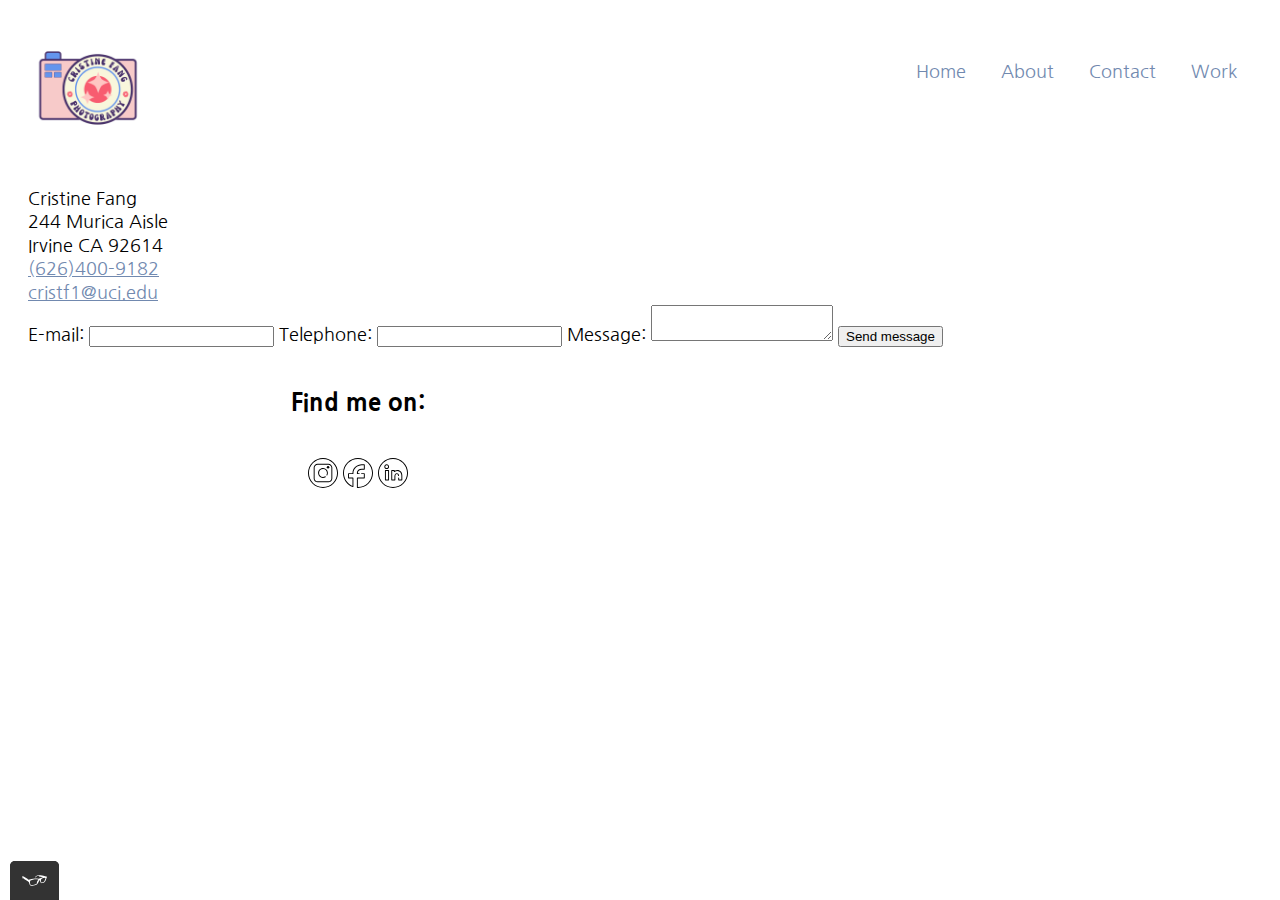
<file: HTML/contact.html>
<!DOCTYPE html>
<html>


<head>
	<title>Cristine's HTML Document</title>
	<link href="https://fonts.googleapis.com/css2?family=Nanum+Gothic:wght@400;700;800&display=swap" rel="stylesheet">
	<link rel="stylesheet" type= "text/css" href="https://necolas.github.io/normalize.css/8.0.1/normalize.css">
	<link rel="shortcut icon" href="img/favicon-32x32.png"/>
	<link rel="stylesheet" type="text/css" href="css/styles.css"/>
</head>

<body>
	<header class="page_header">
		<!--This is for the logo-->
		<img src="img/cristine_logo.png" width="120px" height="120px" alt="Camera Logo" >
		<nav class="page_header_menubar">
			<ul role="menubar" class="navigation-list">
				<li role="presentation">
					<a href="index.html" role="menuitem" class="navigation-list_item">Home</a>
				</li>
				<li role="presentation">
					<a href="about.html" role="menuitem" class="navigation-list_item">About</a>
				</li>
				<li role="presentation">
					<a href="contact.html" role="menuitem" class="navigation-list_item">Contact</a>
				</li>
				<li role="presentation">
					<a href="work.html" role="menuitem" class="navigation-list_item">Work</a>
				</li>
			</ul>
		</nav>
	</header>
	<div>
		Cristine Fang<br>
		244 Murica Aisle<br>
		Irvine CA 92614<br>
		<a href="tel:6264009182"> (626)400-9182 </a><br>
		<a href="mailto:cristft1@uci.edu"> cristf1@uci.edu </a>

		<form action="" method="post" id="contact-form">
	  	<label class="standard-form" for="contact-email">E-mail: </label>
	  	<input type="email" id="contact-email" required>

	  	<label class="standard-form" for="contact-telephone">Telephone: </label>
	  	<input type="tel" id="contact-telephone" pattern="\d{3}[\-]\{d{3}[\-]\d{4}">

	  	<label class="standard-form" for="contact-message">Message: </label>
	  	<textarea id="contact-message" required maxlength="100"></textarea>

	  	<input type="submit" value="Send message">
		</form>

	</div>

	<footer class=page_footer>
		<h2>Find me on:</h2>
		<div class="social_media">
			<img src="img/instagram.svg" width="30px" height="30px" alt=Instagram>
			<img src="img/facebook.svg" width="30px" height="30px"alt=Facebook>
			<img src="img/linkedin.svg" width="30px" height="30px" alt=LinkedIn>
		</div>
	</footer>
<script src="js/tota11y.min.js"></script>
</body>
</html>
</file>
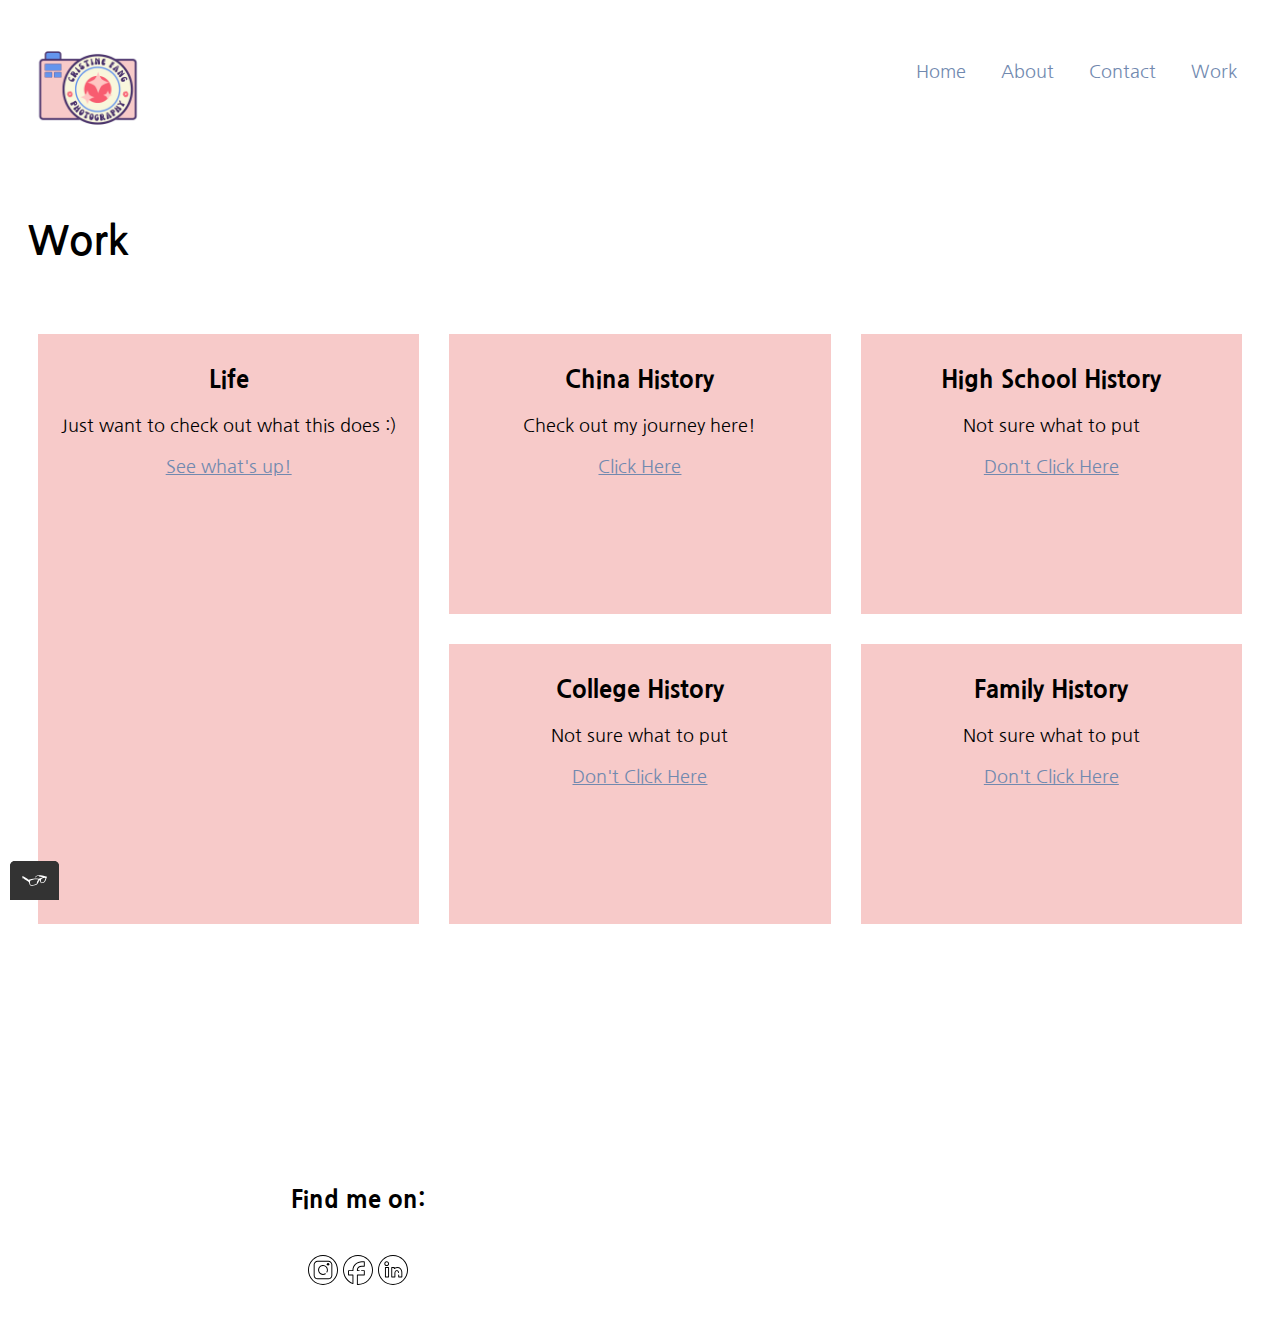
<file: HTML/work.html>
<!DOCTYPE html>
<html>

<head>
	<title>Cristine's HTML Document</title>
	<link href="https://fonts.googleapis.com/css2?family=Nanum+Gothic:wght@400;700;800&display=swap" rel="stylesheet">
	<link rel="stylesheet" type= "text/css" href="https://necolas.github.io/normalize.css/8.0.1/normalize.css">
	<link rel="shortcut icon" href="img/favicon-32x32.png"/>
	<link rel="stylesheet" type="text/css" href="css/styles.css"/>
</head>
<body>
  <!--This is the Header-->
	<header class="page_header">
		<!--This is for the logo-->
	<img src="img/cristine_logo.png" width="120px" height="120px" alt="Camera Logo" >
		<nav class="page_header_menubar">
			<ul role="menubar" class="navigation-list">
				<li role="presentation">
					<a href="index.html" role="menuitem" class="navigation-list_item">Home</a>
				</li>
				<li role="presentation">
					<a href="about.html" role="menuitem" class="navigation-list_item">About</a>
				</li>
				<li role="presentation">
					<a href="contact.html" role="menuitem" class="navigation-list_item">Contact</a>
				</li>
        <li role="presentation">
					<a href="work.html" role="menuitem" class="navigation-list_item">Work</a>
				</li>
			</ul>
		</nav>
	</header>



<!--Main content-->
  <section>
    <div>
      <h1>Work</h1>
    </div>
    <div class=grid>
      <div class=grid_item>
        <h2>Life</h2>
        <p> Just want to check out what this does :) </p>
        <a href="#">See what's up!</a>
      </div>
      <div class=grid_item>
        <h2>China History</h2>
        <p> Check out my journey here!</p>
        <a href="#"> Click Here</a>
      </div>
      <div class=grid_item>
        <h2>High School History</h2>
        <p> Not sure what to put</p>
        <a href="#"> Don't Click Here</a>
      </div>
      <div class=grid_item>
        <h2>College History</h2>
        <p> Not sure what to put</p>
        <a href="#"> Don't Click Here</a>
      </div>
      <div class=grid_item>
        <h2>Family History</h2>
        <p> Not sure what to put</p>
        <a href="#"> Don't Click Here</a>
      </div>
      <!--div class=grid_item>
        <h2>Grid 6</h2>
        <p> Ok let's stop</p>
        <a href="#"> Don't Click Here</a>
      </div>
      <div class=grid_item>
        <h2>Grid 7</h2>
        <p> Ok let's stop</p>
        <a href="#"> Don't Click Here</a>
      </div>
      <div class=grid_item>
        <h2>Grid 8</h2>
        <p> Ok let's stop</p>
        <a href="#"> Don't Click Here</a>
      </div>
      <div class=grid_item>
        <h2>Grid 9</h2>
        <p> Ok let's stop</p>
        <a href="#"> Don't Click Here</a>
      </div-->
    </div>
  </section>



	<!--This is the Footer-->
	<footer class=page_footer>
		<h2>Find me on:</h2>
		<div class="social_media">
			<img src="img/instagram.svg" width="30px" height="30px" alt=Instagram>
			<img src="img/facebook.svg" width="30px" height="30px"alt=Facebook>
			<img src="img/linkedin.svg" width="30px" height="30px" alt=LinkedIn>
		</div>
	</footer>
<script src="js/tota11y.min.js"></script>
</body>
</html>
</file>
<file: css/style.production.css>
/*
* Prefixed by https://autoprefixer.github.io
* PostCSS: v8.4.14,
* Autoprefixer: v10.4.7
* Browsers: last 4 version
*/


*{
   -webkit-box-sizing: border-box;
           box-sizing: border-box;
 }


body {
  font-family: 'Nanum Gothic', sans-serif;
  font-weight: 400;
  font-size: 18px;
  line-height: 1.3;}



h1 {
  font-size: 30px;
  font-weight: 700;
}

h2 {
  font-size: 24px;
  font-weight: 800;
}

.navigation-list_item{
  text-decoration: none;
  color: #7189af
}

a {
  color: #7189af;
}
a:visited {
  color: #05676e;
}

a:hover {
  text-decoration: none;
  color: #f7cac9
}

a:focus {
  text-decoration: none;
  color: #f7cac9
}
a:active {
  color: #6495ed;
}




/* Header Items*/

.page_header{
  position: static;
  display:-webkit-box;
  display:-ms-flexbox;
  display:flex;
  width:200;
  padding:20px;
  border: 10px;
  border-bottom: 2px black;
}

.page_header_menubar{
  -webkit-box-flex: 0;
      -ms-flex: 0 1 200px;
          flex: 0 1 200px
}

.page_header_menubar:last-child{
  -webkit-box-flex: 1;
      -ms-flex-positive: 1;
          flex-grow: 1;
  text-align: right;
}

.navigation-list {
  list-style-type: none;
}

.navigation-list li{
  display: inline-block;
  margin: 15px

}


/* Main Content */


button {
  /* overwrites browser defaults and resets the border */
  border: none;
  /* takes the font from the outer container */
  font-family: inherit;
  /* styles the background color, font color, and text decoration (underline, etc.) of the button */
  background-color: #f7cac9;
  color: white;
  text-decoration: none;
  /*adds spacing to the button (this will be discussed more in-depth later) */
  padding: 10px;
  border-radius: 3px;
  /* gives the button a bottom border with a width of 2px, a type of solid, and a color in RGBA format */
  border-bottom: 2px solid #fdc5c3;}

  button:hover, button:focus {
    cursor:pointer;
    opacity:0.5;

  -webkit-transition-duration: 0.2s;

       -o-transition-duration: 0.2s;

          transition-duration: 0.2s;
  }

  .button__secondary {
    background-color: #91a8d0;
    color: white;
    border-bottom:#6081bb
  }

div{
  padding: 10px;
  margin: 10px
}


.self_portrait {
  float: left;
  width: 210px;
  height: auto;
  margin-right: 40px;
  border-radius: 50%;
}


.profile{
  max-width: 700px;
  margin: 0, auto;
}

.proile_text{
  -webkit-box-flex:undefined;
      -ms-flex:;
          flex:
}

.manual_table{
  text-align: center;
}

td,tr{
  padding: 10px;
  margin: 10px;
  text-align: center;
}

.grid{
  display:-ms-grid;
  display:grid;
  -ms-grid-columns: 1fr 10px 1fr 10px 1fr;
  grid-template-columns: 1fr 1fr 1fr;
  -ms-grid-rows: 300px 10px 300px 10px 200px;
  grid-template-rows: 300px 300px 200px;
  grid-gap: 10px
}

.grid > *:nth-child(1){
   -ms-grid-row: 1;
   -ms-grid-column: 1
}

.grid > *:nth-child(2){
   -ms-grid-row: 1;
   -ms-grid-column: 3
}

.grid > *:nth-child(3){
   -ms-grid-row: 1;
   -ms-grid-column: 5
}

.grid > *:nth-child(4){
   -ms-grid-row: 3;
   -ms-grid-column: 1
}

.grid > *:nth-child(5){
   -ms-grid-row: 3;
   -ms-grid-column: 3
}

.grid > *:nth-child(6){
   -ms-grid-row: 3;
   -ms-grid-column: 5
}

.grid > *:nth-child(7){
   -ms-grid-row: 5;
   -ms-grid-column: 1
}

.grid > *:nth-child(8){
   -ms-grid-row: 5;
   -ms-grid-column: 3
}

.grid > *:nth-child(9){
   -ms-grid-row: 5;
   -ms-grid-column: 5
}

.grid_item{
  background-color: #f7cac9;
  text-align: center;
}

.grid_item:first-child {
  -ms-grid-column: 1;
      grid-column-start: 1;
  -ms-grid-column-span: 0;
  grid-column-end: 1;
  -ms-grid-row: 1;
      grid-row-start: 1;
  -ms-grid-row-span: 2;
  grid-row-end: 3;
}
/* Footer Items*/


.page_footer{
  clear:both;
  max-width: 700px;
  margin: 0, auto;
  display:-webkit-box;
  display:-ms-flexbox;
  display:flex;
  -webkit-box-orient:vertical;
  -webkit-box-direction:normal;
      -ms-flex-direction:column;
          flex-direction:column;
  text-align:center;
}


@media all and (min-width:0px) and (max-width: 750px){
    .grid{
      grid-gap: 10px;
    }
  }
@media all and (max-width: 500px){
      .grid{
        -ms-grid-columns: 1fr;
        grid-template-columns: 1fr;
      }
    }
@media all and (min-width: 500px) and (max-width: 750px){
    .grid {
      -ms-grid-columns: 1fr 10px 1fr;
      grid-template-columns: 1fr 1fr;
    }
  }
@media all and (max-width: 750px){
      .grid {
        -ms-grid-columns: 1fr 10px 1fr;
        grid-template-columns: 1fr 1fr;
      }
      .grid_item:first-child {
        grid-column: auto/auto;
        grid-row: auto/auto;
    }
  }

    h1{
      font-size: 40px;
      }


/* sun animation*/

@-webkit-keyframes color-change{
  from {
    fill: #edc655;
  }
  to {
    fill: #f76414;
  }
}

@keyframes color-change{
  from {
    fill: #edc655;
  }
  to {
    fill: #f76414;
  }
}

.sun{
  -webkit-animation: 4s color-change infinite alternate linear;
          animation: 4s color-change infinite alternate linear;
}

/*cloud animation*/

@-webkit-keyframes cloud-move{
  from{
    -webkit-transform: translate(50px, 100px);
            transform: translate(50px, 100px);
  }
  to{
    -webkit-transform: translate(450px, 100px);
            transform: translate(450px, 100px);
  }
}

@keyframes cloud-move{
  from{
    -webkit-transform: translate(50px, 100px);
            transform: translate(50px, 100px);
  }
  to{
    -webkit-transform: translate(450px, 100px);
            transform: translate(450px, 100px);
  }
}

.cloud-front{
  -webkit-animation-duration: 30s;
          animation-duration: 30s;
  -webkit-animation-name: cloud-move;
          animation-name: cloud-move;
  -webkit-animation-iteration-count: infinite;
          animation-iteration-count: infinite;
  -webkit-animation-direction: alternate;
          animation-direction: alternate;
  -webkit-animation-timing-function: linear;
          animation-timing-function: linear;
}


@-webkit-keyframes cloud-reverse{
  from{
    -webkit-transform: translate(446px, 50px);
            transform: translate(446px, 50px);
  }
  to{
    -webkit-transform: translate(40px, 50px);
            transform: translate(40px, 50px);
  }
}


@keyframes cloud-reverse{
  from{
    -webkit-transform: translate(446px, 50px);
            transform: translate(446px, 50px);
  }
  to{
    -webkit-transform: translate(40px, 50px);
            transform: translate(40px, 50px);
  }
}



.cloud-back{
  -webkit-animation-duration: 20s;
          animation-duration: 20s;
  -webkit-animation-name: cloud-reverse;
          animation-name: cloud-reverse;
  -webkit-animation-iteration-count: infinite;
          animation-iteration-count: infinite;
  -webkit-animation-direction: alternate;
          animation-direction: alternate;
  -webkit-animation-timing-function: linear;
          animation-timing-function: linear;
}
</file>
<file: HTML/css/styles.css>
:root {
  --primary-color:#91a8d0;
  --secondary-color:#f7cac9;
}

 *{
   box-sizing: border-box;
 }


body {
  font-family: 'Nanum Gothic', sans-serif;
  font-weight: 400;
  font-size: 18px;
  line-height: 1.3;}



h1 {
  font-size: 30px;
  font-weight: 700;
}

h2 {
  font-size: 24px;
  font-weight: 800;
}

.navigation-list_item{
  text-decoration: none;
  color: #7189af
}

a {
  color: #7189af;
}
a:visited {
  color: #05676e;
}

a:hover, a:focus {
  text-decoration: none;
  color: var(--secondary-color)
}
a:active {
  color: #6495ed;
}




/* Header Items*/

.page_header{
  position: static;
  display:flex;
  width:200;
  padding:20px;
  border: 10px;
  border-bottom: 2px black;
}

.page_header_menubar{
  flex: 0 1 200px
}

.page_header_menubar:last-child{
  flex-grow: 1;
  text-align: right;
}

.navigation-list {
  list-style-type: none;
}

.navigation-list li{
  display: inline-block;
  margin: 15px

}


/* Main Content */


button {
  /* overwrites browser defaults and resets the border */
  border: none;
  /* takes the font from the outer container */
  font-family: inherit;
  /* styles the background color, font color, and text decoration (underline, etc.) of the button */
  background-color: var(--secondary-color);
  color: white;
  text-decoration: none;
  /*adds spacing to the button (this will be discussed more in-depth later) */
  padding: 10px;
  border-radius: 3px;
  /* gives the button a bottom border with a width of 2px, a type of solid, and a color in RGBA format */
  border-bottom: 2px solid #fdc5c3;}

  button:hover, button:focus {
    cursor:pointer;
    opacity:0.5;

  transition-duration: 0.2s;
  }

  .button__secondary {
    background-color: var(--primary-color);
    color: white;
    border-bottom:#6081bb
  }

div{
  padding: 10px;
  margin: 10px
}


.self_portrait {
  float: left;
  width: 210px;
  height: auto;
  margin-right: 40px;
  border-radius: 50%;
}


.profile{
  max-width: 700px;
  margin: 0, auto;
}

.proile_text{
  flex:
}

.manual_table{
  text-align: center;
}

td,tr{
  padding: 10px;
  margin: 10px;
  text-align: center;
}

.grid{
  display:grid;
  grid-template-columns: 1fr 1fr 1fr;
  grid-template-rows: 300px 300px 200px;
  grid-gap: 10px
}

.grid_item{
  background-color: var(--secondary-color);
  text-align: center;
}

.grid_item:first-child {
  grid-column-start: 1;
  grid-column-end: 1;
  grid-row-start: 1;
  grid-row-end: 3;
}
/* Footer Items*/


.page_footer{
  clear:both;
  max-width: 700px;
  margin: 0, auto;
  display:flex;
  flex-direction:column;
  text-align:center;
}


@media all and (min-width:0px) and (max-width: 750px){
    .grid{
      grid-gap: 10px;
    }
  }
@media all and (max-width: 500px){
      .grid{
        grid-template-columns: 1fr;
      }
    }
@media all and (min-width: 500px) and (max-width: 750px){
    .grid {
      grid-template-columns: 1fr 1fr;
    }
  }
@media all and (max-width: 750px){
      .grid {
        grid-template-columns: 1fr 1fr;
      }
      .grid_item:first-child {
        grid-column: auto/auto;
        grid-row: auto/auto;
    }
  }

    h1{
      font-size: 40px;
      }


/* sun animation*/

@keyframes color-change{
  from {
    fill: #edc655;
  }
  to {
    fill: #f76414;
  }
}

.sun{
  animation: 4s color-change infinite alternate linear;
}

/*cloud animation*/

@keyframes cloud-move{
  from{
    transform: translate(50px, 100px);
  }
  to{
    transform: translate(450px, 100px);
  }
}

.cloud-front{
  animation-duration: 30s;
  animation-name: cloud-move;
  animation-iteration-count: infinite;
  animation-direction: alternate;
  animation-timing-function: linear;
}


@keyframes cloud-reverse{
  from{
    transform: translate(446px, 50px);
  }
  to{
    transform: translate(40px, 50px);
  }
}



.cloud-back{
  animation-duration: 20s;
  animation-name: cloud-reverse;
  animation-iteration-count: infinite;
  animation-direction: alternate;
  animation-timing-function: linear;
}
</file>
